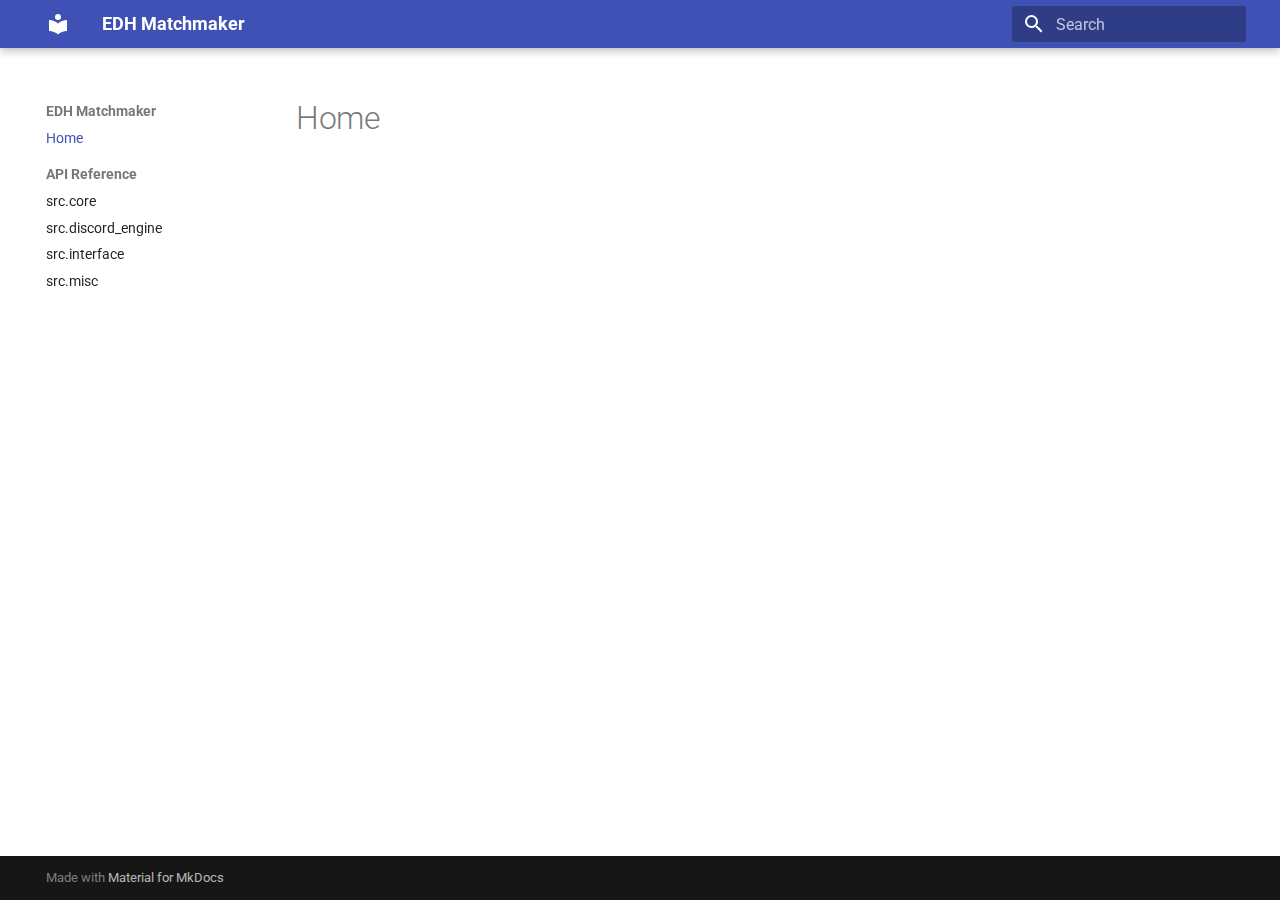
<file: site/index.html>
<!doctype html>
<html lang="en" class="no-js">
  <head>
    
      <meta charset="utf-8">
      <meta name="viewport" content="width=device-width,initial-scale=1">
      
        <meta name="description" content="Matchmaking for EDH game">
      
      
      
        <link rel="canonical" href="https://even.github.io/EDH_matchmaker/">
      
      
      
        <link rel="next" href="src/core/">
      
      
        
      
      
      <link rel="icon" href="assets/images/favicon.png">
      <meta name="generator" content="mkdocs-1.6.1, mkdocs-material-9.7.1">
    
    
      
        <title>EDH Matchmaker</title>
      
    
    
      <link rel="stylesheet" href="assets/stylesheets/main.484c7ddc.min.css">
      
      


    
    
      
    
    
      
        
        
        <link rel="preconnect" href="https://fonts.gstatic.com" crossorigin>
        <link rel="stylesheet" href="https://fonts.googleapis.com/css?family=Roboto:300,300i,400,400i,700,700i%7CRoboto+Mono:400,400i,700,700i&display=fallback">
        <style>:root{--md-text-font:"Roboto";--md-code-font:"Roboto Mono"}</style>
      
    
    
      <link rel="stylesheet" href="assets/_mkdocstrings.css">
    
    <script>__md_scope=new URL(".",location),__md_hash=e=>[...e].reduce(((e,_)=>(e<<5)-e+_.charCodeAt(0)),0),__md_get=(e,_=localStorage,t=__md_scope)=>JSON.parse(_.getItem(t.pathname+"."+e)),__md_set=(e,_,t=localStorage,a=__md_scope)=>{try{t.setItem(a.pathname+"."+e,JSON.stringify(_))}catch(e){}}</script>
    
      

    
    
  </head>
  
  
    <body dir="ltr">
  
    
    <input class="md-toggle" data-md-toggle="drawer" type="checkbox" id="__drawer" autocomplete="off">
    <input class="md-toggle" data-md-toggle="search" type="checkbox" id="__search" autocomplete="off">
    <label class="md-overlay" for="__drawer"></label>
    <div data-md-component="skip">
      
    </div>
    <div data-md-component="announce">
      
    </div>
    
    
      

  

<header class="md-header md-header--shadow" data-md-component="header">
  <nav class="md-header__inner md-grid" aria-label="Header">
    <a href="." title="EDH Matchmaker" class="md-header__button md-logo" aria-label="EDH Matchmaker" data-md-component="logo">
      
  
  <svg xmlns="http://www.w3.org/2000/svg" viewBox="0 0 24 24"><path d="M12 8a3 3 0 0 0 3-3 3 3 0 0 0-3-3 3 3 0 0 0-3 3 3 3 0 0 0 3 3m0 3.54C9.64 9.35 6.5 8 3 8v11c3.5 0 6.64 1.35 9 3.54 2.36-2.19 5.5-3.54 9-3.54V8c-3.5 0-6.64 1.35-9 3.54"/></svg>

    </a>
    <label class="md-header__button md-icon" for="__drawer">
      
      <svg xmlns="http://www.w3.org/2000/svg" viewBox="0 0 24 24"><path d="M3 6h18v2H3zm0 5h18v2H3zm0 5h18v2H3z"/></svg>
    </label>
    <div class="md-header__title" data-md-component="header-title">
      <div class="md-header__ellipsis">
        <div class="md-header__topic">
          <span class="md-ellipsis">
            EDH Matchmaker
          </span>
        </div>
        <div class="md-header__topic" data-md-component="header-topic">
          <span class="md-ellipsis">
            
              Home
            
          </span>
        </div>
      </div>
    </div>
    
    
      <script>var palette=__md_get("__palette");if(palette&&palette.color){if("(prefers-color-scheme)"===palette.color.media){var media=matchMedia("(prefers-color-scheme: light)"),input=document.querySelector(media.matches?"[data-md-color-media='(prefers-color-scheme: light)']":"[data-md-color-media='(prefers-color-scheme: dark)']");palette.color.media=input.getAttribute("data-md-color-media"),palette.color.scheme=input.getAttribute("data-md-color-scheme"),palette.color.primary=input.getAttribute("data-md-color-primary"),palette.color.accent=input.getAttribute("data-md-color-accent")}for(var[key,value]of Object.entries(palette.color))document.body.setAttribute("data-md-color-"+key,value)}</script>
    
    
    
      
      
        <label class="md-header__button md-icon" for="__search">
          
          <svg xmlns="http://www.w3.org/2000/svg" viewBox="0 0 24 24"><path d="M9.5 3A6.5 6.5 0 0 1 16 9.5c0 1.61-.59 3.09-1.56 4.23l.27.27h.79l5 5-1.5 1.5-5-5v-.79l-.27-.27A6.52 6.52 0 0 1 9.5 16 6.5 6.5 0 0 1 3 9.5 6.5 6.5 0 0 1 9.5 3m0 2C7 5 5 7 5 9.5S7 14 9.5 14 14 12 14 9.5 12 5 9.5 5"/></svg>
        </label>
        <div class="md-search" data-md-component="search" role="dialog">
  <label class="md-search__overlay" for="__search"></label>
  <div class="md-search__inner" role="search">
    <form class="md-search__form" name="search">
      <input type="text" class="md-search__input" name="query" aria-label="Search" placeholder="Search" autocapitalize="off" autocorrect="off" autocomplete="off" spellcheck="false" data-md-component="search-query" required>
      <label class="md-search__icon md-icon" for="__search">
        
        <svg xmlns="http://www.w3.org/2000/svg" viewBox="0 0 24 24"><path d="M9.5 3A6.5 6.5 0 0 1 16 9.5c0 1.61-.59 3.09-1.56 4.23l.27.27h.79l5 5-1.5 1.5-5-5v-.79l-.27-.27A6.52 6.52 0 0 1 9.5 16 6.5 6.5 0 0 1 3 9.5 6.5 6.5 0 0 1 9.5 3m0 2C7 5 5 7 5 9.5S7 14 9.5 14 14 12 14 9.5 12 5 9.5 5"/></svg>
        
        <svg xmlns="http://www.w3.org/2000/svg" viewBox="0 0 24 24"><path d="M20 11v2H8l5.5 5.5-1.42 1.42L4.16 12l7.92-7.92L13.5 5.5 8 11z"/></svg>
      </label>
      <nav class="md-search__options" aria-label="Search">
        
        <button type="reset" class="md-search__icon md-icon" title="Clear" aria-label="Clear" tabindex="-1">
          
          <svg xmlns="http://www.w3.org/2000/svg" viewBox="0 0 24 24"><path d="M19 6.41 17.59 5 12 10.59 6.41 5 5 6.41 10.59 12 5 17.59 6.41 19 12 13.41 17.59 19 19 17.59 13.41 12z"/></svg>
        </button>
      </nav>
      
    </form>
    <div class="md-search__output">
      <div class="md-search__scrollwrap" tabindex="0" data-md-scrollfix>
        <div class="md-search-result" data-md-component="search-result">
          <div class="md-search-result__meta">
            Initializing search
          </div>
          <ol class="md-search-result__list" role="presentation"></ol>
        </div>
      </div>
    </div>
  </div>
</div>
      
    
    
  </nav>
  
</header>
    
    <div class="md-container" data-md-component="container">
      
      
        
          
        
      
      <main class="md-main" data-md-component="main">
        <div class="md-main__inner md-grid">
          
            
              
              <div class="md-sidebar md-sidebar--primary" data-md-component="sidebar" data-md-type="navigation" >
                <div class="md-sidebar__scrollwrap">
                  <div class="md-sidebar__inner">
                    



<nav class="md-nav md-nav--primary" aria-label="Navigation" data-md-level="0">
  <label class="md-nav__title" for="__drawer">
    <a href="." title="EDH Matchmaker" class="md-nav__button md-logo" aria-label="EDH Matchmaker" data-md-component="logo">
      
  
  <svg xmlns="http://www.w3.org/2000/svg" viewBox="0 0 24 24"><path d="M12 8a3 3 0 0 0 3-3 3 3 0 0 0-3-3 3 3 0 0 0-3 3 3 3 0 0 0 3 3m0 3.54C9.64 9.35 6.5 8 3 8v11c3.5 0 6.64 1.35 9 3.54 2.36-2.19 5.5-3.54 9-3.54V8c-3.5 0-6.64 1.35-9 3.54"/></svg>

    </a>
    EDH Matchmaker
  </label>
  
  <ul class="md-nav__list" data-md-scrollfix>
    
      
      
  
  
    
  
  
  
    <li class="md-nav__item md-nav__item--active">
      
      <input class="md-nav__toggle md-toggle" type="checkbox" id="__toc">
      
      
      
      <a href="." class="md-nav__link md-nav__link--active">
        
  
  
  <span class="md-ellipsis">
    
  
    Home
  

    
  </span>
  
  

      </a>
      
    </li>
  

    
      
      
  
  
  
  
    
    
    
    
      
        
        
      
    
    
    <li class="md-nav__item md-nav__item--section md-nav__item--nested">
      
        
        
        <input class="md-nav__toggle md-toggle " type="checkbox" id="__nav_2" >
        
          
          <label class="md-nav__link" for="__nav_2" id="__nav_2_label" tabindex="">
            
  
  
  <span class="md-ellipsis">
    
  
    API Reference
  

    
  </span>
  
  

            <span class="md-nav__icon md-icon"></span>
          </label>
        
        <nav class="md-nav" data-md-level="1" aria-labelledby="__nav_2_label" aria-expanded="false">
          <label class="md-nav__title" for="__nav_2">
            <span class="md-nav__icon md-icon"></span>
            
  
    API Reference
  

          </label>
          <ul class="md-nav__list" data-md-scrollfix>
            
              
                
  
  
  
  
    <li class="md-nav__item">
      <a href="src/core/" class="md-nav__link">
        
  
  
  <span class="md-ellipsis">
    
  
    src.core
  

    
  </span>
  
  

      </a>
    </li>
  

              
            
              
                
  
  
  
  
    <li class="md-nav__item">
      <a href="src/discord_engine/" class="md-nav__link">
        
  
  
  <span class="md-ellipsis">
    
  
    src.discord_engine
  

    
  </span>
  
  

      </a>
    </li>
  

              
            
              
                
  
  
  
  
    <li class="md-nav__item">
      <a href="src/interface/" class="md-nav__link">
        
  
  
  <span class="md-ellipsis">
    
  
    src.interface
  

    
  </span>
  
  

      </a>
    </li>
  

              
            
              
                
  
  
  
  
    <li class="md-nav__item">
      <a href="src/misc/" class="md-nav__link">
        
  
  
  <span class="md-ellipsis">
    
  
    src.misc
  

    
  </span>
  
  

      </a>
    </li>
  

              
            
          </ul>
        </nav>
      
    </li>
  

    
  </ul>
</nav>
                  </div>
                </div>
              </div>
            
            
              
              <div class="md-sidebar md-sidebar--secondary" data-md-component="sidebar" data-md-type="toc" >
                <div class="md-sidebar__scrollwrap">
                  <div class="md-sidebar__inner">
                    

<nav class="md-nav md-nav--secondary" aria-label="Table of contents">
  
  
  
  
</nav>
                  </div>
                </div>
              </div>
            
          
          
            <div class="md-content" data-md-component="content">
              
              <article class="md-content__inner md-typeset">
                
                  



  <h1>Home</h1>














                
              </article>
            </div>
          
          
<script>var target=document.getElementById(location.hash.slice(1));target&&target.name&&(target.checked=target.name.startsWith("__tabbed_"))</script>
        </div>
        
          <button type="button" class="md-top md-icon" data-md-component="top" hidden>
  
  <svg xmlns="http://www.w3.org/2000/svg" viewBox="0 0 24 24"><path d="M13 20h-2V8l-5.5 5.5-1.42-1.42L12 4.16l7.92 7.92-1.42 1.42L13 8z"/></svg>
  Back to top
</button>
        
      </main>
      
        <footer class="md-footer">
  
  <div class="md-footer-meta md-typeset">
    <div class="md-footer-meta__inner md-grid">
      <div class="md-copyright">
  
  
    Made with
    <a href="https://squidfunk.github.io/mkdocs-material/" target="_blank" rel="noopener">
      Material for MkDocs
    </a>
  
</div>
      
    </div>
  </div>
</footer>
      
    </div>
    <div class="md-dialog" data-md-component="dialog">
      <div class="md-dialog__inner md-typeset"></div>
    </div>
    
    
    
      
      
      <script id="__config" type="application/json">{"annotate": null, "base": ".", "features": ["navigation.instant", "navigation.sections", "navigation.top", "content.code.copy"], "search": "assets/javascripts/workers/search.2c215733.min.js", "tags": null, "translations": {"clipboard.copied": "Copied to clipboard", "clipboard.copy": "Copy to clipboard", "search.result.more.one": "1 more on this page", "search.result.more.other": "# more on this page", "search.result.none": "No matching documents", "search.result.one": "1 matching document", "search.result.other": "# matching documents", "search.result.placeholder": "Type to start searching", "search.result.term.missing": "Missing", "select.version": "Select version"}, "version": null}</script>
    
    
      <script src="assets/javascripts/bundle.79ae519e.min.js"></script>
      
    
  </body>
</html>
</file>
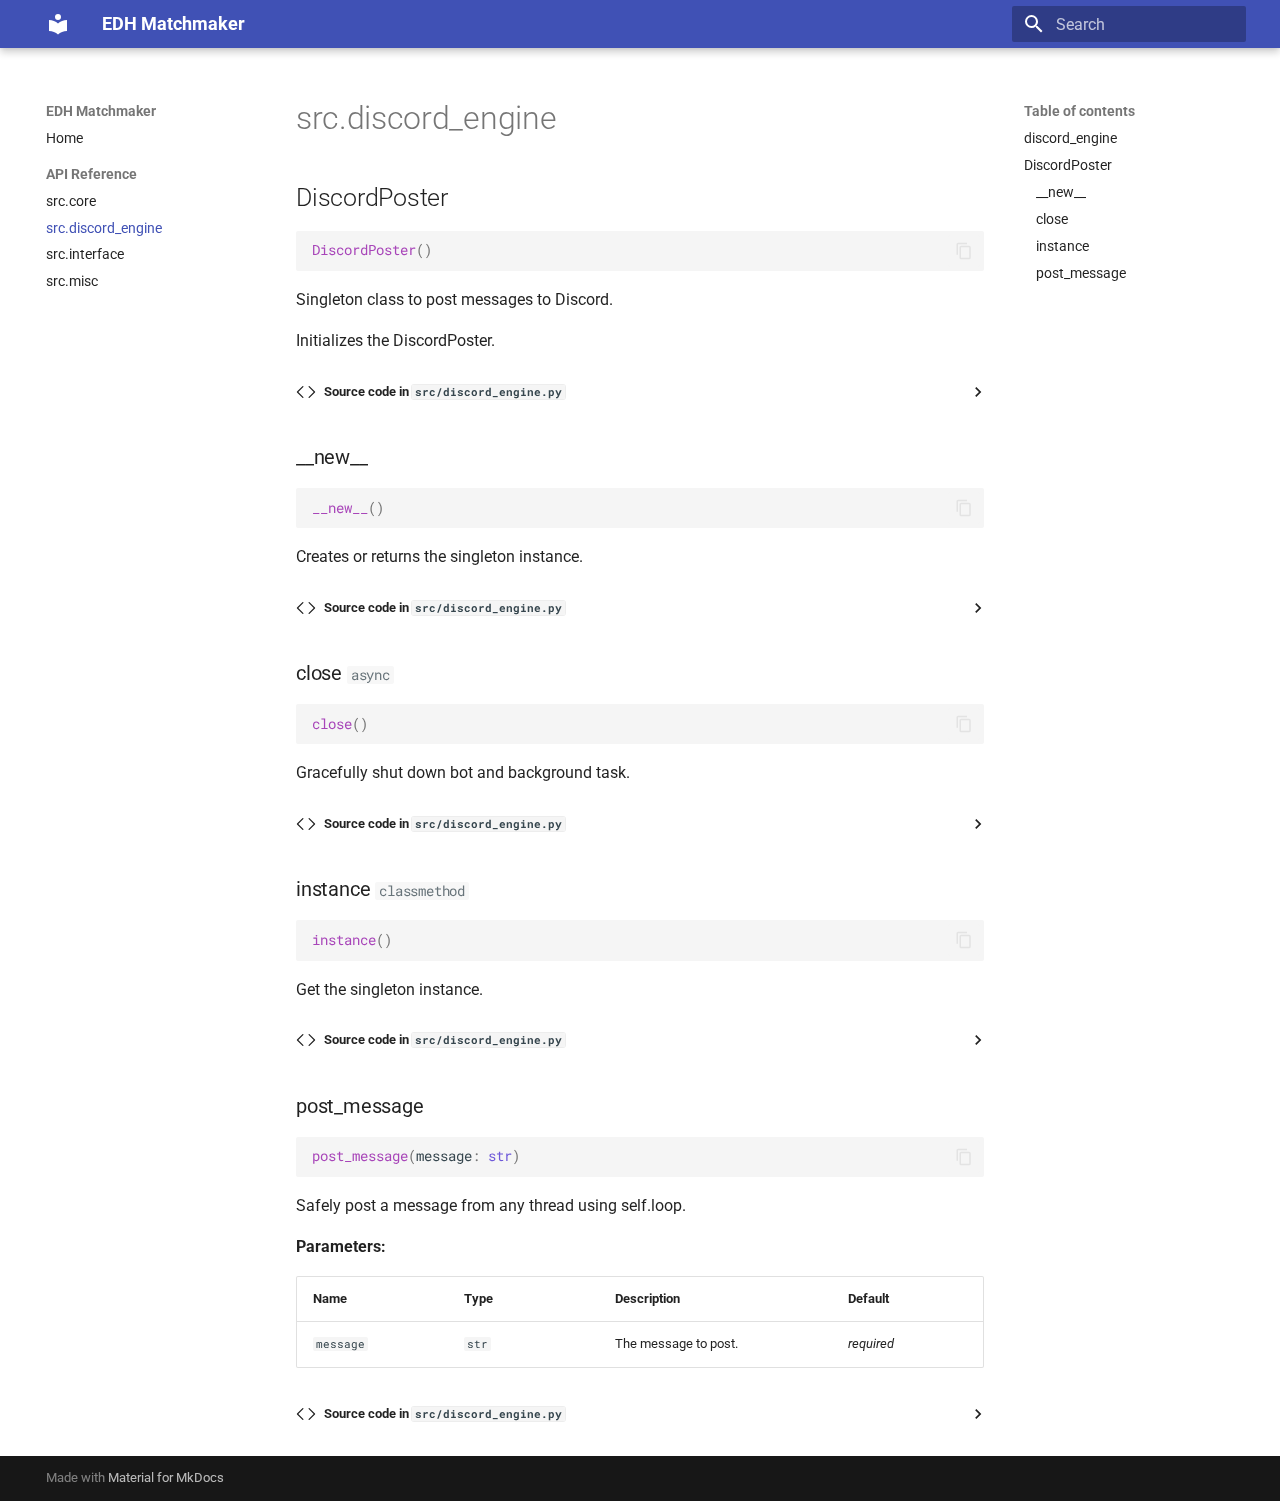
<file: src/discord_engine/index.html>
<!doctype html>
<html lang="en" class="no-js">
  <head>
    
      <meta charset="utf-8">
      <meta name="viewport" content="width=device-width,initial-scale=1">
      
        <meta name="description" content="Matchmaking for EDH game">
      
      
      
        <link rel="canonical" href="https://even.github.io/EDH_matchmaker/src/discord_engine/">
      
      
        <link rel="prev" href="../core/">
      
      
        <link rel="next" href="../interface/">
      
      
        
      
      
      <link rel="icon" href="../../assets/images/favicon.png">
      <meta name="generator" content="mkdocs-1.6.1, mkdocs-material-9.7.3">
    
    
      
        <title>src.discord_engine - EDH Matchmaker</title>
      
    
    
      <link rel="stylesheet" href="../../assets/stylesheets/main.484c7ddc.min.css">
      
      


    
    
      
    
    
      
        
        
        <link rel="preconnect" href="https://fonts.gstatic.com" crossorigin>
        <link rel="stylesheet" href="https://fonts.googleapis.com/css?family=Roboto:300,300i,400,400i,700,700i%7CRoboto+Mono:400,400i,700,700i&display=fallback">
        <style>:root{--md-text-font:"Roboto";--md-code-font:"Roboto Mono"}</style>
      
    
    
      <link rel="stylesheet" href="../../assets/_mkdocstrings.css">
    
    <script>__md_scope=new URL("../..",location),__md_hash=e=>[...e].reduce(((e,_)=>(e<<5)-e+_.charCodeAt(0)),0),__md_get=(e,_=localStorage,t=__md_scope)=>JSON.parse(_.getItem(t.pathname+"."+e)),__md_set=(e,_,t=localStorage,a=__md_scope)=>{try{t.setItem(a.pathname+"."+e,JSON.stringify(_))}catch(e){}}</script>
    
      

    
    
  </head>
  
  
    <body dir="ltr">
  
    
    <input class="md-toggle" data-md-toggle="drawer" type="checkbox" id="__drawer" autocomplete="off">
    <input class="md-toggle" data-md-toggle="search" type="checkbox" id="__search" autocomplete="off">
    <label class="md-overlay" for="__drawer"></label>
    <div data-md-component="skip">
      
        
        <a href="#src.discord_engine" class="md-skip">
          Skip to content
        </a>
      
    </div>
    <div data-md-component="announce">
      
    </div>
    
    
      

  

<header class="md-header md-header--shadow" data-md-component="header">
  <nav class="md-header__inner md-grid" aria-label="Header">
    <a href="../.." title="EDH Matchmaker" class="md-header__button md-logo" aria-label="EDH Matchmaker" data-md-component="logo">
      
  
  <svg xmlns="http://www.w3.org/2000/svg" viewBox="0 0 24 24"><path d="M12 8a3 3 0 0 0 3-3 3 3 0 0 0-3-3 3 3 0 0 0-3 3 3 3 0 0 0 3 3m0 3.54C9.64 9.35 6.5 8 3 8v11c3.5 0 6.64 1.35 9 3.54 2.36-2.19 5.5-3.54 9-3.54V8c-3.5 0-6.64 1.35-9 3.54"/></svg>

    </a>
    <label class="md-header__button md-icon" for="__drawer">
      
      <svg xmlns="http://www.w3.org/2000/svg" viewBox="0 0 24 24"><path d="M3 6h18v2H3zm0 5h18v2H3zm0 5h18v2H3z"/></svg>
    </label>
    <div class="md-header__title" data-md-component="header-title">
      <div class="md-header__ellipsis">
        <div class="md-header__topic">
          <span class="md-ellipsis">
            EDH Matchmaker
          </span>
        </div>
        <div class="md-header__topic" data-md-component="header-topic">
          <span class="md-ellipsis">
            
              src.discord_engine
            
          </span>
        </div>
      </div>
    </div>
    
    
      <script>var palette=__md_get("__palette");if(palette&&palette.color){if("(prefers-color-scheme)"===palette.color.media){var media=matchMedia("(prefers-color-scheme: light)"),input=document.querySelector(media.matches?"[data-md-color-media='(prefers-color-scheme: light)']":"[data-md-color-media='(prefers-color-scheme: dark)']");palette.color.media=input.getAttribute("data-md-color-media"),palette.color.scheme=input.getAttribute("data-md-color-scheme"),palette.color.primary=input.getAttribute("data-md-color-primary"),palette.color.accent=input.getAttribute("data-md-color-accent")}for(var[key,value]of Object.entries(palette.color))document.body.setAttribute("data-md-color-"+key,value)}</script>
    
    
    
      
      
        <label class="md-header__button md-icon" for="__search">
          
          <svg xmlns="http://www.w3.org/2000/svg" viewBox="0 0 24 24"><path d="M9.5 3A6.5 6.5 0 0 1 16 9.5c0 1.61-.59 3.09-1.56 4.23l.27.27h.79l5 5-1.5 1.5-5-5v-.79l-.27-.27A6.52 6.52 0 0 1 9.5 16 6.5 6.5 0 0 1 3 9.5 6.5 6.5 0 0 1 9.5 3m0 2C7 5 5 7 5 9.5S7 14 9.5 14 14 12 14 9.5 12 5 9.5 5"/></svg>
        </label>
        <div class="md-search" data-md-component="search" role="dialog">
  <label class="md-search__overlay" for="__search"></label>
  <div class="md-search__inner" role="search">
    <form class="md-search__form" name="search">
      <input type="text" class="md-search__input" name="query" aria-label="Search" placeholder="Search" autocapitalize="off" autocorrect="off" autocomplete="off" spellcheck="false" data-md-component="search-query" required>
      <label class="md-search__icon md-icon" for="__search">
        
        <svg xmlns="http://www.w3.org/2000/svg" viewBox="0 0 24 24"><path d="M9.5 3A6.5 6.5 0 0 1 16 9.5c0 1.61-.59 3.09-1.56 4.23l.27.27h.79l5 5-1.5 1.5-5-5v-.79l-.27-.27A6.52 6.52 0 0 1 9.5 16 6.5 6.5 0 0 1 3 9.5 6.5 6.5 0 0 1 9.5 3m0 2C7 5 5 7 5 9.5S7 14 9.5 14 14 12 14 9.5 12 5 9.5 5"/></svg>
        
        <svg xmlns="http://www.w3.org/2000/svg" viewBox="0 0 24 24"><path d="M20 11v2H8l5.5 5.5-1.42 1.42L4.16 12l7.92-7.92L13.5 5.5 8 11z"/></svg>
      </label>
      <nav class="md-search__options" aria-label="Search">
        
        <button type="reset" class="md-search__icon md-icon" title="Clear" aria-label="Clear" tabindex="-1">
          
          <svg xmlns="http://www.w3.org/2000/svg" viewBox="0 0 24 24"><path d="M19 6.41 17.59 5 12 10.59 6.41 5 5 6.41 10.59 12 5 17.59 6.41 19 12 13.41 17.59 19 19 17.59 13.41 12z"/></svg>
        </button>
      </nav>
      
    </form>
    <div class="md-search__output">
      <div class="md-search__scrollwrap" tabindex="0" data-md-scrollfix>
        <div class="md-search-result" data-md-component="search-result">
          <div class="md-search-result__meta">
            Initializing search
          </div>
          <ol class="md-search-result__list" role="presentation"></ol>
        </div>
      </div>
    </div>
  </div>
</div>
      
    
    
  </nav>
  
</header>
    
    <div class="md-container" data-md-component="container">
      
      
        
          
        
      
      <main class="md-main" data-md-component="main">
        <div class="md-main__inner md-grid">
          
            
              
              <div class="md-sidebar md-sidebar--primary" data-md-component="sidebar" data-md-type="navigation" >
                <div class="md-sidebar__scrollwrap">
                  <div class="md-sidebar__inner">
                    



<nav class="md-nav md-nav--primary" aria-label="Navigation" data-md-level="0">
  <label class="md-nav__title" for="__drawer">
    <a href="../.." title="EDH Matchmaker" class="md-nav__button md-logo" aria-label="EDH Matchmaker" data-md-component="logo">
      
  
  <svg xmlns="http://www.w3.org/2000/svg" viewBox="0 0 24 24"><path d="M12 8a3 3 0 0 0 3-3 3 3 0 0 0-3-3 3 3 0 0 0-3 3 3 3 0 0 0 3 3m0 3.54C9.64 9.35 6.5 8 3 8v11c3.5 0 6.64 1.35 9 3.54 2.36-2.19 5.5-3.54 9-3.54V8c-3.5 0-6.64 1.35-9 3.54"/></svg>

    </a>
    EDH Matchmaker
  </label>
  
  <ul class="md-nav__list" data-md-scrollfix>
    
      
      
  
  
  
  
    <li class="md-nav__item">
      <a href="../.." class="md-nav__link">
        
  
  
  <span class="md-ellipsis">
    
  
    Home
  

    
  </span>
  
  

      </a>
    </li>
  

    
      
      
  
  
    
  
  
  
    
    
    
    
      
        
        
      
    
    
    <li class="md-nav__item md-nav__item--active md-nav__item--section md-nav__item--nested">
      
        
        
        <input class="md-nav__toggle md-toggle " type="checkbox" id="__nav_2" checked>
        
          
          <label class="md-nav__link" for="__nav_2" id="__nav_2_label" tabindex="">
            
  
  
  <span class="md-ellipsis">
    
  
    API Reference
  

    
  </span>
  
  

            <span class="md-nav__icon md-icon"></span>
          </label>
        
        <nav class="md-nav" data-md-level="1" aria-labelledby="__nav_2_label" aria-expanded="true">
          <label class="md-nav__title" for="__nav_2">
            <span class="md-nav__icon md-icon"></span>
            
  
    API Reference
  

          </label>
          <ul class="md-nav__list" data-md-scrollfix>
            
              
                
  
  
  
  
    <li class="md-nav__item">
      <a href="../core/" class="md-nav__link">
        
  
  
  <span class="md-ellipsis">
    
  
    src.core
  

    
  </span>
  
  

      </a>
    </li>
  

              
            
              
                
  
  
    
  
  
  
    <li class="md-nav__item md-nav__item--active">
      
      <input class="md-nav__toggle md-toggle" type="checkbox" id="__toc">
      
      
      
        <label class="md-nav__link md-nav__link--active" for="__toc">
          
  
  
  <span class="md-ellipsis">
    
  
    src.discord_engine
  

    
  </span>
  
  

          <span class="md-nav__icon md-icon"></span>
        </label>
      
      <a href="./" class="md-nav__link md-nav__link--active">
        
  
  
  <span class="md-ellipsis">
    
  
    src.discord_engine
  

    
  </span>
  
  

      </a>
      
        

<nav class="md-nav md-nav--secondary" aria-label="Table of contents">
  
  
  
  
    <label class="md-nav__title" for="__toc">
      <span class="md-nav__icon md-icon"></span>
      Table of contents
    </label>
    <ul class="md-nav__list" data-md-component="toc" data-md-scrollfix>
      
        <li class="md-nav__item">
  <a href="#src.discord_engine" class="md-nav__link">
    <span class="md-ellipsis">
      
        discord_engine
      
    </span>
  </a>
  
</li>
      
        <li class="md-nav__item">
  <a href="#src.discord_engine.DiscordPoster" class="md-nav__link">
    <span class="md-ellipsis">
      
        DiscordPoster
      
    </span>
  </a>
  
    <nav class="md-nav" aria-label="DiscordPoster">
      <ul class="md-nav__list">
        
          <li class="md-nav__item">
  <a href="#src.discord_engine.DiscordPoster.__new__" class="md-nav__link">
    <span class="md-ellipsis">
      
        __new__
      
    </span>
  </a>
  
</li>
        
          <li class="md-nav__item">
  <a href="#src.discord_engine.DiscordPoster.close" class="md-nav__link">
    <span class="md-ellipsis">
      
        close
      
    </span>
  </a>
  
</li>
        
          <li class="md-nav__item">
  <a href="#src.discord_engine.DiscordPoster.instance" class="md-nav__link">
    <span class="md-ellipsis">
      
        instance
      
    </span>
  </a>
  
</li>
        
          <li class="md-nav__item">
  <a href="#src.discord_engine.DiscordPoster.post_message" class="md-nav__link">
    <span class="md-ellipsis">
      
        post_message
      
    </span>
  </a>
  
</li>
        
      </ul>
    </nav>
  
</li>
      
    </ul>
  
</nav>
      
    </li>
  

              
            
              
                
  
  
  
  
    <li class="md-nav__item">
      <a href="../interface/" class="md-nav__link">
        
  
  
  <span class="md-ellipsis">
    
  
    src.interface
  

    
  </span>
  
  

      </a>
    </li>
  

              
            
              
                
  
  
  
  
    <li class="md-nav__item">
      <a href="../misc/" class="md-nav__link">
        
  
  
  <span class="md-ellipsis">
    
  
    src.misc
  

    
  </span>
  
  

      </a>
    </li>
  

              
            
          </ul>
        </nav>
      
    </li>
  

    
  </ul>
</nav>
                  </div>
                </div>
              </div>
            
            
              
              <div class="md-sidebar md-sidebar--secondary" data-md-component="sidebar" data-md-type="toc" >
                <div class="md-sidebar__scrollwrap">
                  <div class="md-sidebar__inner">
                    

<nav class="md-nav md-nav--secondary" aria-label="Table of contents">
  
  
  
  
    <label class="md-nav__title" for="__toc">
      <span class="md-nav__icon md-icon"></span>
      Table of contents
    </label>
    <ul class="md-nav__list" data-md-component="toc" data-md-scrollfix>
      
        <li class="md-nav__item">
  <a href="#src.discord_engine" class="md-nav__link">
    <span class="md-ellipsis">
      
        discord_engine
      
    </span>
  </a>
  
</li>
      
        <li class="md-nav__item">
  <a href="#src.discord_engine.DiscordPoster" class="md-nav__link">
    <span class="md-ellipsis">
      
        DiscordPoster
      
    </span>
  </a>
  
    <nav class="md-nav" aria-label="DiscordPoster">
      <ul class="md-nav__list">
        
          <li class="md-nav__item">
  <a href="#src.discord_engine.DiscordPoster.__new__" class="md-nav__link">
    <span class="md-ellipsis">
      
        __new__
      
    </span>
  </a>
  
</li>
        
          <li class="md-nav__item">
  <a href="#src.discord_engine.DiscordPoster.close" class="md-nav__link">
    <span class="md-ellipsis">
      
        close
      
    </span>
  </a>
  
</li>
        
          <li class="md-nav__item">
  <a href="#src.discord_engine.DiscordPoster.instance" class="md-nav__link">
    <span class="md-ellipsis">
      
        instance
      
    </span>
  </a>
  
</li>
        
          <li class="md-nav__item">
  <a href="#src.discord_engine.DiscordPoster.post_message" class="md-nav__link">
    <span class="md-ellipsis">
      
        post_message
      
    </span>
  </a>
  
</li>
        
      </ul>
    </nav>
  
</li>
      
    </ul>
  
</nav>
                  </div>
                </div>
              </div>
            
          
          
            <div class="md-content" data-md-component="content">
              
              <article class="md-content__inner md-typeset">
                
                  



  <h1>src.discord_engine</h1>

<div class="doc doc-object doc-module">



<a id="src.discord_engine"></a>
    <div class="doc doc-contents first">










<div class="doc doc-children">









<div class="doc doc-object doc-class">



<h2 id="src.discord_engine.DiscordPoster" class="doc doc-heading">
            <span class="doc doc-object-name doc-class-name">DiscordPoster</span>


</h2>
<div class="doc-signature highlight"><pre><span></span><code><span class="nf">DiscordPoster</span><span class="p">()</span>
</code></pre></div>

    <div class="doc doc-contents ">



        <p>Singleton class to post messages to Discord.</p>

        <p>Initializes the DiscordPoster.</p>








                  <details class="mkdocstrings-source">
                    <summary>Source code in <code>src/discord_engine.py</code></summary>
                    <div class="highlight"><table class="highlighttable"><tr><td class="linenos"><div class="linenodiv"><pre><span></span><span class="normal">23</span>
<span class="normal">24</span>
<span class="normal">25</span>
<span class="normal">26</span>
<span class="normal">27</span>
<span class="normal">28</span>
<span class="normal">29</span>
<span class="normal">30</span>
<span class="normal">31</span>
<span class="normal">32</span>
<span class="normal">33</span>
<span class="normal">34</span>
<span class="normal">35</span>
<span class="normal">36</span>
<span class="normal">37</span>
<span class="normal">38</span>
<span class="normal">39</span>
<span class="normal">40</span>
<span class="normal">41</span>
<span class="normal">42</span>
<span class="normal">43</span>
<span class="normal">44</span>
<span class="normal">45</span>
<span class="normal">46</span>
<span class="normal">47</span>
<span class="normal">48</span>
<span class="normal">49</span>
<span class="normal">50</span>
<span class="normal">51</span>
<span class="normal">52</span>
<span class="normal">53</span>
<span class="normal">54</span>
<span class="normal">55</span>
<span class="normal">56</span>
<span class="normal">57</span>
<span class="normal">58</span>
<span class="normal">59</span></pre></div></td><td class="code"><div><pre><span></span><code><span class="k">def</span><span class="w"> </span><span class="fm">__init__</span><span class="p">(</span><span class="bp">self</span><span class="p">):</span>
<span class="w">    </span><span class="sd">&quot;&quot;&quot;Initializes the DiscordPoster.&quot;&quot;&quot;</span>
    <span class="k">if</span> <span class="bp">self</span><span class="o">.</span><span class="n">_initialized</span><span class="p">:</span>
        <span class="k">return</span>

    <span class="bp">self</span><span class="o">.</span><span class="n">token</span><span class="p">:</span> <span class="nb">str</span> <span class="o">=</span> <span class="n">os</span><span class="o">.</span><span class="n">getenv</span><span class="p">(</span><span class="s2">&quot;DISCORD_TOKEN&quot;</span><span class="p">,</span> <span class="s2">&quot;&quot;</span><span class="p">)</span>
    <span class="bp">self</span><span class="o">.</span><span class="n">guild_id</span> <span class="o">=</span> <span class="nb">int</span><span class="p">(</span><span class="n">os</span><span class="o">.</span><span class="n">getenv</span><span class="p">(</span><span class="s2">&quot;GUILD_ID&quot;</span><span class="p">,</span> <span class="mi">0</span><span class="p">))</span>
    <span class="bp">self</span><span class="o">.</span><span class="n">channel_id</span> <span class="o">=</span> <span class="nb">int</span><span class="p">(</span><span class="n">os</span><span class="o">.</span><span class="n">getenv</span><span class="p">(</span><span class="s2">&quot;CHANNEL_ID&quot;</span><span class="p">,</span> <span class="mi">0</span><span class="p">))</span>

    <span class="c1"># Set up bot</span>
    <span class="n">intents</span> <span class="o">=</span> <span class="n">discord</span><span class="o">.</span><span class="n">Intents</span><span class="o">.</span><span class="n">default</span><span class="p">()</span>
    <span class="n">intents</span><span class="o">.</span><span class="n">guilds</span> <span class="o">=</span> <span class="kc">True</span>
    <span class="n">intents</span><span class="o">.</span><span class="n">messages</span> <span class="o">=</span> <span class="kc">True</span>
    <span class="bp">self</span><span class="o">.</span><span class="n">bot</span> <span class="o">=</span> <span class="n">commands</span><span class="o">.</span><span class="n">Bot</span><span class="p">(</span><span class="n">command_prefix</span><span class="o">=</span><span class="s2">&quot;!&quot;</span><span class="p">,</span> <span class="n">intents</span><span class="o">=</span><span class="n">intents</span><span class="p">)</span>

    <span class="c1"># Message queue</span>
    <span class="bp">self</span><span class="o">.</span><span class="n">message_queue</span> <span class="o">=</span> <span class="n">asyncio</span><span class="o">.</span><span class="n">Queue</span><span class="p">()</span>

    <span class="c1"># To detect when loop is ready</span>
    <span class="bp">self</span><span class="o">.</span><span class="n">loop_ready</span> <span class="o">=</span> <span class="n">threading</span><span class="o">.</span><span class="n">Event</span><span class="p">()</span>

    <span class="c1"># Background task reference</span>
    <span class="bp">self</span><span class="o">.</span><span class="n">queue_task</span> <span class="o">=</span> <span class="kc">None</span>

    <span class="nd">@self</span><span class="o">.</span><span class="n">bot</span><span class="o">.</span><span class="n">event</span>
    <span class="k">async</span> <span class="k">def</span><span class="w"> </span><span class="nf">on_ready</span><span class="p">():</span>
        <span class="c1"># Start queue processor inside bot&#39;s event loop</span>
        <span class="k">if</span> <span class="ow">not</span> <span class="bp">self</span><span class="o">.</span><span class="n">queue_task</span> <span class="ow">or</span> <span class="bp">self</span><span class="o">.</span><span class="n">queue_task</span><span class="o">.</span><span class="n">done</span><span class="p">():</span>
            <span class="bp">self</span><span class="o">.</span><span class="n">queue_task</span> <span class="o">=</span> <span class="bp">self</span><span class="o">.</span><span class="n">bot</span><span class="o">.</span><span class="n">loop</span><span class="o">.</span><span class="n">create_task</span><span class="p">(</span><span class="bp">self</span><span class="o">.</span><span class="n">_process_queued_messages</span><span class="p">())</span>

    <span class="c1"># Start bot in background thread</span>
    <span class="bp">self</span><span class="o">.</span><span class="n">thread</span> <span class="o">=</span> <span class="n">threading</span><span class="o">.</span><span class="n">Thread</span><span class="p">(</span><span class="n">target</span><span class="o">=</span><span class="bp">self</span><span class="o">.</span><span class="n">_run_bot_loop</span><span class="p">,</span> <span class="n">daemon</span><span class="o">=</span><span class="kc">True</span><span class="p">)</span>
    <span class="bp">self</span><span class="o">.</span><span class="n">thread</span><span class="o">.</span><span class="n">start</span><span class="p">()</span>

    <span class="bp">self</span><span class="o">.</span><span class="n">loop_ready</span><span class="o">.</span><span class="n">wait</span><span class="p">()</span>  <span class="c1"># Ensure loop is ready</span>

    <span class="bp">self</span><span class="o">.</span><span class="n">_initialized</span> <span class="o">=</span> <span class="kc">True</span>
</code></pre></div></td></tr></table></div>
                  </details>



<div class="doc doc-children">










<div class="doc doc-object doc-function">


<h3 id="src.discord_engine.DiscordPoster.__new__" class="doc doc-heading">
            <span class="doc doc-object-name doc-function-name">__new__</span>


</h3>
<div class="doc-signature highlight"><pre><span></span><code><span class="nf">__new__</span><span class="p">()</span>
</code></pre></div>

    <div class="doc doc-contents ">

        <p>Creates or returns the singleton instance.</p>


            <details class="mkdocstrings-source">
              <summary>Source code in <code>src/discord_engine.py</code></summary>
              <div class="highlight"><table class="highlighttable"><tr><td class="linenos"><div class="linenodiv"><pre><span></span><span class="normal">15</span>
<span class="normal">16</span>
<span class="normal">17</span>
<span class="normal">18</span>
<span class="normal">19</span>
<span class="normal">20</span>
<span class="normal">21</span></pre></div></td><td class="code"><div><pre><span></span><code><span class="k">def</span><span class="w"> </span><span class="fm">__new__</span><span class="p">(</span><span class="bp">cls</span><span class="p">):</span>
<span class="w">    </span><span class="sd">&quot;&quot;&quot;Creates or returns the singleton instance.&quot;&quot;&quot;</span>
    <span class="k">with</span> <span class="bp">cls</span><span class="o">.</span><span class="n">_lock</span><span class="p">:</span>
        <span class="k">if</span> <span class="bp">cls</span><span class="o">.</span><span class="n">_instance</span> <span class="ow">is</span> <span class="kc">None</span><span class="p">:</span>
            <span class="bp">cls</span><span class="o">.</span><span class="n">_instance</span> <span class="o">=</span> <span class="nb">super</span><span class="p">()</span><span class="o">.</span><span class="fm">__new__</span><span class="p">(</span><span class="bp">cls</span><span class="p">)</span>
            <span class="bp">cls</span><span class="o">.</span><span class="n">_instance</span><span class="o">.</span><span class="n">_initialized</span> <span class="o">=</span> <span class="kc">False</span>
    <span class="k">return</span> <span class="bp">cls</span><span class="o">.</span><span class="n">_instance</span>
</code></pre></div></td></tr></table></div>
            </details>
    </div>

</div>

<div class="doc doc-object doc-function">


<h3 id="src.discord_engine.DiscordPoster.close" class="doc doc-heading">
            <span class="doc doc-object-name doc-function-name">close</span>


  <span class="doc doc-labels">
      <small class="doc doc-label doc-label-async"><code>async</code></small>
  </span>

</h3>
<div class="doc-signature highlight"><pre><span></span><code><span class="nf">close</span><span class="p">()</span>
</code></pre></div>

    <div class="doc doc-contents ">

        <p>Gracefully shut down bot and background task.</p>


            <details class="mkdocstrings-source">
              <summary>Source code in <code>src/discord_engine.py</code></summary>
              <div class="highlight"><table class="highlighttable"><tr><td class="linenos"><div class="linenodiv"><pre><span></span><span class="normal">132</span>
<span class="normal">133</span>
<span class="normal">134</span>
<span class="normal">135</span>
<span class="normal">136</span>
<span class="normal">137</span></pre></div></td><td class="code"><div><pre><span></span><code><span class="k">async</span> <span class="k">def</span><span class="w"> </span><span class="nf">close</span><span class="p">(</span><span class="bp">self</span><span class="p">):</span>
<span class="w">    </span><span class="sd">&quot;&quot;&quot;Gracefully shut down bot and background task.&quot;&quot;&quot;</span>
    <span class="k">if</span> <span class="bp">self</span><span class="o">.</span><span class="n">loop</span> <span class="ow">and</span> <span class="bp">self</span><span class="o">.</span><span class="n">loop</span><span class="o">.</span><span class="n">is_running</span><span class="p">():</span>
        <span class="k">await</span> <span class="bp">self</span><span class="o">.</span><span class="n">bot</span><span class="o">.</span><span class="n">close</span><span class="p">()</span>
        <span class="k">if</span> <span class="bp">self</span><span class="o">.</span><span class="n">queue_task</span><span class="p">:</span>
            <span class="bp">self</span><span class="o">.</span><span class="n">queue_task</span><span class="o">.</span><span class="n">cancel</span><span class="p">()</span>
</code></pre></div></td></tr></table></div>
            </details>
    </div>

</div>

<div class="doc doc-object doc-function">


<h3 id="src.discord_engine.DiscordPoster.instance" class="doc doc-heading">
            <span class="doc doc-object-name doc-function-name">instance</span>


  <span class="doc doc-labels">
      <small class="doc doc-label doc-label-classmethod"><code>classmethod</code></small>
  </span>

</h3>
<div class="doc-signature highlight"><pre><span></span><code><span class="nf">instance</span><span class="p">()</span>
</code></pre></div>

    <div class="doc doc-contents ">

        <p>Get the singleton instance.</p>


            <details class="mkdocstrings-source">
              <summary>Source code in <code>src/discord_engine.py</code></summary>
              <div class="highlight"><table class="highlighttable"><tr><td class="linenos"><div class="linenodiv"><pre><span></span><span class="normal">139</span>
<span class="normal">140</span>
<span class="normal">141</span>
<span class="normal">142</span></pre></div></td><td class="code"><div><pre><span></span><code><span class="nd">@classmethod</span>
<span class="k">def</span><span class="w"> </span><span class="nf">instance</span><span class="p">(</span><span class="bp">cls</span><span class="p">):</span>
<span class="w">    </span><span class="sd">&quot;&quot;&quot;Get the singleton instance.&quot;&quot;&quot;</span>
    <span class="k">return</span> <span class="bp">cls</span><span class="p">()</span>
</code></pre></div></td></tr></table></div>
            </details>
    </div>

</div>

<div class="doc doc-object doc-function">


<h3 id="src.discord_engine.DiscordPoster.post_message" class="doc doc-heading">
            <span class="doc doc-object-name doc-function-name">post_message</span>


</h3>
<div class="doc-signature highlight"><pre><span></span><code><span class="nf">post_message</span><span class="p">(</span><span class="n">message</span><span class="p">:</span> <span class="nb">str</span><span class="p">)</span>
</code></pre></div>

    <div class="doc doc-contents ">

        <p>Safely post a message from any thread using self.loop.</p>


<p><span class="doc-section-title">Parameters:</span></p>
    <table>
      <thead>
        <tr>
          <th>Name</th>
          <th>Type</th>
          <th>Description</th>
          <th>Default</th>
        </tr>
      </thead>
      <tbody>
          <tr class="doc-section-item">
            <td>
                <code>message</code>
            </td>
            <td>
                  <code><span title="str">str</span></code>
            </td>
            <td>
              <div class="doc-md-description">
                <p>The message to post.</p>
              </div>
            </td>
            <td>
                <em>required</em>
            </td>
          </tr>
      </tbody>
    </table>


            <details class="mkdocstrings-source">
              <summary>Source code in <code>src/discord_engine.py</code></summary>
              <div class="highlight"><table class="highlighttable"><tr><td class="linenos"><div class="linenodiv"><pre><span></span><span class="normal">117</span>
<span class="normal">118</span>
<span class="normal">119</span>
<span class="normal">120</span>
<span class="normal">121</span>
<span class="normal">122</span>
<span class="normal">123</span>
<span class="normal">124</span>
<span class="normal">125</span>
<span class="normal">126</span>
<span class="normal">127</span>
<span class="normal">128</span>
<span class="normal">129</span>
<span class="normal">130</span></pre></div></td><td class="code"><div><pre><span></span><code><span class="k">def</span><span class="w"> </span><span class="nf">post_message</span><span class="p">(</span><span class="bp">self</span><span class="p">,</span> <span class="n">message</span><span class="p">:</span> <span class="nb">str</span><span class="p">):</span>
<span class="w">    </span><span class="sd">&quot;&quot;&quot;Safely post a message from any thread using self.loop.</span>

<span class="sd">    Args:</span>
<span class="sd">        message: The message to post.</span>
<span class="sd">    &quot;&quot;&quot;</span>
    <span class="k">if</span> <span class="ow">not</span> <span class="bp">self</span><span class="o">.</span><span class="n">loop</span> <span class="ow">or</span> <span class="ow">not</span> <span class="bp">self</span><span class="o">.</span><span class="n">loop</span><span class="o">.</span><span class="n">is_running</span><span class="p">():</span>
        <span class="k">return</span>

    <span class="n">future</span> <span class="o">=</span> <span class="n">asyncio</span><span class="o">.</span><span class="n">run_coroutine_threadsafe</span><span class="p">(</span><span class="bp">self</span><span class="o">.</span><span class="n">message_queue</span><span class="o">.</span><span class="n">put</span><span class="p">(</span><span class="n">message</span><span class="p">),</span> <span class="bp">self</span><span class="o">.</span><span class="n">loop</span><span class="p">)</span>
    <span class="k">try</span><span class="p">:</span>
        <span class="n">future</span><span class="o">.</span><span class="n">result</span><span class="p">()</span>  <span class="c1"># Wait for completion</span>
    <span class="k">except</span> <span class="ne">Exception</span> <span class="k">as</span> <span class="n">e</span><span class="p">:</span>
        <span class="nb">print</span><span class="p">(</span><span class="sa">f</span><span class="s2">&quot;[DiscordPoster] Error posting message: </span><span class="si">{</span><span class="n">e</span><span class="si">}</span><span class="s2">&quot;</span><span class="p">)</span>
</code></pre></div></td></tr></table></div>
            </details>
    </div>

</div>



  </div>

    </div>

</div>




  </div>

    </div>

</div>












                
              </article>
            </div>
          
          
<script>var target=document.getElementById(location.hash.slice(1));target&&target.name&&(target.checked=target.name.startsWith("__tabbed_"))</script>
        </div>
        
          <button type="button" class="md-top md-icon" data-md-component="top" hidden>
  
  <svg xmlns="http://www.w3.org/2000/svg" viewBox="0 0 24 24"><path d="M13 20h-2V8l-5.5 5.5-1.42-1.42L12 4.16l7.92 7.92-1.42 1.42L13 8z"/></svg>
  Back to top
</button>
        
      </main>
      
        <footer class="md-footer">
  
  <div class="md-footer-meta md-typeset">
    <div class="md-footer-meta__inner md-grid">
      <div class="md-copyright">
  
  
    Made with
    <a href="https://squidfunk.github.io/mkdocs-material/" target="_blank" rel="noopener">
      Material for MkDocs
    </a>
  
</div>
      
    </div>
  </div>
</footer>
      
    </div>
    <div class="md-dialog" data-md-component="dialog">
      <div class="md-dialog__inner md-typeset"></div>
    </div>
    
    
    
      
      
      <script id="__config" type="application/json">{"annotate": null, "base": "../..", "features": ["navigation.instant", "navigation.sections", "navigation.top", "content.code.copy"], "search": "../../assets/javascripts/workers/search.2c215733.min.js", "tags": null, "translations": {"clipboard.copied": "Copied to clipboard", "clipboard.copy": "Copy to clipboard", "search.result.more.one": "1 more on this page", "search.result.more.other": "# more on this page", "search.result.none": "No matching documents", "search.result.one": "1 matching document", "search.result.other": "# matching documents", "search.result.placeholder": "Type to start searching", "search.result.term.missing": "Missing", "select.version": "Select version"}, "version": null}</script>
    
    
      <script src="../../assets/javascripts/bundle.79ae519e.min.js"></script>
      
    
  </body>
</html>
</file>
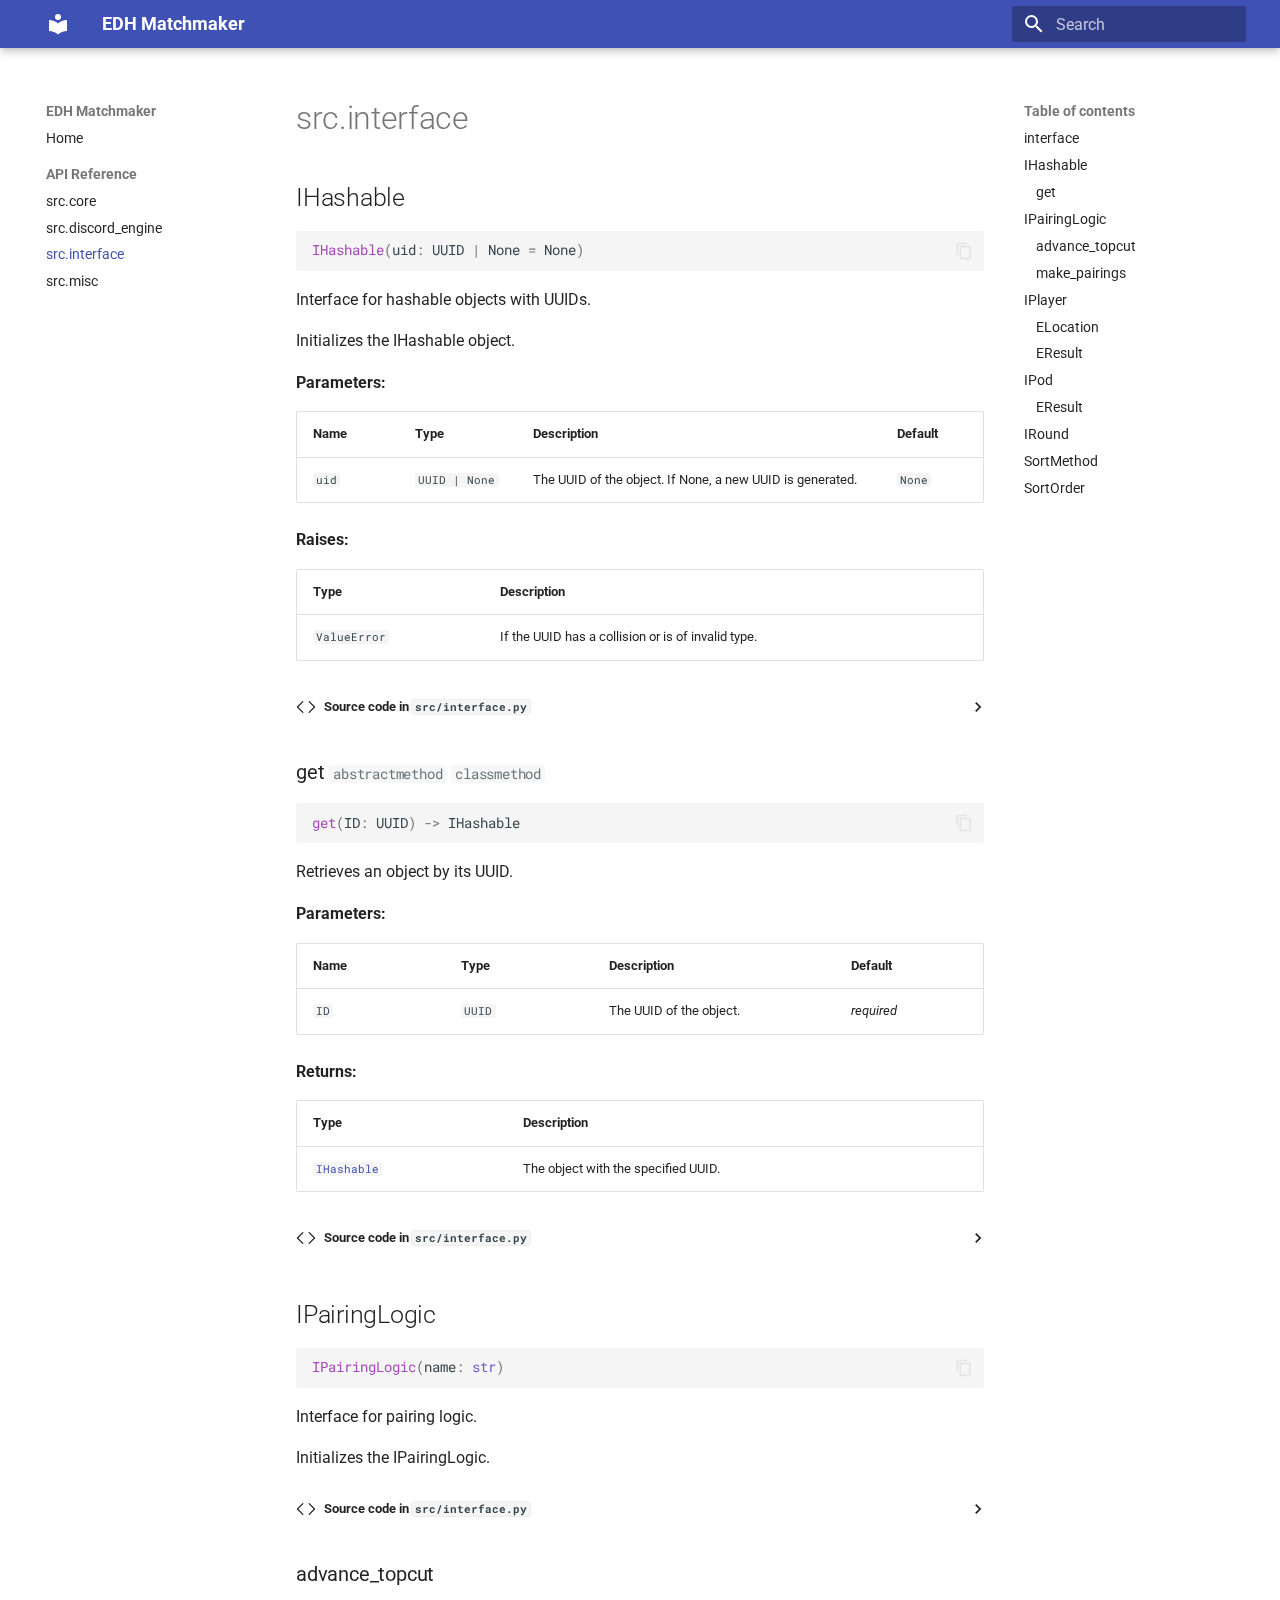
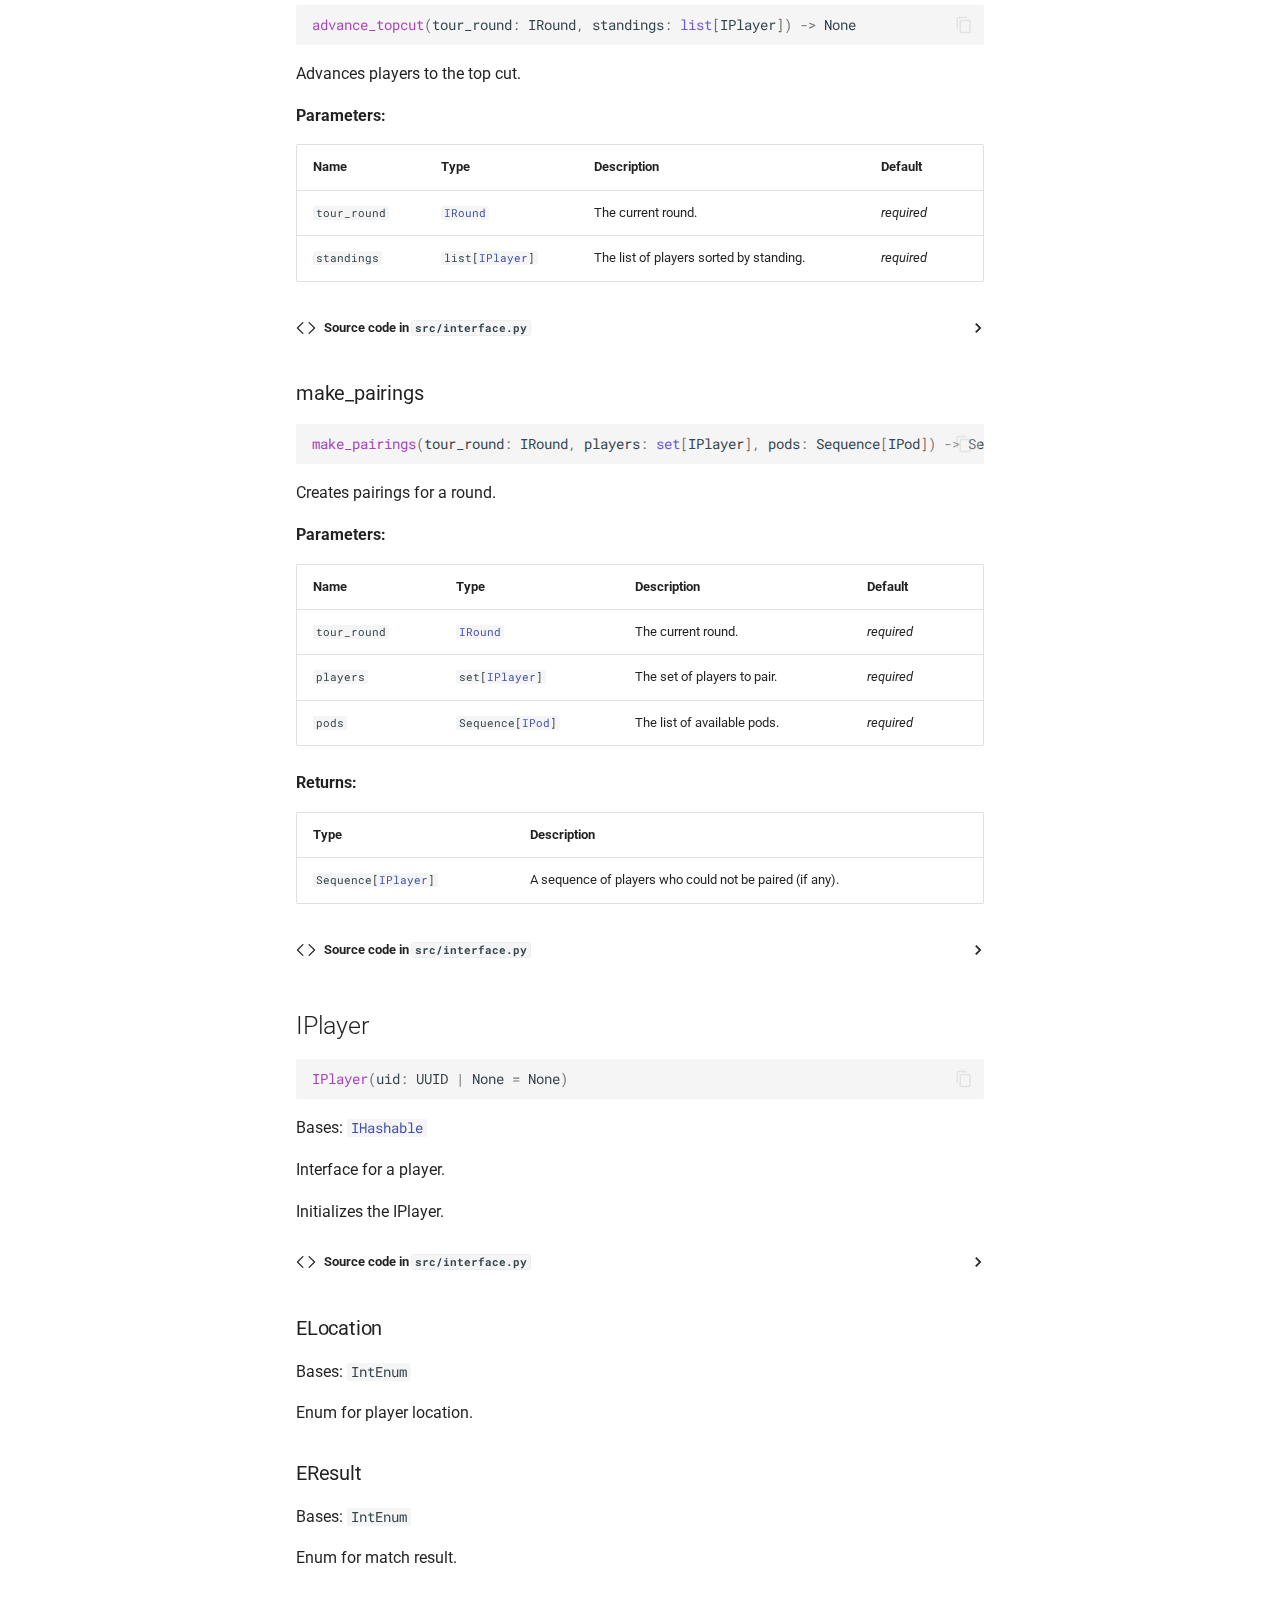
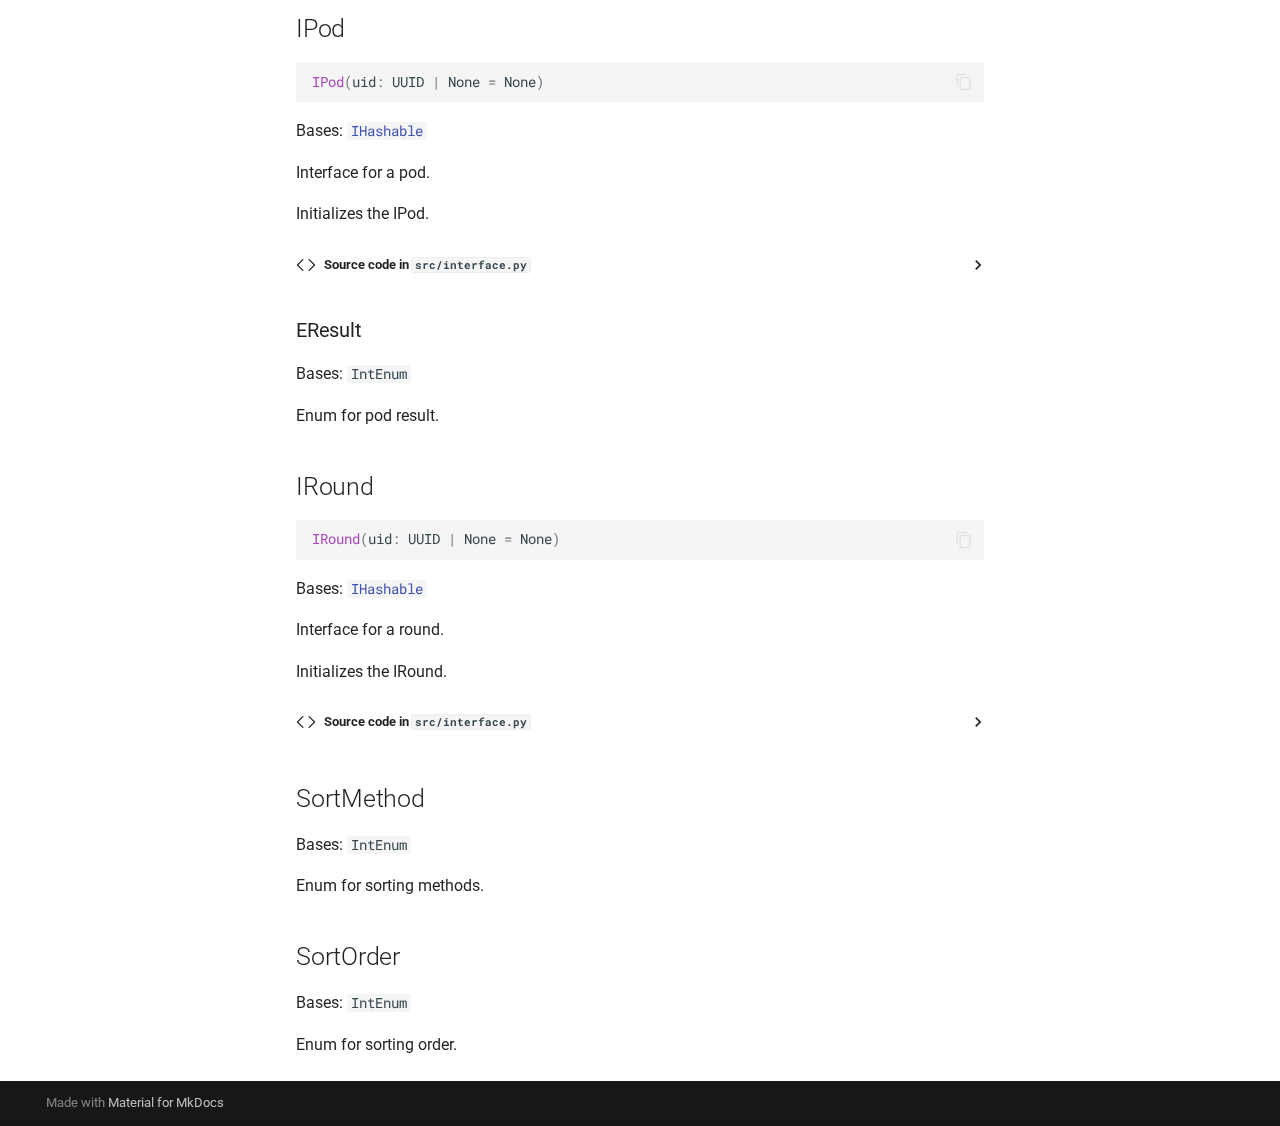
<file: src/interface/index.html>
<!doctype html>
<html lang="en" class="no-js">
  <head>
    
      <meta charset="utf-8">
      <meta name="viewport" content="width=device-width,initial-scale=1">
      
        <meta name="description" content="Matchmaking for EDH game">
      
      
      
        <link rel="canonical" href="https://even.github.io/EDH_matchmaker/src/interface/">
      
      
        <link rel="prev" href="../discord_engine/">
      
      
        <link rel="next" href="../misc/">
      
      
        
      
      
      <link rel="icon" href="../../assets/images/favicon.png">
      <meta name="generator" content="mkdocs-1.6.1, mkdocs-material-9.7.1">
    
    
      
        <title>src.interface - EDH Matchmaker</title>
      
    
    
      <link rel="stylesheet" href="../../assets/stylesheets/main.484c7ddc.min.css">
      
      


    
    
      
    
    
      
        
        
        <link rel="preconnect" href="https://fonts.gstatic.com" crossorigin>
        <link rel="stylesheet" href="https://fonts.googleapis.com/css?family=Roboto:300,300i,400,400i,700,700i%7CRoboto+Mono:400,400i,700,700i&display=fallback">
        <style>:root{--md-text-font:"Roboto";--md-code-font:"Roboto Mono"}</style>
      
    
    
      <link rel="stylesheet" href="../../assets/_mkdocstrings.css">
    
    <script>__md_scope=new URL("../..",location),__md_hash=e=>[...e].reduce(((e,_)=>(e<<5)-e+_.charCodeAt(0)),0),__md_get=(e,_=localStorage,t=__md_scope)=>JSON.parse(_.getItem(t.pathname+"."+e)),__md_set=(e,_,t=localStorage,a=__md_scope)=>{try{t.setItem(a.pathname+"."+e,JSON.stringify(_))}catch(e){}}</script>
    
      

    
    
  </head>
  
  
    <body dir="ltr">
  
    
    <input class="md-toggle" data-md-toggle="drawer" type="checkbox" id="__drawer" autocomplete="off">
    <input class="md-toggle" data-md-toggle="search" type="checkbox" id="__search" autocomplete="off">
    <label class="md-overlay" for="__drawer"></label>
    <div data-md-component="skip">
      
        
        <a href="#src.interface" class="md-skip">
          Skip to content
        </a>
      
    </div>
    <div data-md-component="announce">
      
    </div>
    
    
      

  

<header class="md-header md-header--shadow" data-md-component="header">
  <nav class="md-header__inner md-grid" aria-label="Header">
    <a href="../.." title="EDH Matchmaker" class="md-header__button md-logo" aria-label="EDH Matchmaker" data-md-component="logo">
      
  
  <svg xmlns="http://www.w3.org/2000/svg" viewBox="0 0 24 24"><path d="M12 8a3 3 0 0 0 3-3 3 3 0 0 0-3-3 3 3 0 0 0-3 3 3 3 0 0 0 3 3m0 3.54C9.64 9.35 6.5 8 3 8v11c3.5 0 6.64 1.35 9 3.54 2.36-2.19 5.5-3.54 9-3.54V8c-3.5 0-6.64 1.35-9 3.54"/></svg>

    </a>
    <label class="md-header__button md-icon" for="__drawer">
      
      <svg xmlns="http://www.w3.org/2000/svg" viewBox="0 0 24 24"><path d="M3 6h18v2H3zm0 5h18v2H3zm0 5h18v2H3z"/></svg>
    </label>
    <div class="md-header__title" data-md-component="header-title">
      <div class="md-header__ellipsis">
        <div class="md-header__topic">
          <span class="md-ellipsis">
            EDH Matchmaker
          </span>
        </div>
        <div class="md-header__topic" data-md-component="header-topic">
          <span class="md-ellipsis">
            
              src.interface
            
          </span>
        </div>
      </div>
    </div>
    
    
      <script>var palette=__md_get("__palette");if(palette&&palette.color){if("(prefers-color-scheme)"===palette.color.media){var media=matchMedia("(prefers-color-scheme: light)"),input=document.querySelector(media.matches?"[data-md-color-media='(prefers-color-scheme: light)']":"[data-md-color-media='(prefers-color-scheme: dark)']");palette.color.media=input.getAttribute("data-md-color-media"),palette.color.scheme=input.getAttribute("data-md-color-scheme"),palette.color.primary=input.getAttribute("data-md-color-primary"),palette.color.accent=input.getAttribute("data-md-color-accent")}for(var[key,value]of Object.entries(palette.color))document.body.setAttribute("data-md-color-"+key,value)}</script>
    
    
    
      
      
        <label class="md-header__button md-icon" for="__search">
          
          <svg xmlns="http://www.w3.org/2000/svg" viewBox="0 0 24 24"><path d="M9.5 3A6.5 6.5 0 0 1 16 9.5c0 1.61-.59 3.09-1.56 4.23l.27.27h.79l5 5-1.5 1.5-5-5v-.79l-.27-.27A6.52 6.52 0 0 1 9.5 16 6.5 6.5 0 0 1 3 9.5 6.5 6.5 0 0 1 9.5 3m0 2C7 5 5 7 5 9.5S7 14 9.5 14 14 12 14 9.5 12 5 9.5 5"/></svg>
        </label>
        <div class="md-search" data-md-component="search" role="dialog">
  <label class="md-search__overlay" for="__search"></label>
  <div class="md-search__inner" role="search">
    <form class="md-search__form" name="search">
      <input type="text" class="md-search__input" name="query" aria-label="Search" placeholder="Search" autocapitalize="off" autocorrect="off" autocomplete="off" spellcheck="false" data-md-component="search-query" required>
      <label class="md-search__icon md-icon" for="__search">
        
        <svg xmlns="http://www.w3.org/2000/svg" viewBox="0 0 24 24"><path d="M9.5 3A6.5 6.5 0 0 1 16 9.5c0 1.61-.59 3.09-1.56 4.23l.27.27h.79l5 5-1.5 1.5-5-5v-.79l-.27-.27A6.52 6.52 0 0 1 9.5 16 6.5 6.5 0 0 1 3 9.5 6.5 6.5 0 0 1 9.5 3m0 2C7 5 5 7 5 9.5S7 14 9.5 14 14 12 14 9.5 12 5 9.5 5"/></svg>
        
        <svg xmlns="http://www.w3.org/2000/svg" viewBox="0 0 24 24"><path d="M20 11v2H8l5.5 5.5-1.42 1.42L4.16 12l7.92-7.92L13.5 5.5 8 11z"/></svg>
      </label>
      <nav class="md-search__options" aria-label="Search">
        
        <button type="reset" class="md-search__icon md-icon" title="Clear" aria-label="Clear" tabindex="-1">
          
          <svg xmlns="http://www.w3.org/2000/svg" viewBox="0 0 24 24"><path d="M19 6.41 17.59 5 12 10.59 6.41 5 5 6.41 10.59 12 5 17.59 6.41 19 12 13.41 17.59 19 19 17.59 13.41 12z"/></svg>
        </button>
      </nav>
      
    </form>
    <div class="md-search__output">
      <div class="md-search__scrollwrap" tabindex="0" data-md-scrollfix>
        <div class="md-search-result" data-md-component="search-result">
          <div class="md-search-result__meta">
            Initializing search
          </div>
          <ol class="md-search-result__list" role="presentation"></ol>
        </div>
      </div>
    </div>
  </div>
</div>
      
    
    
  </nav>
  
</header>
    
    <div class="md-container" data-md-component="container">
      
      
        
          
        
      
      <main class="md-main" data-md-component="main">
        <div class="md-main__inner md-grid">
          
            
              
              <div class="md-sidebar md-sidebar--primary" data-md-component="sidebar" data-md-type="navigation" >
                <div class="md-sidebar__scrollwrap">
                  <div class="md-sidebar__inner">
                    



<nav class="md-nav md-nav--primary" aria-label="Navigation" data-md-level="0">
  <label class="md-nav__title" for="__drawer">
    <a href="../.." title="EDH Matchmaker" class="md-nav__button md-logo" aria-label="EDH Matchmaker" data-md-component="logo">
      
  
  <svg xmlns="http://www.w3.org/2000/svg" viewBox="0 0 24 24"><path d="M12 8a3 3 0 0 0 3-3 3 3 0 0 0-3-3 3 3 0 0 0-3 3 3 3 0 0 0 3 3m0 3.54C9.64 9.35 6.5 8 3 8v11c3.5 0 6.64 1.35 9 3.54 2.36-2.19 5.5-3.54 9-3.54V8c-3.5 0-6.64 1.35-9 3.54"/></svg>

    </a>
    EDH Matchmaker
  </label>
  
  <ul class="md-nav__list" data-md-scrollfix>
    
      
      
  
  
  
  
    <li class="md-nav__item">
      <a href="../.." class="md-nav__link">
        
  
  
  <span class="md-ellipsis">
    
  
    Home
  

    
  </span>
  
  

      </a>
    </li>
  

    
      
      
  
  
    
  
  
  
    
    
    
    
      
        
        
      
    
    
    <li class="md-nav__item md-nav__item--active md-nav__item--section md-nav__item--nested">
      
        
        
        <input class="md-nav__toggle md-toggle " type="checkbox" id="__nav_2" checked>
        
          
          <label class="md-nav__link" for="__nav_2" id="__nav_2_label" tabindex="">
            
  
  
  <span class="md-ellipsis">
    
  
    API Reference
  

    
  </span>
  
  

            <span class="md-nav__icon md-icon"></span>
          </label>
        
        <nav class="md-nav" data-md-level="1" aria-labelledby="__nav_2_label" aria-expanded="true">
          <label class="md-nav__title" for="__nav_2">
            <span class="md-nav__icon md-icon"></span>
            
  
    API Reference
  

          </label>
          <ul class="md-nav__list" data-md-scrollfix>
            
              
                
  
  
  
  
    <li class="md-nav__item">
      <a href="../core/" class="md-nav__link">
        
  
  
  <span class="md-ellipsis">
    
  
    src.core
  

    
  </span>
  
  

      </a>
    </li>
  

              
            
              
                
  
  
  
  
    <li class="md-nav__item">
      <a href="../discord_engine/" class="md-nav__link">
        
  
  
  <span class="md-ellipsis">
    
  
    src.discord_engine
  

    
  </span>
  
  

      </a>
    </li>
  

              
            
              
                
  
  
    
  
  
  
    <li class="md-nav__item md-nav__item--active">
      
      <input class="md-nav__toggle md-toggle" type="checkbox" id="__toc">
      
      
      
        <label class="md-nav__link md-nav__link--active" for="__toc">
          
  
  
  <span class="md-ellipsis">
    
  
    src.interface
  

    
  </span>
  
  

          <span class="md-nav__icon md-icon"></span>
        </label>
      
      <a href="./" class="md-nav__link md-nav__link--active">
        
  
  
  <span class="md-ellipsis">
    
  
    src.interface
  

    
  </span>
  
  

      </a>
      
        

<nav class="md-nav md-nav--secondary" aria-label="Table of contents">
  
  
  
  
    <label class="md-nav__title" for="__toc">
      <span class="md-nav__icon md-icon"></span>
      Table of contents
    </label>
    <ul class="md-nav__list" data-md-component="toc" data-md-scrollfix>
      
        <li class="md-nav__item">
  <a href="#src.interface" class="md-nav__link">
    <span class="md-ellipsis">
      
        interface
      
    </span>
  </a>
  
</li>
      
        <li class="md-nav__item">
  <a href="#src.interface.IHashable" class="md-nav__link">
    <span class="md-ellipsis">
      
        IHashable
      
    </span>
  </a>
  
    <nav class="md-nav" aria-label="IHashable">
      <ul class="md-nav__list">
        
          <li class="md-nav__item">
  <a href="#src.interface.IHashable.get" class="md-nav__link">
    <span class="md-ellipsis">
      
        get
      
    </span>
  </a>
  
</li>
        
      </ul>
    </nav>
  
</li>
      
        <li class="md-nav__item">
  <a href="#src.interface.IPairingLogic" class="md-nav__link">
    <span class="md-ellipsis">
      
        IPairingLogic
      
    </span>
  </a>
  
    <nav class="md-nav" aria-label="IPairingLogic">
      <ul class="md-nav__list">
        
          <li class="md-nav__item">
  <a href="#src.interface.IPairingLogic.advance_topcut" class="md-nav__link">
    <span class="md-ellipsis">
      
        advance_topcut
      
    </span>
  </a>
  
</li>
        
          <li class="md-nav__item">
  <a href="#src.interface.IPairingLogic.make_pairings" class="md-nav__link">
    <span class="md-ellipsis">
      
        make_pairings
      
    </span>
  </a>
  
</li>
        
      </ul>
    </nav>
  
</li>
      
        <li class="md-nav__item">
  <a href="#src.interface.IPlayer" class="md-nav__link">
    <span class="md-ellipsis">
      
        IPlayer
      
    </span>
  </a>
  
    <nav class="md-nav" aria-label="IPlayer">
      <ul class="md-nav__list">
        
          <li class="md-nav__item">
  <a href="#src.interface.IPlayer.ELocation" class="md-nav__link">
    <span class="md-ellipsis">
      
        ELocation
      
    </span>
  </a>
  
</li>
        
          <li class="md-nav__item">
  <a href="#src.interface.IPlayer.EResult" class="md-nav__link">
    <span class="md-ellipsis">
      
        EResult
      
    </span>
  </a>
  
</li>
        
      </ul>
    </nav>
  
</li>
      
        <li class="md-nav__item">
  <a href="#src.interface.IPod" class="md-nav__link">
    <span class="md-ellipsis">
      
        IPod
      
    </span>
  </a>
  
    <nav class="md-nav" aria-label="IPod">
      <ul class="md-nav__list">
        
          <li class="md-nav__item">
  <a href="#src.interface.IPod.EResult" class="md-nav__link">
    <span class="md-ellipsis">
      
        EResult
      
    </span>
  </a>
  
</li>
        
      </ul>
    </nav>
  
</li>
      
        <li class="md-nav__item">
  <a href="#src.interface.IRound" class="md-nav__link">
    <span class="md-ellipsis">
      
        IRound
      
    </span>
  </a>
  
</li>
      
        <li class="md-nav__item">
  <a href="#src.interface.SortMethod" class="md-nav__link">
    <span class="md-ellipsis">
      
        SortMethod
      
    </span>
  </a>
  
</li>
      
        <li class="md-nav__item">
  <a href="#src.interface.SortOrder" class="md-nav__link">
    <span class="md-ellipsis">
      
        SortOrder
      
    </span>
  </a>
  
</li>
      
    </ul>
  
</nav>
      
    </li>
  

              
            
              
                
  
  
  
  
    <li class="md-nav__item">
      <a href="../misc/" class="md-nav__link">
        
  
  
  <span class="md-ellipsis">
    
  
    src.misc
  

    
  </span>
  
  

      </a>
    </li>
  

              
            
          </ul>
        </nav>
      
    </li>
  

    
  </ul>
</nav>
                  </div>
                </div>
              </div>
            
            
              
              <div class="md-sidebar md-sidebar--secondary" data-md-component="sidebar" data-md-type="toc" >
                <div class="md-sidebar__scrollwrap">
                  <div class="md-sidebar__inner">
                    

<nav class="md-nav md-nav--secondary" aria-label="Table of contents">
  
  
  
  
    <label class="md-nav__title" for="__toc">
      <span class="md-nav__icon md-icon"></span>
      Table of contents
    </label>
    <ul class="md-nav__list" data-md-component="toc" data-md-scrollfix>
      
        <li class="md-nav__item">
  <a href="#src.interface" class="md-nav__link">
    <span class="md-ellipsis">
      
        interface
      
    </span>
  </a>
  
</li>
      
        <li class="md-nav__item">
  <a href="#src.interface.IHashable" class="md-nav__link">
    <span class="md-ellipsis">
      
        IHashable
      
    </span>
  </a>
  
    <nav class="md-nav" aria-label="IHashable">
      <ul class="md-nav__list">
        
          <li class="md-nav__item">
  <a href="#src.interface.IHashable.get" class="md-nav__link">
    <span class="md-ellipsis">
      
        get
      
    </span>
  </a>
  
</li>
        
      </ul>
    </nav>
  
</li>
      
        <li class="md-nav__item">
  <a href="#src.interface.IPairingLogic" class="md-nav__link">
    <span class="md-ellipsis">
      
        IPairingLogic
      
    </span>
  </a>
  
    <nav class="md-nav" aria-label="IPairingLogic">
      <ul class="md-nav__list">
        
          <li class="md-nav__item">
  <a href="#src.interface.IPairingLogic.advance_topcut" class="md-nav__link">
    <span class="md-ellipsis">
      
        advance_topcut
      
    </span>
  </a>
  
</li>
        
          <li class="md-nav__item">
  <a href="#src.interface.IPairingLogic.make_pairings" class="md-nav__link">
    <span class="md-ellipsis">
      
        make_pairings
      
    </span>
  </a>
  
</li>
        
      </ul>
    </nav>
  
</li>
      
        <li class="md-nav__item">
  <a href="#src.interface.IPlayer" class="md-nav__link">
    <span class="md-ellipsis">
      
        IPlayer
      
    </span>
  </a>
  
    <nav class="md-nav" aria-label="IPlayer">
      <ul class="md-nav__list">
        
          <li class="md-nav__item">
  <a href="#src.interface.IPlayer.ELocation" class="md-nav__link">
    <span class="md-ellipsis">
      
        ELocation
      
    </span>
  </a>
  
</li>
        
          <li class="md-nav__item">
  <a href="#src.interface.IPlayer.EResult" class="md-nav__link">
    <span class="md-ellipsis">
      
        EResult
      
    </span>
  </a>
  
</li>
        
      </ul>
    </nav>
  
</li>
      
        <li class="md-nav__item">
  <a href="#src.interface.IPod" class="md-nav__link">
    <span class="md-ellipsis">
      
        IPod
      
    </span>
  </a>
  
    <nav class="md-nav" aria-label="IPod">
      <ul class="md-nav__list">
        
          <li class="md-nav__item">
  <a href="#src.interface.IPod.EResult" class="md-nav__link">
    <span class="md-ellipsis">
      
        EResult
      
    </span>
  </a>
  
</li>
        
      </ul>
    </nav>
  
</li>
      
        <li class="md-nav__item">
  <a href="#src.interface.IRound" class="md-nav__link">
    <span class="md-ellipsis">
      
        IRound
      
    </span>
  </a>
  
</li>
      
        <li class="md-nav__item">
  <a href="#src.interface.SortMethod" class="md-nav__link">
    <span class="md-ellipsis">
      
        SortMethod
      
    </span>
  </a>
  
</li>
      
        <li class="md-nav__item">
  <a href="#src.interface.SortOrder" class="md-nav__link">
    <span class="md-ellipsis">
      
        SortOrder
      
    </span>
  </a>
  
</li>
      
    </ul>
  
</nav>
                  </div>
                </div>
              </div>
            
          
          
            <div class="md-content" data-md-component="content">
              
              <article class="md-content__inner md-typeset">
                
                  



  <h1>src.interface</h1>

<div class="doc doc-object doc-module">



<a id="src.interface"></a>
    <div class="doc doc-contents first">










<div class="doc doc-children">









<div class="doc doc-object doc-class">



<h2 id="src.interface.IHashable" class="doc doc-heading">
            <span class="doc doc-object-name doc-class-name">IHashable</span>


</h2>
<div class="doc-signature highlight"><pre><span></span><code><span class="nf">IHashable</span><span class="p">(</span><span class="n">uid</span><span class="p">:</span> <span class="n">UUID</span> <span class="o">|</span> <span class="kc">None</span> <span class="o">=</span> <span class="kc">None</span><span class="p">)</span>
</code></pre></div>

    <div class="doc doc-contents ">



        <p>Interface for hashable objects with UUIDs.</p>

        <p>Initializes the IHashable object.</p>


<p><span class="doc-section-title">Parameters:</span></p>
    <table>
      <thead>
        <tr>
          <th>Name</th>
          <th>Type</th>
          <th>Description</th>
          <th>Default</th>
        </tr>
      </thead>
      <tbody>
          <tr class="doc-section-item">
            <td>
                <code>uid</code>
            </td>
            <td>
                  <code><span title="uuid.UUID">UUID</span> | None</code>
            </td>
            <td>
              <div class="doc-md-description">
                <p>The UUID of the object. If None, a new UUID is generated.</p>
              </div>
            </td>
            <td>
                  <code>None</code>
            </td>
          </tr>
      </tbody>
    </table>


<p><span class="doc-section-title">Raises:</span></p>
    <table>
      <thead>
        <tr>
          <th>Type</th>
          <th>Description</th>
        </tr>
      </thead>
      <tbody>
          <tr class="doc-section-item">
            <td>
                  <code><span title="ValueError">ValueError</span></code>
            </td>
            <td>
              <div class="doc-md-description">
                <p>If the UUID has a collision or is of invalid type.</p>
              </div>
            </td>
          </tr>
      </tbody>
    </table>








                  <details class="mkdocstrings-source">
                    <summary>Source code in <code>src/interface.py</code></summary>
                    <div class="highlight"><table class="highlighttable"><tr><td class="linenos"><div class="linenodiv"><pre><span></span><span class="normal">29</span>
<span class="normal">30</span>
<span class="normal">31</span>
<span class="normal">32</span>
<span class="normal">33</span>
<span class="normal">34</span>
<span class="normal">35</span>
<span class="normal">36</span>
<span class="normal">37</span>
<span class="normal">38</span>
<span class="normal">39</span>
<span class="normal">40</span>
<span class="normal">41</span>
<span class="normal">42</span>
<span class="normal">43</span>
<span class="normal">44</span>
<span class="normal">45</span>
<span class="normal">46</span>
<span class="normal">47</span></pre></div></td><td class="code"><div><pre><span></span><code><span class="k">def</span><span class="w"> </span><span class="fm">__init__</span><span class="p">(</span><span class="bp">self</span><span class="p">,</span> <span class="n">uid</span><span class="p">:</span> <span class="n">UUID</span> <span class="o">|</span> <span class="kc">None</span> <span class="o">=</span> <span class="kc">None</span><span class="p">):</span>
<span class="w">    </span><span class="sd">&quot;&quot;&quot;Initializes the IHashable object.</span>

<span class="sd">    Args:</span>
<span class="sd">        uid: The UUID of the object. If None, a new UUID is generated.</span>

<span class="sd">    Raises:</span>
<span class="sd">        ValueError: If the UUID has a collision or is of invalid type.</span>
<span class="sd">    &quot;&quot;&quot;</span>
    <span class="k">if</span> <span class="n">uid</span><span class="p">:</span>
        <span class="k">if</span> <span class="n">uid</span> <span class="ow">in</span> <span class="bp">self</span><span class="o">.</span><span class="n">CACHE</span><span class="p">:</span>
            <span class="k">raise</span> <span class="ne">ValueError</span><span class="p">(</span><span class="s2">&quot;UUID collision.&quot;</span><span class="p">)</span>
        <span class="k">elif</span> <span class="ow">not</span> <span class="nb">isinstance</span><span class="p">(</span><span class="n">uid</span><span class="p">,</span> <span class="n">UUID</span><span class="p">):</span>
            <span class="k">raise</span> <span class="ne">ValueError</span><span class="p">(</span><span class="s2">&quot;UUID type error.&quot;</span><span class="p">)</span>
        <span class="k">else</span><span class="p">:</span>
            <span class="bp">self</span><span class="o">.</span><span class="n">uid</span> <span class="o">=</span> <span class="n">uid</span>
    <span class="k">else</span><span class="p">:</span>
        <span class="bp">self</span><span class="o">.</span><span class="n">uid</span><span class="p">:</span> <span class="n">UUID</span> <span class="o">=</span> <span class="n">uuid4</span><span class="p">()</span>
    <span class="bp">self</span><span class="o">.</span><span class="n">CACHE</span><span class="p">[</span><span class="bp">self</span><span class="o">.</span><span class="n">uid</span><span class="p">]</span> <span class="o">=</span> <span class="bp">self</span>
</code></pre></div></td></tr></table></div>
                  </details>



<div class="doc doc-children">










<div class="doc doc-object doc-function">


<h3 id="src.interface.IHashable.get" class="doc doc-heading">
            <span class="doc doc-object-name doc-function-name">get</span>


  <span class="doc doc-labels">
      <small class="doc doc-label doc-label-abstractmethod"><code>abstractmethod</code></small>
      <small class="doc doc-label doc-label-classmethod"><code>classmethod</code></small>
  </span>

</h3>
<div class="doc-signature highlight"><pre><span></span><code><span class="nf">get</span><span class="p">(</span><span class="n">ID</span><span class="p">:</span> <span class="n">UUID</span><span class="p">)</span> <span class="o">-&gt;</span> <span class="n">IHashable</span>
</code></pre></div>

    <div class="doc doc-contents ">

        <p>Retrieves an object by its UUID.</p>


<p><span class="doc-section-title">Parameters:</span></p>
    <table>
      <thead>
        <tr>
          <th>Name</th>
          <th>Type</th>
          <th>Description</th>
          <th>Default</th>
        </tr>
      </thead>
      <tbody>
          <tr class="doc-section-item">
            <td>
                <code>ID</code>
            </td>
            <td>
                  <code><span title="uuid.UUID">UUID</span></code>
            </td>
            <td>
              <div class="doc-md-description">
                <p>The UUID of the object.</p>
              </div>
            </td>
            <td>
                <em>required</em>
            </td>
          </tr>
      </tbody>
    </table>


    <p><span class="doc-section-title">Returns:</span></p>
    <table>
      <thead>
        <tr>
          <th>Type</th>
          <th>Description</th>
        </tr>
      </thead>
      <tbody>
          <tr class="doc-section-item">
            <td>
                  <code><a class="autorefs autorefs-internal" title="IHashable (src.interface.IHashable)" href="#src.interface.IHashable">IHashable</a></code>
            </td>
            <td>
              <div class="doc-md-description">
                <p>The object with the specified UUID.</p>
              </div>
            </td>
          </tr>
      </tbody>
    </table>


            <details class="mkdocstrings-source">
              <summary>Source code in <code>src/interface.py</code></summary>
              <div class="highlight"><table class="highlighttable"><tr><td class="linenos"><div class="linenodiv"><pre><span></span><span class="normal">49</span>
<span class="normal">50</span>
<span class="normal">51</span>
<span class="normal">52</span>
<span class="normal">53</span>
<span class="normal">54</span>
<span class="normal">55</span>
<span class="normal">56</span>
<span class="normal">57</span>
<span class="normal">58</span>
<span class="normal">59</span>
<span class="normal">60</span></pre></div></td><td class="code"><div><pre><span></span><code><span class="nd">@classmethod</span>
<span class="nd">@abstractmethod</span>
<span class="k">def</span><span class="w"> </span><span class="nf">get</span><span class="p">(</span><span class="bp">cls</span><span class="p">,</span> <span class="n">ID</span><span class="p">:</span> <span class="n">UUID</span><span class="p">)</span> <span class="o">-&gt;</span> <span class="n">IHashable</span><span class="p">:</span>
<span class="w">    </span><span class="sd">&quot;&quot;&quot;Retrieves an object by its UUID.</span>

<span class="sd">    Args:</span>
<span class="sd">        ID: The UUID of the object.</span>

<span class="sd">    Returns:</span>
<span class="sd">        The object with the specified UUID.</span>
<span class="sd">    &quot;&quot;&quot;</span>
    <span class="k">raise</span> <span class="ne">NotImplementedError</span><span class="p">()</span>
</code></pre></div></td></tr></table></div>
            </details>
    </div>

</div>



  </div>

    </div>

</div>

<div class="doc doc-object doc-class">



<h2 id="src.interface.IPairingLogic" class="doc doc-heading">
            <span class="doc doc-object-name doc-class-name">IPairingLogic</span>


</h2>
<div class="doc-signature highlight"><pre><span></span><code><span class="nf">IPairingLogic</span><span class="p">(</span><span class="n">name</span><span class="p">:</span> <span class="nb">str</span><span class="p">)</span>
</code></pre></div>

    <div class="doc doc-contents ">



        <p>Interface for pairing logic.</p>

        <p>Initializes the IPairingLogic.</p>








                  <details class="mkdocstrings-source">
                    <summary>Source code in <code>src/interface.py</code></summary>
                    <div class="highlight"><table class="highlighttable"><tr><td class="linenos"><div class="linenodiv"><pre><span></span><span class="normal">253</span>
<span class="normal">254</span>
<span class="normal">255</span></pre></div></td><td class="code"><div><pre><span></span><code><span class="k">def</span><span class="w"> </span><span class="fm">__init__</span><span class="p">(</span><span class="bp">self</span><span class="p">,</span> <span class="n">name</span><span class="p">:</span> <span class="nb">str</span><span class="p">):</span>
<span class="w">    </span><span class="sd">&quot;&quot;&quot;Initializes the IPairingLogic.&quot;&quot;&quot;</span>
    <span class="bp">self</span><span class="o">.</span><span class="n">name</span> <span class="o">=</span> <span class="n">name</span>
</code></pre></div></td></tr></table></div>
                  </details>



<div class="doc doc-children">










<div class="doc doc-object doc-function">


<h3 id="src.interface.IPairingLogic.advance_topcut" class="doc doc-heading">
            <span class="doc doc-object-name doc-function-name">advance_topcut</span>


</h3>
<div class="doc-signature highlight"><pre><span></span><code><span class="nf">advance_topcut</span><span class="p">(</span><span class="n">tour_round</span><span class="p">:</span> <span class="n">IRound</span><span class="p">,</span> <span class="n">standings</span><span class="p">:</span> <span class="nb">list</span><span class="p">[</span><span class="n">IPlayer</span><span class="p">])</span> <span class="o">-&gt;</span> <span class="kc">None</span>
</code></pre></div>

    <div class="doc doc-contents ">

        <p>Advances players to the top cut.</p>


<p><span class="doc-section-title">Parameters:</span></p>
    <table>
      <thead>
        <tr>
          <th>Name</th>
          <th>Type</th>
          <th>Description</th>
          <th>Default</th>
        </tr>
      </thead>
      <tbody>
          <tr class="doc-section-item">
            <td>
                <code>tour_round</code>
            </td>
            <td>
                  <code><a class="autorefs autorefs-internal" title="IRound (src.interface.IRound)" href="#src.interface.IRound">IRound</a></code>
            </td>
            <td>
              <div class="doc-md-description">
                <p>The current round.</p>
              </div>
            </td>
            <td>
                <em>required</em>
            </td>
          </tr>
          <tr class="doc-section-item">
            <td>
                <code>standings</code>
            </td>
            <td>
                  <code><span title="list">list</span>[<a class="autorefs autorefs-internal" title="IPlayer (src.interface.IPlayer)" href="#src.interface.IPlayer">IPlayer</a>]</code>
            </td>
            <td>
              <div class="doc-md-description">
                <p>The list of players sorted by standing.</p>
              </div>
            </td>
            <td>
                <em>required</em>
            </td>
          </tr>
      </tbody>
    </table>


            <details class="mkdocstrings-source">
              <summary>Source code in <code>src/interface.py</code></summary>
              <div class="highlight"><table class="highlighttable"><tr><td class="linenos"><div class="linenodiv"><pre><span></span><span class="normal">274</span>
<span class="normal">275</span>
<span class="normal">276</span>
<span class="normal">277</span>
<span class="normal">278</span>
<span class="normal">279</span>
<span class="normal">280</span>
<span class="normal">281</span>
<span class="normal">282</span>
<span class="normal">283</span></pre></div></td><td class="code"><div><pre><span></span><code><span class="k">def</span><span class="w"> </span><span class="nf">advance_topcut</span><span class="p">(</span><span class="bp">self</span><span class="p">,</span> <span class="n">tour_round</span><span class="p">:</span> <span class="n">IRound</span><span class="p">,</span> <span class="n">standings</span><span class="p">:</span> <span class="nb">list</span><span class="p">[</span><span class="n">IPlayer</span><span class="p">])</span> <span class="o">-&gt;</span> <span class="kc">None</span><span class="p">:</span>
<span class="w">    </span><span class="sd">&quot;&quot;&quot;Advances players to the top cut.</span>

<span class="sd">    Args:</span>
<span class="sd">        tour_round: The current round.</span>
<span class="sd">        standings: The list of players sorted by standing.</span>
<span class="sd">    &quot;&quot;&quot;</span>
    <span class="k">raise</span> <span class="ne">NotImplementedError</span><span class="p">(</span>
        <span class="s2">&quot;PairingLogic.advance_topcut not implemented - use subclass&quot;</span>
    <span class="p">)</span>
</code></pre></div></td></tr></table></div>
            </details>
    </div>

</div>

<div class="doc doc-object doc-function">


<h3 id="src.interface.IPairingLogic.make_pairings" class="doc doc-heading">
            <span class="doc doc-object-name doc-function-name">make_pairings</span>


</h3>
<div class="doc-signature highlight"><pre><span></span><code><span class="nf">make_pairings</span><span class="p">(</span><span class="n">tour_round</span><span class="p">:</span> <span class="n">IRound</span><span class="p">,</span> <span class="n">players</span><span class="p">:</span> <span class="nb">set</span><span class="p">[</span><span class="n">IPlayer</span><span class="p">],</span> <span class="n">pods</span><span class="p">:</span> <span class="n">Sequence</span><span class="p">[</span><span class="n">IPod</span><span class="p">])</span> <span class="o">-&gt;</span> <span class="n">Sequence</span><span class="p">[</span><span class="n">IPlayer</span><span class="p">]</span>
</code></pre></div>

    <div class="doc doc-contents ">

        <p>Creates pairings for a round.</p>


<p><span class="doc-section-title">Parameters:</span></p>
    <table>
      <thead>
        <tr>
          <th>Name</th>
          <th>Type</th>
          <th>Description</th>
          <th>Default</th>
        </tr>
      </thead>
      <tbody>
          <tr class="doc-section-item">
            <td>
                <code>tour_round</code>
            </td>
            <td>
                  <code><a class="autorefs autorefs-internal" title="IRound (src.interface.IRound)" href="#src.interface.IRound">IRound</a></code>
            </td>
            <td>
              <div class="doc-md-description">
                <p>The current round.</p>
              </div>
            </td>
            <td>
                <em>required</em>
            </td>
          </tr>
          <tr class="doc-section-item">
            <td>
                <code>players</code>
            </td>
            <td>
                  <code><span title="set">set</span>[<a class="autorefs autorefs-internal" title="IPlayer (src.interface.IPlayer)" href="#src.interface.IPlayer">IPlayer</a>]</code>
            </td>
            <td>
              <div class="doc-md-description">
                <p>The set of players to pair.</p>
              </div>
            </td>
            <td>
                <em>required</em>
            </td>
          </tr>
          <tr class="doc-section-item">
            <td>
                <code>pods</code>
            </td>
            <td>
                  <code><span title="typing.Sequence">Sequence</span>[<a class="autorefs autorefs-internal" title="IPod (src.interface.IPod)" href="#src.interface.IPod">IPod</a>]</code>
            </td>
            <td>
              <div class="doc-md-description">
                <p>The list of available pods.</p>
              </div>
            </td>
            <td>
                <em>required</em>
            </td>
          </tr>
      </tbody>
    </table>


    <p><span class="doc-section-title">Returns:</span></p>
    <table>
      <thead>
        <tr>
          <th>Type</th>
          <th>Description</th>
        </tr>
      </thead>
      <tbody>
          <tr class="doc-section-item">
            <td>
                  <code><span title="typing.Sequence">Sequence</span>[<a class="autorefs autorefs-internal" title="IPlayer (src.interface.IPlayer)" href="#src.interface.IPlayer">IPlayer</a>]</code>
            </td>
            <td>
              <div class="doc-md-description">
                <p>A sequence of players who could not be paired (if any).</p>
              </div>
            </td>
          </tr>
      </tbody>
    </table>


            <details class="mkdocstrings-source">
              <summary>Source code in <code>src/interface.py</code></summary>
              <div class="highlight"><table class="highlighttable"><tr><td class="linenos"><div class="linenodiv"><pre><span></span><span class="normal">257</span>
<span class="normal">258</span>
<span class="normal">259</span>
<span class="normal">260</span>
<span class="normal">261</span>
<span class="normal">262</span>
<span class="normal">263</span>
<span class="normal">264</span>
<span class="normal">265</span>
<span class="normal">266</span>
<span class="normal">267</span>
<span class="normal">268</span>
<span class="normal">269</span>
<span class="normal">270</span>
<span class="normal">271</span>
<span class="normal">272</span></pre></div></td><td class="code"><div><pre><span></span><code><span class="k">def</span><span class="w"> </span><span class="nf">make_pairings</span><span class="p">(</span>
    <span class="bp">self</span><span class="p">,</span> <span class="n">tour_round</span><span class="p">:</span> <span class="n">IRound</span><span class="p">,</span> <span class="n">players</span><span class="p">:</span> <span class="nb">set</span><span class="p">[</span><span class="n">IPlayer</span><span class="p">],</span> <span class="n">pods</span><span class="p">:</span> <span class="n">Sequence</span><span class="p">[</span><span class="n">IPod</span><span class="p">]</span>
<span class="p">)</span> <span class="o">-&gt;</span> <span class="n">Sequence</span><span class="p">[</span><span class="n">IPlayer</span><span class="p">]:</span>
<span class="w">    </span><span class="sd">&quot;&quot;&quot;Creates pairings for a round.</span>

<span class="sd">    Args:</span>
<span class="sd">        tour_round: The current round.</span>
<span class="sd">        players: The set of players to pair.</span>
<span class="sd">        pods: The list of available pods.</span>

<span class="sd">    Returns:</span>
<span class="sd">        A sequence of players who could not be paired (if any).</span>
<span class="sd">    &quot;&quot;&quot;</span>
    <span class="k">raise</span> <span class="ne">NotImplementedError</span><span class="p">(</span>
        <span class="s2">&quot;PairingLogic.make_pairings not implemented - use subclass&quot;</span>
    <span class="p">)</span>
</code></pre></div></td></tr></table></div>
            </details>
    </div>

</div>



  </div>

    </div>

</div>

<div class="doc doc-object doc-class">



<h2 id="src.interface.IPlayer" class="doc doc-heading">
            <span class="doc doc-object-name doc-class-name">IPlayer</span>


</h2>
<div class="doc-signature highlight"><pre><span></span><code><span class="nf">IPlayer</span><span class="p">(</span><span class="n">uid</span><span class="p">:</span> <span class="n">UUID</span> <span class="o">|</span> <span class="kc">None</span> <span class="o">=</span> <span class="kc">None</span><span class="p">)</span>
</code></pre></div>

    <div class="doc doc-contents ">
            <p class="doc doc-class-bases">
              Bases: <code><a class="autorefs autorefs-internal" title="IHashable (src.interface.IHashable)" href="#src.interface.IHashable">IHashable</a></code></p>



        <p>Interface for a player.</p>

        <p>Initializes the IPlayer.</p>








                  <details class="mkdocstrings-source">
                    <summary>Source code in <code>src/interface.py</code></summary>
                    <div class="highlight"><table class="highlighttable"><tr><td class="linenos"><div class="linenodiv"><pre><span></span><span class="normal">84</span>
<span class="normal">85</span>
<span class="normal">86</span>
<span class="normal">87</span>
<span class="normal">88</span>
<span class="normal">89</span></pre></div></td><td class="code"><div><pre><span></span><code><span class="k">def</span><span class="w"> </span><span class="fm">__init__</span><span class="p">(</span><span class="bp">self</span><span class="p">,</span> <span class="n">uid</span><span class="p">:</span> <span class="n">UUID</span> <span class="o">|</span> <span class="kc">None</span> <span class="o">=</span> <span class="kc">None</span><span class="p">):</span>
<span class="w">    </span><span class="sd">&quot;&quot;&quot;Initializes the IPlayer.&quot;&quot;&quot;</span>
    <span class="nb">super</span><span class="p">()</span><span class="o">.</span><span class="fm">__init__</span><span class="p">(</span><span class="n">uid</span><span class="o">=</span><span class="n">uid</span><span class="p">)</span>
    <span class="bp">self</span><span class="o">.</span><span class="n">name</span><span class="p">:</span> <span class="nb">str</span> <span class="o">=</span> <span class="nb">str</span><span class="p">()</span>
    <span class="c1"># self.rounds: list[IRound] = list()</span>
    <span class="bp">self</span><span class="o">.</span><span class="n">tour</span><span class="p">:</span> <span class="n">ITournament</span>
</code></pre></div></td></tr></table></div>
                  </details>



<div class="doc doc-children">









<div class="doc doc-object doc-class">



<h3 id="src.interface.IPlayer.ELocation" class="doc doc-heading">
            <span class="doc doc-object-name doc-class-name">ELocation</span>


</h3>


    <div class="doc doc-contents ">
            <p class="doc doc-class-bases">
              Bases: <code><span title="enum.IntEnum">IntEnum</span></code></p>



        <p>Enum for player location.</p>











<div class="doc doc-children">












  </div>

    </div>

</div>

<div class="doc doc-object doc-class">



<h3 id="src.interface.IPlayer.EResult" class="doc doc-heading">
            <span class="doc doc-object-name doc-class-name">EResult</span>


</h3>


    <div class="doc doc-contents ">
            <p class="doc doc-class-bases">
              Bases: <code><span title="enum.IntEnum">IntEnum</span></code></p>



        <p>Enum for match result.</p>











<div class="doc doc-children">












  </div>

    </div>

</div>




  </div>

    </div>

</div>

<div class="doc doc-object doc-class">



<h2 id="src.interface.IPod" class="doc doc-heading">
            <span class="doc doc-object-name doc-class-name">IPod</span>


</h2>
<div class="doc-signature highlight"><pre><span></span><code><span class="nf">IPod</span><span class="p">(</span><span class="n">uid</span><span class="p">:</span> <span class="n">UUID</span> <span class="o">|</span> <span class="kc">None</span> <span class="o">=</span> <span class="kc">None</span><span class="p">)</span>
</code></pre></div>

    <div class="doc doc-contents ">
            <p class="doc doc-class-bases">
              Bases: <code><a class="autorefs autorefs-internal" title="IHashable (src.interface.IHashable)" href="#src.interface.IHashable">IHashable</a></code></p>



        <p>Interface for a pod.</p>

        <p>Initializes the IPod.</p>








                  <details class="mkdocstrings-source">
                    <summary>Source code in <code>src/interface.py</code></summary>
                    <div class="highlight"><table class="highlighttable"><tr><td class="linenos"><div class="linenodiv"><pre><span></span><span class="normal">175</span>
<span class="normal">176</span>
<span class="normal">177</span>
<span class="normal">178</span>
<span class="normal">179</span>
<span class="normal">180</span>
<span class="normal">181</span>
<span class="normal">182</span></pre></div></td><td class="code"><div><pre><span></span><code><span class="k">def</span><span class="w"> </span><span class="fm">__init__</span><span class="p">(</span><span class="bp">self</span><span class="p">,</span> <span class="n">uid</span><span class="p">:</span> <span class="n">UUID</span> <span class="o">|</span> <span class="kc">None</span> <span class="o">=</span> <span class="kc">None</span><span class="p">):</span>
<span class="w">    </span><span class="sd">&quot;&quot;&quot;Initializes the IPod.&quot;&quot;&quot;</span>
    <span class="nb">super</span><span class="p">()</span><span class="o">.</span><span class="fm">__init__</span><span class="p">(</span><span class="n">uid</span><span class="o">=</span><span class="n">uid</span><span class="p">)</span>
    <span class="bp">self</span><span class="o">.</span><span class="n">_tour</span><span class="p">:</span> <span class="n">UUID</span>
    <span class="bp">self</span><span class="o">.</span><span class="n">_round</span><span class="p">:</span> <span class="n">UUID</span>
    <span class="bp">self</span><span class="o">.</span><span class="n">_players</span><span class="p">:</span> <span class="nb">list</span><span class="p">[</span><span class="n">UUID</span><span class="p">]</span> <span class="o">=</span> <span class="nb">list</span><span class="p">()</span>
    <span class="bp">self</span><span class="o">.</span><span class="n">cap</span><span class="p">:</span> <span class="nb">int</span> <span class="o">=</span> <span class="mi">0</span>
    <span class="bp">self</span><span class="o">.</span><span class="n">_result</span><span class="p">:</span> <span class="nb">set</span><span class="p">[</span><span class="n">UUID</span><span class="p">]</span> <span class="o">=</span> <span class="nb">set</span><span class="p">()</span>
</code></pre></div></td></tr></table></div>
                  </details>



<div class="doc doc-children">









<div class="doc doc-object doc-class">



<h3 id="src.interface.IPod.EResult" class="doc doc-heading">
            <span class="doc doc-object-name doc-class-name">EResult</span>


</h3>


    <div class="doc doc-contents ">
            <p class="doc doc-class-bases">
              Bases: <code><span title="enum.IntEnum">IntEnum</span></code></p>



        <p>Enum for pod result.</p>











<div class="doc doc-children">












  </div>

    </div>

</div>




  </div>

    </div>

</div>

<div class="doc doc-object doc-class">



<h2 id="src.interface.IRound" class="doc doc-heading">
            <span class="doc doc-object-name doc-class-name">IRound</span>


</h2>
<div class="doc-signature highlight"><pre><span></span><code><span class="nf">IRound</span><span class="p">(</span><span class="n">uid</span><span class="p">:</span> <span class="n">UUID</span> <span class="o">|</span> <span class="kc">None</span> <span class="o">=</span> <span class="kc">None</span><span class="p">)</span>
</code></pre></div>

    <div class="doc doc-contents ">
            <p class="doc doc-class-bases">
              Bases: <code><a class="autorefs autorefs-internal" title="IHashable (src.interface.IHashable)" href="#src.interface.IHashable">IHashable</a></code></p>



        <p>Interface for a round.</p>

        <p>Initializes the IRound.</p>








                  <details class="mkdocstrings-source">
                    <summary>Source code in <code>src/interface.py</code></summary>
                    <div class="highlight"><table class="highlighttable"><tr><td class="linenos"><div class="linenodiv"><pre><span></span><span class="normal">218</span>
<span class="normal">219</span>
<span class="normal">220</span>
<span class="normal">221</span>
<span class="normal">222</span>
<span class="normal">223</span>
<span class="normal">224</span>
<span class="normal">225</span></pre></div></td><td class="code"><div><pre><span></span><code><span class="k">def</span><span class="w"> </span><span class="fm">__init__</span><span class="p">(</span><span class="bp">self</span><span class="p">,</span> <span class="n">uid</span><span class="p">:</span> <span class="n">UUID</span> <span class="o">|</span> <span class="kc">None</span> <span class="o">=</span> <span class="kc">None</span><span class="p">):</span>
<span class="w">    </span><span class="sd">&quot;&quot;&quot;Initializes the IRound.&quot;&quot;&quot;</span>
    <span class="nb">super</span><span class="p">()</span><span class="o">.</span><span class="fm">__init__</span><span class="p">(</span><span class="n">uid</span><span class="o">=</span><span class="n">uid</span><span class="p">)</span>
    <span class="bp">self</span><span class="o">.</span><span class="n">seq</span><span class="p">:</span> <span class="nb">int</span> <span class="o">=</span> <span class="o">-</span><span class="mi">1</span>
    <span class="bp">self</span><span class="o">.</span><span class="n">logic</span><span class="p">:</span> <span class="n">IPairingLogic</span>
    <span class="bp">self</span><span class="o">.</span><span class="n">_tour</span><span class="p">:</span> <span class="n">UUID</span>
    <span class="bp">self</span><span class="o">.</span><span class="n">_pods</span><span class="p">:</span> <span class="nb">list</span><span class="p">[</span><span class="n">UUID</span><span class="p">]</span> <span class="o">=</span> <span class="nb">list</span><span class="p">()</span>
    <span class="bp">self</span><span class="o">.</span><span class="n">_players</span><span class="p">:</span> <span class="nb">list</span><span class="p">[</span><span class="n">UUID</span><span class="p">]</span> <span class="o">=</span> <span class="nb">list</span><span class="p">()</span>
</code></pre></div></td></tr></table></div>
                  </details>



<div class="doc doc-children">












  </div>

    </div>

</div>

<div class="doc doc-object doc-class">



<h2 id="src.interface.SortMethod" class="doc doc-heading">
            <span class="doc doc-object-name doc-class-name">SortMethod</span>


</h2>


    <div class="doc doc-contents ">
            <p class="doc doc-class-bases">
              Bases: <code><span title="enum.IntEnum">IntEnum</span></code></p>



        <p>Enum for sorting methods.</p>











<div class="doc doc-children">












  </div>

    </div>

</div>

<div class="doc doc-object doc-class">



<h2 id="src.interface.SortOrder" class="doc doc-heading">
            <span class="doc doc-object-name doc-class-name">SortOrder</span>


</h2>


    <div class="doc doc-contents ">
            <p class="doc doc-class-bases">
              Bases: <code><span title="enum.IntEnum">IntEnum</span></code></p>



        <p>Enum for sorting order.</p>











<div class="doc doc-children">












  </div>

    </div>

</div>




  </div>

    </div>

</div>












                
              </article>
            </div>
          
          
<script>var target=document.getElementById(location.hash.slice(1));target&&target.name&&(target.checked=target.name.startsWith("__tabbed_"))</script>
        </div>
        
          <button type="button" class="md-top md-icon" data-md-component="top" hidden>
  
  <svg xmlns="http://www.w3.org/2000/svg" viewBox="0 0 24 24"><path d="M13 20h-2V8l-5.5 5.5-1.42-1.42L12 4.16l7.92 7.92-1.42 1.42L13 8z"/></svg>
  Back to top
</button>
        
      </main>
      
        <footer class="md-footer">
  
  <div class="md-footer-meta md-typeset">
    <div class="md-footer-meta__inner md-grid">
      <div class="md-copyright">
  
  
    Made with
    <a href="https://squidfunk.github.io/mkdocs-material/" target="_blank" rel="noopener">
      Material for MkDocs
    </a>
  
</div>
      
    </div>
  </div>
</footer>
      
    </div>
    <div class="md-dialog" data-md-component="dialog">
      <div class="md-dialog__inner md-typeset"></div>
    </div>
    
    
    
      
      
      <script id="__config" type="application/json">{"annotate": null, "base": "../..", "features": ["navigation.instant", "navigation.sections", "navigation.top", "content.code.copy"], "search": "../../assets/javascripts/workers/search.2c215733.min.js", "tags": null, "translations": {"clipboard.copied": "Copied to clipboard", "clipboard.copy": "Copy to clipboard", "search.result.more.one": "1 more on this page", "search.result.more.other": "# more on this page", "search.result.none": "No matching documents", "search.result.one": "1 matching document", "search.result.other": "# matching documents", "search.result.placeholder": "Type to start searching", "search.result.term.missing": "Missing", "select.version": "Select version"}, "version": null}</script>
    
    
      <script src="../../assets/javascripts/bundle.79ae519e.min.js"></script>
      
    
  </body>
</html>
</file>
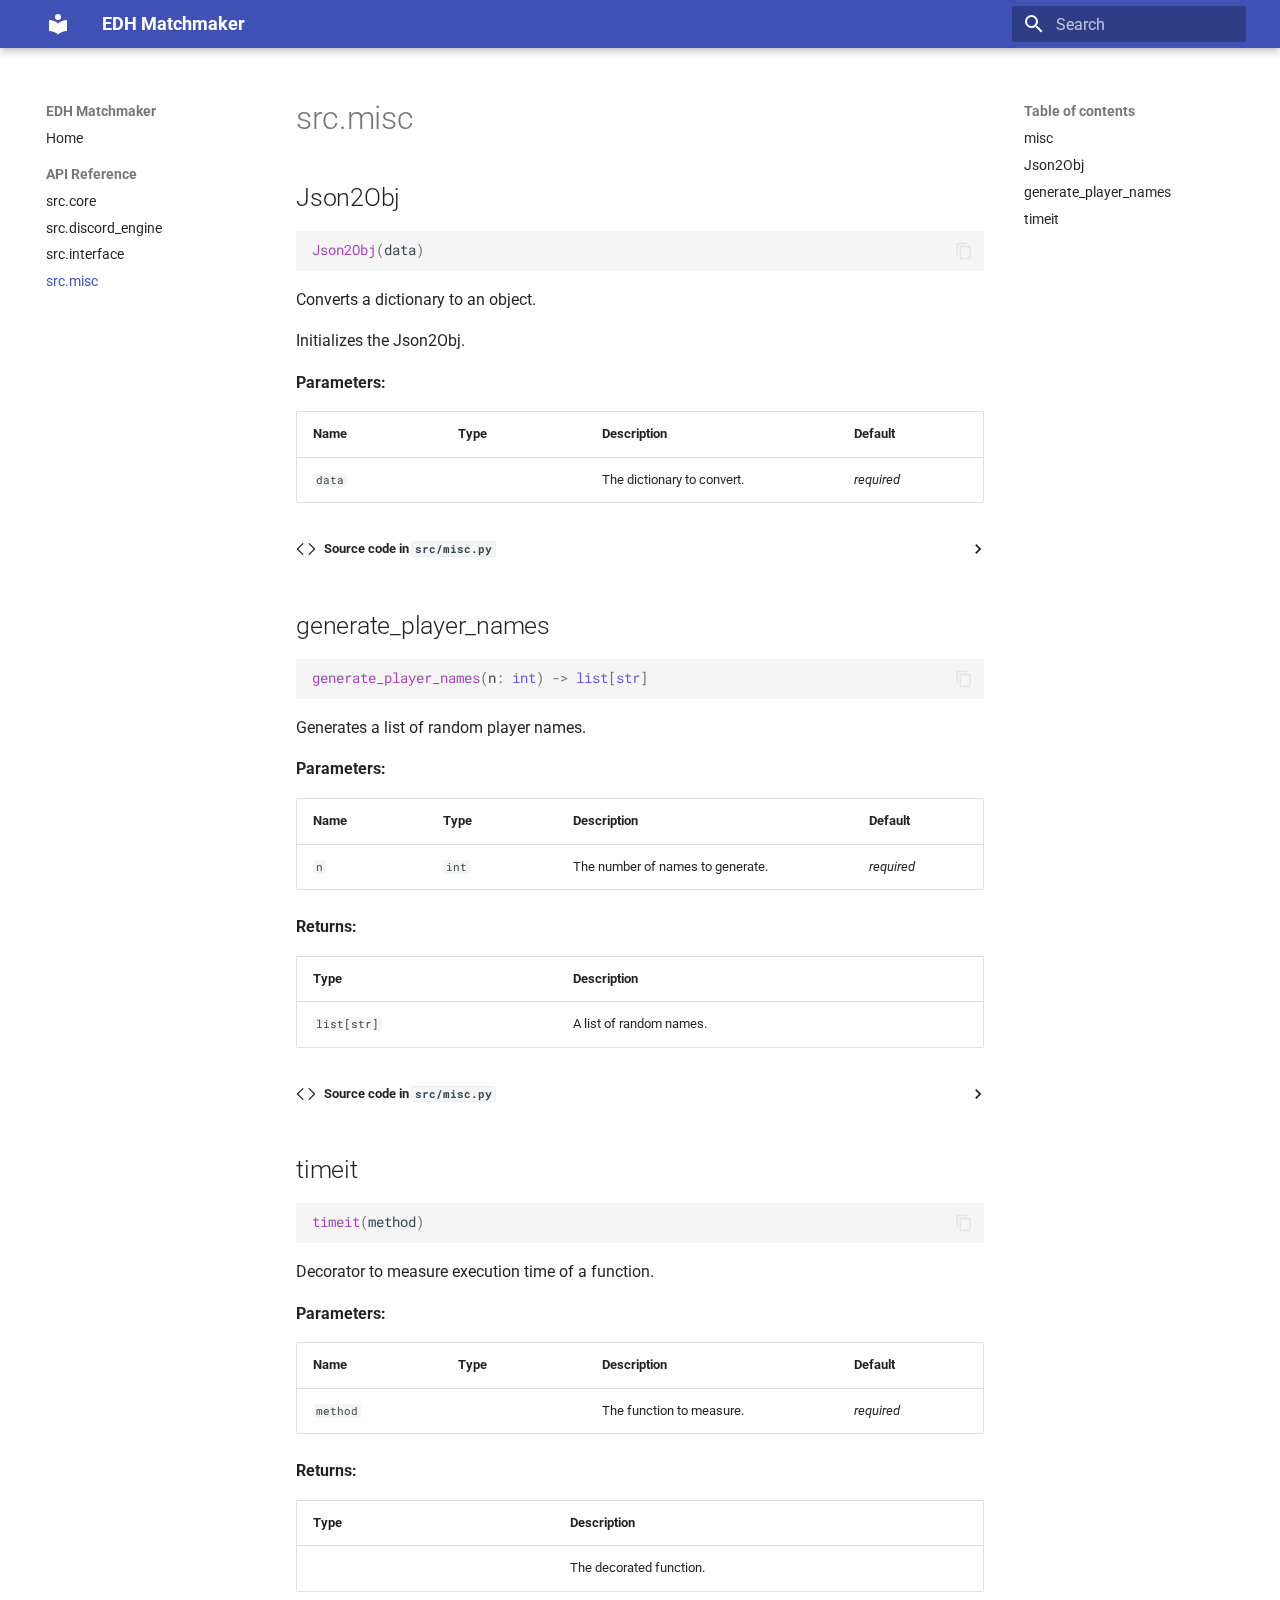
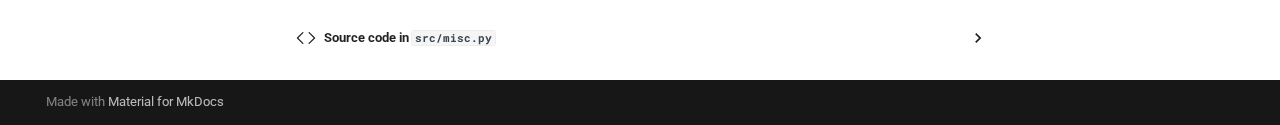
<file: src/misc/index.html>
<!doctype html>
<html lang="en" class="no-js">
  <head>
    
      <meta charset="utf-8">
      <meta name="viewport" content="width=device-width,initial-scale=1">
      
        <meta name="description" content="Matchmaking for EDH game">
      
      
      
        <link rel="canonical" href="https://even.github.io/EDH_matchmaker/src/misc/">
      
      
        <link rel="prev" href="../interface/">
      
      
      
        
      
      
      <link rel="icon" href="../../assets/images/favicon.png">
      <meta name="generator" content="mkdocs-1.6.1, mkdocs-material-9.7.1">
    
    
      
        <title>src.misc - EDH Matchmaker</title>
      
    
    
      <link rel="stylesheet" href="../../assets/stylesheets/main.484c7ddc.min.css">
      
      


    
    
      
    
    
      
        
        
        <link rel="preconnect" href="https://fonts.gstatic.com" crossorigin>
        <link rel="stylesheet" href="https://fonts.googleapis.com/css?family=Roboto:300,300i,400,400i,700,700i%7CRoboto+Mono:400,400i,700,700i&display=fallback">
        <style>:root{--md-text-font:"Roboto";--md-code-font:"Roboto Mono"}</style>
      
    
    
      <link rel="stylesheet" href="../../assets/_mkdocstrings.css">
    
    <script>__md_scope=new URL("../..",location),__md_hash=e=>[...e].reduce(((e,_)=>(e<<5)-e+_.charCodeAt(0)),0),__md_get=(e,_=localStorage,t=__md_scope)=>JSON.parse(_.getItem(t.pathname+"."+e)),__md_set=(e,_,t=localStorage,a=__md_scope)=>{try{t.setItem(a.pathname+"."+e,JSON.stringify(_))}catch(e){}}</script>
    
      

    
    
  </head>
  
  
    <body dir="ltr">
  
    
    <input class="md-toggle" data-md-toggle="drawer" type="checkbox" id="__drawer" autocomplete="off">
    <input class="md-toggle" data-md-toggle="search" type="checkbox" id="__search" autocomplete="off">
    <label class="md-overlay" for="__drawer"></label>
    <div data-md-component="skip">
      
        
        <a href="#src.misc" class="md-skip">
          Skip to content
        </a>
      
    </div>
    <div data-md-component="announce">
      
    </div>
    
    
      

  

<header class="md-header md-header--shadow" data-md-component="header">
  <nav class="md-header__inner md-grid" aria-label="Header">
    <a href="../.." title="EDH Matchmaker" class="md-header__button md-logo" aria-label="EDH Matchmaker" data-md-component="logo">
      
  
  <svg xmlns="http://www.w3.org/2000/svg" viewBox="0 0 24 24"><path d="M12 8a3 3 0 0 0 3-3 3 3 0 0 0-3-3 3 3 0 0 0-3 3 3 3 0 0 0 3 3m0 3.54C9.64 9.35 6.5 8 3 8v11c3.5 0 6.64 1.35 9 3.54 2.36-2.19 5.5-3.54 9-3.54V8c-3.5 0-6.64 1.35-9 3.54"/></svg>

    </a>
    <label class="md-header__button md-icon" for="__drawer">
      
      <svg xmlns="http://www.w3.org/2000/svg" viewBox="0 0 24 24"><path d="M3 6h18v2H3zm0 5h18v2H3zm0 5h18v2H3z"/></svg>
    </label>
    <div class="md-header__title" data-md-component="header-title">
      <div class="md-header__ellipsis">
        <div class="md-header__topic">
          <span class="md-ellipsis">
            EDH Matchmaker
          </span>
        </div>
        <div class="md-header__topic" data-md-component="header-topic">
          <span class="md-ellipsis">
            
              src.misc
            
          </span>
        </div>
      </div>
    </div>
    
    
      <script>var palette=__md_get("__palette");if(palette&&palette.color){if("(prefers-color-scheme)"===palette.color.media){var media=matchMedia("(prefers-color-scheme: light)"),input=document.querySelector(media.matches?"[data-md-color-media='(prefers-color-scheme: light)']":"[data-md-color-media='(prefers-color-scheme: dark)']");palette.color.media=input.getAttribute("data-md-color-media"),palette.color.scheme=input.getAttribute("data-md-color-scheme"),palette.color.primary=input.getAttribute("data-md-color-primary"),palette.color.accent=input.getAttribute("data-md-color-accent")}for(var[key,value]of Object.entries(palette.color))document.body.setAttribute("data-md-color-"+key,value)}</script>
    
    
    
      
      
        <label class="md-header__button md-icon" for="__search">
          
          <svg xmlns="http://www.w3.org/2000/svg" viewBox="0 0 24 24"><path d="M9.5 3A6.5 6.5 0 0 1 16 9.5c0 1.61-.59 3.09-1.56 4.23l.27.27h.79l5 5-1.5 1.5-5-5v-.79l-.27-.27A6.52 6.52 0 0 1 9.5 16 6.5 6.5 0 0 1 3 9.5 6.5 6.5 0 0 1 9.5 3m0 2C7 5 5 7 5 9.5S7 14 9.5 14 14 12 14 9.5 12 5 9.5 5"/></svg>
        </label>
        <div class="md-search" data-md-component="search" role="dialog">
  <label class="md-search__overlay" for="__search"></label>
  <div class="md-search__inner" role="search">
    <form class="md-search__form" name="search">
      <input type="text" class="md-search__input" name="query" aria-label="Search" placeholder="Search" autocapitalize="off" autocorrect="off" autocomplete="off" spellcheck="false" data-md-component="search-query" required>
      <label class="md-search__icon md-icon" for="__search">
        
        <svg xmlns="http://www.w3.org/2000/svg" viewBox="0 0 24 24"><path d="M9.5 3A6.5 6.5 0 0 1 16 9.5c0 1.61-.59 3.09-1.56 4.23l.27.27h.79l5 5-1.5 1.5-5-5v-.79l-.27-.27A6.52 6.52 0 0 1 9.5 16 6.5 6.5 0 0 1 3 9.5 6.5 6.5 0 0 1 9.5 3m0 2C7 5 5 7 5 9.5S7 14 9.5 14 14 12 14 9.5 12 5 9.5 5"/></svg>
        
        <svg xmlns="http://www.w3.org/2000/svg" viewBox="0 0 24 24"><path d="M20 11v2H8l5.5 5.5-1.42 1.42L4.16 12l7.92-7.92L13.5 5.5 8 11z"/></svg>
      </label>
      <nav class="md-search__options" aria-label="Search">
        
        <button type="reset" class="md-search__icon md-icon" title="Clear" aria-label="Clear" tabindex="-1">
          
          <svg xmlns="http://www.w3.org/2000/svg" viewBox="0 0 24 24"><path d="M19 6.41 17.59 5 12 10.59 6.41 5 5 6.41 10.59 12 5 17.59 6.41 19 12 13.41 17.59 19 19 17.59 13.41 12z"/></svg>
        </button>
      </nav>
      
    </form>
    <div class="md-search__output">
      <div class="md-search__scrollwrap" tabindex="0" data-md-scrollfix>
        <div class="md-search-result" data-md-component="search-result">
          <div class="md-search-result__meta">
            Initializing search
          </div>
          <ol class="md-search-result__list" role="presentation"></ol>
        </div>
      </div>
    </div>
  </div>
</div>
      
    
    
  </nav>
  
</header>
    
    <div class="md-container" data-md-component="container">
      
      
        
          
        
      
      <main class="md-main" data-md-component="main">
        <div class="md-main__inner md-grid">
          
            
              
              <div class="md-sidebar md-sidebar--primary" data-md-component="sidebar" data-md-type="navigation" >
                <div class="md-sidebar__scrollwrap">
                  <div class="md-sidebar__inner">
                    



<nav class="md-nav md-nav--primary" aria-label="Navigation" data-md-level="0">
  <label class="md-nav__title" for="__drawer">
    <a href="../.." title="EDH Matchmaker" class="md-nav__button md-logo" aria-label="EDH Matchmaker" data-md-component="logo">
      
  
  <svg xmlns="http://www.w3.org/2000/svg" viewBox="0 0 24 24"><path d="M12 8a3 3 0 0 0 3-3 3 3 0 0 0-3-3 3 3 0 0 0-3 3 3 3 0 0 0 3 3m0 3.54C9.64 9.35 6.5 8 3 8v11c3.5 0 6.64 1.35 9 3.54 2.36-2.19 5.5-3.54 9-3.54V8c-3.5 0-6.64 1.35-9 3.54"/></svg>

    </a>
    EDH Matchmaker
  </label>
  
  <ul class="md-nav__list" data-md-scrollfix>
    
      
      
  
  
  
  
    <li class="md-nav__item">
      <a href="../.." class="md-nav__link">
        
  
  
  <span class="md-ellipsis">
    
  
    Home
  

    
  </span>
  
  

      </a>
    </li>
  

    
      
      
  
  
    
  
  
  
    
    
    
    
      
        
        
      
    
    
    <li class="md-nav__item md-nav__item--active md-nav__item--section md-nav__item--nested">
      
        
        
        <input class="md-nav__toggle md-toggle " type="checkbox" id="__nav_2" checked>
        
          
          <label class="md-nav__link" for="__nav_2" id="__nav_2_label" tabindex="">
            
  
  
  <span class="md-ellipsis">
    
  
    API Reference
  

    
  </span>
  
  

            <span class="md-nav__icon md-icon"></span>
          </label>
        
        <nav class="md-nav" data-md-level="1" aria-labelledby="__nav_2_label" aria-expanded="true">
          <label class="md-nav__title" for="__nav_2">
            <span class="md-nav__icon md-icon"></span>
            
  
    API Reference
  

          </label>
          <ul class="md-nav__list" data-md-scrollfix>
            
              
                
  
  
  
  
    <li class="md-nav__item">
      <a href="../core/" class="md-nav__link">
        
  
  
  <span class="md-ellipsis">
    
  
    src.core
  

    
  </span>
  
  

      </a>
    </li>
  

              
            
              
                
  
  
  
  
    <li class="md-nav__item">
      <a href="../discord_engine/" class="md-nav__link">
        
  
  
  <span class="md-ellipsis">
    
  
    src.discord_engine
  

    
  </span>
  
  

      </a>
    </li>
  

              
            
              
                
  
  
  
  
    <li class="md-nav__item">
      <a href="../interface/" class="md-nav__link">
        
  
  
  <span class="md-ellipsis">
    
  
    src.interface
  

    
  </span>
  
  

      </a>
    </li>
  

              
            
              
                
  
  
    
  
  
  
    <li class="md-nav__item md-nav__item--active">
      
      <input class="md-nav__toggle md-toggle" type="checkbox" id="__toc">
      
      
      
        <label class="md-nav__link md-nav__link--active" for="__toc">
          
  
  
  <span class="md-ellipsis">
    
  
    src.misc
  

    
  </span>
  
  

          <span class="md-nav__icon md-icon"></span>
        </label>
      
      <a href="./" class="md-nav__link md-nav__link--active">
        
  
  
  <span class="md-ellipsis">
    
  
    src.misc
  

    
  </span>
  
  

      </a>
      
        

<nav class="md-nav md-nav--secondary" aria-label="Table of contents">
  
  
  
  
    <label class="md-nav__title" for="__toc">
      <span class="md-nav__icon md-icon"></span>
      Table of contents
    </label>
    <ul class="md-nav__list" data-md-component="toc" data-md-scrollfix>
      
        <li class="md-nav__item">
  <a href="#src.misc" class="md-nav__link">
    <span class="md-ellipsis">
      
        misc
      
    </span>
  </a>
  
</li>
      
        <li class="md-nav__item">
  <a href="#src.misc.Json2Obj" class="md-nav__link">
    <span class="md-ellipsis">
      
        Json2Obj
      
    </span>
  </a>
  
</li>
      
        <li class="md-nav__item">
  <a href="#src.misc.generate_player_names" class="md-nav__link">
    <span class="md-ellipsis">
      
        generate_player_names
      
    </span>
  </a>
  
</li>
      
        <li class="md-nav__item">
  <a href="#src.misc.timeit" class="md-nav__link">
    <span class="md-ellipsis">
      
        timeit
      
    </span>
  </a>
  
</li>
      
    </ul>
  
</nav>
      
    </li>
  

              
            
          </ul>
        </nav>
      
    </li>
  

    
  </ul>
</nav>
                  </div>
                </div>
              </div>
            
            
              
              <div class="md-sidebar md-sidebar--secondary" data-md-component="sidebar" data-md-type="toc" >
                <div class="md-sidebar__scrollwrap">
                  <div class="md-sidebar__inner">
                    

<nav class="md-nav md-nav--secondary" aria-label="Table of contents">
  
  
  
  
    <label class="md-nav__title" for="__toc">
      <span class="md-nav__icon md-icon"></span>
      Table of contents
    </label>
    <ul class="md-nav__list" data-md-component="toc" data-md-scrollfix>
      
        <li class="md-nav__item">
  <a href="#src.misc" class="md-nav__link">
    <span class="md-ellipsis">
      
        misc
      
    </span>
  </a>
  
</li>
      
        <li class="md-nav__item">
  <a href="#src.misc.Json2Obj" class="md-nav__link">
    <span class="md-ellipsis">
      
        Json2Obj
      
    </span>
  </a>
  
</li>
      
        <li class="md-nav__item">
  <a href="#src.misc.generate_player_names" class="md-nav__link">
    <span class="md-ellipsis">
      
        generate_player_names
      
    </span>
  </a>
  
</li>
      
        <li class="md-nav__item">
  <a href="#src.misc.timeit" class="md-nav__link">
    <span class="md-ellipsis">
      
        timeit
      
    </span>
  </a>
  
</li>
      
    </ul>
  
</nav>
                  </div>
                </div>
              </div>
            
          
          
            <div class="md-content" data-md-component="content">
              
              <article class="md-content__inner md-typeset">
                
                  



  <h1>src.misc</h1>

<div class="doc doc-object doc-module">



<a id="src.misc"></a>
    <div class="doc doc-contents first">










<div class="doc doc-children">









<div class="doc doc-object doc-class">



<h2 id="src.misc.Json2Obj" class="doc doc-heading">
            <span class="doc doc-object-name doc-class-name">Json2Obj</span>


</h2>
<div class="doc-signature highlight"><pre><span></span><code><span class="nf">Json2Obj</span><span class="p">(</span><span class="n">data</span><span class="p">)</span>
</code></pre></div>

    <div class="doc doc-contents ">



        <p>Converts a dictionary to an object.</p>

        <p>Initializes the Json2Obj.</p>


<p><span class="doc-section-title">Parameters:</span></p>
    <table>
      <thead>
        <tr>
          <th>Name</th>
          <th>Type</th>
          <th>Description</th>
          <th>Default</th>
        </tr>
      </thead>
      <tbody>
          <tr class="doc-section-item">
            <td>
                <code>data</code>
            </td>
            <td>
            </td>
            <td>
              <div class="doc-md-description">
                <p>The dictionary to convert.</p>
              </div>
            </td>
            <td>
                <em>required</em>
            </td>
          </tr>
      </tbody>
    </table>








                  <details class="mkdocstrings-source">
                    <summary>Source code in <code>src/misc.py</code></summary>
                    <div class="highlight"><table class="highlighttable"><tr><td class="linenos"><div class="linenodiv"><pre><span></span><span class="normal">10</span>
<span class="normal">11</span>
<span class="normal">12</span>
<span class="normal">13</span>
<span class="normal">14</span>
<span class="normal">15</span>
<span class="normal">16</span>
<span class="normal">17</span>
<span class="normal">18</span>
<span class="normal">19</span>
<span class="normal">20</span>
<span class="normal">21</span>
<span class="normal">22</span>
<span class="normal">23</span>
<span class="normal">24</span>
<span class="normal">25</span>
<span class="normal">26</span>
<span class="normal">27</span>
<span class="normal">28</span></pre></div></td><td class="code"><div><pre><span></span><code><span class="k">def</span><span class="w"> </span><span class="fm">__init__</span><span class="p">(</span><span class="bp">self</span><span class="p">,</span> <span class="n">data</span><span class="p">):</span>
<span class="w">    </span><span class="sd">&quot;&quot;&quot;Initializes the Json2Obj.</span>

<span class="sd">    Args:</span>
<span class="sd">        data: The dictionary to convert.</span>
<span class="sd">    &quot;&quot;&quot;</span>
    <span class="bp">self</span><span class="o">.</span><span class="vm">__dict__</span> <span class="o">=</span> <span class="n">data</span>
    <span class="k">for</span> <span class="n">i</span> <span class="ow">in</span> <span class="bp">self</span><span class="o">.</span><span class="vm">__dict__</span><span class="o">.</span><span class="n">keys</span><span class="p">():</span>
        <span class="n">child</span> <span class="o">=</span> <span class="bp">self</span><span class="o">.</span><span class="vm">__dict__</span><span class="p">[</span><span class="n">i</span><span class="p">]</span>
        <span class="k">if</span> <span class="nb">isinstance</span><span class="p">(</span><span class="n">child</span><span class="p">,</span> <span class="nb">dict</span><span class="p">):</span>
            <span class="k">if</span> <span class="nb">len</span><span class="p">(</span><span class="n">child</span><span class="p">)</span> <span class="o">&gt;</span> <span class="mi">0</span><span class="p">:</span>
                <span class="bp">self</span><span class="o">.</span><span class="vm">__dict__</span><span class="p">[</span><span class="n">i</span><span class="p">]</span> <span class="o">=</span> <span class="n">Json2Obj</span><span class="p">(</span><span class="n">child</span><span class="p">)</span>
        <span class="k">if</span> <span class="nb">isinstance</span><span class="p">(</span><span class="n">child</span><span class="p">,</span> <span class="nb">list</span><span class="p">):</span>
            <span class="bp">self</span><span class="o">.</span><span class="vm">__dict__</span><span class="p">[</span><span class="n">i</span><span class="p">]</span> <span class="o">=</span> <span class="p">[]</span>
            <span class="k">for</span> <span class="n">item</span> <span class="ow">in</span> <span class="n">child</span><span class="p">:</span>
                <span class="k">if</span> <span class="nb">isinstance</span><span class="p">(</span><span class="n">item</span><span class="p">,</span> <span class="nb">dict</span><span class="p">):</span>
                    <span class="bp">self</span><span class="o">.</span><span class="vm">__dict__</span><span class="p">[</span><span class="n">i</span><span class="p">]</span><span class="o">.</span><span class="n">append</span><span class="p">(</span><span class="n">Json2Obj</span><span class="p">(</span><span class="n">item</span><span class="p">))</span>
                <span class="k">else</span><span class="p">:</span>
                    <span class="bp">self</span><span class="o">.</span><span class="vm">__dict__</span><span class="p">[</span><span class="n">i</span><span class="p">]</span><span class="o">.</span><span class="n">append</span><span class="p">(</span><span class="n">item</span><span class="p">)</span>
</code></pre></div></td></tr></table></div>
                  </details>



<div class="doc doc-children">












  </div>

    </div>

</div>


<div class="doc doc-object doc-function">


<h2 id="src.misc.generate_player_names" class="doc doc-heading">
            <span class="doc doc-object-name doc-function-name">generate_player_names</span>


</h2>
<div class="doc-signature highlight"><pre><span></span><code><span class="nf">generate_player_names</span><span class="p">(</span><span class="n">n</span><span class="p">:</span> <span class="nb">int</span><span class="p">)</span> <span class="o">-&gt;</span> <span class="nb">list</span><span class="p">[</span><span class="nb">str</span><span class="p">]</span>
</code></pre></div>

    <div class="doc doc-contents ">

        <p>Generates a list of random player names.</p>


<p><span class="doc-section-title">Parameters:</span></p>
    <table>
      <thead>
        <tr>
          <th>Name</th>
          <th>Type</th>
          <th>Description</th>
          <th>Default</th>
        </tr>
      </thead>
      <tbody>
          <tr class="doc-section-item">
            <td>
                <code>n</code>
            </td>
            <td>
                  <code><span title="int">int</span></code>
            </td>
            <td>
              <div class="doc-md-description">
                <p>The number of names to generate.</p>
              </div>
            </td>
            <td>
                <em>required</em>
            </td>
          </tr>
      </tbody>
    </table>


    <p><span class="doc-section-title">Returns:</span></p>
    <table>
      <thead>
        <tr>
          <th>Type</th>
          <th>Description</th>
        </tr>
      </thead>
      <tbody>
          <tr class="doc-section-item">
            <td>
                  <code><span title="list">list</span>[<span title="str">str</span>]</code>
            </td>
            <td>
              <div class="doc-md-description">
                <p>A list of random names.</p>
              </div>
            </td>
          </tr>
      </tbody>
    </table>


            <details class="mkdocstrings-source">
              <summary>Source code in <code>src/misc.py</code></summary>
              <div class="highlight"><table class="highlighttable"><tr><td class="linenos"><div class="linenodiv"><pre><span></span><span class="normal">31</span>
<span class="normal">32</span>
<span class="normal">33</span>
<span class="normal">34</span>
<span class="normal">35</span>
<span class="normal">36</span>
<span class="normal">37</span>
<span class="normal">38</span>
<span class="normal">39</span>
<span class="normal">40</span>
<span class="normal">41</span>
<span class="normal">42</span>
<span class="normal">43</span>
<span class="normal">44</span></pre></div></td><td class="code"><div><pre><span></span><code><span class="k">def</span><span class="w"> </span><span class="nf">generate_player_names</span><span class="p">(</span><span class="n">n</span><span class="p">:</span> <span class="nb">int</span><span class="p">)</span> <span class="o">-&gt;</span> <span class="nb">list</span><span class="p">[</span><span class="nb">str</span><span class="p">]:</span>
<span class="w">    </span><span class="sd">&quot;&quot;&quot;Generates a list of random player names.</span>

<span class="sd">    Args:</span>
<span class="sd">        n: The number of names to generate.</span>

<span class="sd">    Returns:</span>
<span class="sd">        A list of random names.</span>
<span class="sd">    &quot;&quot;&quot;</span>
    <span class="n">fkr</span> <span class="o">=</span> <span class="n">Faker</span><span class="p">()</span>
    <span class="n">names</span><span class="p">:</span> <span class="nb">set</span><span class="p">[</span><span class="nb">str</span><span class="p">]</span> <span class="o">=</span> <span class="nb">set</span><span class="p">()</span>
    <span class="k">while</span> <span class="nb">len</span><span class="p">(</span><span class="n">names</span><span class="p">)</span> <span class="o">&lt;</span> <span class="n">n</span><span class="p">:</span>
        <span class="n">names</span><span class="o">.</span><span class="n">add</span><span class="p">(</span><span class="n">fkr</span><span class="o">.</span><span class="n">name</span><span class="p">())</span>
    <span class="k">return</span> <span class="nb">list</span><span class="p">(</span><span class="n">names</span><span class="p">)</span>
</code></pre></div></td></tr></table></div>
            </details>
    </div>

</div>

<div class="doc doc-object doc-function">


<h2 id="src.misc.timeit" class="doc doc-heading">
            <span class="doc doc-object-name doc-function-name">timeit</span>


</h2>
<div class="doc-signature highlight"><pre><span></span><code><span class="nf">timeit</span><span class="p">(</span><span class="n">method</span><span class="p">)</span>
</code></pre></div>

    <div class="doc doc-contents ">

        <p>Decorator to measure execution time of a function.</p>


<p><span class="doc-section-title">Parameters:</span></p>
    <table>
      <thead>
        <tr>
          <th>Name</th>
          <th>Type</th>
          <th>Description</th>
          <th>Default</th>
        </tr>
      </thead>
      <tbody>
          <tr class="doc-section-item">
            <td>
                <code>method</code>
            </td>
            <td>
            </td>
            <td>
              <div class="doc-md-description">
                <p>The function to measure.</p>
              </div>
            </td>
            <td>
                <em>required</em>
            </td>
          </tr>
      </tbody>
    </table>


    <p><span class="doc-section-title">Returns:</span></p>
    <table>
      <thead>
        <tr>
          <th>Type</th>
          <th>Description</th>
        </tr>
      </thead>
      <tbody>
          <tr class="doc-section-item">
            <td>
            </td>
            <td>
              <div class="doc-md-description">
                <p>The decorated function.</p>
              </div>
            </td>
          </tr>
      </tbody>
    </table>


            <details class="mkdocstrings-source">
              <summary>Source code in <code>src/misc.py</code></summary>
              <div class="highlight"><table class="highlighttable"><tr><td class="linenos"><div class="linenodiv"><pre><span></span><span class="normal">47</span>
<span class="normal">48</span>
<span class="normal">49</span>
<span class="normal">50</span>
<span class="normal">51</span>
<span class="normal">52</span>
<span class="normal">53</span>
<span class="normal">54</span>
<span class="normal">55</span>
<span class="normal">56</span>
<span class="normal">57</span>
<span class="normal">58</span>
<span class="normal">59</span>
<span class="normal">60</span>
<span class="normal">61</span>
<span class="normal">62</span>
<span class="normal">63</span>
<span class="normal">64</span>
<span class="normal">65</span>
<span class="normal">66</span>
<span class="normal">67</span>
<span class="normal">68</span>
<span class="normal">69</span>
<span class="normal">70</span>
<span class="normal">71</span>
<span class="normal">72</span>
<span class="normal">73</span>
<span class="normal">74</span>
<span class="normal">75</span></pre></div></td><td class="code"><div><pre><span></span><code><span class="k">def</span><span class="w"> </span><span class="nf">timeit</span><span class="p">(</span><span class="n">method</span><span class="p">):</span>
<span class="w">    </span><span class="sd">&quot;&quot;&quot;Decorator to measure execution time of a function.</span>

<span class="sd">    Args:</span>
<span class="sd">        method: The function to measure.</span>

<span class="sd">    Returns:</span>
<span class="sd">        The decorated function.</span>
<span class="sd">    &quot;&quot;&quot;</span>

    <span class="k">def</span><span class="w"> </span><span class="nf">timed</span><span class="p">(</span><span class="o">*</span><span class="n">args</span><span class="p">,</span> <span class="o">**</span><span class="n">kw</span><span class="p">):</span>
        <span class="n">sys</span><span class="o">.</span><span class="n">stdout</span><span class="o">.</span><span class="n">write</span><span class="p">(</span><span class="s2">&quot;</span><span class="se">\r</span><span class="s2">t(</span><span class="si">{}</span><span class="s2">) ...&quot;</span><span class="o">.</span><span class="n">format</span><span class="p">(</span><span class="n">method</span><span class="o">.</span><span class="vm">__name__</span><span class="p">))</span>
        <span class="n">sys</span><span class="o">.</span><span class="n">stdout</span><span class="o">.</span><span class="n">flush</span><span class="p">()</span>

        <span class="n">ts</span> <span class="o">=</span> <span class="n">time</span><span class="o">.</span><span class="n">time</span><span class="p">()</span>
        <span class="n">result</span> <span class="o">=</span> <span class="n">method</span><span class="p">(</span><span class="o">*</span><span class="n">args</span><span class="p">,</span> <span class="o">**</span><span class="n">kw</span><span class="p">)</span>
        <span class="n">te</span> <span class="o">=</span> <span class="n">time</span><span class="o">.</span><span class="n">time</span><span class="p">()</span>
        <span class="k">if</span> <span class="s2">&quot;log_time&quot;</span> <span class="ow">in</span> <span class="n">kw</span><span class="p">:</span>
            <span class="n">name</span> <span class="o">=</span> <span class="n">kw</span><span class="o">.</span><span class="n">get</span><span class="p">(</span><span class="s2">&quot;log_name&quot;</span><span class="p">,</span> <span class="n">method</span><span class="o">.</span><span class="vm">__name__</span><span class="o">.</span><span class="n">upper</span><span class="p">())</span>
            <span class="n">kw</span><span class="p">[</span><span class="s2">&quot;log_time&quot;</span><span class="p">][</span><span class="n">name</span><span class="p">]</span> <span class="o">=</span> <span class="nb">int</span><span class="p">((</span><span class="n">te</span> <span class="o">-</span> <span class="n">ts</span><span class="p">)</span> <span class="o">*</span> <span class="mi">1000</span><span class="p">)</span>
        <span class="k">else</span><span class="p">:</span>
            <span class="c1"># print(&#39;%r  %2.2f ms&#39; % (method.__name__, (te - ts) * 1000))</span>
            <span class="n">sys</span><span class="o">.</span><span class="n">stdout</span><span class="o">.</span><span class="n">write</span><span class="p">(</span>
                <span class="s2">&quot;</span><span class="se">\r</span><span class="s2">t(</span><span class="si">{}</span><span class="s2">) = </span><span class="si">{:.2f}</span><span class="s2"> ms</span><span class="se">\n</span><span class="s2">&quot;</span><span class="o">.</span><span class="n">format</span><span class="p">(</span><span class="n">method</span><span class="o">.</span><span class="vm">__name__</span><span class="p">,</span> <span class="p">(</span><span class="n">te</span> <span class="o">-</span> <span class="n">ts</span><span class="p">)</span> <span class="o">*</span> <span class="mi">1000</span><span class="p">)</span>
            <span class="p">)</span>
            <span class="n">sys</span><span class="o">.</span><span class="n">stdout</span><span class="o">.</span><span class="n">flush</span><span class="p">()</span>
        <span class="k">return</span> <span class="n">result</span>

    <span class="k">return</span> <span class="n">timed</span>
</code></pre></div></td></tr></table></div>
            </details>
    </div>

</div>



  </div>

    </div>

</div>












                
              </article>
            </div>
          
          
<script>var target=document.getElementById(location.hash.slice(1));target&&target.name&&(target.checked=target.name.startsWith("__tabbed_"))</script>
        </div>
        
          <button type="button" class="md-top md-icon" data-md-component="top" hidden>
  
  <svg xmlns="http://www.w3.org/2000/svg" viewBox="0 0 24 24"><path d="M13 20h-2V8l-5.5 5.5-1.42-1.42L12 4.16l7.92 7.92-1.42 1.42L13 8z"/></svg>
  Back to top
</button>
        
      </main>
      
        <footer class="md-footer">
  
  <div class="md-footer-meta md-typeset">
    <div class="md-footer-meta__inner md-grid">
      <div class="md-copyright">
  
  
    Made with
    <a href="https://squidfunk.github.io/mkdocs-material/" target="_blank" rel="noopener">
      Material for MkDocs
    </a>
  
</div>
      
    </div>
  </div>
</footer>
      
    </div>
    <div class="md-dialog" data-md-component="dialog">
      <div class="md-dialog__inner md-typeset"></div>
    </div>
    
    
    
      
      
      <script id="__config" type="application/json">{"annotate": null, "base": "../..", "features": ["navigation.instant", "navigation.sections", "navigation.top", "content.code.copy"], "search": "../../assets/javascripts/workers/search.2c215733.min.js", "tags": null, "translations": {"clipboard.copied": "Copied to clipboard", "clipboard.copy": "Copy to clipboard", "search.result.more.one": "1 more on this page", "search.result.more.other": "# more on this page", "search.result.none": "No matching documents", "search.result.one": "1 matching document", "search.result.other": "# matching documents", "search.result.placeholder": "Type to start searching", "search.result.term.missing": "Missing", "select.version": "Select version"}, "version": null}</script>
    
    
      <script src="../../assets/javascripts/bundle.79ae519e.min.js"></script>
      
    
  </body>
</html>
</file>
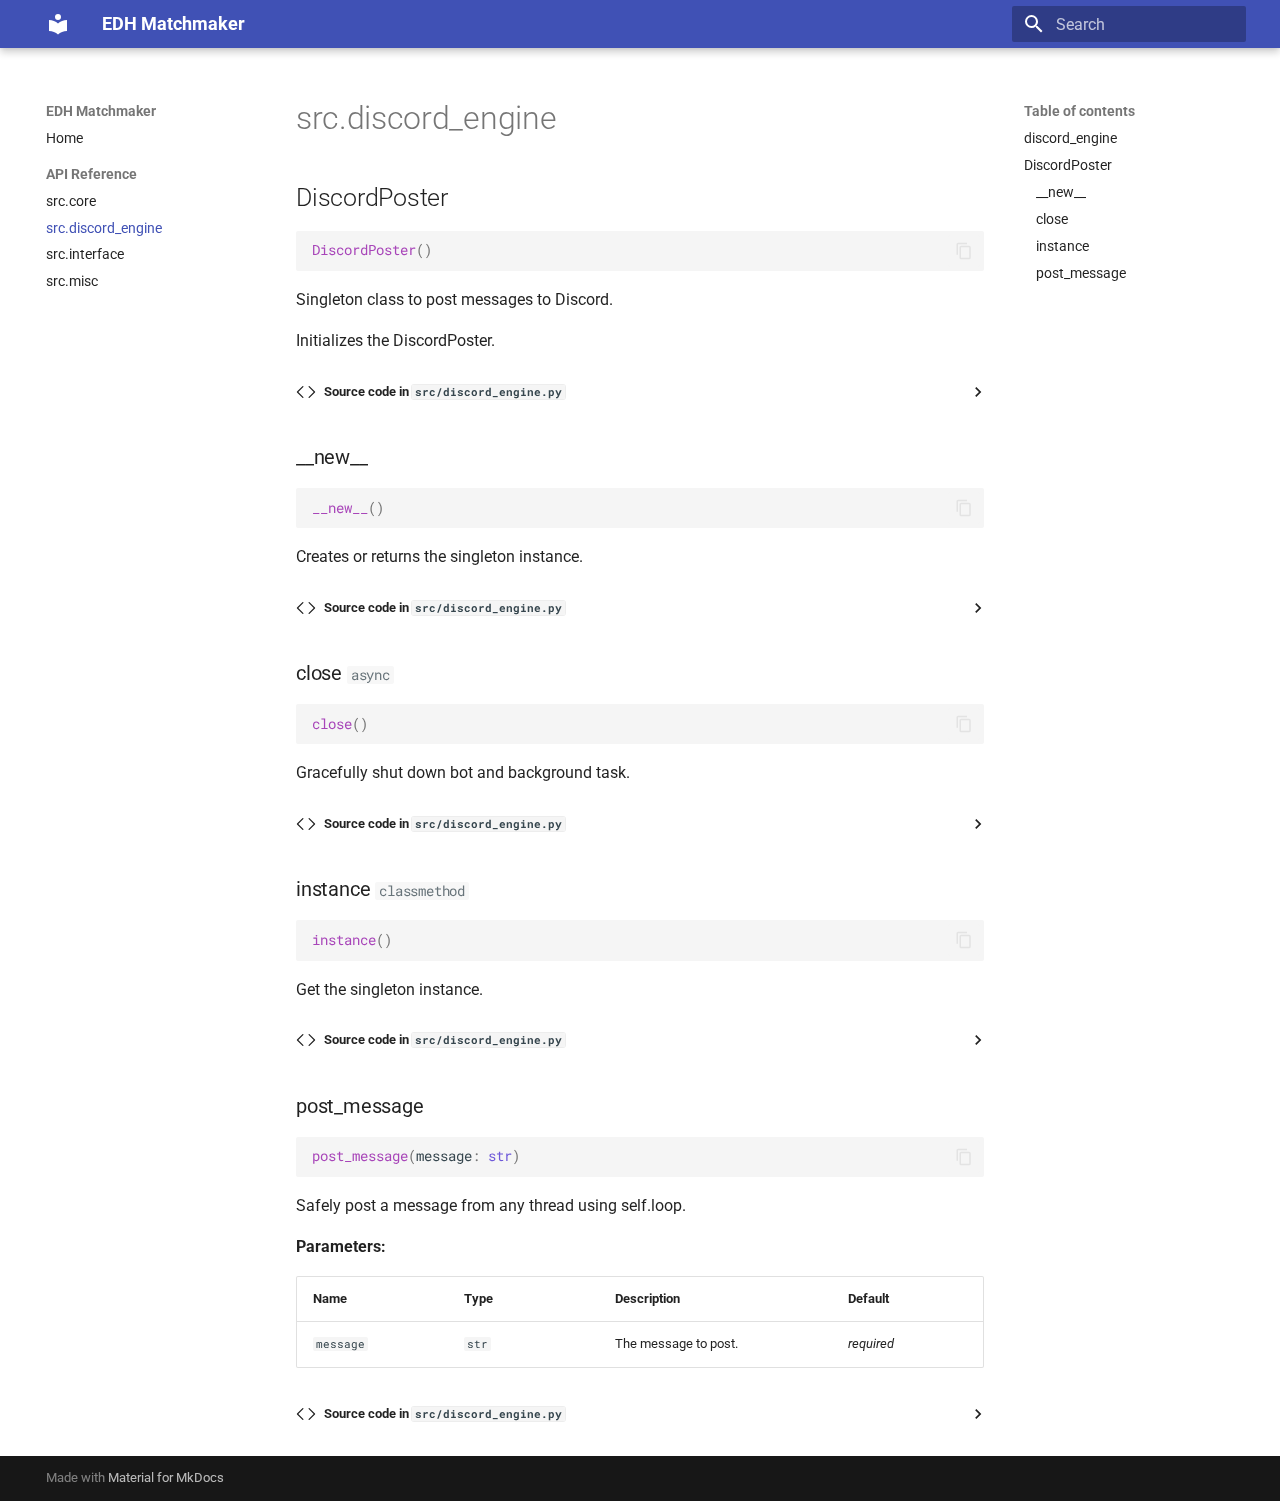
<file: site/src/discord_engine/index.html>
<!doctype html>
<html lang="en" class="no-js">
  <head>
    
      <meta charset="utf-8">
      <meta name="viewport" content="width=device-width,initial-scale=1">
      
        <meta name="description" content="Matchmaking for EDH game">
      
      
      
        <link rel="canonical" href="https://even.github.io/EDH_matchmaker/src/discord_engine/">
      
      
        <link rel="prev" href="../core/">
      
      
        <link rel="next" href="../interface/">
      
      
        
      
      
      <link rel="icon" href="../../assets/images/favicon.png">
      <meta name="generator" content="mkdocs-1.6.1, mkdocs-material-9.7.1">
    
    
      
        <title>src.discord_engine - EDH Matchmaker</title>
      
    
    
      <link rel="stylesheet" href="../../assets/stylesheets/main.484c7ddc.min.css">
      
      


    
    
      
    
    
      
        
        
        <link rel="preconnect" href="https://fonts.gstatic.com" crossorigin>
        <link rel="stylesheet" href="https://fonts.googleapis.com/css?family=Roboto:300,300i,400,400i,700,700i%7CRoboto+Mono:400,400i,700,700i&display=fallback">
        <style>:root{--md-text-font:"Roboto";--md-code-font:"Roboto Mono"}</style>
      
    
    
      <link rel="stylesheet" href="../../assets/_mkdocstrings.css">
    
    <script>__md_scope=new URL("../..",location),__md_hash=e=>[...e].reduce(((e,_)=>(e<<5)-e+_.charCodeAt(0)),0),__md_get=(e,_=localStorage,t=__md_scope)=>JSON.parse(_.getItem(t.pathname+"."+e)),__md_set=(e,_,t=localStorage,a=__md_scope)=>{try{t.setItem(a.pathname+"."+e,JSON.stringify(_))}catch(e){}}</script>
    
      

    
    
  </head>
  
  
    <body dir="ltr">
  
    
    <input class="md-toggle" data-md-toggle="drawer" type="checkbox" id="__drawer" autocomplete="off">
    <input class="md-toggle" data-md-toggle="search" type="checkbox" id="__search" autocomplete="off">
    <label class="md-overlay" for="__drawer"></label>
    <div data-md-component="skip">
      
        
        <a href="#src.discord_engine" class="md-skip">
          Skip to content
        </a>
      
    </div>
    <div data-md-component="announce">
      
    </div>
    
    
      

  

<header class="md-header md-header--shadow" data-md-component="header">
  <nav class="md-header__inner md-grid" aria-label="Header">
    <a href="../.." title="EDH Matchmaker" class="md-header__button md-logo" aria-label="EDH Matchmaker" data-md-component="logo">
      
  
  <svg xmlns="http://www.w3.org/2000/svg" viewBox="0 0 24 24"><path d="M12 8a3 3 0 0 0 3-3 3 3 0 0 0-3-3 3 3 0 0 0-3 3 3 3 0 0 0 3 3m0 3.54C9.64 9.35 6.5 8 3 8v11c3.5 0 6.64 1.35 9 3.54 2.36-2.19 5.5-3.54 9-3.54V8c-3.5 0-6.64 1.35-9 3.54"/></svg>

    </a>
    <label class="md-header__button md-icon" for="__drawer">
      
      <svg xmlns="http://www.w3.org/2000/svg" viewBox="0 0 24 24"><path d="M3 6h18v2H3zm0 5h18v2H3zm0 5h18v2H3z"/></svg>
    </label>
    <div class="md-header__title" data-md-component="header-title">
      <div class="md-header__ellipsis">
        <div class="md-header__topic">
          <span class="md-ellipsis">
            EDH Matchmaker
          </span>
        </div>
        <div class="md-header__topic" data-md-component="header-topic">
          <span class="md-ellipsis">
            
              src.discord_engine
            
          </span>
        </div>
      </div>
    </div>
    
    
      <script>var palette=__md_get("__palette");if(palette&&palette.color){if("(prefers-color-scheme)"===palette.color.media){var media=matchMedia("(prefers-color-scheme: light)"),input=document.querySelector(media.matches?"[data-md-color-media='(prefers-color-scheme: light)']":"[data-md-color-media='(prefers-color-scheme: dark)']");palette.color.media=input.getAttribute("data-md-color-media"),palette.color.scheme=input.getAttribute("data-md-color-scheme"),palette.color.primary=input.getAttribute("data-md-color-primary"),palette.color.accent=input.getAttribute("data-md-color-accent")}for(var[key,value]of Object.entries(palette.color))document.body.setAttribute("data-md-color-"+key,value)}</script>
    
    
    
      
      
        <label class="md-header__button md-icon" for="__search">
          
          <svg xmlns="http://www.w3.org/2000/svg" viewBox="0 0 24 24"><path d="M9.5 3A6.5 6.5 0 0 1 16 9.5c0 1.61-.59 3.09-1.56 4.23l.27.27h.79l5 5-1.5 1.5-5-5v-.79l-.27-.27A6.52 6.52 0 0 1 9.5 16 6.5 6.5 0 0 1 3 9.5 6.5 6.5 0 0 1 9.5 3m0 2C7 5 5 7 5 9.5S7 14 9.5 14 14 12 14 9.5 12 5 9.5 5"/></svg>
        </label>
        <div class="md-search" data-md-component="search" role="dialog">
  <label class="md-search__overlay" for="__search"></label>
  <div class="md-search__inner" role="search">
    <form class="md-search__form" name="search">
      <input type="text" class="md-search__input" name="query" aria-label="Search" placeholder="Search" autocapitalize="off" autocorrect="off" autocomplete="off" spellcheck="false" data-md-component="search-query" required>
      <label class="md-search__icon md-icon" for="__search">
        
        <svg xmlns="http://www.w3.org/2000/svg" viewBox="0 0 24 24"><path d="M9.5 3A6.5 6.5 0 0 1 16 9.5c0 1.61-.59 3.09-1.56 4.23l.27.27h.79l5 5-1.5 1.5-5-5v-.79l-.27-.27A6.52 6.52 0 0 1 9.5 16 6.5 6.5 0 0 1 3 9.5 6.5 6.5 0 0 1 9.5 3m0 2C7 5 5 7 5 9.5S7 14 9.5 14 14 12 14 9.5 12 5 9.5 5"/></svg>
        
        <svg xmlns="http://www.w3.org/2000/svg" viewBox="0 0 24 24"><path d="M20 11v2H8l5.5 5.5-1.42 1.42L4.16 12l7.92-7.92L13.5 5.5 8 11z"/></svg>
      </label>
      <nav class="md-search__options" aria-label="Search">
        
        <button type="reset" class="md-search__icon md-icon" title="Clear" aria-label="Clear" tabindex="-1">
          
          <svg xmlns="http://www.w3.org/2000/svg" viewBox="0 0 24 24"><path d="M19 6.41 17.59 5 12 10.59 6.41 5 5 6.41 10.59 12 5 17.59 6.41 19 12 13.41 17.59 19 19 17.59 13.41 12z"/></svg>
        </button>
      </nav>
      
    </form>
    <div class="md-search__output">
      <div class="md-search__scrollwrap" tabindex="0" data-md-scrollfix>
        <div class="md-search-result" data-md-component="search-result">
          <div class="md-search-result__meta">
            Initializing search
          </div>
          <ol class="md-search-result__list" role="presentation"></ol>
        </div>
      </div>
    </div>
  </div>
</div>
      
    
    
  </nav>
  
</header>
    
    <div class="md-container" data-md-component="container">
      
      
        
          
        
      
      <main class="md-main" data-md-component="main">
        <div class="md-main__inner md-grid">
          
            
              
              <div class="md-sidebar md-sidebar--primary" data-md-component="sidebar" data-md-type="navigation" >
                <div class="md-sidebar__scrollwrap">
                  <div class="md-sidebar__inner">
                    



<nav class="md-nav md-nav--primary" aria-label="Navigation" data-md-level="0">
  <label class="md-nav__title" for="__drawer">
    <a href="../.." title="EDH Matchmaker" class="md-nav__button md-logo" aria-label="EDH Matchmaker" data-md-component="logo">
      
  
  <svg xmlns="http://www.w3.org/2000/svg" viewBox="0 0 24 24"><path d="M12 8a3 3 0 0 0 3-3 3 3 0 0 0-3-3 3 3 0 0 0-3 3 3 3 0 0 0 3 3m0 3.54C9.64 9.35 6.5 8 3 8v11c3.5 0 6.64 1.35 9 3.54 2.36-2.19 5.5-3.54 9-3.54V8c-3.5 0-6.64 1.35-9 3.54"/></svg>

    </a>
    EDH Matchmaker
  </label>
  
  <ul class="md-nav__list" data-md-scrollfix>
    
      
      
  
  
  
  
    <li class="md-nav__item">
      <a href="../.." class="md-nav__link">
        
  
  
  <span class="md-ellipsis">
    
  
    Home
  

    
  </span>
  
  

      </a>
    </li>
  

    
      
      
  
  
    
  
  
  
    
    
    
    
      
        
        
      
    
    
    <li class="md-nav__item md-nav__item--active md-nav__item--section md-nav__item--nested">
      
        
        
        <input class="md-nav__toggle md-toggle " type="checkbox" id="__nav_2" checked>
        
          
          <label class="md-nav__link" for="__nav_2" id="__nav_2_label" tabindex="">
            
  
  
  <span class="md-ellipsis">
    
  
    API Reference
  

    
  </span>
  
  

            <span class="md-nav__icon md-icon"></span>
          </label>
        
        <nav class="md-nav" data-md-level="1" aria-labelledby="__nav_2_label" aria-expanded="true">
          <label class="md-nav__title" for="__nav_2">
            <span class="md-nav__icon md-icon"></span>
            
  
    API Reference
  

          </label>
          <ul class="md-nav__list" data-md-scrollfix>
            
              
                
  
  
  
  
    <li class="md-nav__item">
      <a href="../core/" class="md-nav__link">
        
  
  
  <span class="md-ellipsis">
    
  
    src.core
  

    
  </span>
  
  

      </a>
    </li>
  

              
            
              
                
  
  
    
  
  
  
    <li class="md-nav__item md-nav__item--active">
      
      <input class="md-nav__toggle md-toggle" type="checkbox" id="__toc">
      
      
      
        <label class="md-nav__link md-nav__link--active" for="__toc">
          
  
  
  <span class="md-ellipsis">
    
  
    src.discord_engine
  

    
  </span>
  
  

          <span class="md-nav__icon md-icon"></span>
        </label>
      
      <a href="./" class="md-nav__link md-nav__link--active">
        
  
  
  <span class="md-ellipsis">
    
  
    src.discord_engine
  

    
  </span>
  
  

      </a>
      
        

<nav class="md-nav md-nav--secondary" aria-label="Table of contents">
  
  
  
  
    <label class="md-nav__title" for="__toc">
      <span class="md-nav__icon md-icon"></span>
      Table of contents
    </label>
    <ul class="md-nav__list" data-md-component="toc" data-md-scrollfix>
      
        <li class="md-nav__item">
  <a href="#src.discord_engine" class="md-nav__link">
    <span class="md-ellipsis">
      
        discord_engine
      
    </span>
  </a>
  
</li>
      
        <li class="md-nav__item">
  <a href="#src.discord_engine.DiscordPoster" class="md-nav__link">
    <span class="md-ellipsis">
      
        DiscordPoster
      
    </span>
  </a>
  
    <nav class="md-nav" aria-label="DiscordPoster">
      <ul class="md-nav__list">
        
          <li class="md-nav__item">
  <a href="#src.discord_engine.DiscordPoster.__new__" class="md-nav__link">
    <span class="md-ellipsis">
      
        __new__
      
    </span>
  </a>
  
</li>
        
          <li class="md-nav__item">
  <a href="#src.discord_engine.DiscordPoster.close" class="md-nav__link">
    <span class="md-ellipsis">
      
        close
      
    </span>
  </a>
  
</li>
        
          <li class="md-nav__item">
  <a href="#src.discord_engine.DiscordPoster.instance" class="md-nav__link">
    <span class="md-ellipsis">
      
        instance
      
    </span>
  </a>
  
</li>
        
          <li class="md-nav__item">
  <a href="#src.discord_engine.DiscordPoster.post_message" class="md-nav__link">
    <span class="md-ellipsis">
      
        post_message
      
    </span>
  </a>
  
</li>
        
      </ul>
    </nav>
  
</li>
      
    </ul>
  
</nav>
      
    </li>
  

              
            
              
                
  
  
  
  
    <li class="md-nav__item">
      <a href="../interface/" class="md-nav__link">
        
  
  
  <span class="md-ellipsis">
    
  
    src.interface
  

    
  </span>
  
  

      </a>
    </li>
  

              
            
              
                
  
  
  
  
    <li class="md-nav__item">
      <a href="../misc/" class="md-nav__link">
        
  
  
  <span class="md-ellipsis">
    
  
    src.misc
  

    
  </span>
  
  

      </a>
    </li>
  

              
            
          </ul>
        </nav>
      
    </li>
  

    
  </ul>
</nav>
                  </div>
                </div>
              </div>
            
            
              
              <div class="md-sidebar md-sidebar--secondary" data-md-component="sidebar" data-md-type="toc" >
                <div class="md-sidebar__scrollwrap">
                  <div class="md-sidebar__inner">
                    

<nav class="md-nav md-nav--secondary" aria-label="Table of contents">
  
  
  
  
    <label class="md-nav__title" for="__toc">
      <span class="md-nav__icon md-icon"></span>
      Table of contents
    </label>
    <ul class="md-nav__list" data-md-component="toc" data-md-scrollfix>
      
        <li class="md-nav__item">
  <a href="#src.discord_engine" class="md-nav__link">
    <span class="md-ellipsis">
      
        discord_engine
      
    </span>
  </a>
  
</li>
      
        <li class="md-nav__item">
  <a href="#src.discord_engine.DiscordPoster" class="md-nav__link">
    <span class="md-ellipsis">
      
        DiscordPoster
      
    </span>
  </a>
  
    <nav class="md-nav" aria-label="DiscordPoster">
      <ul class="md-nav__list">
        
          <li class="md-nav__item">
  <a href="#src.discord_engine.DiscordPoster.__new__" class="md-nav__link">
    <span class="md-ellipsis">
      
        __new__
      
    </span>
  </a>
  
</li>
        
          <li class="md-nav__item">
  <a href="#src.discord_engine.DiscordPoster.close" class="md-nav__link">
    <span class="md-ellipsis">
      
        close
      
    </span>
  </a>
  
</li>
        
          <li class="md-nav__item">
  <a href="#src.discord_engine.DiscordPoster.instance" class="md-nav__link">
    <span class="md-ellipsis">
      
        instance
      
    </span>
  </a>
  
</li>
        
          <li class="md-nav__item">
  <a href="#src.discord_engine.DiscordPoster.post_message" class="md-nav__link">
    <span class="md-ellipsis">
      
        post_message
      
    </span>
  </a>
  
</li>
        
      </ul>
    </nav>
  
</li>
      
    </ul>
  
</nav>
                  </div>
                </div>
              </div>
            
          
          
            <div class="md-content" data-md-component="content">
              
              <article class="md-content__inner md-typeset">
                
                  



  <h1>src.discord_engine</h1>

<div class="doc doc-object doc-module">



<a id="src.discord_engine"></a>
    <div class="doc doc-contents first">










<div class="doc doc-children">









<div class="doc doc-object doc-class">



<h2 id="src.discord_engine.DiscordPoster" class="doc doc-heading">
            <span class="doc doc-object-name doc-class-name">DiscordPoster</span>


</h2>
<div class="doc-signature highlight"><pre><span></span><code><span class="nf">DiscordPoster</span><span class="p">()</span>
</code></pre></div>

    <div class="doc doc-contents ">



        <p>Singleton class to post messages to Discord.</p>

        <p>Initializes the DiscordPoster.</p>








                  <details class="mkdocstrings-source">
                    <summary>Source code in <code>src/discord_engine.py</code></summary>
                    <div class="highlight"><table class="highlighttable"><tr><td class="linenos"><div class="linenodiv"><pre><span></span><span class="normal">23</span>
<span class="normal">24</span>
<span class="normal">25</span>
<span class="normal">26</span>
<span class="normal">27</span>
<span class="normal">28</span>
<span class="normal">29</span>
<span class="normal">30</span>
<span class="normal">31</span>
<span class="normal">32</span>
<span class="normal">33</span>
<span class="normal">34</span>
<span class="normal">35</span>
<span class="normal">36</span>
<span class="normal">37</span>
<span class="normal">38</span>
<span class="normal">39</span>
<span class="normal">40</span>
<span class="normal">41</span>
<span class="normal">42</span>
<span class="normal">43</span>
<span class="normal">44</span>
<span class="normal">45</span>
<span class="normal">46</span>
<span class="normal">47</span>
<span class="normal">48</span>
<span class="normal">49</span>
<span class="normal">50</span>
<span class="normal">51</span>
<span class="normal">52</span>
<span class="normal">53</span>
<span class="normal">54</span>
<span class="normal">55</span>
<span class="normal">56</span>
<span class="normal">57</span>
<span class="normal">58</span>
<span class="normal">59</span></pre></div></td><td class="code"><div><pre><span></span><code><span class="k">def</span><span class="w"> </span><span class="fm">__init__</span><span class="p">(</span><span class="bp">self</span><span class="p">):</span>
<span class="w">    </span><span class="sd">&quot;&quot;&quot;Initializes the DiscordPoster.&quot;&quot;&quot;</span>
    <span class="k">if</span> <span class="bp">self</span><span class="o">.</span><span class="n">_initialized</span><span class="p">:</span>
        <span class="k">return</span>

    <span class="bp">self</span><span class="o">.</span><span class="n">token</span><span class="p">:</span> <span class="nb">str</span> <span class="o">=</span> <span class="n">os</span><span class="o">.</span><span class="n">getenv</span><span class="p">(</span><span class="s2">&quot;DISCORD_TOKEN&quot;</span><span class="p">,</span> <span class="s2">&quot;&quot;</span><span class="p">)</span>
    <span class="bp">self</span><span class="o">.</span><span class="n">guild_id</span> <span class="o">=</span> <span class="nb">int</span><span class="p">(</span><span class="n">os</span><span class="o">.</span><span class="n">getenv</span><span class="p">(</span><span class="s2">&quot;GUILD_ID&quot;</span><span class="p">,</span> <span class="mi">0</span><span class="p">))</span>
    <span class="bp">self</span><span class="o">.</span><span class="n">channel_id</span> <span class="o">=</span> <span class="nb">int</span><span class="p">(</span><span class="n">os</span><span class="o">.</span><span class="n">getenv</span><span class="p">(</span><span class="s2">&quot;CHANNEL_ID&quot;</span><span class="p">,</span> <span class="mi">0</span><span class="p">))</span>

    <span class="c1"># Set up bot</span>
    <span class="n">intents</span> <span class="o">=</span> <span class="n">discord</span><span class="o">.</span><span class="n">Intents</span><span class="o">.</span><span class="n">default</span><span class="p">()</span>
    <span class="n">intents</span><span class="o">.</span><span class="n">guilds</span> <span class="o">=</span> <span class="kc">True</span>
    <span class="n">intents</span><span class="o">.</span><span class="n">messages</span> <span class="o">=</span> <span class="kc">True</span>
    <span class="bp">self</span><span class="o">.</span><span class="n">bot</span> <span class="o">=</span> <span class="n">commands</span><span class="o">.</span><span class="n">Bot</span><span class="p">(</span><span class="n">command_prefix</span><span class="o">=</span><span class="s2">&quot;!&quot;</span><span class="p">,</span> <span class="n">intents</span><span class="o">=</span><span class="n">intents</span><span class="p">)</span>

    <span class="c1"># Message queue</span>
    <span class="bp">self</span><span class="o">.</span><span class="n">message_queue</span> <span class="o">=</span> <span class="n">asyncio</span><span class="o">.</span><span class="n">Queue</span><span class="p">()</span>

    <span class="c1"># To detect when loop is ready</span>
    <span class="bp">self</span><span class="o">.</span><span class="n">loop_ready</span> <span class="o">=</span> <span class="n">threading</span><span class="o">.</span><span class="n">Event</span><span class="p">()</span>

    <span class="c1"># Background task reference</span>
    <span class="bp">self</span><span class="o">.</span><span class="n">queue_task</span> <span class="o">=</span> <span class="kc">None</span>

    <span class="nd">@self</span><span class="o">.</span><span class="n">bot</span><span class="o">.</span><span class="n">event</span>
    <span class="k">async</span> <span class="k">def</span><span class="w"> </span><span class="nf">on_ready</span><span class="p">():</span>
        <span class="c1"># Start queue processor inside bot&#39;s event loop</span>
        <span class="k">if</span> <span class="ow">not</span> <span class="bp">self</span><span class="o">.</span><span class="n">queue_task</span> <span class="ow">or</span> <span class="bp">self</span><span class="o">.</span><span class="n">queue_task</span><span class="o">.</span><span class="n">done</span><span class="p">():</span>
            <span class="bp">self</span><span class="o">.</span><span class="n">queue_task</span> <span class="o">=</span> <span class="bp">self</span><span class="o">.</span><span class="n">bot</span><span class="o">.</span><span class="n">loop</span><span class="o">.</span><span class="n">create_task</span><span class="p">(</span><span class="bp">self</span><span class="o">.</span><span class="n">_process_queued_messages</span><span class="p">())</span>

    <span class="c1"># Start bot in background thread</span>
    <span class="bp">self</span><span class="o">.</span><span class="n">thread</span> <span class="o">=</span> <span class="n">threading</span><span class="o">.</span><span class="n">Thread</span><span class="p">(</span><span class="n">target</span><span class="o">=</span><span class="bp">self</span><span class="o">.</span><span class="n">_run_bot_loop</span><span class="p">,</span> <span class="n">daemon</span><span class="o">=</span><span class="kc">True</span><span class="p">)</span>
    <span class="bp">self</span><span class="o">.</span><span class="n">thread</span><span class="o">.</span><span class="n">start</span><span class="p">()</span>

    <span class="bp">self</span><span class="o">.</span><span class="n">loop_ready</span><span class="o">.</span><span class="n">wait</span><span class="p">()</span>  <span class="c1"># Ensure loop is ready</span>

    <span class="bp">self</span><span class="o">.</span><span class="n">_initialized</span> <span class="o">=</span> <span class="kc">True</span>
</code></pre></div></td></tr></table></div>
                  </details>



<div class="doc doc-children">










<div class="doc doc-object doc-function">


<h3 id="src.discord_engine.DiscordPoster.__new__" class="doc doc-heading">
            <span class="doc doc-object-name doc-function-name">__new__</span>


</h3>
<div class="doc-signature highlight"><pre><span></span><code><span class="nf">__new__</span><span class="p">()</span>
</code></pre></div>

    <div class="doc doc-contents ">

        <p>Creates or returns the singleton instance.</p>


            <details class="mkdocstrings-source">
              <summary>Source code in <code>src/discord_engine.py</code></summary>
              <div class="highlight"><table class="highlighttable"><tr><td class="linenos"><div class="linenodiv"><pre><span></span><span class="normal">15</span>
<span class="normal">16</span>
<span class="normal">17</span>
<span class="normal">18</span>
<span class="normal">19</span>
<span class="normal">20</span>
<span class="normal">21</span></pre></div></td><td class="code"><div><pre><span></span><code><span class="k">def</span><span class="w"> </span><span class="fm">__new__</span><span class="p">(</span><span class="bp">cls</span><span class="p">):</span>
<span class="w">    </span><span class="sd">&quot;&quot;&quot;Creates or returns the singleton instance.&quot;&quot;&quot;</span>
    <span class="k">with</span> <span class="bp">cls</span><span class="o">.</span><span class="n">_lock</span><span class="p">:</span>
        <span class="k">if</span> <span class="bp">cls</span><span class="o">.</span><span class="n">_instance</span> <span class="ow">is</span> <span class="kc">None</span><span class="p">:</span>
            <span class="bp">cls</span><span class="o">.</span><span class="n">_instance</span> <span class="o">=</span> <span class="nb">super</span><span class="p">()</span><span class="o">.</span><span class="fm">__new__</span><span class="p">(</span><span class="bp">cls</span><span class="p">)</span>
            <span class="bp">cls</span><span class="o">.</span><span class="n">_instance</span><span class="o">.</span><span class="n">_initialized</span> <span class="o">=</span> <span class="kc">False</span>
    <span class="k">return</span> <span class="bp">cls</span><span class="o">.</span><span class="n">_instance</span>
</code></pre></div></td></tr></table></div>
            </details>
    </div>

</div>

<div class="doc doc-object doc-function">


<h3 id="src.discord_engine.DiscordPoster.close" class="doc doc-heading">
            <span class="doc doc-object-name doc-function-name">close</span>


  <span class="doc doc-labels">
      <small class="doc doc-label doc-label-async"><code>async</code></small>
  </span>

</h3>
<div class="doc-signature highlight"><pre><span></span><code><span class="nf">close</span><span class="p">()</span>
</code></pre></div>

    <div class="doc doc-contents ">

        <p>Gracefully shut down bot and background task.</p>


            <details class="mkdocstrings-source">
              <summary>Source code in <code>src/discord_engine.py</code></summary>
              <div class="highlight"><table class="highlighttable"><tr><td class="linenos"><div class="linenodiv"><pre><span></span><span class="normal">132</span>
<span class="normal">133</span>
<span class="normal">134</span>
<span class="normal">135</span>
<span class="normal">136</span>
<span class="normal">137</span></pre></div></td><td class="code"><div><pre><span></span><code><span class="k">async</span> <span class="k">def</span><span class="w"> </span><span class="nf">close</span><span class="p">(</span><span class="bp">self</span><span class="p">):</span>
<span class="w">    </span><span class="sd">&quot;&quot;&quot;Gracefully shut down bot and background task.&quot;&quot;&quot;</span>
    <span class="k">if</span> <span class="bp">self</span><span class="o">.</span><span class="n">loop</span> <span class="ow">and</span> <span class="bp">self</span><span class="o">.</span><span class="n">loop</span><span class="o">.</span><span class="n">is_running</span><span class="p">():</span>
        <span class="k">await</span> <span class="bp">self</span><span class="o">.</span><span class="n">bot</span><span class="o">.</span><span class="n">close</span><span class="p">()</span>
        <span class="k">if</span> <span class="bp">self</span><span class="o">.</span><span class="n">queue_task</span><span class="p">:</span>
            <span class="bp">self</span><span class="o">.</span><span class="n">queue_task</span><span class="o">.</span><span class="n">cancel</span><span class="p">()</span>
</code></pre></div></td></tr></table></div>
            </details>
    </div>

</div>

<div class="doc doc-object doc-function">


<h3 id="src.discord_engine.DiscordPoster.instance" class="doc doc-heading">
            <span class="doc doc-object-name doc-function-name">instance</span>


  <span class="doc doc-labels">
      <small class="doc doc-label doc-label-classmethod"><code>classmethod</code></small>
  </span>

</h3>
<div class="doc-signature highlight"><pre><span></span><code><span class="nf">instance</span><span class="p">()</span>
</code></pre></div>

    <div class="doc doc-contents ">

        <p>Get the singleton instance.</p>


            <details class="mkdocstrings-source">
              <summary>Source code in <code>src/discord_engine.py</code></summary>
              <div class="highlight"><table class="highlighttable"><tr><td class="linenos"><div class="linenodiv"><pre><span></span><span class="normal">139</span>
<span class="normal">140</span>
<span class="normal">141</span>
<span class="normal">142</span></pre></div></td><td class="code"><div><pre><span></span><code><span class="nd">@classmethod</span>
<span class="k">def</span><span class="w"> </span><span class="nf">instance</span><span class="p">(</span><span class="bp">cls</span><span class="p">):</span>
<span class="w">    </span><span class="sd">&quot;&quot;&quot;Get the singleton instance.&quot;&quot;&quot;</span>
    <span class="k">return</span> <span class="bp">cls</span><span class="p">()</span>
</code></pre></div></td></tr></table></div>
            </details>
    </div>

</div>

<div class="doc doc-object doc-function">


<h3 id="src.discord_engine.DiscordPoster.post_message" class="doc doc-heading">
            <span class="doc doc-object-name doc-function-name">post_message</span>


</h3>
<div class="doc-signature highlight"><pre><span></span><code><span class="nf">post_message</span><span class="p">(</span><span class="n">message</span><span class="p">:</span> <span class="nb">str</span><span class="p">)</span>
</code></pre></div>

    <div class="doc doc-contents ">

        <p>Safely post a message from any thread using self.loop.</p>


<p><span class="doc-section-title">Parameters:</span></p>
    <table>
      <thead>
        <tr>
          <th>Name</th>
          <th>Type</th>
          <th>Description</th>
          <th>Default</th>
        </tr>
      </thead>
      <tbody>
          <tr class="doc-section-item">
            <td>
                <code>message</code>
            </td>
            <td>
                  <code><span title="str">str</span></code>
            </td>
            <td>
              <div class="doc-md-description">
                <p>The message to post.</p>
              </div>
            </td>
            <td>
                <em>required</em>
            </td>
          </tr>
      </tbody>
    </table>


            <details class="mkdocstrings-source">
              <summary>Source code in <code>src/discord_engine.py</code></summary>
              <div class="highlight"><table class="highlighttable"><tr><td class="linenos"><div class="linenodiv"><pre><span></span><span class="normal">117</span>
<span class="normal">118</span>
<span class="normal">119</span>
<span class="normal">120</span>
<span class="normal">121</span>
<span class="normal">122</span>
<span class="normal">123</span>
<span class="normal">124</span>
<span class="normal">125</span>
<span class="normal">126</span>
<span class="normal">127</span>
<span class="normal">128</span>
<span class="normal">129</span>
<span class="normal">130</span></pre></div></td><td class="code"><div><pre><span></span><code><span class="k">def</span><span class="w"> </span><span class="nf">post_message</span><span class="p">(</span><span class="bp">self</span><span class="p">,</span> <span class="n">message</span><span class="p">:</span> <span class="nb">str</span><span class="p">):</span>
<span class="w">    </span><span class="sd">&quot;&quot;&quot;Safely post a message from any thread using self.loop.</span>

<span class="sd">    Args:</span>
<span class="sd">        message: The message to post.</span>
<span class="sd">    &quot;&quot;&quot;</span>
    <span class="k">if</span> <span class="ow">not</span> <span class="bp">self</span><span class="o">.</span><span class="n">loop</span> <span class="ow">or</span> <span class="ow">not</span> <span class="bp">self</span><span class="o">.</span><span class="n">loop</span><span class="o">.</span><span class="n">is_running</span><span class="p">():</span>
        <span class="k">return</span>

    <span class="n">future</span> <span class="o">=</span> <span class="n">asyncio</span><span class="o">.</span><span class="n">run_coroutine_threadsafe</span><span class="p">(</span><span class="bp">self</span><span class="o">.</span><span class="n">message_queue</span><span class="o">.</span><span class="n">put</span><span class="p">(</span><span class="n">message</span><span class="p">),</span> <span class="bp">self</span><span class="o">.</span><span class="n">loop</span><span class="p">)</span>
    <span class="k">try</span><span class="p">:</span>
        <span class="n">future</span><span class="o">.</span><span class="n">result</span><span class="p">()</span>  <span class="c1"># Wait for completion</span>
    <span class="k">except</span> <span class="ne">Exception</span> <span class="k">as</span> <span class="n">e</span><span class="p">:</span>
        <span class="nb">print</span><span class="p">(</span><span class="sa">f</span><span class="s2">&quot;[DiscordPoster] Error posting message: </span><span class="si">{</span><span class="n">e</span><span class="si">}</span><span class="s2">&quot;</span><span class="p">)</span>
</code></pre></div></td></tr></table></div>
            </details>
    </div>

</div>



  </div>

    </div>

</div>




  </div>

    </div>

</div>












                
              </article>
            </div>
          
          
<script>var target=document.getElementById(location.hash.slice(1));target&&target.name&&(target.checked=target.name.startsWith("__tabbed_"))</script>
        </div>
        
          <button type="button" class="md-top md-icon" data-md-component="top" hidden>
  
  <svg xmlns="http://www.w3.org/2000/svg" viewBox="0 0 24 24"><path d="M13 20h-2V8l-5.5 5.5-1.42-1.42L12 4.16l7.92 7.92-1.42 1.42L13 8z"/></svg>
  Back to top
</button>
        
      </main>
      
        <footer class="md-footer">
  
  <div class="md-footer-meta md-typeset">
    <div class="md-footer-meta__inner md-grid">
      <div class="md-copyright">
  
  
    Made with
    <a href="https://squidfunk.github.io/mkdocs-material/" target="_blank" rel="noopener">
      Material for MkDocs
    </a>
  
</div>
      
    </div>
  </div>
</footer>
      
    </div>
    <div class="md-dialog" data-md-component="dialog">
      <div class="md-dialog__inner md-typeset"></div>
    </div>
    
    
    
      
      
      <script id="__config" type="application/json">{"annotate": null, "base": "../..", "features": ["navigation.instant", "navigation.sections", "navigation.top", "content.code.copy"], "search": "../../assets/javascripts/workers/search.2c215733.min.js", "tags": null, "translations": {"clipboard.copied": "Copied to clipboard", "clipboard.copy": "Copy to clipboard", "search.result.more.one": "1 more on this page", "search.result.more.other": "# more on this page", "search.result.none": "No matching documents", "search.result.one": "1 matching document", "search.result.other": "# matching documents", "search.result.placeholder": "Type to start searching", "search.result.term.missing": "Missing", "select.version": "Select version"}, "version": null}</script>
    
    
      <script src="../../assets/javascripts/bundle.79ae519e.min.js"></script>
      
    
  </body>
</html>
</file>
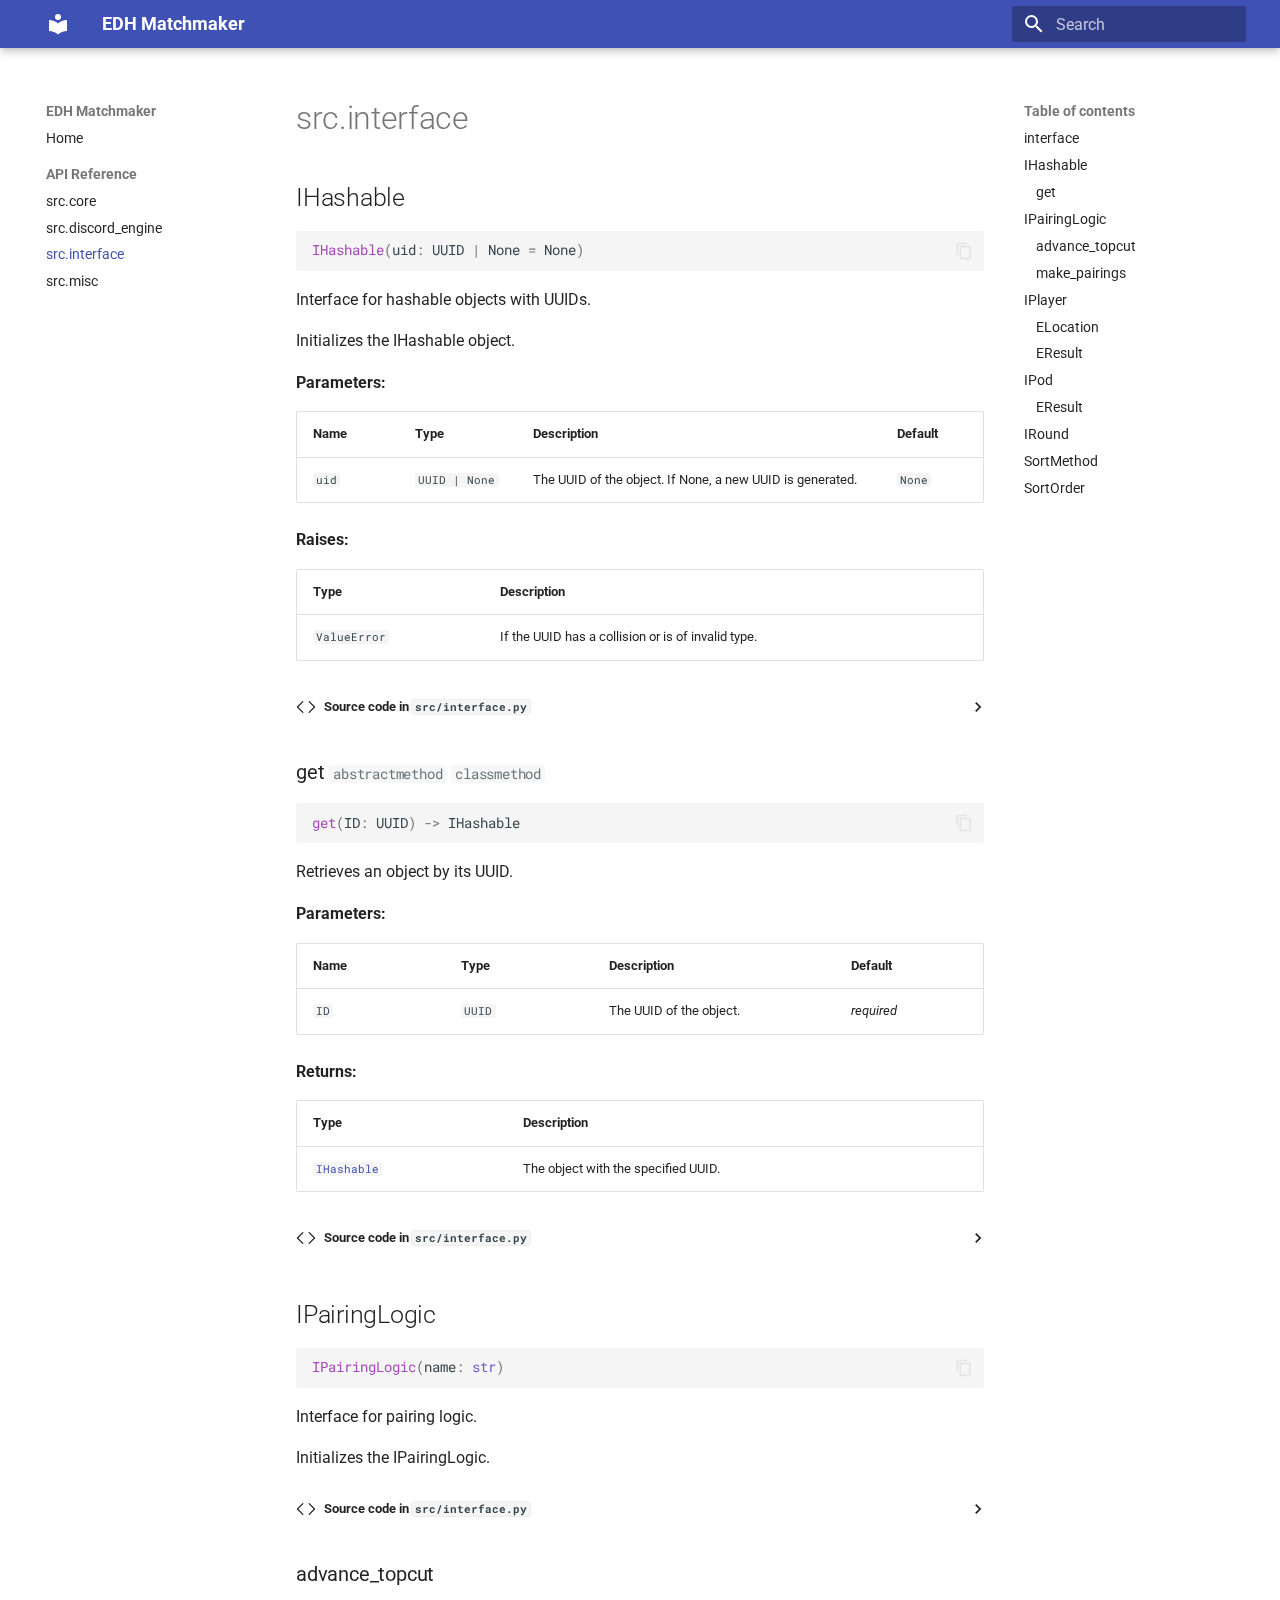
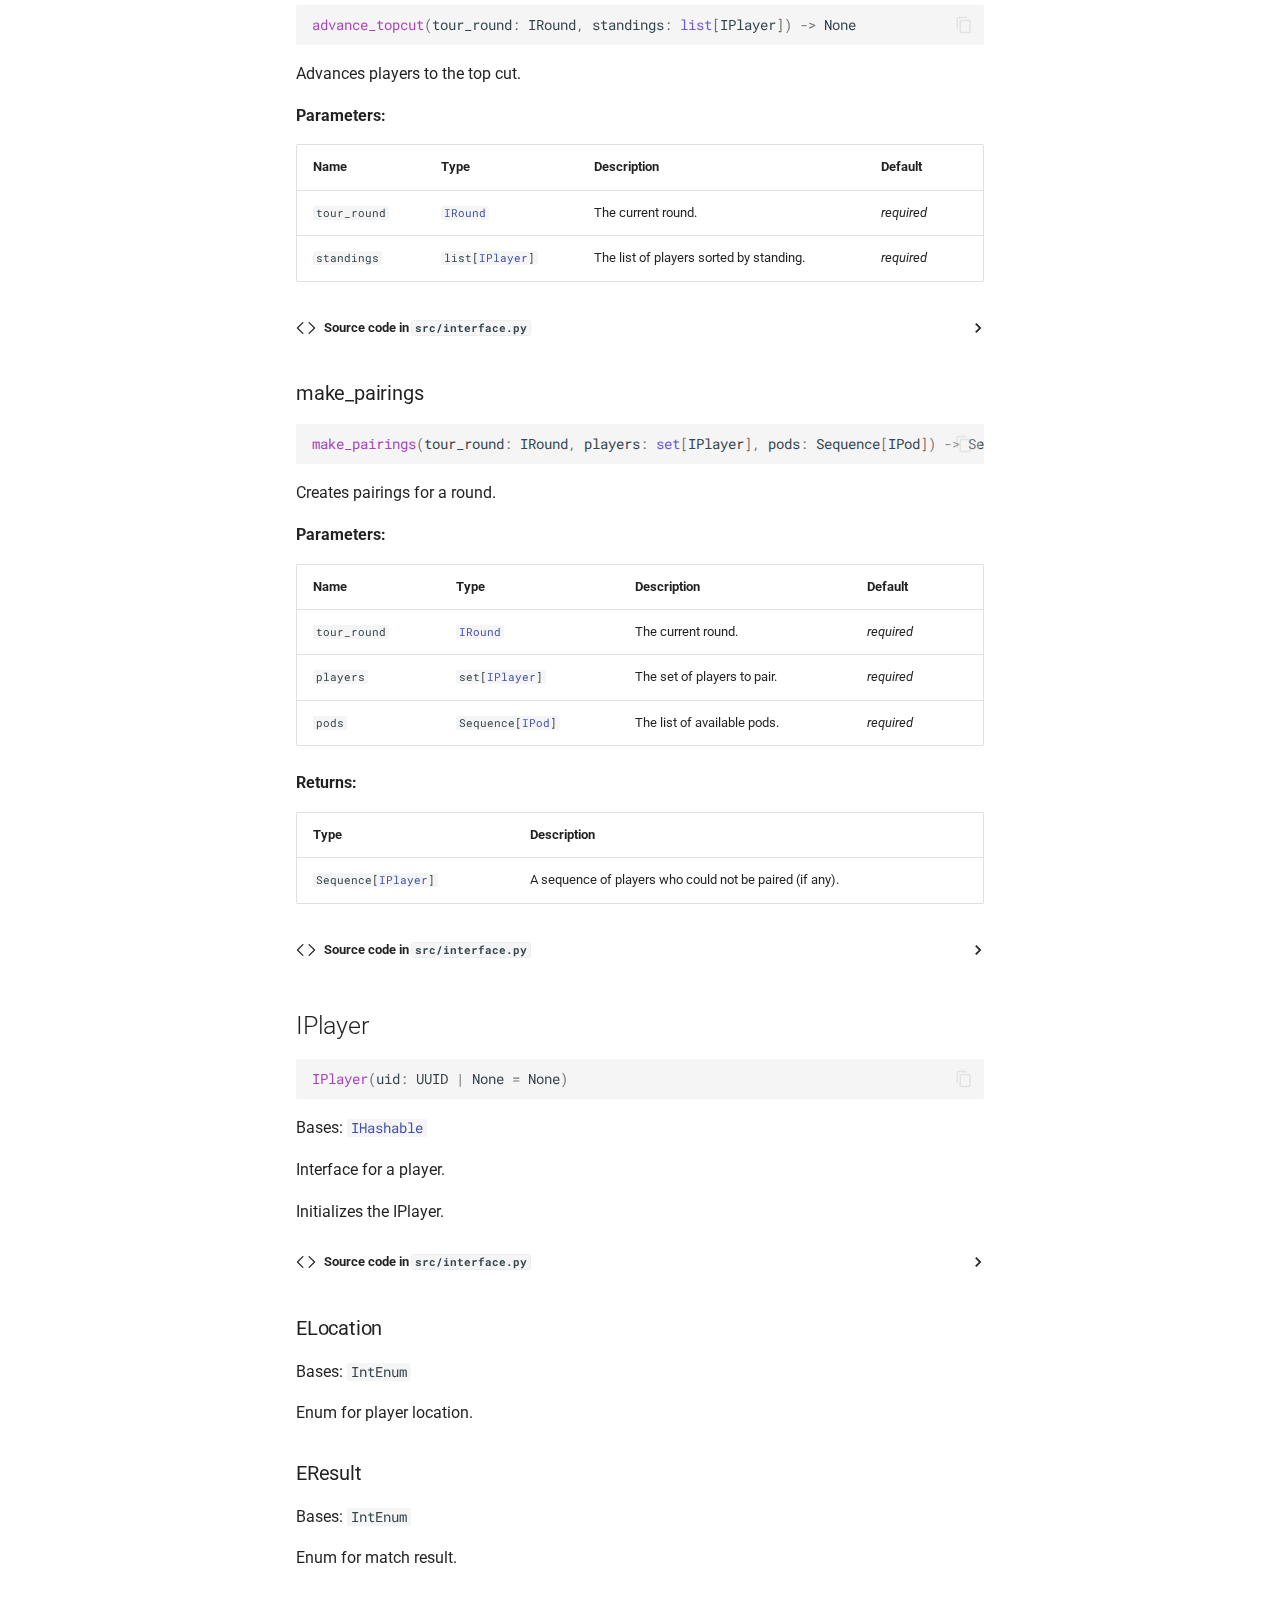
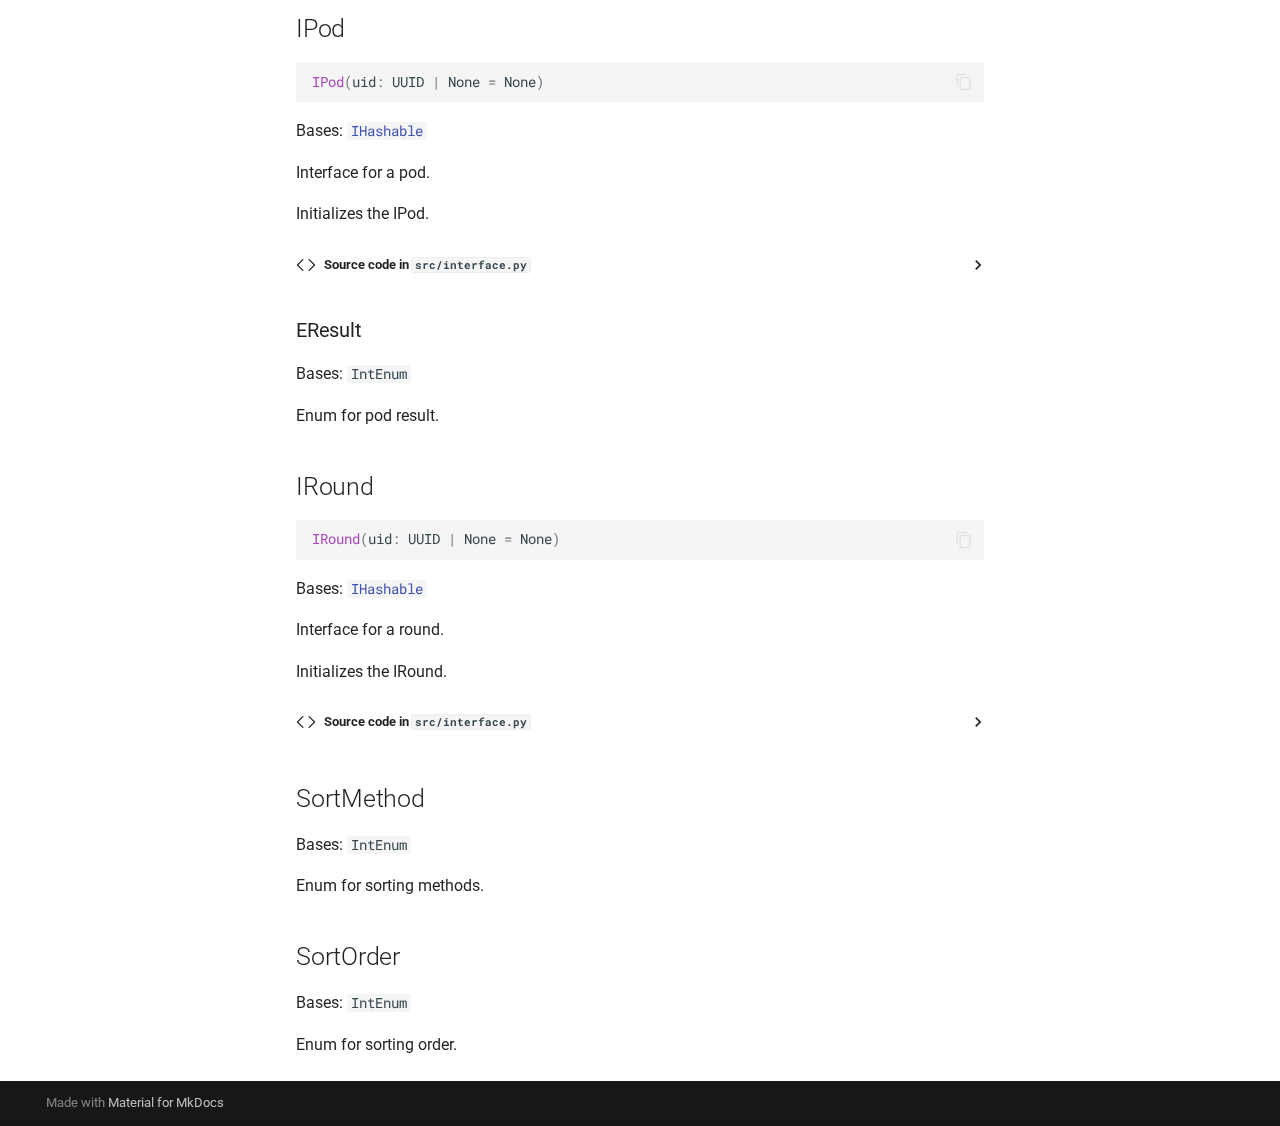
<file: site/src/interface/index.html>
<!doctype html>
<html lang="en" class="no-js">
  <head>
    
      <meta charset="utf-8">
      <meta name="viewport" content="width=device-width,initial-scale=1">
      
        <meta name="description" content="Matchmaking for EDH game">
      
      
      
        <link rel="canonical" href="https://even.github.io/EDH_matchmaker/src/interface/">
      
      
        <link rel="prev" href="../discord_engine/">
      
      
        <link rel="next" href="../misc/">
      
      
        
      
      
      <link rel="icon" href="../../assets/images/favicon.png">
      <meta name="generator" content="mkdocs-1.6.1, mkdocs-material-9.7.1">
    
    
      
        <title>src.interface - EDH Matchmaker</title>
      
    
    
      <link rel="stylesheet" href="../../assets/stylesheets/main.484c7ddc.min.css">
      
      


    
    
      
    
    
      
        
        
        <link rel="preconnect" href="https://fonts.gstatic.com" crossorigin>
        <link rel="stylesheet" href="https://fonts.googleapis.com/css?family=Roboto:300,300i,400,400i,700,700i%7CRoboto+Mono:400,400i,700,700i&display=fallback">
        <style>:root{--md-text-font:"Roboto";--md-code-font:"Roboto Mono"}</style>
      
    
    
      <link rel="stylesheet" href="../../assets/_mkdocstrings.css">
    
    <script>__md_scope=new URL("../..",location),__md_hash=e=>[...e].reduce(((e,_)=>(e<<5)-e+_.charCodeAt(0)),0),__md_get=(e,_=localStorage,t=__md_scope)=>JSON.parse(_.getItem(t.pathname+"."+e)),__md_set=(e,_,t=localStorage,a=__md_scope)=>{try{t.setItem(a.pathname+"."+e,JSON.stringify(_))}catch(e){}}</script>
    
      

    
    
  </head>
  
  
    <body dir="ltr">
  
    
    <input class="md-toggle" data-md-toggle="drawer" type="checkbox" id="__drawer" autocomplete="off">
    <input class="md-toggle" data-md-toggle="search" type="checkbox" id="__search" autocomplete="off">
    <label class="md-overlay" for="__drawer"></label>
    <div data-md-component="skip">
      
        
        <a href="#src.interface" class="md-skip">
          Skip to content
        </a>
      
    </div>
    <div data-md-component="announce">
      
    </div>
    
    
      

  

<header class="md-header md-header--shadow" data-md-component="header">
  <nav class="md-header__inner md-grid" aria-label="Header">
    <a href="../.." title="EDH Matchmaker" class="md-header__button md-logo" aria-label="EDH Matchmaker" data-md-component="logo">
      
  
  <svg xmlns="http://www.w3.org/2000/svg" viewBox="0 0 24 24"><path d="M12 8a3 3 0 0 0 3-3 3 3 0 0 0-3-3 3 3 0 0 0-3 3 3 3 0 0 0 3 3m0 3.54C9.64 9.35 6.5 8 3 8v11c3.5 0 6.64 1.35 9 3.54 2.36-2.19 5.5-3.54 9-3.54V8c-3.5 0-6.64 1.35-9 3.54"/></svg>

    </a>
    <label class="md-header__button md-icon" for="__drawer">
      
      <svg xmlns="http://www.w3.org/2000/svg" viewBox="0 0 24 24"><path d="M3 6h18v2H3zm0 5h18v2H3zm0 5h18v2H3z"/></svg>
    </label>
    <div class="md-header__title" data-md-component="header-title">
      <div class="md-header__ellipsis">
        <div class="md-header__topic">
          <span class="md-ellipsis">
            EDH Matchmaker
          </span>
        </div>
        <div class="md-header__topic" data-md-component="header-topic">
          <span class="md-ellipsis">
            
              src.interface
            
          </span>
        </div>
      </div>
    </div>
    
    
      <script>var palette=__md_get("__palette");if(palette&&palette.color){if("(prefers-color-scheme)"===palette.color.media){var media=matchMedia("(prefers-color-scheme: light)"),input=document.querySelector(media.matches?"[data-md-color-media='(prefers-color-scheme: light)']":"[data-md-color-media='(prefers-color-scheme: dark)']");palette.color.media=input.getAttribute("data-md-color-media"),palette.color.scheme=input.getAttribute("data-md-color-scheme"),palette.color.primary=input.getAttribute("data-md-color-primary"),palette.color.accent=input.getAttribute("data-md-color-accent")}for(var[key,value]of Object.entries(palette.color))document.body.setAttribute("data-md-color-"+key,value)}</script>
    
    
    
      
      
        <label class="md-header__button md-icon" for="__search">
          
          <svg xmlns="http://www.w3.org/2000/svg" viewBox="0 0 24 24"><path d="M9.5 3A6.5 6.5 0 0 1 16 9.5c0 1.61-.59 3.09-1.56 4.23l.27.27h.79l5 5-1.5 1.5-5-5v-.79l-.27-.27A6.52 6.52 0 0 1 9.5 16 6.5 6.5 0 0 1 3 9.5 6.5 6.5 0 0 1 9.5 3m0 2C7 5 5 7 5 9.5S7 14 9.5 14 14 12 14 9.5 12 5 9.5 5"/></svg>
        </label>
        <div class="md-search" data-md-component="search" role="dialog">
  <label class="md-search__overlay" for="__search"></label>
  <div class="md-search__inner" role="search">
    <form class="md-search__form" name="search">
      <input type="text" class="md-search__input" name="query" aria-label="Search" placeholder="Search" autocapitalize="off" autocorrect="off" autocomplete="off" spellcheck="false" data-md-component="search-query" required>
      <label class="md-search__icon md-icon" for="__search">
        
        <svg xmlns="http://www.w3.org/2000/svg" viewBox="0 0 24 24"><path d="M9.5 3A6.5 6.5 0 0 1 16 9.5c0 1.61-.59 3.09-1.56 4.23l.27.27h.79l5 5-1.5 1.5-5-5v-.79l-.27-.27A6.52 6.52 0 0 1 9.5 16 6.5 6.5 0 0 1 3 9.5 6.5 6.5 0 0 1 9.5 3m0 2C7 5 5 7 5 9.5S7 14 9.5 14 14 12 14 9.5 12 5 9.5 5"/></svg>
        
        <svg xmlns="http://www.w3.org/2000/svg" viewBox="0 0 24 24"><path d="M20 11v2H8l5.5 5.5-1.42 1.42L4.16 12l7.92-7.92L13.5 5.5 8 11z"/></svg>
      </label>
      <nav class="md-search__options" aria-label="Search">
        
        <button type="reset" class="md-search__icon md-icon" title="Clear" aria-label="Clear" tabindex="-1">
          
          <svg xmlns="http://www.w3.org/2000/svg" viewBox="0 0 24 24"><path d="M19 6.41 17.59 5 12 10.59 6.41 5 5 6.41 10.59 12 5 17.59 6.41 19 12 13.41 17.59 19 19 17.59 13.41 12z"/></svg>
        </button>
      </nav>
      
    </form>
    <div class="md-search__output">
      <div class="md-search__scrollwrap" tabindex="0" data-md-scrollfix>
        <div class="md-search-result" data-md-component="search-result">
          <div class="md-search-result__meta">
            Initializing search
          </div>
          <ol class="md-search-result__list" role="presentation"></ol>
        </div>
      </div>
    </div>
  </div>
</div>
      
    
    
  </nav>
  
</header>
    
    <div class="md-container" data-md-component="container">
      
      
        
          
        
      
      <main class="md-main" data-md-component="main">
        <div class="md-main__inner md-grid">
          
            
              
              <div class="md-sidebar md-sidebar--primary" data-md-component="sidebar" data-md-type="navigation" >
                <div class="md-sidebar__scrollwrap">
                  <div class="md-sidebar__inner">
                    



<nav class="md-nav md-nav--primary" aria-label="Navigation" data-md-level="0">
  <label class="md-nav__title" for="__drawer">
    <a href="../.." title="EDH Matchmaker" class="md-nav__button md-logo" aria-label="EDH Matchmaker" data-md-component="logo">
      
  
  <svg xmlns="http://www.w3.org/2000/svg" viewBox="0 0 24 24"><path d="M12 8a3 3 0 0 0 3-3 3 3 0 0 0-3-3 3 3 0 0 0-3 3 3 3 0 0 0 3 3m0 3.54C9.64 9.35 6.5 8 3 8v11c3.5 0 6.64 1.35 9 3.54 2.36-2.19 5.5-3.54 9-3.54V8c-3.5 0-6.64 1.35-9 3.54"/></svg>

    </a>
    EDH Matchmaker
  </label>
  
  <ul class="md-nav__list" data-md-scrollfix>
    
      
      
  
  
  
  
    <li class="md-nav__item">
      <a href="../.." class="md-nav__link">
        
  
  
  <span class="md-ellipsis">
    
  
    Home
  

    
  </span>
  
  

      </a>
    </li>
  

    
      
      
  
  
    
  
  
  
    
    
    
    
      
        
        
      
    
    
    <li class="md-nav__item md-nav__item--active md-nav__item--section md-nav__item--nested">
      
        
        
        <input class="md-nav__toggle md-toggle " type="checkbox" id="__nav_2" checked>
        
          
          <label class="md-nav__link" for="__nav_2" id="__nav_2_label" tabindex="">
            
  
  
  <span class="md-ellipsis">
    
  
    API Reference
  

    
  </span>
  
  

            <span class="md-nav__icon md-icon"></span>
          </label>
        
        <nav class="md-nav" data-md-level="1" aria-labelledby="__nav_2_label" aria-expanded="true">
          <label class="md-nav__title" for="__nav_2">
            <span class="md-nav__icon md-icon"></span>
            
  
    API Reference
  

          </label>
          <ul class="md-nav__list" data-md-scrollfix>
            
              
                
  
  
  
  
    <li class="md-nav__item">
      <a href="../core/" class="md-nav__link">
        
  
  
  <span class="md-ellipsis">
    
  
    src.core
  

    
  </span>
  
  

      </a>
    </li>
  

              
            
              
                
  
  
  
  
    <li class="md-nav__item">
      <a href="../discord_engine/" class="md-nav__link">
        
  
  
  <span class="md-ellipsis">
    
  
    src.discord_engine
  

    
  </span>
  
  

      </a>
    </li>
  

              
            
              
                
  
  
    
  
  
  
    <li class="md-nav__item md-nav__item--active">
      
      <input class="md-nav__toggle md-toggle" type="checkbox" id="__toc">
      
      
      
        <label class="md-nav__link md-nav__link--active" for="__toc">
          
  
  
  <span class="md-ellipsis">
    
  
    src.interface
  

    
  </span>
  
  

          <span class="md-nav__icon md-icon"></span>
        </label>
      
      <a href="./" class="md-nav__link md-nav__link--active">
        
  
  
  <span class="md-ellipsis">
    
  
    src.interface
  

    
  </span>
  
  

      </a>
      
        

<nav class="md-nav md-nav--secondary" aria-label="Table of contents">
  
  
  
  
    <label class="md-nav__title" for="__toc">
      <span class="md-nav__icon md-icon"></span>
      Table of contents
    </label>
    <ul class="md-nav__list" data-md-component="toc" data-md-scrollfix>
      
        <li class="md-nav__item">
  <a href="#src.interface" class="md-nav__link">
    <span class="md-ellipsis">
      
        interface
      
    </span>
  </a>
  
</li>
      
        <li class="md-nav__item">
  <a href="#src.interface.IHashable" class="md-nav__link">
    <span class="md-ellipsis">
      
        IHashable
      
    </span>
  </a>
  
    <nav class="md-nav" aria-label="IHashable">
      <ul class="md-nav__list">
        
          <li class="md-nav__item">
  <a href="#src.interface.IHashable.get" class="md-nav__link">
    <span class="md-ellipsis">
      
        get
      
    </span>
  </a>
  
</li>
        
      </ul>
    </nav>
  
</li>
      
        <li class="md-nav__item">
  <a href="#src.interface.IPairingLogic" class="md-nav__link">
    <span class="md-ellipsis">
      
        IPairingLogic
      
    </span>
  </a>
  
    <nav class="md-nav" aria-label="IPairingLogic">
      <ul class="md-nav__list">
        
          <li class="md-nav__item">
  <a href="#src.interface.IPairingLogic.advance_topcut" class="md-nav__link">
    <span class="md-ellipsis">
      
        advance_topcut
      
    </span>
  </a>
  
</li>
        
          <li class="md-nav__item">
  <a href="#src.interface.IPairingLogic.make_pairings" class="md-nav__link">
    <span class="md-ellipsis">
      
        make_pairings
      
    </span>
  </a>
  
</li>
        
      </ul>
    </nav>
  
</li>
      
        <li class="md-nav__item">
  <a href="#src.interface.IPlayer" class="md-nav__link">
    <span class="md-ellipsis">
      
        IPlayer
      
    </span>
  </a>
  
    <nav class="md-nav" aria-label="IPlayer">
      <ul class="md-nav__list">
        
          <li class="md-nav__item">
  <a href="#src.interface.IPlayer.ELocation" class="md-nav__link">
    <span class="md-ellipsis">
      
        ELocation
      
    </span>
  </a>
  
</li>
        
          <li class="md-nav__item">
  <a href="#src.interface.IPlayer.EResult" class="md-nav__link">
    <span class="md-ellipsis">
      
        EResult
      
    </span>
  </a>
  
</li>
        
      </ul>
    </nav>
  
</li>
      
        <li class="md-nav__item">
  <a href="#src.interface.IPod" class="md-nav__link">
    <span class="md-ellipsis">
      
        IPod
      
    </span>
  </a>
  
    <nav class="md-nav" aria-label="IPod">
      <ul class="md-nav__list">
        
          <li class="md-nav__item">
  <a href="#src.interface.IPod.EResult" class="md-nav__link">
    <span class="md-ellipsis">
      
        EResult
      
    </span>
  </a>
  
</li>
        
      </ul>
    </nav>
  
</li>
      
        <li class="md-nav__item">
  <a href="#src.interface.IRound" class="md-nav__link">
    <span class="md-ellipsis">
      
        IRound
      
    </span>
  </a>
  
</li>
      
        <li class="md-nav__item">
  <a href="#src.interface.SortMethod" class="md-nav__link">
    <span class="md-ellipsis">
      
        SortMethod
      
    </span>
  </a>
  
</li>
      
        <li class="md-nav__item">
  <a href="#src.interface.SortOrder" class="md-nav__link">
    <span class="md-ellipsis">
      
        SortOrder
      
    </span>
  </a>
  
</li>
      
    </ul>
  
</nav>
      
    </li>
  

              
            
              
                
  
  
  
  
    <li class="md-nav__item">
      <a href="../misc/" class="md-nav__link">
        
  
  
  <span class="md-ellipsis">
    
  
    src.misc
  

    
  </span>
  
  

      </a>
    </li>
  

              
            
          </ul>
        </nav>
      
    </li>
  

    
  </ul>
</nav>
                  </div>
                </div>
              </div>
            
            
              
              <div class="md-sidebar md-sidebar--secondary" data-md-component="sidebar" data-md-type="toc" >
                <div class="md-sidebar__scrollwrap">
                  <div class="md-sidebar__inner">
                    

<nav class="md-nav md-nav--secondary" aria-label="Table of contents">
  
  
  
  
    <label class="md-nav__title" for="__toc">
      <span class="md-nav__icon md-icon"></span>
      Table of contents
    </label>
    <ul class="md-nav__list" data-md-component="toc" data-md-scrollfix>
      
        <li class="md-nav__item">
  <a href="#src.interface" class="md-nav__link">
    <span class="md-ellipsis">
      
        interface
      
    </span>
  </a>
  
</li>
      
        <li class="md-nav__item">
  <a href="#src.interface.IHashable" class="md-nav__link">
    <span class="md-ellipsis">
      
        IHashable
      
    </span>
  </a>
  
    <nav class="md-nav" aria-label="IHashable">
      <ul class="md-nav__list">
        
          <li class="md-nav__item">
  <a href="#src.interface.IHashable.get" class="md-nav__link">
    <span class="md-ellipsis">
      
        get
      
    </span>
  </a>
  
</li>
        
      </ul>
    </nav>
  
</li>
      
        <li class="md-nav__item">
  <a href="#src.interface.IPairingLogic" class="md-nav__link">
    <span class="md-ellipsis">
      
        IPairingLogic
      
    </span>
  </a>
  
    <nav class="md-nav" aria-label="IPairingLogic">
      <ul class="md-nav__list">
        
          <li class="md-nav__item">
  <a href="#src.interface.IPairingLogic.advance_topcut" class="md-nav__link">
    <span class="md-ellipsis">
      
        advance_topcut
      
    </span>
  </a>
  
</li>
        
          <li class="md-nav__item">
  <a href="#src.interface.IPairingLogic.make_pairings" class="md-nav__link">
    <span class="md-ellipsis">
      
        make_pairings
      
    </span>
  </a>
  
</li>
        
      </ul>
    </nav>
  
</li>
      
        <li class="md-nav__item">
  <a href="#src.interface.IPlayer" class="md-nav__link">
    <span class="md-ellipsis">
      
        IPlayer
      
    </span>
  </a>
  
    <nav class="md-nav" aria-label="IPlayer">
      <ul class="md-nav__list">
        
          <li class="md-nav__item">
  <a href="#src.interface.IPlayer.ELocation" class="md-nav__link">
    <span class="md-ellipsis">
      
        ELocation
      
    </span>
  </a>
  
</li>
        
          <li class="md-nav__item">
  <a href="#src.interface.IPlayer.EResult" class="md-nav__link">
    <span class="md-ellipsis">
      
        EResult
      
    </span>
  </a>
  
</li>
        
      </ul>
    </nav>
  
</li>
      
        <li class="md-nav__item">
  <a href="#src.interface.IPod" class="md-nav__link">
    <span class="md-ellipsis">
      
        IPod
      
    </span>
  </a>
  
    <nav class="md-nav" aria-label="IPod">
      <ul class="md-nav__list">
        
          <li class="md-nav__item">
  <a href="#src.interface.IPod.EResult" class="md-nav__link">
    <span class="md-ellipsis">
      
        EResult
      
    </span>
  </a>
  
</li>
        
      </ul>
    </nav>
  
</li>
      
        <li class="md-nav__item">
  <a href="#src.interface.IRound" class="md-nav__link">
    <span class="md-ellipsis">
      
        IRound
      
    </span>
  </a>
  
</li>
      
        <li class="md-nav__item">
  <a href="#src.interface.SortMethod" class="md-nav__link">
    <span class="md-ellipsis">
      
        SortMethod
      
    </span>
  </a>
  
</li>
      
        <li class="md-nav__item">
  <a href="#src.interface.SortOrder" class="md-nav__link">
    <span class="md-ellipsis">
      
        SortOrder
      
    </span>
  </a>
  
</li>
      
    </ul>
  
</nav>
                  </div>
                </div>
              </div>
            
          
          
            <div class="md-content" data-md-component="content">
              
              <article class="md-content__inner md-typeset">
                
                  



  <h1>src.interface</h1>

<div class="doc doc-object doc-module">



<a id="src.interface"></a>
    <div class="doc doc-contents first">










<div class="doc doc-children">









<div class="doc doc-object doc-class">



<h2 id="src.interface.IHashable" class="doc doc-heading">
            <span class="doc doc-object-name doc-class-name">IHashable</span>


</h2>
<div class="doc-signature highlight"><pre><span></span><code><span class="nf">IHashable</span><span class="p">(</span><span class="n">uid</span><span class="p">:</span> <span class="n">UUID</span> <span class="o">|</span> <span class="kc">None</span> <span class="o">=</span> <span class="kc">None</span><span class="p">)</span>
</code></pre></div>

    <div class="doc doc-contents ">



        <p>Interface for hashable objects with UUIDs.</p>

        <p>Initializes the IHashable object.</p>


<p><span class="doc-section-title">Parameters:</span></p>
    <table>
      <thead>
        <tr>
          <th>Name</th>
          <th>Type</th>
          <th>Description</th>
          <th>Default</th>
        </tr>
      </thead>
      <tbody>
          <tr class="doc-section-item">
            <td>
                <code>uid</code>
            </td>
            <td>
                  <code><span title="uuid.UUID">UUID</span> | None</code>
            </td>
            <td>
              <div class="doc-md-description">
                <p>The UUID of the object. If None, a new UUID is generated.</p>
              </div>
            </td>
            <td>
                  <code>None</code>
            </td>
          </tr>
      </tbody>
    </table>


<p><span class="doc-section-title">Raises:</span></p>
    <table>
      <thead>
        <tr>
          <th>Type</th>
          <th>Description</th>
        </tr>
      </thead>
      <tbody>
          <tr class="doc-section-item">
            <td>
                  <code><span title="ValueError">ValueError</span></code>
            </td>
            <td>
              <div class="doc-md-description">
                <p>If the UUID has a collision or is of invalid type.</p>
              </div>
            </td>
          </tr>
      </tbody>
    </table>








                  <details class="mkdocstrings-source">
                    <summary>Source code in <code>src/interface.py</code></summary>
                    <div class="highlight"><table class="highlighttable"><tr><td class="linenos"><div class="linenodiv"><pre><span></span><span class="normal">23</span>
<span class="normal">24</span>
<span class="normal">25</span>
<span class="normal">26</span>
<span class="normal">27</span>
<span class="normal">28</span>
<span class="normal">29</span>
<span class="normal">30</span>
<span class="normal">31</span>
<span class="normal">32</span>
<span class="normal">33</span>
<span class="normal">34</span>
<span class="normal">35</span>
<span class="normal">36</span>
<span class="normal">37</span>
<span class="normal">38</span>
<span class="normal">39</span>
<span class="normal">40</span>
<span class="normal">41</span></pre></div></td><td class="code"><div><pre><span></span><code><span class="k">def</span><span class="w"> </span><span class="fm">__init__</span><span class="p">(</span><span class="bp">self</span><span class="p">,</span> <span class="n">uid</span><span class="p">:</span> <span class="n">UUID</span><span class="o">|</span><span class="kc">None</span><span class="o">=</span><span class="kc">None</span><span class="p">):</span>
<span class="w">    </span><span class="sd">&quot;&quot;&quot;Initializes the IHashable object.</span>

<span class="sd">    Args:</span>
<span class="sd">        uid: The UUID of the object. If None, a new UUID is generated.</span>

<span class="sd">    Raises:</span>
<span class="sd">        ValueError: If the UUID has a collision or is of invalid type.</span>
<span class="sd">    &quot;&quot;&quot;</span>
    <span class="k">if</span> <span class="n">uid</span><span class="p">:</span>
        <span class="k">if</span> <span class="n">uid</span> <span class="ow">in</span> <span class="bp">self</span><span class="o">.</span><span class="n">CACHE</span><span class="p">:</span>
            <span class="k">raise</span> <span class="ne">ValueError</span><span class="p">(</span><span class="s1">&#39;UUID collision.&#39;</span><span class="p">)</span>
        <span class="k">elif</span> <span class="ow">not</span> <span class="nb">isinstance</span><span class="p">(</span><span class="n">uid</span><span class="p">,</span> <span class="n">UUID</span><span class="p">):</span>
            <span class="k">raise</span> <span class="ne">ValueError</span><span class="p">(</span><span class="s1">&#39;UUID type error.&#39;</span><span class="p">)</span>
        <span class="k">else</span><span class="p">:</span>
            <span class="bp">self</span><span class="o">.</span><span class="n">uid</span> <span class="o">=</span> <span class="n">uid</span>
    <span class="k">else</span><span class="p">:</span>
        <span class="bp">self</span><span class="o">.</span><span class="n">uid</span><span class="p">:</span> <span class="n">UUID</span> <span class="o">=</span> <span class="n">uuid4</span><span class="p">()</span>
    <span class="bp">self</span><span class="o">.</span><span class="n">CACHE</span><span class="p">[</span><span class="bp">self</span><span class="o">.</span><span class="n">uid</span><span class="p">]</span> <span class="o">=</span> <span class="bp">self</span>
</code></pre></div></td></tr></table></div>
                  </details>



<div class="doc doc-children">










<div class="doc doc-object doc-function">


<h3 id="src.interface.IHashable.get" class="doc doc-heading">
            <span class="doc doc-object-name doc-function-name">get</span>


  <span class="doc doc-labels">
      <small class="doc doc-label doc-label-abstractmethod"><code>abstractmethod</code></small>
      <small class="doc doc-label doc-label-classmethod"><code>classmethod</code></small>
  </span>

</h3>
<div class="doc-signature highlight"><pre><span></span><code><span class="nf">get</span><span class="p">(</span><span class="n">ID</span><span class="p">:</span> <span class="n">UUID</span><span class="p">)</span> <span class="o">-&gt;</span> <span class="n">IHashable</span>
</code></pre></div>

    <div class="doc doc-contents ">

        <p>Retrieves an object by its UUID.</p>


<p><span class="doc-section-title">Parameters:</span></p>
    <table>
      <thead>
        <tr>
          <th>Name</th>
          <th>Type</th>
          <th>Description</th>
          <th>Default</th>
        </tr>
      </thead>
      <tbody>
          <tr class="doc-section-item">
            <td>
                <code>ID</code>
            </td>
            <td>
                  <code><span title="uuid.UUID">UUID</span></code>
            </td>
            <td>
              <div class="doc-md-description">
                <p>The UUID of the object.</p>
              </div>
            </td>
            <td>
                <em>required</em>
            </td>
          </tr>
      </tbody>
    </table>


    <p><span class="doc-section-title">Returns:</span></p>
    <table>
      <thead>
        <tr>
          <th>Type</th>
          <th>Description</th>
        </tr>
      </thead>
      <tbody>
          <tr class="doc-section-item">
            <td>
                  <code><a class="autorefs autorefs-internal" title="IHashable (src.interface.IHashable)" href="#src.interface.IHashable">IHashable</a></code>
            </td>
            <td>
              <div class="doc-md-description">
                <p>The object with the specified UUID.</p>
              </div>
            </td>
          </tr>
      </tbody>
    </table>


            <details class="mkdocstrings-source">
              <summary>Source code in <code>src/interface.py</code></summary>
              <div class="highlight"><table class="highlighttable"><tr><td class="linenos"><div class="linenodiv"><pre><span></span><span class="normal">43</span>
<span class="normal">44</span>
<span class="normal">45</span>
<span class="normal">46</span>
<span class="normal">47</span>
<span class="normal">48</span>
<span class="normal">49</span>
<span class="normal">50</span>
<span class="normal">51</span>
<span class="normal">52</span>
<span class="normal">53</span>
<span class="normal">54</span></pre></div></td><td class="code"><div><pre><span></span><code><span class="nd">@classmethod</span>
<span class="nd">@abstractmethod</span>
<span class="k">def</span><span class="w"> </span><span class="nf">get</span><span class="p">(</span><span class="bp">cls</span><span class="p">,</span> <span class="n">ID</span><span class="p">:</span> <span class="n">UUID</span><span class="p">)</span> <span class="o">-&gt;</span> <span class="n">IHashable</span><span class="p">:</span>
<span class="w">    </span><span class="sd">&quot;&quot;&quot;Retrieves an object by its UUID.</span>

<span class="sd">    Args:</span>
<span class="sd">        ID: The UUID of the object.</span>

<span class="sd">    Returns:</span>
<span class="sd">        The object with the specified UUID.</span>
<span class="sd">    &quot;&quot;&quot;</span>
    <span class="k">raise</span> <span class="ne">NotImplementedError</span><span class="p">()</span>
</code></pre></div></td></tr></table></div>
            </details>
    </div>

</div>



  </div>

    </div>

</div>

<div class="doc doc-object doc-class">



<h2 id="src.interface.IPairingLogic" class="doc doc-heading">
            <span class="doc doc-object-name doc-class-name">IPairingLogic</span>


</h2>
<div class="doc-signature highlight"><pre><span></span><code><span class="nf">IPairingLogic</span><span class="p">(</span><span class="n">name</span><span class="p">:</span> <span class="nb">str</span><span class="p">)</span>
</code></pre></div>

    <div class="doc doc-contents ">



        <p>Interface for pairing logic.</p>

        <p>Initializes the IPairingLogic.</p>








                  <details class="mkdocstrings-source">
                    <summary>Source code in <code>src/interface.py</code></summary>
                    <div class="highlight"><table class="highlighttable"><tr><td class="linenos"><div class="linenodiv"><pre><span></span><span class="normal">233</span>
<span class="normal">234</span>
<span class="normal">235</span></pre></div></td><td class="code"><div><pre><span></span><code><span class="k">def</span><span class="w"> </span><span class="fm">__init__</span><span class="p">(</span><span class="bp">self</span><span class="p">,</span> <span class="n">name</span><span class="p">:</span> <span class="nb">str</span><span class="p">):</span>
<span class="w">    </span><span class="sd">&quot;&quot;&quot;Initializes the IPairingLogic.&quot;&quot;&quot;</span>
    <span class="bp">self</span><span class="o">.</span><span class="n">name</span> <span class="o">=</span> <span class="n">name</span>
</code></pre></div></td></tr></table></div>
                  </details>



<div class="doc doc-children">










<div class="doc doc-object doc-function">


<h3 id="src.interface.IPairingLogic.advance_topcut" class="doc doc-heading">
            <span class="doc doc-object-name doc-function-name">advance_topcut</span>


</h3>
<div class="doc-signature highlight"><pre><span></span><code><span class="nf">advance_topcut</span><span class="p">(</span><span class="n">tour_round</span><span class="p">:</span> <span class="n">IRound</span><span class="p">,</span> <span class="n">standings</span><span class="p">:</span> <span class="nb">list</span><span class="p">[</span><span class="n">IPlayer</span><span class="p">])</span> <span class="o">-&gt;</span> <span class="kc">None</span>
</code></pre></div>

    <div class="doc doc-contents ">

        <p>Advances players to the top cut.</p>


<p><span class="doc-section-title">Parameters:</span></p>
    <table>
      <thead>
        <tr>
          <th>Name</th>
          <th>Type</th>
          <th>Description</th>
          <th>Default</th>
        </tr>
      </thead>
      <tbody>
          <tr class="doc-section-item">
            <td>
                <code>tour_round</code>
            </td>
            <td>
                  <code><a class="autorefs autorefs-internal" title="IRound (src.interface.IRound)" href="#src.interface.IRound">IRound</a></code>
            </td>
            <td>
              <div class="doc-md-description">
                <p>The current round.</p>
              </div>
            </td>
            <td>
                <em>required</em>
            </td>
          </tr>
          <tr class="doc-section-item">
            <td>
                <code>standings</code>
            </td>
            <td>
                  <code><span title="list">list</span>[<a class="autorefs autorefs-internal" title="IPlayer (src.interface.IPlayer)" href="#src.interface.IPlayer">IPlayer</a>]</code>
            </td>
            <td>
              <div class="doc-md-description">
                <p>The list of players sorted by standing.</p>
              </div>
            </td>
            <td>
                <em>required</em>
            </td>
          </tr>
      </tbody>
    </table>


            <details class="mkdocstrings-source">
              <summary>Source code in <code>src/interface.py</code></summary>
              <div class="highlight"><table class="highlighttable"><tr><td class="linenos"><div class="linenodiv"><pre><span></span><span class="normal">250</span>
<span class="normal">251</span>
<span class="normal">252</span>
<span class="normal">253</span>
<span class="normal">254</span>
<span class="normal">255</span>
<span class="normal">256</span>
<span class="normal">257</span></pre></div></td><td class="code"><div><pre><span></span><code><span class="k">def</span><span class="w"> </span><span class="nf">advance_topcut</span><span class="p">(</span><span class="bp">self</span><span class="p">,</span> <span class="n">tour_round</span><span class="p">:</span> <span class="n">IRound</span><span class="p">,</span> <span class="n">standings</span><span class="p">:</span> <span class="nb">list</span><span class="p">[</span><span class="n">IPlayer</span><span class="p">])</span> <span class="o">-&gt;</span> <span class="kc">None</span><span class="p">:</span>
<span class="w">    </span><span class="sd">&quot;&quot;&quot;Advances players to the top cut.</span>

<span class="sd">    Args:</span>
<span class="sd">        tour_round: The current round.</span>
<span class="sd">        standings: The list of players sorted by standing.</span>
<span class="sd">    &quot;&quot;&quot;</span>
    <span class="k">raise</span> <span class="ne">NotImplementedError</span><span class="p">(</span><span class="s1">&#39;PairingLogic.advance_topcut not implemented - use subclass&#39;</span><span class="p">)</span>
</code></pre></div></td></tr></table></div>
            </details>
    </div>

</div>

<div class="doc doc-object doc-function">


<h3 id="src.interface.IPairingLogic.make_pairings" class="doc doc-heading">
            <span class="doc doc-object-name doc-function-name">make_pairings</span>


</h3>
<div class="doc-signature highlight"><pre><span></span><code><span class="nf">make_pairings</span><span class="p">(</span><span class="n">tour_round</span><span class="p">:</span> <span class="n">IRound</span><span class="p">,</span> <span class="n">players</span><span class="p">:</span> <span class="nb">set</span><span class="p">[</span><span class="n">IPlayer</span><span class="p">],</span> <span class="n">pods</span><span class="p">:</span> <span class="n">Sequence</span><span class="p">[</span><span class="n">IPod</span><span class="p">])</span> <span class="o">-&gt;</span> <span class="n">Sequence</span><span class="p">[</span><span class="n">IPlayer</span><span class="p">]</span>
</code></pre></div>

    <div class="doc doc-contents ">

        <p>Creates pairings for a round.</p>


<p><span class="doc-section-title">Parameters:</span></p>
    <table>
      <thead>
        <tr>
          <th>Name</th>
          <th>Type</th>
          <th>Description</th>
          <th>Default</th>
        </tr>
      </thead>
      <tbody>
          <tr class="doc-section-item">
            <td>
                <code>tour_round</code>
            </td>
            <td>
                  <code><a class="autorefs autorefs-internal" title="IRound (src.interface.IRound)" href="#src.interface.IRound">IRound</a></code>
            </td>
            <td>
              <div class="doc-md-description">
                <p>The current round.</p>
              </div>
            </td>
            <td>
                <em>required</em>
            </td>
          </tr>
          <tr class="doc-section-item">
            <td>
                <code>players</code>
            </td>
            <td>
                  <code><span title="set">set</span>[<a class="autorefs autorefs-internal" title="IPlayer (src.interface.IPlayer)" href="#src.interface.IPlayer">IPlayer</a>]</code>
            </td>
            <td>
              <div class="doc-md-description">
                <p>The set of players to pair.</p>
              </div>
            </td>
            <td>
                <em>required</em>
            </td>
          </tr>
          <tr class="doc-section-item">
            <td>
                <code>pods</code>
            </td>
            <td>
                  <code><span title="typing.Sequence">Sequence</span>[<a class="autorefs autorefs-internal" title="IPod (src.interface.IPod)" href="#src.interface.IPod">IPod</a>]</code>
            </td>
            <td>
              <div class="doc-md-description">
                <p>The list of available pods.</p>
              </div>
            </td>
            <td>
                <em>required</em>
            </td>
          </tr>
      </tbody>
    </table>


    <p><span class="doc-section-title">Returns:</span></p>
    <table>
      <thead>
        <tr>
          <th>Type</th>
          <th>Description</th>
        </tr>
      </thead>
      <tbody>
          <tr class="doc-section-item">
            <td>
                  <code><span title="typing.Sequence">Sequence</span>[<a class="autorefs autorefs-internal" title="IPlayer (src.interface.IPlayer)" href="#src.interface.IPlayer">IPlayer</a>]</code>
            </td>
            <td>
              <div class="doc-md-description">
                <p>A sequence of players who could not be paired (if any).</p>
              </div>
            </td>
          </tr>
      </tbody>
    </table>


            <details class="mkdocstrings-source">
              <summary>Source code in <code>src/interface.py</code></summary>
              <div class="highlight"><table class="highlighttable"><tr><td class="linenos"><div class="linenodiv"><pre><span></span><span class="normal">237</span>
<span class="normal">238</span>
<span class="normal">239</span>
<span class="normal">240</span>
<span class="normal">241</span>
<span class="normal">242</span>
<span class="normal">243</span>
<span class="normal">244</span>
<span class="normal">245</span>
<span class="normal">246</span>
<span class="normal">247</span>
<span class="normal">248</span></pre></div></td><td class="code"><div><pre><span></span><code><span class="k">def</span><span class="w"> </span><span class="nf">make_pairings</span><span class="p">(</span><span class="bp">self</span><span class="p">,</span> <span class="n">tour_round</span><span class="p">:</span><span class="n">IRound</span><span class="p">,</span> <span class="n">players</span><span class="p">:</span> <span class="nb">set</span><span class="p">[</span><span class="n">IPlayer</span><span class="p">],</span> <span class="n">pods</span><span class="p">:</span><span class="n">Sequence</span><span class="p">[</span><span class="n">IPod</span><span class="p">])</span> <span class="o">-&gt;</span> <span class="n">Sequence</span><span class="p">[</span><span class="n">IPlayer</span><span class="p">]:</span>
<span class="w">    </span><span class="sd">&quot;&quot;&quot;Creates pairings for a round.</span>

<span class="sd">    Args:</span>
<span class="sd">        tour_round: The current round.</span>
<span class="sd">        players: The set of players to pair.</span>
<span class="sd">        pods: The list of available pods.</span>

<span class="sd">    Returns:</span>
<span class="sd">        A sequence of players who could not be paired (if any).</span>
<span class="sd">    &quot;&quot;&quot;</span>
    <span class="k">raise</span> <span class="ne">NotImplementedError</span><span class="p">(</span><span class="s1">&#39;PairingLogic.make_pairings not implemented - use subclass&#39;</span><span class="p">)</span>
</code></pre></div></td></tr></table></div>
            </details>
    </div>

</div>



  </div>

    </div>

</div>

<div class="doc doc-object doc-class">



<h2 id="src.interface.IPlayer" class="doc doc-heading">
            <span class="doc doc-object-name doc-class-name">IPlayer</span>


</h2>
<div class="doc-signature highlight"><pre><span></span><code><span class="nf">IPlayer</span><span class="p">(</span><span class="n">uid</span><span class="p">:</span> <span class="n">UUID</span> <span class="o">|</span> <span class="kc">None</span> <span class="o">=</span> <span class="kc">None</span><span class="p">)</span>
</code></pre></div>

    <div class="doc doc-contents ">
            <p class="doc doc-class-bases">
              Bases: <code><a class="autorefs autorefs-internal" title="IHashable (src.interface.IHashable)" href="#src.interface.IHashable">IHashable</a></code></p>



        <p>Interface for a player.</p>

        <p>Initializes the IPlayer.</p>








                  <details class="mkdocstrings-source">
                    <summary>Source code in <code>src/interface.py</code></summary>
                    <div class="highlight"><table class="highlighttable"><tr><td class="linenos"><div class="linenodiv"><pre><span></span><span class="normal">74</span>
<span class="normal">75</span>
<span class="normal">76</span>
<span class="normal">77</span>
<span class="normal">78</span>
<span class="normal">79</span></pre></div></td><td class="code"><div><pre><span></span><code><span class="k">def</span><span class="w"> </span><span class="fm">__init__</span><span class="p">(</span><span class="bp">self</span><span class="p">,</span> <span class="n">uid</span><span class="p">:</span> <span class="n">UUID</span><span class="o">|</span><span class="kc">None</span><span class="o">=</span><span class="kc">None</span><span class="p">):</span>
<span class="w">    </span><span class="sd">&quot;&quot;&quot;Initializes the IPlayer.&quot;&quot;&quot;</span>
    <span class="nb">super</span><span class="p">()</span><span class="o">.</span><span class="fm">__init__</span><span class="p">(</span><span class="n">uid</span><span class="o">=</span><span class="n">uid</span><span class="p">)</span>
    <span class="bp">self</span><span class="o">.</span><span class="n">name</span><span class="p">:</span> <span class="nb">str</span> <span class="o">=</span> <span class="nb">str</span><span class="p">()</span>
    <span class="c1">#self.rounds: list[IRound] = list()</span>
    <span class="bp">self</span><span class="o">.</span><span class="n">tour</span><span class="p">:</span> <span class="n">ITournament</span>
</code></pre></div></td></tr></table></div>
                  </details>



<div class="doc doc-children">









<div class="doc doc-object doc-class">



<h3 id="src.interface.IPlayer.ELocation" class="doc doc-heading">
            <span class="doc doc-object-name doc-class-name">ELocation</span>


</h3>


    <div class="doc doc-contents ">
            <p class="doc doc-class-bases">
              Bases: <code><span title="enum.IntEnum">IntEnum</span></code></p>



        <p>Enum for player location.</p>











<div class="doc doc-children">












  </div>

    </div>

</div>

<div class="doc doc-object doc-class">



<h3 id="src.interface.IPlayer.EResult" class="doc doc-heading">
            <span class="doc doc-object-name doc-class-name">EResult</span>


</h3>


    <div class="doc doc-contents ">
            <p class="doc doc-class-bases">
              Bases: <code><span title="enum.IntEnum">IntEnum</span></code></p>



        <p>Enum for match result.</p>











<div class="doc doc-children">












  </div>

    </div>

</div>




  </div>

    </div>

</div>

<div class="doc doc-object doc-class">



<h2 id="src.interface.IPod" class="doc doc-heading">
            <span class="doc doc-object-name doc-class-name">IPod</span>


</h2>
<div class="doc-signature highlight"><pre><span></span><code><span class="nf">IPod</span><span class="p">(</span><span class="n">uid</span><span class="p">:</span> <span class="n">UUID</span> <span class="o">|</span> <span class="kc">None</span> <span class="o">=</span> <span class="kc">None</span><span class="p">)</span>
</code></pre></div>

    <div class="doc doc-contents ">
            <p class="doc doc-class-bases">
              Bases: <code><a class="autorefs autorefs-internal" title="IHashable (src.interface.IHashable)" href="#src.interface.IHashable">IHashable</a></code></p>



        <p>Interface for a pod.</p>

        <p>Initializes the IPod.</p>








                  <details class="mkdocstrings-source">
                    <summary>Source code in <code>src/interface.py</code></summary>
                    <div class="highlight"><table class="highlighttable"><tr><td class="linenos"><div class="linenodiv"><pre><span></span><span class="normal">158</span>
<span class="normal">159</span>
<span class="normal">160</span>
<span class="normal">161</span>
<span class="normal">162</span>
<span class="normal">163</span>
<span class="normal">164</span>
<span class="normal">165</span>
<span class="normal">166</span></pre></div></td><td class="code"><div><pre><span></span><code><span class="k">def</span><span class="w"> </span><span class="fm">__init__</span><span class="p">(</span><span class="bp">self</span><span class="p">,</span> <span class="n">uid</span><span class="p">:</span> <span class="n">UUID</span><span class="o">|</span><span class="kc">None</span><span class="o">=</span><span class="kc">None</span><span class="p">):</span>
<span class="w">    </span><span class="sd">&quot;&quot;&quot;Initializes the IPod.&quot;&quot;&quot;</span>
    <span class="nb">super</span><span class="p">()</span><span class="o">.</span><span class="fm">__init__</span><span class="p">(</span><span class="n">uid</span><span class="o">=</span><span class="n">uid</span><span class="p">)</span>
    <span class="bp">self</span><span class="o">.</span><span class="n">_tour</span><span class="p">:</span> <span class="n">UUID</span>
    <span class="bp">self</span><span class="o">.</span><span class="n">_round</span><span class="p">:</span> <span class="n">UUID</span>
    <span class="bp">self</span><span class="o">.</span><span class="n">table</span><span class="p">:</span> <span class="nb">int</span> <span class="o">=</span> <span class="o">-</span><span class="mi">1</span>
    <span class="bp">self</span><span class="o">.</span><span class="n">_players</span><span class="p">:</span> <span class="nb">list</span><span class="p">[</span><span class="n">UUID</span><span class="p">]</span> <span class="o">=</span> <span class="nb">list</span><span class="p">()</span>
    <span class="bp">self</span><span class="o">.</span><span class="n">cap</span><span class="p">:</span> <span class="nb">int</span> <span class="o">=</span> <span class="mi">0</span>
    <span class="bp">self</span><span class="o">.</span><span class="n">_result</span><span class="p">:</span> <span class="nb">set</span><span class="p">[</span><span class="n">UUID</span><span class="p">]</span> <span class="o">=</span> <span class="nb">set</span><span class="p">()</span>
</code></pre></div></td></tr></table></div>
                  </details>



<div class="doc doc-children">









<div class="doc doc-object doc-class">



<h3 id="src.interface.IPod.EResult" class="doc doc-heading">
            <span class="doc doc-object-name doc-class-name">EResult</span>


</h3>


    <div class="doc doc-contents ">
            <p class="doc doc-class-bases">
              Bases: <code><span title="enum.IntEnum">IntEnum</span></code></p>



        <p>Enum for pod result.</p>











<div class="doc doc-children">












  </div>

    </div>

</div>




  </div>

    </div>

</div>

<div class="doc doc-object doc-class">



<h2 id="src.interface.IRound" class="doc doc-heading">
            <span class="doc doc-object-name doc-class-name">IRound</span>


</h2>
<div class="doc-signature highlight"><pre><span></span><code><span class="nf">IRound</span><span class="p">(</span><span class="n">uid</span><span class="p">:</span> <span class="n">UUID</span> <span class="o">|</span> <span class="kc">None</span> <span class="o">=</span> <span class="kc">None</span><span class="p">)</span>
</code></pre></div>

    <div class="doc doc-contents ">
            <p class="doc doc-class-bases">
              Bases: <code><a class="autorefs autorefs-internal" title="IHashable (src.interface.IHashable)" href="#src.interface.IHashable">IHashable</a></code></p>



        <p>Interface for a round.</p>

        <p>Initializes the IRound.</p>








                  <details class="mkdocstrings-source">
                    <summary>Source code in <code>src/interface.py</code></summary>
                    <div class="highlight"><table class="highlighttable"><tr><td class="linenos"><div class="linenodiv"><pre><span></span><span class="normal">200</span>
<span class="normal">201</span>
<span class="normal">202</span>
<span class="normal">203</span>
<span class="normal">204</span>
<span class="normal">205</span>
<span class="normal">206</span>
<span class="normal">207</span></pre></div></td><td class="code"><div><pre><span></span><code><span class="k">def</span><span class="w"> </span><span class="fm">__init__</span><span class="p">(</span><span class="bp">self</span><span class="p">,</span> <span class="n">uid</span><span class="p">:</span> <span class="n">UUID</span><span class="o">|</span><span class="kc">None</span><span class="o">=</span><span class="kc">None</span><span class="p">):</span>
<span class="w">    </span><span class="sd">&quot;&quot;&quot;Initializes the IRound.&quot;&quot;&quot;</span>
    <span class="nb">super</span><span class="p">()</span><span class="o">.</span><span class="fm">__init__</span><span class="p">(</span><span class="n">uid</span><span class="o">=</span><span class="n">uid</span><span class="p">)</span>
    <span class="bp">self</span><span class="o">.</span><span class="n">seq</span><span class="p">:</span><span class="nb">int</span> <span class="o">=</span> <span class="o">-</span><span class="mi">1</span>
    <span class="bp">self</span><span class="o">.</span><span class="n">logic</span><span class="p">:</span> <span class="n">IPairingLogic</span>
    <span class="bp">self</span><span class="o">.</span><span class="n">_tour</span><span class="p">:</span> <span class="n">UUID</span>
    <span class="bp">self</span><span class="o">.</span><span class="n">_pods</span><span class="p">:</span> <span class="nb">list</span><span class="p">[</span><span class="n">UUID</span><span class="p">]</span> <span class="o">=</span> <span class="nb">list</span><span class="p">()</span>
    <span class="bp">self</span><span class="o">.</span><span class="n">_players</span><span class="p">:</span> <span class="nb">list</span><span class="p">[</span><span class="n">UUID</span><span class="p">]</span> <span class="o">=</span> <span class="nb">list</span><span class="p">()</span>
</code></pre></div></td></tr></table></div>
                  </details>



<div class="doc doc-children">












  </div>

    </div>

</div>

<div class="doc doc-object doc-class">



<h2 id="src.interface.SortMethod" class="doc doc-heading">
            <span class="doc doc-object-name doc-class-name">SortMethod</span>


</h2>


    <div class="doc doc-contents ">
            <p class="doc doc-class-bases">
              Bases: <code><span title="enum.IntEnum">IntEnum</span></code></p>



        <p>Enum for sorting methods.</p>











<div class="doc doc-children">












  </div>

    </div>

</div>

<div class="doc doc-object doc-class">



<h2 id="src.interface.SortOrder" class="doc doc-heading">
            <span class="doc doc-object-name doc-class-name">SortOrder</span>


</h2>


    <div class="doc doc-contents ">
            <p class="doc doc-class-bases">
              Bases: <code><span title="enum.IntEnum">IntEnum</span></code></p>



        <p>Enum for sorting order.</p>











<div class="doc doc-children">












  </div>

    </div>

</div>




  </div>

    </div>

</div>












                
              </article>
            </div>
          
          
<script>var target=document.getElementById(location.hash.slice(1));target&&target.name&&(target.checked=target.name.startsWith("__tabbed_"))</script>
        </div>
        
          <button type="button" class="md-top md-icon" data-md-component="top" hidden>
  
  <svg xmlns="http://www.w3.org/2000/svg" viewBox="0 0 24 24"><path d="M13 20h-2V8l-5.5 5.5-1.42-1.42L12 4.16l7.92 7.92-1.42 1.42L13 8z"/></svg>
  Back to top
</button>
        
      </main>
      
        <footer class="md-footer">
  
  <div class="md-footer-meta md-typeset">
    <div class="md-footer-meta__inner md-grid">
      <div class="md-copyright">
  
  
    Made with
    <a href="https://squidfunk.github.io/mkdocs-material/" target="_blank" rel="noopener">
      Material for MkDocs
    </a>
  
</div>
      
    </div>
  </div>
</footer>
      
    </div>
    <div class="md-dialog" data-md-component="dialog">
      <div class="md-dialog__inner md-typeset"></div>
    </div>
    
    
    
      
      
      <script id="__config" type="application/json">{"annotate": null, "base": "../..", "features": ["navigation.instant", "navigation.sections", "navigation.top", "content.code.copy"], "search": "../../assets/javascripts/workers/search.2c215733.min.js", "tags": null, "translations": {"clipboard.copied": "Copied to clipboard", "clipboard.copy": "Copy to clipboard", "search.result.more.one": "1 more on this page", "search.result.more.other": "# more on this page", "search.result.none": "No matching documents", "search.result.one": "1 matching document", "search.result.other": "# matching documents", "search.result.placeholder": "Type to start searching", "search.result.term.missing": "Missing", "select.version": "Select version"}, "version": null}</script>
    
    
      <script src="../../assets/javascripts/bundle.79ae519e.min.js"></script>
      
    
  </body>
</html>
</file>
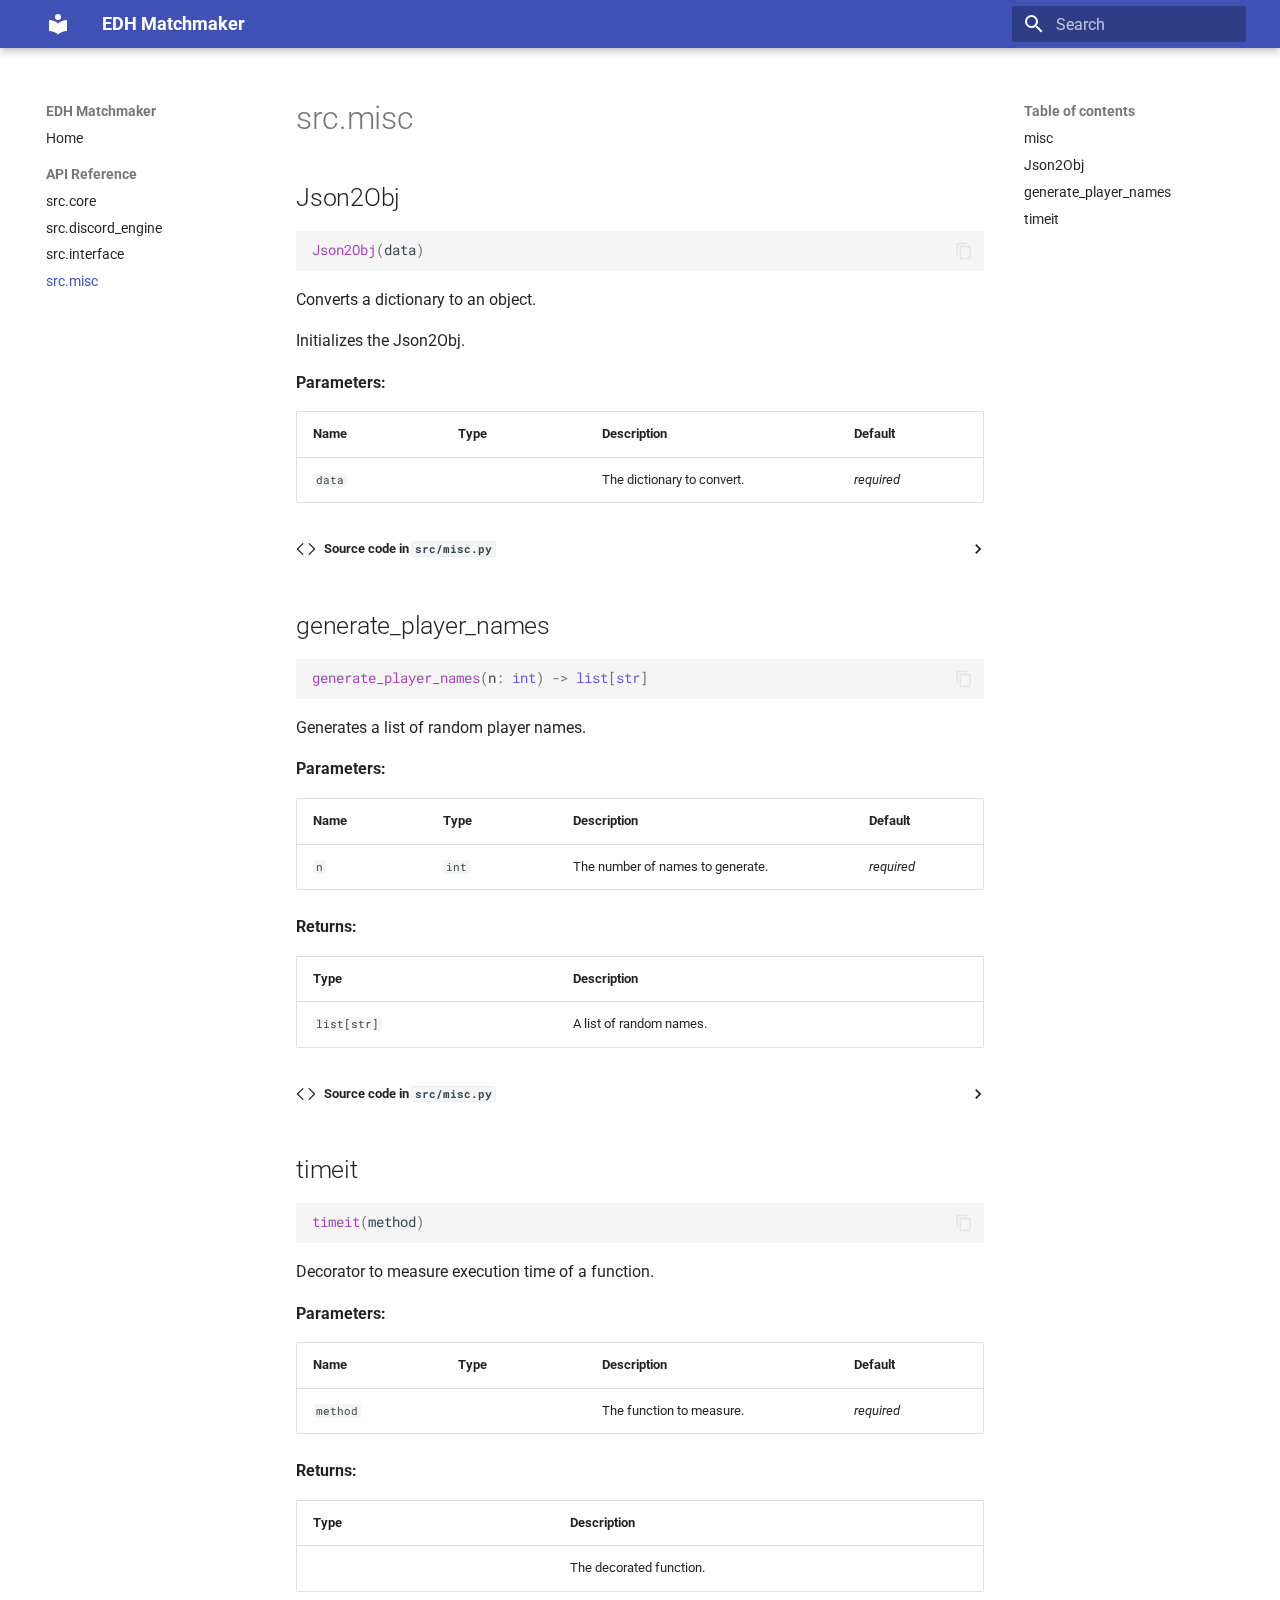
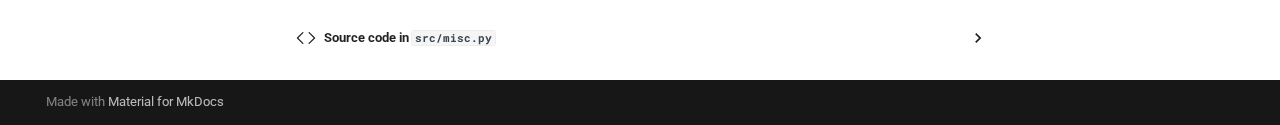
<file: site/src/misc/index.html>
<!doctype html>
<html lang="en" class="no-js">
  <head>
    
      <meta charset="utf-8">
      <meta name="viewport" content="width=device-width,initial-scale=1">
      
        <meta name="description" content="Matchmaking for EDH game">
      
      
      
        <link rel="canonical" href="https://even.github.io/EDH_matchmaker/src/misc/">
      
      
        <link rel="prev" href="../interface/">
      
      
      
        
      
      
      <link rel="icon" href="../../assets/images/favicon.png">
      <meta name="generator" content="mkdocs-1.6.1, mkdocs-material-9.7.1">
    
    
      
        <title>src.misc - EDH Matchmaker</title>
      
    
    
      <link rel="stylesheet" href="../../assets/stylesheets/main.484c7ddc.min.css">
      
      


    
    
      
    
    
      
        
        
        <link rel="preconnect" href="https://fonts.gstatic.com" crossorigin>
        <link rel="stylesheet" href="https://fonts.googleapis.com/css?family=Roboto:300,300i,400,400i,700,700i%7CRoboto+Mono:400,400i,700,700i&display=fallback">
        <style>:root{--md-text-font:"Roboto";--md-code-font:"Roboto Mono"}</style>
      
    
    
      <link rel="stylesheet" href="../../assets/_mkdocstrings.css">
    
    <script>__md_scope=new URL("../..",location),__md_hash=e=>[...e].reduce(((e,_)=>(e<<5)-e+_.charCodeAt(0)),0),__md_get=(e,_=localStorage,t=__md_scope)=>JSON.parse(_.getItem(t.pathname+"."+e)),__md_set=(e,_,t=localStorage,a=__md_scope)=>{try{t.setItem(a.pathname+"."+e,JSON.stringify(_))}catch(e){}}</script>
    
      

    
    
  </head>
  
  
    <body dir="ltr">
  
    
    <input class="md-toggle" data-md-toggle="drawer" type="checkbox" id="__drawer" autocomplete="off">
    <input class="md-toggle" data-md-toggle="search" type="checkbox" id="__search" autocomplete="off">
    <label class="md-overlay" for="__drawer"></label>
    <div data-md-component="skip">
      
        
        <a href="#src.misc" class="md-skip">
          Skip to content
        </a>
      
    </div>
    <div data-md-component="announce">
      
    </div>
    
    
      

  

<header class="md-header md-header--shadow" data-md-component="header">
  <nav class="md-header__inner md-grid" aria-label="Header">
    <a href="../.." title="EDH Matchmaker" class="md-header__button md-logo" aria-label="EDH Matchmaker" data-md-component="logo">
      
  
  <svg xmlns="http://www.w3.org/2000/svg" viewBox="0 0 24 24"><path d="M12 8a3 3 0 0 0 3-3 3 3 0 0 0-3-3 3 3 0 0 0-3 3 3 3 0 0 0 3 3m0 3.54C9.64 9.35 6.5 8 3 8v11c3.5 0 6.64 1.35 9 3.54 2.36-2.19 5.5-3.54 9-3.54V8c-3.5 0-6.64 1.35-9 3.54"/></svg>

    </a>
    <label class="md-header__button md-icon" for="__drawer">
      
      <svg xmlns="http://www.w3.org/2000/svg" viewBox="0 0 24 24"><path d="M3 6h18v2H3zm0 5h18v2H3zm0 5h18v2H3z"/></svg>
    </label>
    <div class="md-header__title" data-md-component="header-title">
      <div class="md-header__ellipsis">
        <div class="md-header__topic">
          <span class="md-ellipsis">
            EDH Matchmaker
          </span>
        </div>
        <div class="md-header__topic" data-md-component="header-topic">
          <span class="md-ellipsis">
            
              src.misc
            
          </span>
        </div>
      </div>
    </div>
    
    
      <script>var palette=__md_get("__palette");if(palette&&palette.color){if("(prefers-color-scheme)"===palette.color.media){var media=matchMedia("(prefers-color-scheme: light)"),input=document.querySelector(media.matches?"[data-md-color-media='(prefers-color-scheme: light)']":"[data-md-color-media='(prefers-color-scheme: dark)']");palette.color.media=input.getAttribute("data-md-color-media"),palette.color.scheme=input.getAttribute("data-md-color-scheme"),palette.color.primary=input.getAttribute("data-md-color-primary"),palette.color.accent=input.getAttribute("data-md-color-accent")}for(var[key,value]of Object.entries(palette.color))document.body.setAttribute("data-md-color-"+key,value)}</script>
    
    
    
      
      
        <label class="md-header__button md-icon" for="__search">
          
          <svg xmlns="http://www.w3.org/2000/svg" viewBox="0 0 24 24"><path d="M9.5 3A6.5 6.5 0 0 1 16 9.5c0 1.61-.59 3.09-1.56 4.23l.27.27h.79l5 5-1.5 1.5-5-5v-.79l-.27-.27A6.52 6.52 0 0 1 9.5 16 6.5 6.5 0 0 1 3 9.5 6.5 6.5 0 0 1 9.5 3m0 2C7 5 5 7 5 9.5S7 14 9.5 14 14 12 14 9.5 12 5 9.5 5"/></svg>
        </label>
        <div class="md-search" data-md-component="search" role="dialog">
  <label class="md-search__overlay" for="__search"></label>
  <div class="md-search__inner" role="search">
    <form class="md-search__form" name="search">
      <input type="text" class="md-search__input" name="query" aria-label="Search" placeholder="Search" autocapitalize="off" autocorrect="off" autocomplete="off" spellcheck="false" data-md-component="search-query" required>
      <label class="md-search__icon md-icon" for="__search">
        
        <svg xmlns="http://www.w3.org/2000/svg" viewBox="0 0 24 24"><path d="M9.5 3A6.5 6.5 0 0 1 16 9.5c0 1.61-.59 3.09-1.56 4.23l.27.27h.79l5 5-1.5 1.5-5-5v-.79l-.27-.27A6.52 6.52 0 0 1 9.5 16 6.5 6.5 0 0 1 3 9.5 6.5 6.5 0 0 1 9.5 3m0 2C7 5 5 7 5 9.5S7 14 9.5 14 14 12 14 9.5 12 5 9.5 5"/></svg>
        
        <svg xmlns="http://www.w3.org/2000/svg" viewBox="0 0 24 24"><path d="M20 11v2H8l5.5 5.5-1.42 1.42L4.16 12l7.92-7.92L13.5 5.5 8 11z"/></svg>
      </label>
      <nav class="md-search__options" aria-label="Search">
        
        <button type="reset" class="md-search__icon md-icon" title="Clear" aria-label="Clear" tabindex="-1">
          
          <svg xmlns="http://www.w3.org/2000/svg" viewBox="0 0 24 24"><path d="M19 6.41 17.59 5 12 10.59 6.41 5 5 6.41 10.59 12 5 17.59 6.41 19 12 13.41 17.59 19 19 17.59 13.41 12z"/></svg>
        </button>
      </nav>
      
    </form>
    <div class="md-search__output">
      <div class="md-search__scrollwrap" tabindex="0" data-md-scrollfix>
        <div class="md-search-result" data-md-component="search-result">
          <div class="md-search-result__meta">
            Initializing search
          </div>
          <ol class="md-search-result__list" role="presentation"></ol>
        </div>
      </div>
    </div>
  </div>
</div>
      
    
    
  </nav>
  
</header>
    
    <div class="md-container" data-md-component="container">
      
      
        
          
        
      
      <main class="md-main" data-md-component="main">
        <div class="md-main__inner md-grid">
          
            
              
              <div class="md-sidebar md-sidebar--primary" data-md-component="sidebar" data-md-type="navigation" >
                <div class="md-sidebar__scrollwrap">
                  <div class="md-sidebar__inner">
                    



<nav class="md-nav md-nav--primary" aria-label="Navigation" data-md-level="0">
  <label class="md-nav__title" for="__drawer">
    <a href="../.." title="EDH Matchmaker" class="md-nav__button md-logo" aria-label="EDH Matchmaker" data-md-component="logo">
      
  
  <svg xmlns="http://www.w3.org/2000/svg" viewBox="0 0 24 24"><path d="M12 8a3 3 0 0 0 3-3 3 3 0 0 0-3-3 3 3 0 0 0-3 3 3 3 0 0 0 3 3m0 3.54C9.64 9.35 6.5 8 3 8v11c3.5 0 6.64 1.35 9 3.54 2.36-2.19 5.5-3.54 9-3.54V8c-3.5 0-6.64 1.35-9 3.54"/></svg>

    </a>
    EDH Matchmaker
  </label>
  
  <ul class="md-nav__list" data-md-scrollfix>
    
      
      
  
  
  
  
    <li class="md-nav__item">
      <a href="../.." class="md-nav__link">
        
  
  
  <span class="md-ellipsis">
    
  
    Home
  

    
  </span>
  
  

      </a>
    </li>
  

    
      
      
  
  
    
  
  
  
    
    
    
    
      
        
        
      
    
    
    <li class="md-nav__item md-nav__item--active md-nav__item--section md-nav__item--nested">
      
        
        
        <input class="md-nav__toggle md-toggle " type="checkbox" id="__nav_2" checked>
        
          
          <label class="md-nav__link" for="__nav_2" id="__nav_2_label" tabindex="">
            
  
  
  <span class="md-ellipsis">
    
  
    API Reference
  

    
  </span>
  
  

            <span class="md-nav__icon md-icon"></span>
          </label>
        
        <nav class="md-nav" data-md-level="1" aria-labelledby="__nav_2_label" aria-expanded="true">
          <label class="md-nav__title" for="__nav_2">
            <span class="md-nav__icon md-icon"></span>
            
  
    API Reference
  

          </label>
          <ul class="md-nav__list" data-md-scrollfix>
            
              
                
  
  
  
  
    <li class="md-nav__item">
      <a href="../core/" class="md-nav__link">
        
  
  
  <span class="md-ellipsis">
    
  
    src.core
  

    
  </span>
  
  

      </a>
    </li>
  

              
            
              
                
  
  
  
  
    <li class="md-nav__item">
      <a href="../discord_engine/" class="md-nav__link">
        
  
  
  <span class="md-ellipsis">
    
  
    src.discord_engine
  

    
  </span>
  
  

      </a>
    </li>
  

              
            
              
                
  
  
  
  
    <li class="md-nav__item">
      <a href="../interface/" class="md-nav__link">
        
  
  
  <span class="md-ellipsis">
    
  
    src.interface
  

    
  </span>
  
  

      </a>
    </li>
  

              
            
              
                
  
  
    
  
  
  
    <li class="md-nav__item md-nav__item--active">
      
      <input class="md-nav__toggle md-toggle" type="checkbox" id="__toc">
      
      
      
        <label class="md-nav__link md-nav__link--active" for="__toc">
          
  
  
  <span class="md-ellipsis">
    
  
    src.misc
  

    
  </span>
  
  

          <span class="md-nav__icon md-icon"></span>
        </label>
      
      <a href="./" class="md-nav__link md-nav__link--active">
        
  
  
  <span class="md-ellipsis">
    
  
    src.misc
  

    
  </span>
  
  

      </a>
      
        

<nav class="md-nav md-nav--secondary" aria-label="Table of contents">
  
  
  
  
    <label class="md-nav__title" for="__toc">
      <span class="md-nav__icon md-icon"></span>
      Table of contents
    </label>
    <ul class="md-nav__list" data-md-component="toc" data-md-scrollfix>
      
        <li class="md-nav__item">
  <a href="#src.misc" class="md-nav__link">
    <span class="md-ellipsis">
      
        misc
      
    </span>
  </a>
  
</li>
      
        <li class="md-nav__item">
  <a href="#src.misc.Json2Obj" class="md-nav__link">
    <span class="md-ellipsis">
      
        Json2Obj
      
    </span>
  </a>
  
</li>
      
        <li class="md-nav__item">
  <a href="#src.misc.generate_player_names" class="md-nav__link">
    <span class="md-ellipsis">
      
        generate_player_names
      
    </span>
  </a>
  
</li>
      
        <li class="md-nav__item">
  <a href="#src.misc.timeit" class="md-nav__link">
    <span class="md-ellipsis">
      
        timeit
      
    </span>
  </a>
  
</li>
      
    </ul>
  
</nav>
      
    </li>
  

              
            
          </ul>
        </nav>
      
    </li>
  

    
  </ul>
</nav>
                  </div>
                </div>
              </div>
            
            
              
              <div class="md-sidebar md-sidebar--secondary" data-md-component="sidebar" data-md-type="toc" >
                <div class="md-sidebar__scrollwrap">
                  <div class="md-sidebar__inner">
                    

<nav class="md-nav md-nav--secondary" aria-label="Table of contents">
  
  
  
  
    <label class="md-nav__title" for="__toc">
      <span class="md-nav__icon md-icon"></span>
      Table of contents
    </label>
    <ul class="md-nav__list" data-md-component="toc" data-md-scrollfix>
      
        <li class="md-nav__item">
  <a href="#src.misc" class="md-nav__link">
    <span class="md-ellipsis">
      
        misc
      
    </span>
  </a>
  
</li>
      
        <li class="md-nav__item">
  <a href="#src.misc.Json2Obj" class="md-nav__link">
    <span class="md-ellipsis">
      
        Json2Obj
      
    </span>
  </a>
  
</li>
      
        <li class="md-nav__item">
  <a href="#src.misc.generate_player_names" class="md-nav__link">
    <span class="md-ellipsis">
      
        generate_player_names
      
    </span>
  </a>
  
</li>
      
        <li class="md-nav__item">
  <a href="#src.misc.timeit" class="md-nav__link">
    <span class="md-ellipsis">
      
        timeit
      
    </span>
  </a>
  
</li>
      
    </ul>
  
</nav>
                  </div>
                </div>
              </div>
            
          
          
            <div class="md-content" data-md-component="content">
              
              <article class="md-content__inner md-typeset">
                
                  



  <h1>src.misc</h1>

<div class="doc doc-object doc-module">



<a id="src.misc"></a>
    <div class="doc doc-contents first">










<div class="doc doc-children">









<div class="doc doc-object doc-class">



<h2 id="src.misc.Json2Obj" class="doc doc-heading">
            <span class="doc doc-object-name doc-class-name">Json2Obj</span>


</h2>
<div class="doc-signature highlight"><pre><span></span><code><span class="nf">Json2Obj</span><span class="p">(</span><span class="n">data</span><span class="p">)</span>
</code></pre></div>

    <div class="doc doc-contents ">



        <p>Converts a dictionary to an object.</p>

        <p>Initializes the Json2Obj.</p>


<p><span class="doc-section-title">Parameters:</span></p>
    <table>
      <thead>
        <tr>
          <th>Name</th>
          <th>Type</th>
          <th>Description</th>
          <th>Default</th>
        </tr>
      </thead>
      <tbody>
          <tr class="doc-section-item">
            <td>
                <code>data</code>
            </td>
            <td>
            </td>
            <td>
              <div class="doc-md-description">
                <p>The dictionary to convert.</p>
              </div>
            </td>
            <td>
                <em>required</em>
            </td>
          </tr>
      </tbody>
    </table>








                  <details class="mkdocstrings-source">
                    <summary>Source code in <code>src/misc.py</code></summary>
                    <div class="highlight"><table class="highlighttable"><tr><td class="linenos"><div class="linenodiv"><pre><span></span><span class="normal"> 9</span>
<span class="normal">10</span>
<span class="normal">11</span>
<span class="normal">12</span>
<span class="normal">13</span>
<span class="normal">14</span>
<span class="normal">15</span>
<span class="normal">16</span>
<span class="normal">17</span>
<span class="normal">18</span>
<span class="normal">19</span>
<span class="normal">20</span>
<span class="normal">21</span>
<span class="normal">22</span>
<span class="normal">23</span>
<span class="normal">24</span>
<span class="normal">25</span>
<span class="normal">26</span>
<span class="normal">27</span></pre></div></td><td class="code"><div><pre><span></span><code><span class="k">def</span><span class="w"> </span><span class="fm">__init__</span><span class="p">(</span><span class="bp">self</span><span class="p">,</span> <span class="n">data</span><span class="p">):</span>
<span class="w">    </span><span class="sd">&quot;&quot;&quot;Initializes the Json2Obj.</span>

<span class="sd">    Args:</span>
<span class="sd">        data: The dictionary to convert.</span>
<span class="sd">    &quot;&quot;&quot;</span>
    <span class="bp">self</span><span class="o">.</span><span class="vm">__dict__</span> <span class="o">=</span> <span class="n">data</span>
    <span class="k">for</span> <span class="n">i</span> <span class="ow">in</span> <span class="bp">self</span><span class="o">.</span><span class="vm">__dict__</span><span class="o">.</span><span class="n">keys</span><span class="p">():</span>
        <span class="n">child</span> <span class="o">=</span> <span class="bp">self</span><span class="o">.</span><span class="vm">__dict__</span><span class="p">[</span><span class="n">i</span><span class="p">]</span>
        <span class="k">if</span> <span class="nb">isinstance</span><span class="p">(</span><span class="n">child</span><span class="p">,</span> <span class="nb">dict</span><span class="p">):</span>
            <span class="k">if</span> <span class="nb">len</span><span class="p">(</span><span class="n">child</span><span class="p">)</span> <span class="o">&gt;</span> <span class="mi">0</span><span class="p">:</span>
                <span class="bp">self</span><span class="o">.</span><span class="vm">__dict__</span><span class="p">[</span><span class="n">i</span><span class="p">]</span> <span class="o">=</span> <span class="n">Json2Obj</span><span class="p">(</span><span class="n">child</span><span class="p">)</span>
        <span class="k">if</span> <span class="nb">isinstance</span><span class="p">(</span><span class="n">child</span><span class="p">,</span> <span class="nb">list</span><span class="p">):</span>
            <span class="bp">self</span><span class="o">.</span><span class="vm">__dict__</span><span class="p">[</span><span class="n">i</span><span class="p">]</span> <span class="o">=</span> <span class="p">[]</span>
            <span class="k">for</span> <span class="n">item</span> <span class="ow">in</span> <span class="n">child</span><span class="p">:</span>
                <span class="k">if</span> <span class="nb">isinstance</span><span class="p">(</span><span class="n">item</span><span class="p">,</span> <span class="nb">dict</span><span class="p">):</span>
                    <span class="bp">self</span><span class="o">.</span><span class="vm">__dict__</span><span class="p">[</span><span class="n">i</span><span class="p">]</span><span class="o">.</span><span class="n">append</span><span class="p">(</span><span class="n">Json2Obj</span><span class="p">(</span><span class="n">item</span><span class="p">))</span>
                <span class="k">else</span><span class="p">:</span>
                    <span class="bp">self</span><span class="o">.</span><span class="vm">__dict__</span><span class="p">[</span><span class="n">i</span><span class="p">]</span><span class="o">.</span><span class="n">append</span><span class="p">(</span><span class="n">item</span><span class="p">)</span>
</code></pre></div></td></tr></table></div>
                  </details>



<div class="doc doc-children">












  </div>

    </div>

</div>


<div class="doc doc-object doc-function">


<h2 id="src.misc.generate_player_names" class="doc doc-heading">
            <span class="doc doc-object-name doc-function-name">generate_player_names</span>


</h2>
<div class="doc-signature highlight"><pre><span></span><code><span class="nf">generate_player_names</span><span class="p">(</span><span class="n">n</span><span class="p">:</span> <span class="nb">int</span><span class="p">)</span> <span class="o">-&gt;</span> <span class="nb">list</span><span class="p">[</span><span class="nb">str</span><span class="p">]</span>
</code></pre></div>

    <div class="doc doc-contents ">

        <p>Generates a list of random player names.</p>


<p><span class="doc-section-title">Parameters:</span></p>
    <table>
      <thead>
        <tr>
          <th>Name</th>
          <th>Type</th>
          <th>Description</th>
          <th>Default</th>
        </tr>
      </thead>
      <tbody>
          <tr class="doc-section-item">
            <td>
                <code>n</code>
            </td>
            <td>
                  <code><span title="int">int</span></code>
            </td>
            <td>
              <div class="doc-md-description">
                <p>The number of names to generate.</p>
              </div>
            </td>
            <td>
                <em>required</em>
            </td>
          </tr>
      </tbody>
    </table>


    <p><span class="doc-section-title">Returns:</span></p>
    <table>
      <thead>
        <tr>
          <th>Type</th>
          <th>Description</th>
        </tr>
      </thead>
      <tbody>
          <tr class="doc-section-item">
            <td>
                  <code><span title="list">list</span>[<span title="str">str</span>]</code>
            </td>
            <td>
              <div class="doc-md-description">
                <p>A list of random names.</p>
              </div>
            </td>
          </tr>
      </tbody>
    </table>


            <details class="mkdocstrings-source">
              <summary>Source code in <code>src/misc.py</code></summary>
              <div class="highlight"><table class="highlighttable"><tr><td class="linenos"><div class="linenodiv"><pre><span></span><span class="normal">29</span>
<span class="normal">30</span>
<span class="normal">31</span>
<span class="normal">32</span>
<span class="normal">33</span>
<span class="normal">34</span>
<span class="normal">35</span>
<span class="normal">36</span>
<span class="normal">37</span>
<span class="normal">38</span>
<span class="normal">39</span>
<span class="normal">40</span>
<span class="normal">41</span>
<span class="normal">42</span></pre></div></td><td class="code"><div><pre><span></span><code><span class="k">def</span><span class="w"> </span><span class="nf">generate_player_names</span><span class="p">(</span><span class="n">n</span><span class="p">:</span> <span class="nb">int</span><span class="p">)</span> <span class="o">-&gt;</span> <span class="nb">list</span><span class="p">[</span><span class="nb">str</span><span class="p">]:</span>
<span class="w">    </span><span class="sd">&quot;&quot;&quot;Generates a list of random player names.</span>

<span class="sd">    Args:</span>
<span class="sd">        n: The number of names to generate.</span>

<span class="sd">    Returns:</span>
<span class="sd">        A list of random names.</span>
<span class="sd">    &quot;&quot;&quot;</span>
    <span class="n">fkr</span> <span class="o">=</span> <span class="n">Faker</span><span class="p">()</span>
    <span class="n">names</span><span class="p">:</span> <span class="nb">set</span><span class="p">[</span><span class="nb">str</span><span class="p">]</span> <span class="o">=</span> <span class="nb">set</span><span class="p">()</span>
    <span class="k">while</span> <span class="nb">len</span><span class="p">(</span><span class="n">names</span><span class="p">)</span> <span class="o">&lt;</span> <span class="n">n</span><span class="p">:</span>
        <span class="n">names</span><span class="o">.</span><span class="n">add</span><span class="p">(</span><span class="n">fkr</span><span class="o">.</span><span class="n">name</span><span class="p">())</span>
    <span class="k">return</span> <span class="nb">list</span><span class="p">(</span><span class="n">names</span><span class="p">)</span>
</code></pre></div></td></tr></table></div>
            </details>
    </div>

</div>

<div class="doc doc-object doc-function">


<h2 id="src.misc.timeit" class="doc doc-heading">
            <span class="doc doc-object-name doc-function-name">timeit</span>


</h2>
<div class="doc-signature highlight"><pre><span></span><code><span class="nf">timeit</span><span class="p">(</span><span class="n">method</span><span class="p">)</span>
</code></pre></div>

    <div class="doc doc-contents ">

        <p>Decorator to measure execution time of a function.</p>


<p><span class="doc-section-title">Parameters:</span></p>
    <table>
      <thead>
        <tr>
          <th>Name</th>
          <th>Type</th>
          <th>Description</th>
          <th>Default</th>
        </tr>
      </thead>
      <tbody>
          <tr class="doc-section-item">
            <td>
                <code>method</code>
            </td>
            <td>
            </td>
            <td>
              <div class="doc-md-description">
                <p>The function to measure.</p>
              </div>
            </td>
            <td>
                <em>required</em>
            </td>
          </tr>
      </tbody>
    </table>


    <p><span class="doc-section-title">Returns:</span></p>
    <table>
      <thead>
        <tr>
          <th>Type</th>
          <th>Description</th>
        </tr>
      </thead>
      <tbody>
          <tr class="doc-section-item">
            <td>
            </td>
            <td>
              <div class="doc-md-description">
                <p>The decorated function.</p>
              </div>
            </td>
          </tr>
      </tbody>
    </table>


            <details class="mkdocstrings-source">
              <summary>Source code in <code>src/misc.py</code></summary>
              <div class="highlight"><table class="highlighttable"><tr><td class="linenos"><div class="linenodiv"><pre><span></span><span class="normal">44</span>
<span class="normal">45</span>
<span class="normal">46</span>
<span class="normal">47</span>
<span class="normal">48</span>
<span class="normal">49</span>
<span class="normal">50</span>
<span class="normal">51</span>
<span class="normal">52</span>
<span class="normal">53</span>
<span class="normal">54</span>
<span class="normal">55</span>
<span class="normal">56</span>
<span class="normal">57</span>
<span class="normal">58</span>
<span class="normal">59</span>
<span class="normal">60</span>
<span class="normal">61</span>
<span class="normal">62</span>
<span class="normal">63</span>
<span class="normal">64</span>
<span class="normal">65</span>
<span class="normal">66</span>
<span class="normal">67</span>
<span class="normal">68</span></pre></div></td><td class="code"><div><pre><span></span><code><span class="k">def</span><span class="w"> </span><span class="nf">timeit</span><span class="p">(</span><span class="n">method</span><span class="p">):</span>
<span class="w">    </span><span class="sd">&quot;&quot;&quot;Decorator to measure execution time of a function.</span>

<span class="sd">    Args:</span>
<span class="sd">        method: The function to measure.</span>

<span class="sd">    Returns:</span>
<span class="sd">        The decorated function.</span>
<span class="sd">    &quot;&quot;&quot;</span>
    <span class="k">def</span><span class="w"> </span><span class="nf">timed</span><span class="p">(</span><span class="o">*</span><span class="n">args</span><span class="p">,</span> <span class="o">**</span><span class="n">kw</span><span class="p">):</span>
        <span class="n">sys</span><span class="o">.</span><span class="n">stdout</span><span class="o">.</span><span class="n">write</span><span class="p">(</span><span class="s1">&#39;</span><span class="se">\r</span><span class="s1">t(</span><span class="si">{}</span><span class="s1">) ...&#39;</span><span class="o">.</span><span class="n">format</span><span class="p">(</span><span class="n">method</span><span class="o">.</span><span class="vm">__name__</span><span class="p">))</span>
        <span class="n">sys</span><span class="o">.</span><span class="n">stdout</span><span class="o">.</span><span class="n">flush</span><span class="p">()</span>

        <span class="n">ts</span> <span class="o">=</span> <span class="n">time</span><span class="o">.</span><span class="n">time</span><span class="p">()</span>
        <span class="n">result</span> <span class="o">=</span> <span class="n">method</span><span class="p">(</span><span class="o">*</span><span class="n">args</span><span class="p">,</span> <span class="o">**</span><span class="n">kw</span><span class="p">)</span>
        <span class="n">te</span> <span class="o">=</span> <span class="n">time</span><span class="o">.</span><span class="n">time</span><span class="p">()</span>
        <span class="k">if</span> <span class="s1">&#39;log_time&#39;</span> <span class="ow">in</span> <span class="n">kw</span><span class="p">:</span>
            <span class="n">name</span> <span class="o">=</span> <span class="n">kw</span><span class="o">.</span><span class="n">get</span><span class="p">(</span><span class="s1">&#39;log_name&#39;</span><span class="p">,</span> <span class="n">method</span><span class="o">.</span><span class="vm">__name__</span><span class="o">.</span><span class="n">upper</span><span class="p">())</span>
            <span class="n">kw</span><span class="p">[</span><span class="s1">&#39;log_time&#39;</span><span class="p">][</span><span class="n">name</span><span class="p">]</span> <span class="o">=</span> <span class="nb">int</span><span class="p">((</span><span class="n">te</span> <span class="o">-</span> <span class="n">ts</span><span class="p">)</span> <span class="o">*</span> <span class="mi">1000</span><span class="p">)</span>
        <span class="k">else</span><span class="p">:</span>
            <span class="c1">#print(&#39;%r  %2.2f ms&#39; % (method.__name__, (te - ts) * 1000))</span>
            <span class="n">sys</span><span class="o">.</span><span class="n">stdout</span><span class="o">.</span><span class="n">write</span><span class="p">(</span><span class="s1">&#39;</span><span class="se">\r</span><span class="s1">t(</span><span class="si">{}</span><span class="s1">) = </span><span class="si">{:.2f}</span><span class="s1"> ms</span><span class="se">\n</span><span class="s1">&#39;</span><span class="o">.</span><span class="n">format</span><span class="p">(</span><span class="n">method</span><span class="o">.</span><span class="vm">__name__</span><span class="p">,</span> <span class="p">(</span><span class="n">te</span> <span class="o">-</span> <span class="n">ts</span><span class="p">)</span> <span class="o">*</span> <span class="mi">1000</span><span class="p">))</span>
            <span class="n">sys</span><span class="o">.</span><span class="n">stdout</span><span class="o">.</span><span class="n">flush</span><span class="p">()</span>
        <span class="k">return</span> <span class="n">result</span>
    <span class="k">return</span> <span class="n">timed</span>
</code></pre></div></td></tr></table></div>
            </details>
    </div>

</div>



  </div>

    </div>

</div>












                
              </article>
            </div>
          
          
<script>var target=document.getElementById(location.hash.slice(1));target&&target.name&&(target.checked=target.name.startsWith("__tabbed_"))</script>
        </div>
        
          <button type="button" class="md-top md-icon" data-md-component="top" hidden>
  
  <svg xmlns="http://www.w3.org/2000/svg" viewBox="0 0 24 24"><path d="M13 20h-2V8l-5.5 5.5-1.42-1.42L12 4.16l7.92 7.92-1.42 1.42L13 8z"/></svg>
  Back to top
</button>
        
      </main>
      
        <footer class="md-footer">
  
  <div class="md-footer-meta md-typeset">
    <div class="md-footer-meta__inner md-grid">
      <div class="md-copyright">
  
  
    Made with
    <a href="https://squidfunk.github.io/mkdocs-material/" target="_blank" rel="noopener">
      Material for MkDocs
    </a>
  
</div>
      
    </div>
  </div>
</footer>
      
    </div>
    <div class="md-dialog" data-md-component="dialog">
      <div class="md-dialog__inner md-typeset"></div>
    </div>
    
    
    
      
      
      <script id="__config" type="application/json">{"annotate": null, "base": "../..", "features": ["navigation.instant", "navigation.sections", "navigation.top", "content.code.copy"], "search": "../../assets/javascripts/workers/search.2c215733.min.js", "tags": null, "translations": {"clipboard.copied": "Copied to clipboard", "clipboard.copy": "Copy to clipboard", "search.result.more.one": "1 more on this page", "search.result.more.other": "# more on this page", "search.result.none": "No matching documents", "search.result.one": "1 matching document", "search.result.other": "# matching documents", "search.result.placeholder": "Type to start searching", "search.result.term.missing": "Missing", "select.version": "Select version"}, "version": null}</script>
    
    
      <script src="../../assets/javascripts/bundle.79ae519e.min.js"></script>
      
    
  </body>
</html>
</file>
<file: site/assets/_mkdocstrings.css>
/* Avoid breaking parameter names, etc. in table cells. */
.doc-contents td code {
  word-break: normal !important;
}

/* No line break before first paragraph of descriptions. */
.doc-md-description,
.doc-md-description>p:first-child {
  display: inline;
}

/* No text transformation from Material for MkDocs for H5 headings. */
.md-typeset h5 .doc-object-name {
  text-transform: none;
}

/* Max width for docstring sections tables. */
.doc .md-typeset__table,
.doc .md-typeset__table table {
  display: table !important;
  width: 100%;
}

.doc .md-typeset__table tr {
  display: table-row;
}

/* Defaults in Spacy table style. */
.doc-param-default,
.doc-type_param-default {
  float: right;
}

/* Parameter headings must be inline, not blocks. */
.doc-heading-parameter,
.doc-heading-type_parameter {
  display: inline;
}

/* Default font size for parameter headings. */
.md-typeset .doc-heading-parameter {
  font-size: inherit;
}

/* Prefer space on the right, not the left of parameter permalinks. */
.doc-heading-parameter .headerlink,
.doc-heading-type_parameter .headerlink {
  margin-left: 0 !important;
  margin-right: 0.2rem;
}

/* Backward-compatibility: docstring section titles in bold. */
.doc-section-title {
  font-weight: bold;
}

/* Backlinks crumb separator. */
.doc-backlink-crumb {
  display: inline-flex;
  gap: .2rem;
  white-space: nowrap;
  align-items: center;
  vertical-align: middle;
}
.doc-backlink-crumb:not(:first-child)::before {
  background-color: var(--md-default-fg-color--lighter);
  content: "";
  display: inline;
  height: 1rem;
  --md-path-icon: url('data:image/svg+xml;charset=utf-8,<svg xmlns="http://www.w3.org/2000/svg" viewBox="0 0 24 24"><path d="M8.59 16.58 13.17 12 8.59 7.41 10 6l6 6-6 6z"/></svg>');
  -webkit-mask-image: var(--md-path-icon);
  mask-image: var(--md-path-icon);
  width: 1rem;
}
.doc-backlink-crumb.last {
  font-weight: bold;
}

/* Symbols in Navigation and ToC. */
:root, :host,
[data-md-color-scheme="default"] {
  --doc-symbol-parameter-fg-color: #df50af;
  --doc-symbol-type_parameter-fg-color: #df50af;
  --doc-symbol-attribute-fg-color: #953800;
  --doc-symbol-function-fg-color: #8250df;
  --doc-symbol-method-fg-color: #8250df;
  --doc-symbol-class-fg-color: #0550ae;
  --doc-symbol-type_alias-fg-color: #0550ae;
  --doc-symbol-module-fg-color: #5cad0f;

  --doc-symbol-parameter-bg-color: #df50af1a;
  --doc-symbol-type_parameter-bg-color: #df50af1a;
  --doc-symbol-attribute-bg-color: #9538001a;
  --doc-symbol-function-bg-color: #8250df1a;
  --doc-symbol-method-bg-color: #8250df1a;
  --doc-symbol-class-bg-color: #0550ae1a;
  --doc-symbol-type_alias-bg-color: #0550ae1a;
  --doc-symbol-module-bg-color: #5cad0f1a;
}

[data-md-color-scheme="slate"] {
  --doc-symbol-parameter-fg-color: #ffa8cc;
  --doc-symbol-type_parameter-fg-color: #ffa8cc;
  --doc-symbol-attribute-fg-color: #ffa657;
  --doc-symbol-function-fg-color: #d2a8ff;
  --doc-symbol-method-fg-color: #d2a8ff;
  --doc-symbol-class-fg-color: #79c0ff;
  --doc-symbol-type_alias-fg-color: #79c0ff;
  --doc-symbol-module-fg-color: #baff79;

  --doc-symbol-parameter-bg-color: #ffa8cc1a;
  --doc-symbol-type_parameter-bg-color: #ffa8cc1a;
  --doc-symbol-attribute-bg-color: #ffa6571a;
  --doc-symbol-function-bg-color: #d2a8ff1a;
  --doc-symbol-method-bg-color: #d2a8ff1a;
  --doc-symbol-class-bg-color: #79c0ff1a;
  --doc-symbol-type_alias-bg-color: #79c0ff1a;
  --doc-symbol-module-bg-color: #baff791a;
}

code.doc-symbol {
  border-radius: .1rem;
  font-size: .85em;
  padding: 0 .3em;
  font-weight: bold;
}

code.doc-symbol-parameter,
a code.doc-symbol-parameter {
  color: var(--doc-symbol-parameter-fg-color);
  background-color: var(--doc-symbol-parameter-bg-color);
}

code.doc-symbol-parameter::after {
  content: "param";
}

code.doc-symbol-type_parameter,
a code.doc-symbol-type_parameter {
  color: var(--doc-symbol-type_parameter-fg-color);
  background-color: var(--doc-symbol-type_parameter-bg-color);
}

code.doc-symbol-type_parameter::after {
  content: "type-param";
}

code.doc-symbol-attribute,
a code.doc-symbol-attribute {
  color: var(--doc-symbol-attribute-fg-color);
  background-color: var(--doc-symbol-attribute-bg-color);
}

code.doc-symbol-attribute::after {
  content: "attr";
}

code.doc-symbol-function,
a code.doc-symbol-function {
  color: var(--doc-symbol-function-fg-color);
  background-color: var(--doc-symbol-function-bg-color);
}

code.doc-symbol-function::after {
  content: "func";
}

code.doc-symbol-method,
a code.doc-symbol-method {
  color: var(--doc-symbol-method-fg-color);
  background-color: var(--doc-symbol-method-bg-color);
}

code.doc-symbol-method::after {
  content: "meth";
}

code.doc-symbol-class,
a code.doc-symbol-class {
  color: var(--doc-symbol-class-fg-color);
  background-color: var(--doc-symbol-class-bg-color);
}

code.doc-symbol-class::after {
  content: "class";
}


code.doc-symbol-type_alias,
a code.doc-symbol-type_alias {
  color: var(--doc-symbol-type_alias-fg-color);
  background-color: var(--doc-symbol-type_alias-bg-color);
}

code.doc-symbol-type_alias::after {
  content: "type";
}

code.doc-symbol-module,
a code.doc-symbol-module {
  color: var(--doc-symbol-module-fg-color);
  background-color: var(--doc-symbol-module-bg-color);
}

code.doc-symbol-module::after {
  content: "mod";
}

.doc-signature .autorefs {
  color: inherit;
  border-bottom: 1px dotted currentcolor;
}

/* Source code blocks (admonitions). */
:root {
  --md-admonition-icon--mkdocstrings-source: url('data:image/svg+xml;charset=utf-8,<svg xmlns="http://www.w3.org/2000/svg" viewBox="0 0 24 24"><path d="M15.22 4.97a.75.75 0 0 1 1.06 0l6.5 6.5a.75.75 0 0 1 0 1.06l-6.5 6.5a.749.749 0 0 1-1.275-.326.75.75 0 0 1 .215-.734L21.19 12l-5.97-5.97a.75.75 0 0 1 0-1.06m-6.44 0a.75.75 0 0 1 0 1.06L2.81 12l5.97 5.97a.749.749 0 0 1-.326 1.275.75.75 0 0 1-.734-.215l-6.5-6.5a.75.75 0 0 1 0-1.06l6.5-6.5a.75.75 0 0 1 1.06 0"/></svg>')
}
.md-typeset .admonition.mkdocstrings-source,
.md-typeset details.mkdocstrings-source {
  border: none;
  padding: 0;
}
.md-typeset .admonition.mkdocstrings-source:focus-within,
.md-typeset details.mkdocstrings-source:focus-within {
  box-shadow: none;
}
.md-typeset .mkdocstrings-source > .admonition-title,
.md-typeset .mkdocstrings-source > summary {
  background-color: inherit;
}
.md-typeset .mkdocstrings-source > .admonition-title::before,
.md-typeset .mkdocstrings-source > summary::before {
  background-color: var(--md-default-fg-color);
  -webkit-mask-image: var(--md-admonition-icon--mkdocstrings-source);
          mask-image: var(--md-admonition-icon--mkdocstrings-source);
}
</file>
<file: assets/_mkdocstrings.css>
/* Avoid breaking parameter names, etc. in table cells. */
.doc-contents td code {
  word-break: normal !important;
}

/* No line break before first paragraph of descriptions. */
.doc-md-description,
.doc-md-description>p:first-child {
  display: inline;
}

/* No text transformation from Material for MkDocs for H5 headings. */
.md-typeset h5 .doc-object-name {
  text-transform: none;
}

/* Max width for docstring sections tables. */
.doc .md-typeset__table,
.doc .md-typeset__table table {
  display: table !important;
  width: 100%;
}

.doc .md-typeset__table tr {
  display: table-row;
}

/* Defaults in Spacy table style. */
.doc-param-default,
.doc-type_param-default {
  float: right;
}

/* Parameter headings must be inline, not blocks. */
.doc-heading-parameter,
.doc-heading-type_parameter {
  display: inline;
}

/* Default font size for parameter headings. */
.md-typeset .doc-heading-parameter {
  font-size: inherit;
}

/* Prefer space on the right, not the left of parameter permalinks. */
.doc-heading-parameter .headerlink,
.doc-heading-type_parameter .headerlink {
  margin-left: 0 !important;
  margin-right: 0.2rem;
}

/* Backward-compatibility: docstring section titles in bold. */
.doc-section-title {
  font-weight: bold;
}

/* Backlinks crumb separator. */
.doc-backlink-crumb {
  display: inline-flex;
  gap: .2rem;
  white-space: nowrap;
  align-items: center;
  vertical-align: middle;
}
.doc-backlink-crumb:not(:first-child)::before {
  background-color: var(--md-default-fg-color--lighter);
  content: "";
  display: inline;
  height: 1rem;
  --md-path-icon: url('data:image/svg+xml;charset=utf-8,<svg xmlns="http://www.w3.org/2000/svg" viewBox="0 0 24 24"><path d="M8.59 16.58 13.17 12 8.59 7.41 10 6l6 6-6 6z"/></svg>');
  -webkit-mask-image: var(--md-path-icon);
  mask-image: var(--md-path-icon);
  width: 1rem;
}
.doc-backlink-crumb.last {
  font-weight: bold;
}

/* Symbols in Navigation and ToC. */
:root, :host,
[data-md-color-scheme="default"] {
  --doc-symbol-parameter-fg-color: #df50af;
  --doc-symbol-type_parameter-fg-color: #df50af;
  --doc-symbol-attribute-fg-color: #953800;
  --doc-symbol-function-fg-color: #8250df;
  --doc-symbol-method-fg-color: #8250df;
  --doc-symbol-class-fg-color: #0550ae;
  --doc-symbol-type_alias-fg-color: #0550ae;
  --doc-symbol-module-fg-color: #5cad0f;

  --doc-symbol-parameter-bg-color: #df50af1a;
  --doc-symbol-type_parameter-bg-color: #df50af1a;
  --doc-symbol-attribute-bg-color: #9538001a;
  --doc-symbol-function-bg-color: #8250df1a;
  --doc-symbol-method-bg-color: #8250df1a;
  --doc-symbol-class-bg-color: #0550ae1a;
  --doc-symbol-type_alias-bg-color: #0550ae1a;
  --doc-symbol-module-bg-color: #5cad0f1a;
}

[data-md-color-scheme="slate"] {
  --doc-symbol-parameter-fg-color: #ffa8cc;
  --doc-symbol-type_parameter-fg-color: #ffa8cc;
  --doc-symbol-attribute-fg-color: #ffa657;
  --doc-symbol-function-fg-color: #d2a8ff;
  --doc-symbol-method-fg-color: #d2a8ff;
  --doc-symbol-class-fg-color: #79c0ff;
  --doc-symbol-type_alias-fg-color: #79c0ff;
  --doc-symbol-module-fg-color: #baff79;

  --doc-symbol-parameter-bg-color: #ffa8cc1a;
  --doc-symbol-type_parameter-bg-color: #ffa8cc1a;
  --doc-symbol-attribute-bg-color: #ffa6571a;
  --doc-symbol-function-bg-color: #d2a8ff1a;
  --doc-symbol-method-bg-color: #d2a8ff1a;
  --doc-symbol-class-bg-color: #79c0ff1a;
  --doc-symbol-type_alias-bg-color: #79c0ff1a;
  --doc-symbol-module-bg-color: #baff791a;
}

code.doc-symbol {
  border-radius: .1rem;
  font-size: .85em;
  padding: 0 .3em;
  font-weight: bold;
}

code.doc-symbol-parameter,
a code.doc-symbol-parameter {
  color: var(--doc-symbol-parameter-fg-color);
  background-color: var(--doc-symbol-parameter-bg-color);
}

code.doc-symbol-parameter::after {
  content: "param";
}

code.doc-symbol-type_parameter,
a code.doc-symbol-type_parameter {
  color: var(--doc-symbol-type_parameter-fg-color);
  background-color: var(--doc-symbol-type_parameter-bg-color);
}

code.doc-symbol-type_parameter::after {
  content: "type-param";
}

code.doc-symbol-attribute,
a code.doc-symbol-attribute {
  color: var(--doc-symbol-attribute-fg-color);
  background-color: var(--doc-symbol-attribute-bg-color);
}

code.doc-symbol-attribute::after {
  content: "attr";
}

code.doc-symbol-function,
a code.doc-symbol-function {
  color: var(--doc-symbol-function-fg-color);
  background-color: var(--doc-symbol-function-bg-color);
}

code.doc-symbol-function::after {
  content: "func";
}

code.doc-symbol-method,
a code.doc-symbol-method {
  color: var(--doc-symbol-method-fg-color);
  background-color: var(--doc-symbol-method-bg-color);
}

code.doc-symbol-method::after {
  content: "meth";
}

code.doc-symbol-class,
a code.doc-symbol-class {
  color: var(--doc-symbol-class-fg-color);
  background-color: var(--doc-symbol-class-bg-color);
}

code.doc-symbol-class::after {
  content: "class";
}


code.doc-symbol-type_alias,
a code.doc-symbol-type_alias {
  color: var(--doc-symbol-type_alias-fg-color);
  background-color: var(--doc-symbol-type_alias-bg-color);
}

code.doc-symbol-type_alias::after {
  content: "type";
}

code.doc-symbol-module,
a code.doc-symbol-module {
  color: var(--doc-symbol-module-fg-color);
  background-color: var(--doc-symbol-module-bg-color);
}

code.doc-symbol-module::after {
  content: "mod";
}

.doc-signature .autorefs {
  color: inherit;
  border-bottom: 1px dotted currentcolor;
}

/* Source code blocks (admonitions). */
:root {
  --md-admonition-icon--mkdocstrings-source: url('data:image/svg+xml;charset=utf-8,<svg xmlns="http://www.w3.org/2000/svg" viewBox="0 0 24 24"><path d="M15.22 4.97a.75.75 0 0 1 1.06 0l6.5 6.5a.75.75 0 0 1 0 1.06l-6.5 6.5a.749.749 0 0 1-1.275-.326.75.75 0 0 1 .215-.734L21.19 12l-5.97-5.97a.75.75 0 0 1 0-1.06m-6.44 0a.75.75 0 0 1 0 1.06L2.81 12l5.97 5.97a.749.749 0 0 1-.326 1.275.75.75 0 0 1-.734-.215l-6.5-6.5a.75.75 0 0 1 0-1.06l6.5-6.5a.75.75 0 0 1 1.06 0"/></svg>')
}
.md-typeset .admonition.mkdocstrings-source,
.md-typeset details.mkdocstrings-source {
  border: none;
  padding: 0;
}
.md-typeset .admonition.mkdocstrings-source:focus-within,
.md-typeset details.mkdocstrings-source:focus-within {
  box-shadow: none;
}
.md-typeset .mkdocstrings-source > .admonition-title,
.md-typeset .mkdocstrings-source > summary {
  background-color: inherit;
}
.md-typeset .mkdocstrings-source > .admonition-title::before,
.md-typeset .mkdocstrings-source > summary::before {
  background-color: var(--md-default-fg-color);
  -webkit-mask-image: var(--md-admonition-icon--mkdocstrings-source);
          mask-image: var(--md-admonition-icon--mkdocstrings-source);
}
</file>
<file: site/assets/stylesheets/main.484c7ddc.min.css>
@charset "UTF-8";html{-webkit-text-size-adjust:none;-moz-text-size-adjust:none;text-size-adjust:none;box-sizing:border-box}*,:after,:before{box-sizing:inherit}@media (prefers-reduced-motion){*,:after,:before{transition:none!important}}body{margin:0}a,button,input,label{-webkit-tap-highlight-color:transparent}a{color:inherit;text-decoration:none}hr{border:0;box-sizing:initial;display:block;height:.05rem;overflow:visible;padding:0}small{font-size:80%}sub,sup{line-height:1em}img{border-style:none}table{border-collapse:initial;border-spacing:0}td,th{font-weight:400;vertical-align:top}button{background:#0000;border:0;font-family:inherit;font-size:inherit;margin:0;padding:0}input{border:0;outline:none}:root{--md-primary-fg-color:#4051b5;--md-primary-fg-color--light:#5d6cc0;--md-primary-fg-color--dark:#303fa1;--md-primary-bg-color:#fff;--md-primary-bg-color--light:#ffffffb3;--md-accent-fg-color:#526cfe;--md-accent-fg-color--transparent:#526cfe1a;--md-accent-bg-color:#fff;--md-accent-bg-color--light:#ffffffb3}[data-md-color-scheme=default]{color-scheme:light}[data-md-color-scheme=default] img[src$="#gh-dark-mode-only"],[data-md-color-scheme=default] img[src$="#only-dark"]{display:none}:root,[data-md-color-scheme=default]{--md-hue:225deg;--md-default-fg-color:#000000de;--md-default-fg-color--light:#0000008a;--md-default-fg-color--lighter:#00000052;--md-default-fg-color--lightest:#00000012;--md-default-bg-color:#fff;--md-default-bg-color--light:#ffffffb3;--md-default-bg-color--lighter:#ffffff4d;--md-default-bg-color--lightest:#ffffff1f;--md-code-fg-color:#36464e;--md-code-bg-color:#f5f5f5;--md-code-bg-color--light:#f5f5f5b3;--md-code-bg-color--lighter:#f5f5f54d;--md-code-hl-color:#4287ff;--md-code-hl-color--light:#4287ff1a;--md-code-hl-number-color:#d52a2a;--md-code-hl-special-color:#db1457;--md-code-hl-function-color:#a846b9;--md-code-hl-constant-color:#6e59d9;--md-code-hl-keyword-color:#3f6ec6;--md-code-hl-string-color:#1c7d4d;--md-code-hl-name-color:var(--md-code-fg-color);--md-code-hl-operator-color:var(--md-default-fg-color--light);--md-code-hl-punctuation-color:var(--md-default-fg-color--light);--md-code-hl-comment-color:var(--md-default-fg-color--light);--md-code-hl-generic-color:var(--md-default-fg-color--light);--md-code-hl-variable-color:var(--md-default-fg-color--light);--md-typeset-color:var(--md-default-fg-color);--md-typeset-a-color:var(--md-primary-fg-color);--md-typeset-del-color:#f5503d26;--md-typeset-ins-color:#0bd57026;--md-typeset-kbd-color:#fafafa;--md-typeset-kbd-accent-color:#fff;--md-typeset-kbd-border-color:#b8b8b8;--md-typeset-mark-color:#ffff0080;--md-typeset-table-color:#0000001f;--md-typeset-table-color--light:rgba(0,0,0,.035);--md-admonition-fg-color:var(--md-default-fg-color);--md-admonition-bg-color:var(--md-default-bg-color);--md-warning-fg-color:#000000de;--md-warning-bg-color:#ff9;--md-footer-fg-color:#fff;--md-footer-fg-color--light:#ffffffb3;--md-footer-fg-color--lighter:#ffffff73;--md-footer-bg-color:#000000de;--md-footer-bg-color--dark:#00000052;--md-shadow-z1:0 0.2rem 0.5rem #0000000d,0 0 0.05rem #0000001a;--md-shadow-z2:0 0.2rem 0.5rem #0000001a,0 0 0.05rem #00000040;--md-shadow-z3:0 0.2rem 0.5rem #0003,0 0 0.05rem #00000059}.md-icon svg{fill:currentcolor;display:block;height:1.2rem;width:1.2rem}body{-webkit-font-smoothing:antialiased;-moz-osx-font-smoothing:grayscale;--md-text-font-family:var(--md-text-font,_),-apple-system,BlinkMacSystemFont,Helvetica,Arial,sans-serif;--md-code-font-family:var(--md-code-font,_),SFMono-Regular,Consolas,Menlo,monospace}aside,body,input{font-feature-settings:"kern","liga";color:var(--md-typeset-color);font-family:var(--md-text-font-family)}code,kbd,pre{font-feature-settings:"kern";font-family:var(--md-code-font-family)}:root{--md-typeset-table-sort-icon:url('data:image/svg+xml;charset=utf-8,<svg xmlns="http://www.w3.org/2000/svg" viewBox="0 0 24 24"><path d="m18 21-4-4h3V7h-3l4-4 4 4h-3v10h3M2 19v-2h10v2M2 13v-2h7v2M2 7V5h4v2z"/></svg>');--md-typeset-table-sort-icon--asc:url('data:image/svg+xml;charset=utf-8,<svg xmlns="http://www.w3.org/2000/svg" viewBox="0 0 24 24"><path d="M19 17h3l-4 4-4-4h3V3h2M2 17h10v2H2M6 5v2H2V5m0 6h7v2H2z"/></svg>');--md-typeset-table-sort-icon--desc:url('data:image/svg+xml;charset=utf-8,<svg xmlns="http://www.w3.org/2000/svg" viewBox="0 0 24 24"><path d="M19 7h3l-4-4-4 4h3v14h2M2 17h10v2H2M6 5v2H2V5m0 6h7v2H2z"/></svg>')}.md-typeset{-webkit-print-color-adjust:exact;color-adjust:exact;font-size:.8rem;line-height:1.6;overflow-wrap:break-word}@media print{.md-typeset{font-size:.68rem}}.md-typeset blockquote,.md-typeset dl,.md-typeset figure,.md-typeset ol,.md-typeset pre,.md-typeset ul{margin-bottom:1em;margin-top:1em}.md-typeset h1{color:var(--md-default-fg-color--light);font-size:2em;line-height:1.3;margin:0 0 1.25em}.md-typeset h1,.md-typeset h2{font-weight:300;letter-spacing:-.01em}.md-typeset h2{font-size:1.5625em;line-height:1.4;margin:1.6em 0 .64em}.md-typeset h3{font-size:1.25em;font-weight:400;letter-spacing:-.01em;line-height:1.5;margin:1.6em 0 .8em}.md-typeset h2+h3{margin-top:.8em}.md-typeset h4{font-weight:700;letter-spacing:-.01em;margin:1em 0}.md-typeset h5,.md-typeset h6{color:var(--md-default-fg-color--light);font-size:.8em;font-weight:700;letter-spacing:-.01em;margin:1.25em 0}.md-typeset h5{text-transform:uppercase}.md-typeset h5 code{text-transform:none}.md-typeset hr{border-bottom:.05rem solid var(--md-default-fg-color--lightest);display:flow-root;margin:1.5em 0}.md-typeset a{color:var(--md-typeset-a-color);word-break:break-word}.md-typeset a,.md-typeset a:before{transition:color 125ms}.md-typeset a:focus,.md-typeset a:hover{color:var(--md-accent-fg-color)}.md-typeset a:focus code,.md-typeset a:hover code{background-color:var(--md-accent-fg-color--transparent);color:var(--md-accent-fg-color)}.md-typeset a code{color:var(--md-typeset-a-color)}.md-typeset a.focus-visible{outline-color:var(--md-accent-fg-color);outline-offset:.2rem}.md-typeset code,.md-typeset kbd,.md-typeset pre{color:var(--md-code-fg-color);direction:ltr;font-variant-ligatures:none;transition:background-color 125ms}@media print{.md-typeset code,.md-typeset kbd,.md-typeset pre{white-space:pre-wrap}}.md-typeset code{background-color:var(--md-code-bg-color);border-radius:.1rem;-webkit-box-decoration-break:clone;box-decoration-break:clone;font-size:.85em;padding:0 .2941176471em;transition:color 125ms,background-color 125ms;word-break:break-word}.md-typeset code:not(.focus-visible){-webkit-tap-highlight-color:transparent;outline:none}.md-typeset pre{display:flow-root;line-height:1.4;position:relative}.md-typeset pre>code{-webkit-box-decoration-break:slice;box-decoration-break:slice;box-shadow:none;display:block;margin:0;outline-color:var(--md-accent-fg-color);overflow:auto;padding:.7720588235em 1.1764705882em;scrollbar-color:var(--md-default-fg-color--lighter) #0000;scrollbar-width:thin;touch-action:auto;word-break:normal}.md-typeset pre>code:hover{scrollbar-color:var(--md-accent-fg-color) #0000}.md-typeset pre>code::-webkit-scrollbar{height:.2rem;width:.2rem}.md-typeset pre>code::-webkit-scrollbar-thumb{background-color:var(--md-default-fg-color--lighter)}.md-typeset pre>code::-webkit-scrollbar-thumb:hover{background-color:var(--md-accent-fg-color)}.md-typeset kbd{background-color:var(--md-typeset-kbd-color);border-radius:.1rem;box-shadow:0 .1rem 0 .05rem var(--md-typeset-kbd-border-color),0 .1rem 0 var(--md-typeset-kbd-border-color),0 -.1rem .2rem var(--md-typeset-kbd-accent-color) inset;color:var(--md-default-fg-color);display:inline-block;font-size:.75em;padding:0 .6666666667em;vertical-align:text-top;word-break:break-word}.md-typeset mark{background-color:var(--md-typeset-mark-color);-webkit-box-decoration-break:clone;box-decoration-break:clone;color:inherit;word-break:break-word}.md-typeset abbr{cursor:help;text-decoration:none}.md-typeset [data-preview],.md-typeset abbr{border-bottom:.05rem dotted var(--md-default-fg-color--light)}.md-typeset small{opacity:.75}[dir=ltr] .md-typeset sub,[dir=ltr] .md-typeset sup{margin-left:.078125em}[dir=rtl] .md-typeset sub,[dir=rtl] .md-typeset sup{margin-right:.078125em}[dir=ltr] .md-typeset blockquote{padding-left:.6rem}[dir=rtl] .md-typeset blockquote{padding-right:.6rem}[dir=ltr] .md-typeset blockquote{border-left:.2rem solid var(--md-default-fg-color--lighter)}[dir=rtl] .md-typeset blockquote{border-right:.2rem solid var(--md-default-fg-color--lighter)}.md-typeset blockquote{color:var(--md-default-fg-color--light);margin-left:0;margin-right:0}.md-typeset ul{list-style-type:disc}.md-typeset ul[type]{list-style-type:revert-layer}[dir=ltr] .md-typeset ol,[dir=ltr] .md-typeset ul{margin-left:.625em}[dir=rtl] .md-typeset ol,[dir=rtl] .md-typeset ul{margin-right:.625em}.md-typeset ol,.md-typeset ul{padding:0}.md-typeset ol:not([hidden]),.md-typeset ul:not([hidden]){display:flow-root}.md-typeset ol ol,.md-typeset ul ol{list-style-type:lower-alpha}.md-typeset ol ol ol,.md-typeset ul ol ol{list-style-type:lower-roman}.md-typeset ol ol ol ol,.md-typeset ul ol ol ol{list-style-type:upper-alpha}.md-typeset ol ol ol ol ol,.md-typeset ul ol ol ol ol{list-style-type:upper-roman}.md-typeset ol[type],.md-typeset ul[type]{list-style-type:revert-layer}[dir=ltr] .md-typeset ol li,[dir=ltr] .md-typeset ul li{margin-left:1.25em}[dir=rtl] .md-typeset ol li,[dir=rtl] .md-typeset ul li{margin-right:1.25em}.md-typeset ol li,.md-typeset ul li{margin-bottom:.5em}.md-typeset ol li blockquote,.md-typeset ol li p,.md-typeset ul li blockquote,.md-typeset ul li p{margin:.5em 0}.md-typeset ol li:last-child,.md-typeset ul li:last-child{margin-bottom:0}[dir=ltr] .md-typeset ol li ol,[dir=ltr] .md-typeset ol li ul,[dir=ltr] .md-typeset ul li ol,[dir=ltr] .md-typeset ul li ul{margin-left:.625em}[dir=rtl] .md-typeset ol li ol,[dir=rtl] .md-typeset ol li ul,[dir=rtl] .md-typeset ul li ol,[dir=rtl] .md-typeset ul li ul{margin-right:.625em}.md-typeset ol li ol,.md-typeset ol li ul,.md-typeset ul li ol,.md-typeset ul li ul{margin-bottom:.5em;margin-top:.5em}[dir=ltr] .md-typeset dd{margin-left:1.875em}[dir=rtl] .md-typeset dd{margin-right:1.875em}.md-typeset dd{margin-bottom:1.5em;margin-top:1em}.md-typeset img,.md-typeset svg,.md-typeset video{height:auto;max-width:100%}.md-typeset img[align=left]{margin:1em 1em 1em 0}.md-typeset img[align=right]{margin:1em 0 1em 1em}.md-typeset img[align]:only-child{margin-top:0}.md-typeset figure{display:flow-root;margin:1em auto;max-width:100%;text-align:center;width:fit-content}.md-typeset figure img{display:block;margin:0 auto}.md-typeset figcaption{font-style:italic;margin:1em auto;max-width:24rem}.md-typeset iframe{max-width:100%}.md-typeset table:not([class]){background-color:var(--md-default-bg-color);border:.05rem solid var(--md-typeset-table-color);border-radius:.1rem;display:inline-block;font-size:.64rem;max-width:100%;overflow:auto;touch-action:auto}@media print{.md-typeset table:not([class]){display:table}}.md-typeset table:not([class])+*{margin-top:1.5em}.md-typeset table:not([class]) td>:first-child,.md-typeset table:not([class]) th>:first-child{margin-top:0}.md-typeset table:not([class]) td>:last-child,.md-typeset table:not([class]) th>:last-child{margin-bottom:0}.md-typeset table:not([class]) td:not([align]),.md-typeset table:not([class]) th:not([align]){text-align:left}[dir=rtl] .md-typeset table:not([class]) td:not([align]),[dir=rtl] .md-typeset table:not([class]) th:not([align]){text-align:right}.md-typeset table:not([class]) th{font-weight:700;min-width:5rem;padding:.9375em 1.25em;vertical-align:top}.md-typeset table:not([class]) td{border-top:.05rem solid var(--md-typeset-table-color);padding:.9375em 1.25em;vertical-align:top}.md-typeset table:not([class]) tbody tr{transition:background-color 125ms}.md-typeset table:not([class]) tbody tr:hover{background-color:var(--md-typeset-table-color--light);box-shadow:0 .05rem 0 var(--md-default-bg-color) inset}.md-typeset table:not([class]) a{word-break:normal}.md-typeset table th[role=columnheader]{cursor:pointer}[dir=ltr] .md-typeset table th[role=columnheader]:after{margin-left:.5em}[dir=rtl] .md-typeset table th[role=columnheader]:after{margin-right:.5em}.md-typeset table th[role=columnheader]:after{content:"";display:inline-block;height:1.2em;-webkit-mask-image:var(--md-typeset-table-sort-icon);mask-image:var(--md-typeset-table-sort-icon);-webkit-mask-repeat:no-repeat;mask-repeat:no-repeat;-webkit-mask-size:contain;mask-size:contain;transition:background-color 125ms;vertical-align:text-bottom;width:1.2em}.md-typeset table th[role=columnheader]:hover:after{background-color:var(--md-default-fg-color--lighter)}.md-typeset table th[role=columnheader][aria-sort=ascending]:after{background-color:var(--md-default-fg-color--light);-webkit-mask-image:var(--md-typeset-table-sort-icon--asc);mask-image:var(--md-typeset-table-sort-icon--asc)}.md-typeset table th[role=columnheader][aria-sort=descending]:after{background-color:var(--md-default-fg-color--light);-webkit-mask-image:var(--md-typeset-table-sort-icon--desc);mask-image:var(--md-typeset-table-sort-icon--desc)}.md-typeset__scrollwrap{margin:1em -.8rem;overflow-x:auto;touch-action:auto}.md-typeset__table{display:inline-block;margin-bottom:.5em;padding:0 .8rem}@media print{.md-typeset__table{display:block}}html .md-typeset__table table{display:table;margin:0;overflow:hidden;width:100%}@media screen and (max-width:44.984375em){.md-content__inner>pre{margin:1em -.8rem}.md-content__inner>pre code{border-radius:0}}.md-typeset .md-author{border-radius:100%;display:block;flex-shrink:0;height:1.6rem;overflow:hidden;position:relative;transition:color 125ms,transform 125ms;width:1.6rem}.md-typeset .md-author img{display:block}.md-typeset .md-author--more{background:var(--md-default-fg-color--lightest);color:var(--md-default-fg-color--lighter);font-size:.6rem;font-weight:700;line-height:1.6rem;text-align:center}.md-typeset .md-author--long{height:2.4rem;width:2.4rem}.md-typeset a.md-author{transform:scale(1)}.md-typeset a.md-author img{border-radius:100%;filter:grayscale(100%) opacity(75%);transition:filter 125ms}.md-typeset a.md-author:focus,.md-typeset a.md-author:hover{transform:scale(1.1);z-index:1}.md-typeset a.md-author:focus img,.md-typeset a.md-author:hover img{filter:grayscale(0)}.md-banner{background-color:var(--md-footer-bg-color);color:var(--md-footer-fg-color);overflow:auto}@media print{.md-banner{display:none}}.md-banner--warning{background-color:var(--md-warning-bg-color);color:var(--md-warning-fg-color)}.md-banner__inner{font-size:.7rem;margin:.6rem auto;padding:0 .8rem}[dir=ltr] .md-banner__button{float:right}[dir=rtl] .md-banner__button{float:left}.md-banner__button{color:inherit;cursor:pointer;transition:opacity .25s}.no-js .md-banner__button{display:none}.md-banner__button:hover{opacity:.7}html{font-size:125%;height:100%;overflow-x:hidden}@media screen and (min-width:100em){html{font-size:137.5%}}@media screen and (min-width:125em){html{font-size:150%}}body{background-color:var(--md-default-bg-color);display:flex;flex-direction:column;font-size:.5rem;min-height:100%;position:relative;width:100%}@media print{body{display:block}}@media screen and (max-width:59.984375em){body[data-md-scrolllock]{position:fixed}}.md-grid{margin-left:auto;margin-right:auto;max-width:61rem}.md-container{display:flex;flex-direction:column;flex-grow:1}@media print{.md-container{display:block}}.md-main{flex-grow:1}.md-main__inner{display:flex;height:100%;margin-top:1.5rem}.md-ellipsis{overflow:hidden;text-overflow:ellipsis}.md-toggle{display:none}.md-option{height:0;opacity:0;position:absolute;width:0}.md-option:checked+label:not([hidden]){display:block}.md-option.focus-visible+label{outline-color:var(--md-accent-fg-color);outline-style:auto}.md-skip{background-color:var(--md-default-fg-color);border-radius:.1rem;color:var(--md-default-bg-color);font-size:.64rem;margin:.5rem;opacity:0;outline-color:var(--md-accent-fg-color);padding:.3rem .5rem;position:fixed;transform:translateY(.4rem);z-index:-1}.md-skip:focus{opacity:1;transform:translateY(0);transition:transform .25s cubic-bezier(.4,0,.2,1),opacity 175ms 75ms;z-index:10}@page{margin:25mm}:root{--md-clipboard-icon:url('data:image/svg+xml;charset=utf-8,<svg xmlns="http://www.w3.org/2000/svg" viewBox="0 0 24 24"><path d="M19 21H8V7h11m0-2H8a2 2 0 0 0-2 2v14a2 2 0 0 0 2 2h11a2 2 0 0 0 2-2V7a2 2 0 0 0-2-2m-3-4H4a2 2 0 0 0-2 2v14h2V3h12z"/></svg>')}.md-clipboard{border-radius:.1rem;color:var(--md-default-fg-color--lightest);cursor:pointer;height:1.5em;outline-color:var(--md-accent-fg-color);outline-offset:.1rem;transition:color .25s;width:1.5em;z-index:1}@media print{.md-clipboard{display:none}}.md-clipboard:not(.focus-visible){-webkit-tap-highlight-color:transparent;outline:none}:hover>.md-clipboard{color:var(--md-default-fg-color--light)}.md-clipboard:focus,.md-clipboard:hover{color:var(--md-accent-fg-color)}.md-clipboard:after{background-color:currentcolor;content:"";display:block;height:1.125em;margin:0 auto;-webkit-mask-image:var(--md-clipboard-icon);mask-image:var(--md-clipboard-icon);-webkit-mask-position:center;mask-position:center;-webkit-mask-repeat:no-repeat;mask-repeat:no-repeat;-webkit-mask-size:contain;mask-size:contain;width:1.125em}.md-clipboard--inline{cursor:pointer}.md-clipboard--inline code{transition:color .25s,background-color .25s}.md-clipboard--inline:focus code,.md-clipboard--inline:hover code{background-color:var(--md-accent-fg-color--transparent);color:var(--md-accent-fg-color)}:root{--md-code-select-icon:url('data:image/svg+xml;charset=utf-8,<svg xmlns="http://www.w3.org/2000/svg" viewBox="0 0 24 24"><path d="M19 19h-4v2h4c1.1 0 2-.9 2-2v-4h-2m0-12h-4v2h4v4h2V5c0-1.1-.9-2-2-2M5 5h4V3H5c-1.1 0-2 .9-2 2v4h2m0 6H3v4c0 1.1.9 2 2 2h4v-2H5zm2-4h2v2H7zm4 0h2v2h-2zm4 0h2v2h-2zM7 7h2v2H7zm4 0h2v2h-2zm4 0h2v2h-2zm-8 8h2v2H7zm4 0h2v2h-2zm4 0h2v2h-2z"/></svg>');--md-code-copy-icon:url('data:image/svg+xml;charset=utf-8,<svg xmlns="http://www.w3.org/2000/svg" viewBox="0 0 24 24"><path d="M19 21H8V7h11m0-2H8a2 2 0 0 0-2 2v14a2 2 0 0 0 2 2h11a2 2 0 0 0 2-2V7a2 2 0 0 0-2-2m-3-4H4a2 2 0 0 0-2 2v14h2V3h12z"/></svg>')}.md-typeset .md-code__content{display:grid}.md-code__nav{background-color:var(--md-code-bg-color--lighter);border-radius:.1rem;display:flex;gap:.2rem;padding:.2rem;position:absolute;right:.25em;top:.25em;transition:background-color .25s;z-index:1}:hover>.md-code__nav{background-color:var(--md-code-bg-color--light)}.md-code__button{color:var(--md-default-fg-color--lightest);cursor:pointer;display:block;height:1.5em;outline-color:var(--md-accent-fg-color);outline-offset:.1rem;transition:color .25s;width:1.5em}:hover>*>.md-code__button{color:var(--md-default-fg-color--light)}.md-code__button.focus-visible,.md-code__button:hover{color:var(--md-accent-fg-color)}.md-code__button--active{color:var(--md-default-fg-color)!important}.md-code__button:after{background-color:currentcolor;content:"";display:block;height:1.125em;margin:0 auto;-webkit-mask-position:center;mask-position:center;-webkit-mask-repeat:no-repeat;mask-repeat:no-repeat;-webkit-mask-size:contain;mask-size:contain;width:1.125em}.md-code__button[data-md-type=select]:after{-webkit-mask-image:var(--md-code-select-icon);mask-image:var(--md-code-select-icon)}.md-code__button[data-md-type=copy]:after{-webkit-mask-image:var(--md-code-copy-icon);mask-image:var(--md-code-copy-icon)}@keyframes consent{0%{opacity:0;transform:translateY(100%)}to{opacity:1;transform:translateY(0)}}@keyframes overlay{0%{opacity:0}to{opacity:1}}.md-consent__overlay{animation:overlay .25s both;-webkit-backdrop-filter:blur(.1rem);backdrop-filter:blur(.1rem);background-color:#0000008a;height:100%;opacity:1;position:fixed;top:0;width:100%;z-index:5}.md-consent__inner{animation:consent .5s cubic-bezier(.1,.7,.1,1) both;background-color:var(--md-default-bg-color);border:0;border-radius:.1rem;bottom:0;box-shadow:0 0 .2rem #0000001a,0 .2rem .4rem #0003;max-height:100%;overflow:auto;padding:0;position:fixed;width:100%;z-index:5}.md-consent__form{padding:.8rem}.md-consent__settings{display:none;margin:1em 0}input:checked+.md-consent__settings{display:block}.md-consent__controls{margin-bottom:.8rem}.md-typeset .md-consent__controls .md-button{display:inline}@media screen and (max-width:44.984375em){.md-typeset .md-consent__controls .md-button{display:block;margin-top:.4rem;text-align:center;width:100%}}.md-consent label{cursor:pointer}.md-content{flex-grow:1;min-width:0}.md-content__inner{margin:0 .8rem 1.2rem;padding-top:.6rem}@media screen and (min-width:76.25em){[dir=ltr] .md-sidebar--primary:not([hidden])~.md-content>.md-content__inner{margin-left:1.2rem}[dir=ltr] .md-sidebar--secondary:not([hidden])~.md-content>.md-content__inner,[dir=rtl] .md-sidebar--primary:not([hidden])~.md-content>.md-content__inner{margin-right:1.2rem}[dir=rtl] .md-sidebar--secondary:not([hidden])~.md-content>.md-content__inner{margin-left:1.2rem}}.md-content__inner:before{content:"";display:block;height:.4rem}.md-content__inner>:last-child{margin-bottom:0}[dir=ltr] .md-content__button{float:right}[dir=rtl] .md-content__button{float:left}[dir=ltr] .md-content__button{margin-left:.4rem}[dir=rtl] .md-content__button{margin-right:.4rem}.md-content__button{margin:.4rem 0;padding:0}@media print{.md-content__button{display:none}}.md-typeset .md-content__button{color:var(--md-default-fg-color--lighter)}.md-content__button svg{display:inline;vertical-align:top}[dir=rtl] .md-content__button svg{transform:scaleX(-1)}[dir=ltr] .md-dialog{right:.8rem}[dir=rtl] .md-dialog{left:.8rem}.md-dialog{background-color:var(--md-default-fg-color);border-radius:.1rem;bottom:.8rem;box-shadow:var(--md-shadow-z3);min-width:11.1rem;opacity:0;padding:.4rem .6rem;pointer-events:none;position:fixed;transform:translateY(100%);transition:transform 0ms .4s,opacity .4s;z-index:4}@media print{.md-dialog{display:none}}.md-dialog--active{opacity:1;pointer-events:auto;transform:translateY(0);transition:transform .4s cubic-bezier(.075,.85,.175,1),opacity .4s}.md-dialog__inner{color:var(--md-default-bg-color);font-size:.7rem}.md-feedback{margin:2em 0 1em;text-align:center}.md-feedback fieldset{border:none;margin:0;padding:0}.md-feedback__title{font-weight:700;margin:1em auto}.md-feedback__inner{position:relative}.md-feedback__list{display:flex;flex-wrap:wrap;place-content:baseline center;position:relative}.md-feedback__list:hover .md-icon:not(:disabled){color:var(--md-default-fg-color--lighter)}:disabled .md-feedback__list{min-height:1.8rem}.md-feedback__icon{color:var(--md-default-fg-color--light);cursor:pointer;flex-shrink:0;margin:0 .1rem;transition:color 125ms}.md-feedback__icon:not(:disabled).md-icon:hover{color:var(--md-accent-fg-color)}.md-feedback__icon:disabled{color:var(--md-default-fg-color--lightest);pointer-events:none}.md-feedback__note{opacity:0;position:relative;transform:translateY(.4rem);transition:transform .4s cubic-bezier(.1,.7,.1,1),opacity .15s}.md-feedback__note>*{margin:0 auto;max-width:16rem}:disabled .md-feedback__note{opacity:1;transform:translateY(0)}@media print{.md-feedback{display:none}}.md-footer{background-color:var(--md-footer-bg-color);color:var(--md-footer-fg-color)}@media print{.md-footer{display:none}}.md-footer__inner{justify-content:space-between;overflow:auto;padding:.2rem}.md-footer__inner:not([hidden]){display:flex}.md-footer__link{align-items:end;display:flex;flex-grow:0.01;margin-bottom:.4rem;margin-top:1rem;max-width:100%;outline-color:var(--md-accent-fg-color);overflow:hidden;transition:opacity .25s}.md-footer__link:focus,.md-footer__link:hover{opacity:.7}[dir=rtl] .md-footer__link svg{transform:scaleX(-1)}@media screen and (max-width:44.984375em){.md-footer__link--prev{flex-shrink:0}.md-footer__link--prev .md-footer__title{display:none}}[dir=ltr] .md-footer__link--next{margin-left:auto}[dir=rtl] .md-footer__link--next{margin-right:auto}.md-footer__link--next{text-align:right}[dir=rtl] .md-footer__link--next{text-align:left}.md-footer__title{flex-grow:1;font-size:.9rem;margin-bottom:.7rem;max-width:calc(100% - 2.4rem);padding:0 1rem;white-space:nowrap}.md-footer__button{margin:.2rem;padding:.4rem}.md-footer__direction{font-size:.64rem;opacity:.7}.md-footer-meta{background-color:var(--md-footer-bg-color--dark)}.md-footer-meta__inner{display:flex;flex-wrap:wrap;justify-content:space-between;padding:.2rem}html .md-footer-meta.md-typeset a{color:var(--md-footer-fg-color--light)}html .md-footer-meta.md-typeset a:focus,html .md-footer-meta.md-typeset a:hover{color:var(--md-footer-fg-color)}.md-copyright{color:var(--md-footer-fg-color--lighter);font-size:.64rem;margin:auto .6rem;padding:.4rem 0;width:100%}@media screen and (min-width:45em){.md-copyright{width:auto}}.md-copyright__highlight{color:var(--md-footer-fg-color--light)}.md-social{display:inline-flex;gap:.2rem;margin:0 .4rem;padding:.2rem 0 .6rem}@media screen and (min-width:45em){.md-social{padding:.6rem 0}}.md-social__link{display:inline-block;height:1.6rem;text-align:center;width:1.6rem}.md-social__link:before{line-height:1.9}.md-social__link svg{fill:currentcolor;max-height:.8rem;vertical-align:-25%}.md-typeset .md-button{border:.1rem solid;border-radius:.1rem;color:var(--md-primary-fg-color);cursor:pointer;display:inline-block;font-weight:700;padding:.625em 2em;transition:color 125ms,background-color 125ms,border-color 125ms}.md-typeset .md-button--primary{background-color:var(--md-primary-fg-color);border-color:var(--md-primary-fg-color);color:var(--md-primary-bg-color)}.md-typeset .md-button:focus,.md-typeset .md-button:hover{background-color:var(--md-accent-fg-color);border-color:var(--md-accent-fg-color);color:var(--md-accent-bg-color)}[dir=ltr] .md-typeset .md-input{border-top-left-radius:.1rem}[dir=ltr] .md-typeset .md-input,[dir=rtl] .md-typeset .md-input{border-top-right-radius:.1rem}[dir=rtl] .md-typeset .md-input{border-top-left-radius:.1rem}.md-typeset .md-input{border-bottom:.1rem solid var(--md-default-fg-color--lighter);box-shadow:var(--md-shadow-z1);font-size:.8rem;height:1.8rem;padding:0 .6rem;transition:border .25s,box-shadow .25s}.md-typeset .md-input:focus,.md-typeset .md-input:hover{border-bottom-color:var(--md-accent-fg-color);box-shadow:var(--md-shadow-z2)}.md-typeset .md-input--stretch{width:100%}.md-header{background-color:var(--md-primary-fg-color);box-shadow:0 0 .2rem #0000,0 .2rem .4rem #0000;color:var(--md-primary-bg-color);display:block;left:0;position:sticky;right:0;top:0;z-index:4}@media print{.md-header{display:none}}.md-header[hidden]{transform:translateY(-100%);transition:transform .25s cubic-bezier(.8,0,.6,1),box-shadow .25s}.md-header--shadow{box-shadow:0 0 .2rem #0000001a,0 .2rem .4rem #0003;transition:transform .25s cubic-bezier(.1,.7,.1,1),box-shadow .25s}.md-header__inner{align-items:center;display:flex;padding:0 .2rem}.md-header__button{color:currentcolor;cursor:pointer;margin:.2rem;outline-color:var(--md-accent-fg-color);padding:.4rem;position:relative;transition:opacity .25s;vertical-align:middle;z-index:1}.md-header__button:hover{opacity:.7}.md-header__button:not([hidden]){display:inline-block}.md-header__button:not(.focus-visible){-webkit-tap-highlight-color:transparent;outline:none}.md-header__button.md-logo{margin:.2rem;padding:.4rem}@media screen and (max-width:76.234375em){.md-header__button.md-logo{display:none}}.md-header__button.md-logo img,.md-header__button.md-logo svg{fill:currentcolor;display:block;height:1.2rem;width:auto}@media screen and (min-width:60em){.md-header__button[for=__search]{display:none}}.no-js .md-header__button[for=__search]{display:none}[dir=rtl] .md-header__button[for=__search] svg{transform:scaleX(-1)}@media screen and (min-width:76.25em){.md-header__button[for=__drawer]{display:none}}.md-header__topic{display:flex;max-width:100%;position:absolute;transition:transform .4s cubic-bezier(.1,.7,.1,1),opacity .15s;white-space:nowrap}.md-header__topic+.md-header__topic{opacity:0;pointer-events:none;transform:translateX(1.25rem);transition:transform .4s cubic-bezier(1,.7,.1,.1),opacity .15s;z-index:-1}[dir=rtl] .md-header__topic+.md-header__topic{transform:translateX(-1.25rem)}.md-header__topic:first-child{font-weight:700}[dir=ltr] .md-header__title{margin-left:1rem;margin-right:.4rem}[dir=rtl] .md-header__title{margin-left:.4rem;margin-right:1rem}.md-header__title{flex-grow:1;font-size:.9rem;height:2.4rem;line-height:2.4rem}.md-header__title--active .md-header__topic{opacity:0;pointer-events:none;transform:translateX(-1.25rem);transition:transform .4s cubic-bezier(1,.7,.1,.1),opacity .15s;z-index:-1}[dir=rtl] .md-header__title--active .md-header__topic{transform:translateX(1.25rem)}.md-header__title--active .md-header__topic+.md-header__topic{opacity:1;pointer-events:auto;transform:translateX(0);transition:transform .4s cubic-bezier(.1,.7,.1,1),opacity .15s;z-index:0}.md-header__title>.md-header__ellipsis{height:100%;position:relative;width:100%}.md-header__option{display:flex;flex-shrink:0;max-width:100%;transition:max-width 0ms .25s,opacity .25s .25s;white-space:nowrap}[data-md-toggle=search]:checked~.md-header .md-header__option{max-width:0;opacity:0;transition:max-width 0ms,opacity 0ms}.md-header__option>input{bottom:0}.md-header__source{display:none}@media screen and (min-width:60em){[dir=ltr] .md-header__source{margin-left:1rem}[dir=rtl] .md-header__source{margin-right:1rem}.md-header__source{display:block;max-width:11.7rem;width:11.7rem}}@media screen and (min-width:76.25em){[dir=ltr] .md-header__source{margin-left:1.4rem}[dir=rtl] .md-header__source{margin-right:1.4rem}}.md-meta{color:var(--md-default-fg-color--light);font-size:.7rem;line-height:1.3}.md-meta__list{display:inline-flex;flex-wrap:wrap;list-style:none;margin:0;padding:0}.md-meta__item:not(:last-child):after{content:"·";margin-left:.2rem;margin-right:.2rem}.md-meta__link{color:var(--md-typeset-a-color)}.md-meta__link:focus,.md-meta__link:hover{color:var(--md-accent-fg-color)}.md-draft{background-color:#ff1744;border-radius:.125em;color:#fff;display:inline-block;font-weight:700;padding-left:.5714285714em;padding-right:.5714285714em}:root{--md-nav-icon--prev:url('data:image/svg+xml;charset=utf-8,<svg xmlns="http://www.w3.org/2000/svg" viewBox="0 0 24 24"><path d="M20 11v2H8l5.5 5.5-1.42 1.42L4.16 12l7.92-7.92L13.5 5.5 8 11z"/></svg>');--md-nav-icon--next:url('data:image/svg+xml;charset=utf-8,<svg xmlns="http://www.w3.org/2000/svg" viewBox="0 0 24 24"><path d="M8.59 16.58 13.17 12 8.59 7.41 10 6l6 6-6 6z"/></svg>');--md-toc-icon:url('data:image/svg+xml;charset=utf-8,<svg xmlns="http://www.w3.org/2000/svg" viewBox="0 0 24 24"><path d="M3 9h14V7H3zm0 4h14v-2H3zm0 4h14v-2H3zm16 0h2v-2h-2zm0-10v2h2V7zm0 6h2v-2h-2z"/></svg>')}.md-nav{font-size:.7rem;line-height:1.3}.md-nav__title{color:var(--md-default-fg-color--light);display:block;font-weight:700;overflow:hidden;padding:0 .6rem;text-overflow:ellipsis}.md-nav__title .md-nav__button{display:none}.md-nav__title .md-nav__button img{height:100%;width:auto}.md-nav__title .md-nav__button.md-logo img,.md-nav__title .md-nav__button.md-logo svg{fill:currentcolor;display:block;height:2.4rem;max-width:100%;object-fit:contain;width:auto}.md-nav__list{list-style:none;margin:0;padding:0}.md-nav__link{align-items:flex-start;display:flex;gap:.4rem;margin-top:.625em;scroll-snap-align:start;transition:color 125ms}.md-nav__link--passed,.md-nav__link--passed code{color:var(--md-default-fg-color--light)}.md-nav__item .md-nav__link--active,.md-nav__item .md-nav__link--active code{color:var(--md-typeset-a-color)}.md-nav__link .md-ellipsis{position:relative}.md-nav__link .md-ellipsis code{word-break:normal}[dir=ltr] .md-nav__link .md-icon:last-child{margin-left:auto}[dir=rtl] .md-nav__link .md-icon:last-child{margin-right:auto}.md-nav__link .md-typeset{font-size:.7rem;line-height:1.3}.md-nav__link svg{fill:currentcolor;flex-shrink:0;height:1.3em;position:relative}.md-nav__link[for]:focus,.md-nav__link[for]:hover,.md-nav__link[href]:focus,.md-nav__link[href]:hover{color:var(--md-accent-fg-color);cursor:pointer}.md-nav__link[for]:focus code,.md-nav__link[for]:hover code,.md-nav__link[href]:focus code,.md-nav__link[href]:hover code{background-color:var(--md-accent-fg-color--transparent);color:var(--md-accent-fg-color)}.md-nav__link.focus-visible{outline-color:var(--md-accent-fg-color);outline-offset:.2rem}.md-nav--primary .md-nav__link[for=__toc]{display:none}.md-nav--primary .md-nav__link[for=__toc] .md-icon:after{background-color:currentcolor;display:block;height:100%;-webkit-mask-image:var(--md-toc-icon);mask-image:var(--md-toc-icon);width:100%}.md-nav--primary .md-nav__link[for=__toc]~.md-nav{display:none}.md-nav__container>.md-nav__link{margin-top:0}.md-nav__container>.md-nav__link:first-child{flex-grow:1;min-width:0}.md-nav__icon{flex-shrink:0}.md-nav__source{display:none}@media screen and (max-width:76.234375em){.md-nav--primary,.md-nav--primary .md-nav{background-color:var(--md-default-bg-color);display:flex;flex-direction:column;height:100%;left:0;position:absolute;right:0;top:0;z-index:1}.md-nav--primary .md-nav__item,.md-nav--primary .md-nav__title{font-size:.8rem;line-height:1.5}.md-nav--primary .md-nav__title{background-color:var(--md-default-fg-color--lightest);color:var(--md-default-fg-color--light);cursor:pointer;height:5.6rem;line-height:2.4rem;padding:3rem .8rem .2rem;position:relative;white-space:nowrap}[dir=ltr] .md-nav--primary .md-nav__title .md-nav__icon{left:.4rem}[dir=rtl] .md-nav--primary .md-nav__title .md-nav__icon{right:.4rem}.md-nav--primary .md-nav__title .md-nav__icon{display:block;height:1.2rem;margin:.2rem;position:absolute;top:.4rem;width:1.2rem}.md-nav--primary .md-nav__title .md-nav__icon:after{background-color:currentcolor;content:"";display:block;height:100%;-webkit-mask-image:var(--md-nav-icon--prev);mask-image:var(--md-nav-icon--prev);-webkit-mask-position:center;mask-position:center;-webkit-mask-repeat:no-repeat;mask-repeat:no-repeat;-webkit-mask-size:contain;mask-size:contain;width:100%}.md-nav--primary .md-nav__title~.md-nav__list{background-color:var(--md-default-bg-color);box-shadow:0 .05rem 0 var(--md-default-fg-color--lightest) inset;overflow-y:auto;scroll-snap-type:y mandatory;touch-action:pan-y}.md-nav--primary .md-nav__title~.md-nav__list>:first-child{border-top:0}.md-nav--primary .md-nav__title[for=__drawer]{background-color:var(--md-primary-fg-color);color:var(--md-primary-bg-color);font-weight:700}.md-nav--primary .md-nav__title .md-logo{display:block;left:.2rem;margin:.2rem;padding:.4rem;position:absolute;right:.2rem;top:.2rem}.md-nav--primary .md-nav__list{flex:1}.md-nav--primary .md-nav__item{border-top:.05rem solid var(--md-default-fg-color--lightest)}.md-nav--primary .md-nav__item--active>.md-nav__link{color:var(--md-typeset-a-color)}.md-nav--primary .md-nav__item--active>.md-nav__link:focus,.md-nav--primary .md-nav__item--active>.md-nav__link:hover{color:var(--md-accent-fg-color)}.md-nav--primary .md-nav__link{margin-top:0;padding:.6rem .8rem}.md-nav--primary .md-nav__link svg{margin-top:.1em}.md-nav--primary .md-nav__link>.md-nav__link{padding:0}[dir=ltr] .md-nav--primary .md-nav__link .md-nav__icon{margin-right:-.2rem}[dir=rtl] .md-nav--primary .md-nav__link .md-nav__icon{margin-left:-.2rem}.md-nav--primary .md-nav__link .md-nav__icon{font-size:1.2rem;height:1.2rem;width:1.2rem}.md-nav--primary .md-nav__link .md-nav__icon:after{background-color:currentcolor;content:"";display:block;height:100%;-webkit-mask-image:var(--md-nav-icon--next);mask-image:var(--md-nav-icon--next);-webkit-mask-position:center;mask-position:center;-webkit-mask-repeat:no-repeat;mask-repeat:no-repeat;-webkit-mask-size:contain;mask-size:contain;width:100%}[dir=rtl] .md-nav--primary .md-nav__icon:after{transform:scale(-1)}.md-nav--primary .md-nav--secondary .md-nav{background-color:initial;position:static}[dir=ltr] .md-nav--primary .md-nav--secondary .md-nav .md-nav__link{padding-left:1.4rem}[dir=rtl] .md-nav--primary .md-nav--secondary .md-nav .md-nav__link{padding-right:1.4rem}[dir=ltr] .md-nav--primary .md-nav--secondary .md-nav .md-nav .md-nav__link{padding-left:2rem}[dir=rtl] .md-nav--primary .md-nav--secondary .md-nav .md-nav .md-nav__link{padding-right:2rem}[dir=ltr] .md-nav--primary .md-nav--secondary .md-nav .md-nav .md-nav .md-nav__link{padding-left:2.6rem}[dir=rtl] .md-nav--primary .md-nav--secondary .md-nav .md-nav .md-nav .md-nav__link{padding-right:2.6rem}[dir=ltr] .md-nav--primary .md-nav--secondary .md-nav .md-nav .md-nav .md-nav .md-nav__link{padding-left:3.2rem}[dir=rtl] .md-nav--primary .md-nav--secondary .md-nav .md-nav .md-nav .md-nav .md-nav__link{padding-right:3.2rem}.md-nav--secondary{background-color:initial}.md-nav__toggle~.md-nav{display:flex;opacity:0;transform:translateX(100%);transition:transform .25s cubic-bezier(.8,0,.6,1),opacity 125ms 50ms}[dir=rtl] .md-nav__toggle~.md-nav{transform:translateX(-100%)}.md-nav__toggle:checked~.md-nav{opacity:1;transform:translateX(0);transition:transform .25s cubic-bezier(.4,0,.2,1),opacity 125ms 125ms}.md-nav__toggle:checked~.md-nav>.md-nav__list{backface-visibility:hidden}}@media screen and (max-width:59.984375em){.md-nav--primary .md-nav__link[for=__toc]{display:flex}.md-nav--primary .md-nav__link[for=__toc] .md-icon:after{content:""}.md-nav--primary .md-nav__link[for=__toc]+.md-nav__link{display:none}.md-nav--primary .md-nav__link[for=__toc]~.md-nav{display:flex}.md-nav__source{background-color:var(--md-primary-fg-color--dark);color:var(--md-primary-bg-color);display:block;padding:0 .2rem}}@media screen and (min-width:60em) and (max-width:76.234375em){.md-nav--integrated .md-nav__link[for=__toc]{display:flex}.md-nav--integrated .md-nav__link[for=__toc] .md-icon:after{content:""}.md-nav--integrated .md-nav__link[for=__toc]+.md-nav__link{display:none}.md-nav--integrated .md-nav__link[for=__toc]~.md-nav{display:flex}}@media screen and (min-width:60em){.md-nav{margin-bottom:-.4rem}.md-nav--secondary .md-nav__title{background:var(--md-default-bg-color);box-shadow:0 0 .4rem .4rem var(--md-default-bg-color);position:sticky;top:0;z-index:1}.md-nav--secondary .md-nav__title[for=__toc]{scroll-snap-align:start}.md-nav--secondary .md-nav__title .md-nav__icon{display:none}[dir=ltr] .md-nav--secondary .md-nav__list{padding-left:.6rem}[dir=rtl] .md-nav--secondary .md-nav__list{padding-right:.6rem}.md-nav--secondary .md-nav__list{padding-bottom:.4rem}[dir=ltr] .md-nav--secondary .md-nav__item>.md-nav__link{margin-right:.4rem}[dir=rtl] .md-nav--secondary .md-nav__item>.md-nav__link{margin-left:.4rem}}@media screen and (min-width:76.25em){.md-nav{margin-bottom:-.4rem;transition:max-height .25s cubic-bezier(.86,0,.07,1)}.md-nav--primary .md-nav__title{background:var(--md-default-bg-color);box-shadow:0 0 .4rem .4rem var(--md-default-bg-color);position:sticky;top:0;z-index:1}.md-nav--primary .md-nav__title[for=__drawer]{scroll-snap-align:start}.md-nav--primary .md-nav__title .md-nav__icon{display:none}[dir=ltr] .md-nav--primary .md-nav__list{padding-left:.6rem}[dir=rtl] .md-nav--primary .md-nav__list{padding-right:.6rem}.md-nav--primary .md-nav__list{padding-bottom:.4rem}[dir=ltr] .md-nav--primary .md-nav__item>.md-nav__link{margin-right:.4rem}[dir=rtl] .md-nav--primary .md-nav__item>.md-nav__link{margin-left:.4rem}.md-nav__toggle~.md-nav{display:grid;grid-template-rows:minmax(.4rem,0fr);opacity:0;transition:grid-template-rows .25s cubic-bezier(.86,0,.07,1),opacity .25s,visibility 0ms .25s;visibility:collapse}.md-nav__toggle~.md-nav>.md-nav__list{overflow:hidden}.md-nav__toggle.md-toggle--indeterminate~.md-nav,.md-nav__toggle:checked~.md-nav{grid-template-rows:minmax(.4rem,1fr);opacity:1;transition:grid-template-rows .25s cubic-bezier(.86,0,.07,1),opacity .15s .1s,visibility 0ms;visibility:visible}.md-nav__toggle.md-toggle--indeterminate~.md-nav{transition:none}.md-nav__item--nested>.md-nav>.md-nav__title{display:none}.md-nav__item--section{display:block;margin:1.25em 0}.md-nav__item--section:last-child{margin-bottom:0}.md-nav__item--section>.md-nav__link{font-weight:700}.md-nav__item--section>.md-nav__link[for]{color:var(--md-default-fg-color--light)}.md-nav__item--section>.md-nav__link:not(.md-nav__container){pointer-events:none}.md-nav__item--section>.md-nav__link .md-icon,.md-nav__item--section>.md-nav__link>[for]{display:none}[dir=ltr] .md-nav__item--section>.md-nav{margin-left:-.6rem}[dir=rtl] .md-nav__item--section>.md-nav{margin-right:-.6rem}.md-nav__item--section>.md-nav{display:block;opacity:1;visibility:visible}.md-nav__item--section>.md-nav>.md-nav__list>.md-nav__item{padding:0}.md-nav__icon{border-radius:100%;height:.9rem;transition:background-color .25s;width:.9rem}.md-nav__icon:hover{background-color:var(--md-accent-fg-color--transparent)}.md-nav__icon:after{background-color:currentcolor;border-radius:100%;content:"";display:inline-block;height:100%;-webkit-mask-image:var(--md-nav-icon--next);mask-image:var(--md-nav-icon--next);-webkit-mask-position:center;mask-position:center;-webkit-mask-repeat:no-repeat;mask-repeat:no-repeat;-webkit-mask-size:contain;mask-size:contain;transition:transform .25s;vertical-align:-.1rem;width:100%}[dir=rtl] .md-nav__icon:after{transform:rotate(180deg)}.md-nav__item--nested .md-nav__toggle:checked~.md-nav__link .md-nav__icon:after,.md-nav__item--nested .md-toggle--indeterminate~.md-nav__link .md-nav__icon:after{transform:rotate(90deg)}.md-nav--lifted>.md-nav__list>.md-nav__item,.md-nav--lifted>.md-nav__title{display:none}.md-nav--lifted>.md-nav__list>.md-nav__item--active{display:block}.md-nav--lifted>.md-nav__list>.md-nav__item--active>.md-nav__link{background:var(--md-default-bg-color);box-shadow:0 0 .4rem .4rem var(--md-default-bg-color);margin-top:0;position:sticky;top:0;z-index:1}.md-nav--lifted>.md-nav__list>.md-nav__item--active>.md-nav__link:not(.md-nav__container){pointer-events:none}.md-nav--lifted>.md-nav__list>.md-nav__item--active.md-nav__item--section{margin:0}[dir=ltr] .md-nav--lifted>.md-nav__list>.md-nav__item>.md-nav:not(.md-nav--secondary){margin-left:-.6rem}[dir=rtl] .md-nav--lifted>.md-nav__list>.md-nav__item>.md-nav:not(.md-nav--secondary){margin-right:-.6rem}.md-nav--lifted>.md-nav__list>.md-nav__item>[for]{color:var(--md-default-fg-color--light)}.md-nav--lifted .md-nav[data-md-level="1"]{grid-template-rows:minmax(.4rem,1fr);opacity:1;visibility:visible}[dir=ltr] .md-nav--integrated>.md-nav__list>.md-nav__item--active .md-nav--secondary{border-left:.05rem solid var(--md-primary-fg-color)}[dir=rtl] .md-nav--integrated>.md-nav__list>.md-nav__item--active .md-nav--secondary{border-right:.05rem solid var(--md-primary-fg-color)}.md-nav--integrated>.md-nav__list>.md-nav__item--active .md-nav--secondary{display:block;margin-bottom:1.25em;opacity:1;visibility:visible}.md-nav--integrated>.md-nav__list>.md-nav__item--active .md-nav--secondary>.md-nav__list{overflow:visible;padding-bottom:0}.md-nav--integrated>.md-nav__list>.md-nav__item--active .md-nav--secondary>.md-nav__title{display:none}}.md-pagination{font-size:.8rem;font-weight:700;gap:.4rem}.md-pagination,.md-pagination>*{align-items:center;display:flex;justify-content:center}.md-pagination>*{border-radius:.2rem;height:1.8rem;min-width:1.8rem;text-align:center}.md-pagination__current{background-color:var(--md-default-fg-color--lightest);color:var(--md-default-fg-color--light)}.md-pagination__link{transition:color 125ms,background-color 125ms}.md-pagination__link:focus,.md-pagination__link:hover{background-color:var(--md-accent-fg-color--transparent);color:var(--md-accent-fg-color)}.md-pagination__link:focus svg,.md-pagination__link:hover svg{color:var(--md-accent-fg-color)}.md-pagination__link.focus-visible{outline-color:var(--md-accent-fg-color);outline-offset:.2rem}.md-pagination__link svg{fill:currentcolor;color:var(--md-default-fg-color--lighter);display:block;max-height:100%;width:1.2rem}:root{--md-path-icon:url('data:image/svg+xml;charset=utf-8,<svg xmlns="http://www.w3.org/2000/svg" viewBox="0 0 24 24"><path d="M8.59 16.58 13.17 12 8.59 7.41 10 6l6 6-6 6z"/></svg>')}.md-path{font-size:.7rem;margin:0 .8rem;overflow:auto;padding-top:1.2rem}.md-path:not([hidden]){display:block}@media screen and (min-width:76.25em){.md-path{margin:0 1.2rem}}.md-path__list{align-items:center;display:flex;gap:.2rem;list-style:none;margin:0;padding:0}.md-path__item:not(:first-child){display:inline-flex;gap:.2rem;white-space:nowrap}.md-path__item:not(:first-child):before{background-color:var(--md-default-fg-color--lighter);content:"";display:inline;height:.8rem;-webkit-mask-image:var(--md-path-icon);mask-image:var(--md-path-icon);width:.8rem}.md-path__link{align-items:center;color:var(--md-default-fg-color--light);display:flex}.md-path__link:focus,.md-path__link:hover{color:var(--md-accent-fg-color)}:root{--md-post-pin-icon:url('data:image/svg+xml;charset=utf-8,<svg xmlns="http://www.w3.org/2000/svg" viewBox="0 0 24 24"><path d="M16 12V4h1V2H7v2h1v8l-2 2v2h5.2v6h1.6v-6H18v-2z"/></svg>')}.md-post__back{border-bottom:.05rem solid var(--md-default-fg-color--lightest);margin-bottom:1.2rem;padding-bottom:1.2rem}@media screen and (max-width:76.234375em){.md-post__back{display:none}}[dir=rtl] .md-post__back svg{transform:scaleX(-1)}.md-post__authors{display:flex;flex-direction:column;gap:.6rem;margin:0 .6rem 1.2rem}.md-post .md-post__meta a{transition:color 125ms}.md-post .md-post__meta a:focus,.md-post .md-post__meta a:hover{color:var(--md-accent-fg-color)}.md-post__title{color:var(--md-default-fg-color--light);font-weight:700}.md-post--excerpt{margin-bottom:3.2rem}.md-post--excerpt .md-post__header{align-items:center;display:flex;gap:.6rem;min-height:1.6rem}.md-post--excerpt .md-post__authors{align-items:center;display:inline-flex;flex-direction:row;gap:.2rem;margin:0;min-height:2.4rem}[dir=ltr] .md-post--excerpt .md-post__meta .md-meta__list{margin-right:.4rem}[dir=rtl] .md-post--excerpt .md-post__meta .md-meta__list{margin-left:.4rem}.md-post--excerpt .md-post__content>:first-child{--md-scroll-margin:6rem;margin-top:0}.md-post>.md-nav--secondary{margin:1em 0}.md-pin{background:var(--md-default-fg-color--lightest);border-radius:1rem;margin-top:-.05rem;padding:.2rem}.md-pin:after{background-color:currentcolor;content:"";display:block;height:.6rem;margin:0 auto;-webkit-mask-image:var(--md-post-pin-icon);mask-image:var(--md-post-pin-icon);-webkit-mask-position:center;mask-position:center;-webkit-mask-repeat:no-repeat;mask-repeat:no-repeat;-webkit-mask-size:contain;mask-size:contain;width:.6rem}.md-profile{align-items:center;display:flex;font-size:.7rem;gap:.6rem;line-height:1.4;width:100%}.md-profile__description{flex-grow:1}.md-content--post{display:flex}@media screen and (max-width:76.234375em){.md-content--post{flex-flow:column-reverse}}.md-content--post>.md-content__inner{flex-grow:1;min-width:0}@media screen and (min-width:76.25em){[dir=ltr] .md-content--post>.md-content__inner{margin-left:1.2rem}[dir=rtl] .md-content--post>.md-content__inner{margin-right:1.2rem}}@media screen and (max-width:76.234375em){.md-sidebar.md-sidebar--post{padding:0;position:static;width:100%}.md-sidebar.md-sidebar--post .md-sidebar__scrollwrap{overflow:visible}.md-sidebar.md-sidebar--post .md-sidebar__inner{padding:0}.md-sidebar.md-sidebar--post .md-post__meta{margin-left:.6rem;margin-right:.6rem}.md-sidebar.md-sidebar--post .md-nav__item{border:none;display:inline}.md-sidebar.md-sidebar--post .md-nav__list{display:inline-flex;flex-wrap:wrap;gap:.6rem;padding-bottom:.6rem;padding-top:.6rem}.md-sidebar.md-sidebar--post .md-nav__link{padding:0}.md-sidebar.md-sidebar--post .md-nav{height:auto;margin-bottom:0;position:static}}:root{--md-progress-value:0;--md-progress-delay:400ms}.md-progress{background:var(--md-primary-bg-color);height:.075rem;opacity:min(clamp(0,var(--md-progress-value),1),clamp(0,100 - var(--md-progress-value),1));position:fixed;top:0;transform:scaleX(calc(var(--md-progress-value)*1%));transform-origin:left;transition:transform .5s cubic-bezier(.19,1,.22,1),opacity .25s var(--md-progress-delay);width:100%;z-index:4}:root{--md-search-result-icon:url('data:image/svg+xml;charset=utf-8,<svg xmlns="http://www.w3.org/2000/svg" viewBox="0 0 24 24"><path d="M14 2H6a2 2 0 0 0-2 2v16a2 2 0 0 0 2 2h7c-.41-.25-.8-.56-1.14-.9-.33-.33-.61-.7-.86-1.1H6V4h7v5h5v1.18c.71.16 1.39.43 2 .82V8zm6.31 16.9c1.33-2.11.69-4.9-1.4-6.22-2.11-1.33-4.91-.68-6.22 1.4-1.34 2.11-.69 4.89 1.4 6.22 1.46.93 3.32.93 4.79.02L22 23.39 23.39 22zm-3.81.1a2.5 2.5 0 0 1-2.5-2.5 2.5 2.5 0 0 1 2.5-2.5 2.5 2.5 0 0 1 2.5 2.5 2.5 2.5 0 0 1-2.5 2.5"/></svg>')}.md-search{position:relative}@media screen and (min-width:60em){.md-search{padding:.2rem 0}}.no-js .md-search{display:none}.md-search__overlay{opacity:0;z-index:1}@media screen and (max-width:59.984375em){[dir=ltr] .md-search__overlay{left:-2.2rem}[dir=rtl] .md-search__overlay{right:-2.2rem}.md-search__overlay{background-color:var(--md-default-bg-color);border-radius:1rem;height:2rem;overflow:hidden;pointer-events:none;position:absolute;top:-1rem;transform-origin:center;transition:transform .3s .1s,opacity .2s .2s;width:2rem}[data-md-toggle=search]:checked~.md-header .md-search__overlay{opacity:1;transition:transform .4s,opacity .1s}}@media screen and (min-width:60em){[dir=ltr] .md-search__overlay{left:0}[dir=rtl] .md-search__overlay{right:0}.md-search__overlay{background-color:#0000008a;cursor:pointer;height:0;position:fixed;top:0;transition:width 0ms .25s,height 0ms .25s,opacity .25s;width:0}[data-md-toggle=search]:checked~.md-header .md-search__overlay{height:200vh;opacity:1;transition:width 0ms,height 0ms,opacity .25s;width:100%}}@media screen and (max-width:29.984375em){[data-md-toggle=search]:checked~.md-header .md-search__overlay{transform:scale(45)}}@media screen and (min-width:30em) and (max-width:44.984375em){[data-md-toggle=search]:checked~.md-header .md-search__overlay{transform:scale(60)}}@media screen and (min-width:45em) and (max-width:59.984375em){[data-md-toggle=search]:checked~.md-header .md-search__overlay{transform:scale(75)}}.md-search__inner{backface-visibility:hidden}@media screen and (max-width:59.984375em){[dir=ltr] .md-search__inner{left:0}[dir=rtl] .md-search__inner{right:0}.md-search__inner{height:0;opacity:0;overflow:hidden;position:fixed;top:0;transform:translateX(5%);transition:width 0ms .3s,height 0ms .3s,transform .15s cubic-bezier(.4,0,.2,1) .15s,opacity .15s .15s;width:0;z-index:2}[dir=rtl] .md-search__inner{transform:translateX(-5%)}[data-md-toggle=search]:checked~.md-header .md-search__inner{height:100%;opacity:1;transform:translateX(0);transition:width 0ms 0ms,height 0ms 0ms,transform .15s cubic-bezier(.1,.7,.1,1) .15s,opacity .15s .15s;width:100%}}@media screen and (min-width:60em){[dir=ltr] .md-search__inner{float:right}[dir=rtl] .md-search__inner{float:left}.md-search__inner{padding:.1rem 0;position:relative;transition:width .25s cubic-bezier(.1,.7,.1,1);width:11.7rem}}@media screen and (min-width:60em) and (max-width:76.234375em){[data-md-toggle=search]:checked~.md-header .md-search__inner{width:23.4rem}}@media screen and (min-width:76.25em){[data-md-toggle=search]:checked~.md-header .md-search__inner{width:34.4rem}}.md-search__form{background-color:var(--md-default-bg-color);box-shadow:0 0 .6rem #0000;height:2.4rem;position:relative;transition:color .25s,background-color .25s;z-index:2}@media screen and (min-width:60em){.md-search__form{background-color:#00000042;border-radius:.1rem;height:1.8rem}.md-search__form:hover{background-color:#ffffff1f}}[data-md-toggle=search]:checked~.md-header .md-search__form{background-color:var(--md-default-bg-color);border-radius:.1rem .1rem 0 0;box-shadow:0 0 .6rem #00000012;color:var(--md-default-fg-color)}[dir=ltr] .md-search__input{padding-left:3.6rem;padding-right:2.2rem}[dir=rtl] .md-search__input{padding-left:2.2rem;padding-right:3.6rem}.md-search__input{background:#0000;font-size:.9rem;height:100%;position:relative;text-overflow:ellipsis;width:100%;z-index:2}.md-search__input::placeholder{transition:color .25s}.md-search__input::placeholder,.md-search__input~.md-search__icon{color:var(--md-default-fg-color--light)}.md-search__input::-ms-clear{display:none}@media screen and (max-width:59.984375em){.md-search__input{font-size:.9rem;height:2.4rem;width:100%}}@media screen and (min-width:60em){[dir=ltr] .md-search__input{padding-left:2.2rem}[dir=rtl] .md-search__input{padding-right:2.2rem}.md-search__input{color:inherit;font-size:.8rem}.md-search__input::placeholder{color:var(--md-primary-bg-color--light)}.md-search__input+.md-search__icon{color:var(--md-primary-bg-color)}[data-md-toggle=search]:checked~.md-header .md-search__input{text-overflow:clip}[data-md-toggle=search]:checked~.md-header .md-search__input+.md-search__icon{color:var(--md-default-fg-color--light)}[data-md-toggle=search]:checked~.md-header .md-search__input::placeholder{color:#0000}}.md-search__icon{cursor:pointer;display:inline-block;height:1.2rem;transition:color .25s,opacity .25s;width:1.2rem}.md-search__icon:hover{opacity:.7}[dir=ltr] .md-search__icon[for=__search]{left:.5rem}[dir=rtl] .md-search__icon[for=__search]{right:.5rem}.md-search__icon[for=__search]{position:absolute;top:.3rem;z-index:2}[dir=rtl] .md-search__icon[for=__search] svg{transform:scaleX(-1)}@media screen and (max-width:59.984375em){[dir=ltr] .md-search__icon[for=__search]{left:.8rem}[dir=rtl] .md-search__icon[for=__search]{right:.8rem}.md-search__icon[for=__search]{top:.6rem}.md-search__icon[for=__search] svg:first-child{display:none}}@media screen and (min-width:60em){.md-search__icon[for=__search]{pointer-events:none}.md-search__icon[for=__search] svg:last-child{display:none}}[dir=ltr] .md-search__options{right:.5rem}[dir=rtl] .md-search__options{left:.5rem}.md-search__options{pointer-events:none;position:absolute;top:.3rem;z-index:2}@media screen and (max-width:59.984375em){[dir=ltr] .md-search__options{right:.8rem}[dir=rtl] .md-search__options{left:.8rem}.md-search__options{top:.6rem}}[dir=ltr] .md-search__options>.md-icon{margin-left:.2rem}[dir=rtl] .md-search__options>.md-icon{margin-right:.2rem}.md-search__options>.md-icon{color:var(--md-default-fg-color--light);opacity:0;transform:scale(.75);transition:transform .15s cubic-bezier(.1,.7,.1,1),opacity .15s}.md-search__options>.md-icon:not(.focus-visible){-webkit-tap-highlight-color:transparent;outline:none}[data-md-toggle=search]:checked~.md-header .md-search__input:valid~.md-search__options>.md-icon{opacity:1;pointer-events:auto;transform:scale(1)}[data-md-toggle=search]:checked~.md-header .md-search__input:valid~.md-search__options>.md-icon:hover{opacity:.7}[dir=ltr] .md-search__suggest{padding-left:3.6rem;padding-right:2.2rem}[dir=rtl] .md-search__suggest{padding-left:2.2rem;padding-right:3.6rem}.md-search__suggest{align-items:center;color:var(--md-default-fg-color--lighter);display:flex;font-size:.9rem;height:100%;opacity:0;position:absolute;top:0;transition:opacity 50ms;white-space:nowrap;width:100%}@media screen and (min-width:60em){[dir=ltr] .md-search__suggest{padding-left:2.2rem}[dir=rtl] .md-search__suggest{padding-right:2.2rem}.md-search__suggest{font-size:.8rem}}[data-md-toggle=search]:checked~.md-header .md-search__suggest{opacity:1;transition:opacity .3s .1s}[dir=ltr] .md-search__output{border-bottom-left-radius:.1rem}[dir=ltr] .md-search__output,[dir=rtl] .md-search__output{border-bottom-right-radius:.1rem}[dir=rtl] .md-search__output{border-bottom-left-radius:.1rem}.md-search__output{overflow:hidden;position:absolute;width:100%;z-index:1}@media screen and (max-width:59.984375em){.md-search__output{bottom:0;top:2.4rem}}@media screen and (min-width:60em){.md-search__output{opacity:0;top:1.9rem;transition:opacity .4s}[data-md-toggle=search]:checked~.md-header .md-search__output{box-shadow:var(--md-shadow-z3);opacity:1}}.md-search__scrollwrap{backface-visibility:hidden;background-color:var(--md-default-bg-color);height:100%;overflow-y:auto;touch-action:pan-y}@media (-webkit-max-device-pixel-ratio:1),(max-resolution:1dppx){.md-search__scrollwrap{transform:translateZ(0)}}@media screen and (min-width:60em) and (max-width:76.234375em){.md-search__scrollwrap{width:23.4rem}}@media screen and (min-width:76.25em){.md-search__scrollwrap{width:34.4rem}}@media screen and (min-width:60em){.md-search__scrollwrap{max-height:0;scrollbar-color:var(--md-default-fg-color--lighter) #0000;scrollbar-width:thin}[data-md-toggle=search]:checked~.md-header .md-search__scrollwrap{max-height:75vh}.md-search__scrollwrap:hover{scrollbar-color:var(--md-accent-fg-color) #0000}.md-search__scrollwrap::-webkit-scrollbar{height:.2rem;width:.2rem}.md-search__scrollwrap::-webkit-scrollbar-thumb{background-color:var(--md-default-fg-color--lighter)}.md-search__scrollwrap::-webkit-scrollbar-thumb:hover{background-color:var(--md-accent-fg-color)}}.md-search-result{color:var(--md-default-fg-color);word-break:break-word}.md-search-result__meta{background-color:var(--md-default-fg-color--lightest);color:var(--md-default-fg-color--light);font-size:.64rem;line-height:1.8rem;padding:0 .8rem;scroll-snap-align:start}@media screen and (min-width:60em){[dir=ltr] .md-search-result__meta{padding-left:2.2rem}[dir=rtl] .md-search-result__meta{padding-right:2.2rem}}.md-search-result__list{list-style:none;margin:0;padding:0;-webkit-user-select:none;user-select:none}.md-search-result__item{box-shadow:0 -.05rem var(--md-default-fg-color--lightest)}.md-search-result__item:first-child{box-shadow:none}.md-search-result__link{display:block;outline:none;scroll-snap-align:start;transition:background-color .25s}.md-search-result__link:focus,.md-search-result__link:hover{background-color:var(--md-accent-fg-color--transparent)}.md-search-result__link:last-child p:last-child{margin-bottom:.6rem}.md-search-result__more>summary{cursor:pointer;display:block;outline:none;position:sticky;scroll-snap-align:start;top:0;z-index:1}.md-search-result__more>summary::marker{display:none}.md-search-result__more>summary::-webkit-details-marker{display:none}.md-search-result__more>summary>div{color:var(--md-typeset-a-color);font-size:.64rem;padding:.75em .8rem;transition:color .25s,background-color .25s}@media screen and (min-width:60em){[dir=ltr] .md-search-result__more>summary>div{padding-left:2.2rem}[dir=rtl] .md-search-result__more>summary>div{padding-right:2.2rem}}.md-search-result__more>summary:focus>div,.md-search-result__more>summary:hover>div{background-color:var(--md-accent-fg-color--transparent);color:var(--md-accent-fg-color)}.md-search-result__more[open]>summary{background-color:var(--md-default-bg-color)}.md-search-result__article{overflow:hidden;padding:0 .8rem;position:relative}@media screen and (min-width:60em){[dir=ltr] .md-search-result__article{padding-left:2.2rem}[dir=rtl] .md-search-result__article{padding-right:2.2rem}}[dir=ltr] .md-search-result__icon{left:0}[dir=rtl] .md-search-result__icon{right:0}.md-search-result__icon{color:var(--md-default-fg-color--light);height:1.2rem;margin:.5rem;position:absolute;width:1.2rem}@media screen and (max-width:59.984375em){.md-search-result__icon{display:none}}.md-search-result__icon:after{background-color:currentcolor;content:"";display:inline-block;height:100%;-webkit-mask-image:var(--md-search-result-icon);mask-image:var(--md-search-result-icon);-webkit-mask-position:center;mask-position:center;-webkit-mask-repeat:no-repeat;mask-repeat:no-repeat;-webkit-mask-size:contain;mask-size:contain;width:100%}[dir=rtl] .md-search-result__icon:after{transform:scaleX(-1)}.md-search-result .md-typeset{color:var(--md-default-fg-color--light);font-size:.64rem;line-height:1.6}.md-search-result .md-typeset h1{color:var(--md-default-fg-color);font-size:.8rem;font-weight:400;line-height:1.4;margin:.55rem 0}.md-search-result .md-typeset h1 mark{text-decoration:none}.md-search-result .md-typeset h2{color:var(--md-default-fg-color);font-size:.64rem;font-weight:700;line-height:1.6;margin:.5em 0}.md-search-result .md-typeset h2 mark{text-decoration:none}.md-search-result__terms{color:var(--md-default-fg-color);display:block;font-size:.64rem;font-style:italic;margin:.5em 0}.md-search-result mark{background-color:initial;color:var(--md-accent-fg-color);text-decoration:underline}.md-select{position:relative;z-index:1}.md-select__inner{background-color:var(--md-default-bg-color);border-radius:.1rem;box-shadow:var(--md-shadow-z2);color:var(--md-default-fg-color);left:50%;margin-top:.2rem;max-height:0;opacity:0;position:absolute;top:calc(100% - .2rem);transform:translate3d(-50%,.3rem,0);transition:transform .25s 375ms,opacity .25s .25s,max-height 0ms .5s}.md-select:focus-within .md-select__inner,.md-select:hover .md-select__inner{max-height:10rem;opacity:1;transform:translate3d(-50%,0,0);transition:transform .25s cubic-bezier(.1,.7,.1,1),opacity .25s,max-height 0ms}.md-select__inner:after{border-bottom:.2rem solid #0000;border-bottom-color:var(--md-default-bg-color);border-left:.2rem solid #0000;border-right:.2rem solid #0000;border-top:0;content:"";height:0;left:50%;margin-left:-.2rem;margin-top:-.2rem;position:absolute;top:0;width:0}.md-select__list{border-radius:.1rem;font-size:.8rem;list-style-type:none;margin:0;max-height:inherit;overflow:auto;padding:0}.md-select__item{line-height:1.8rem}[dir=ltr] .md-select__link{padding-left:.6rem;padding-right:1.2rem}[dir=rtl] .md-select__link{padding-left:1.2rem;padding-right:.6rem}.md-select__link{cursor:pointer;display:block;outline:none;scroll-snap-align:start;transition:background-color .25s,color .25s;width:100%}.md-select__link:focus,.md-select__link:hover{color:var(--md-accent-fg-color)}.md-select__link:focus{background-color:var(--md-default-fg-color--lightest)}.md-sidebar{align-self:flex-start;flex-shrink:0;padding:1.2rem 0;position:sticky;top:2.4rem;width:12.1rem}@media print{.md-sidebar{display:none}}@media screen and (max-width:76.234375em){[dir=ltr] .md-sidebar--primary{left:-12.1rem}[dir=rtl] .md-sidebar--primary{right:-12.1rem}.md-sidebar--primary{background-color:var(--md-default-bg-color);display:block;height:100%;position:fixed;top:0;transform:translateX(0);transition:transform .25s cubic-bezier(.4,0,.2,1),box-shadow .25s;width:12.1rem;z-index:5}[data-md-toggle=drawer]:checked~.md-container .md-sidebar--primary{box-shadow:var(--md-shadow-z3);transform:translateX(12.1rem)}[dir=rtl] [data-md-toggle=drawer]:checked~.md-container .md-sidebar--primary{transform:translateX(-12.1rem)}.md-sidebar--primary .md-sidebar__scrollwrap{bottom:0;left:0;margin:0;overflow:hidden;position:absolute;right:0;scroll-snap-type:none;top:0}}@media screen and (min-width:76.25em){.md-sidebar{height:0}.no-js .md-sidebar{height:auto}.md-header--lifted~.md-container .md-sidebar{top:4.8rem}}.md-sidebar--secondary{display:none;order:2}@media screen and (min-width:60em){.md-sidebar--secondary{height:0}.no-js .md-sidebar--secondary{height:auto}.md-sidebar--secondary:not([hidden]){display:block}.md-sidebar--secondary .md-sidebar__scrollwrap{touch-action:pan-y}}.md-sidebar__scrollwrap{backface-visibility:hidden;margin:0 .2rem;overflow-y:auto;scrollbar-color:var(--md-default-fg-color--lighter) #0000}@media screen and (min-width:60em){.md-sidebar__scrollwrap{scrollbar-gutter:stable;scrollbar-width:thin}}.md-sidebar__scrollwrap::-webkit-scrollbar{height:.2rem;width:.2rem}.md-sidebar__scrollwrap:focus-within,.md-sidebar__scrollwrap:hover{scrollbar-color:var(--md-accent-fg-color) #0000}.md-sidebar__scrollwrap:focus-within::-webkit-scrollbar-thumb,.md-sidebar__scrollwrap:hover::-webkit-scrollbar-thumb{background-color:var(--md-default-fg-color--lighter)}.md-sidebar__scrollwrap:focus-within::-webkit-scrollbar-thumb:hover,.md-sidebar__scrollwrap:hover::-webkit-scrollbar-thumb:hover{background-color:var(--md-accent-fg-color)}@supports selector(::-webkit-scrollbar){.md-sidebar__scrollwrap{scrollbar-gutter:auto}[dir=ltr] .md-sidebar__inner{padding-right:calc(100% - 11.5rem)}[dir=rtl] .md-sidebar__inner{padding-left:calc(100% - 11.5rem)}}@media screen and (max-width:76.234375em){.md-overlay{background-color:#0000008a;height:0;opacity:0;position:fixed;top:0;transition:width 0ms .25s,height 0ms .25s,opacity .25s;width:0;z-index:5}[data-md-toggle=drawer]:checked~.md-overlay{height:100%;opacity:1;transition:width 0ms,height 0ms,opacity .25s;width:100%}}@keyframes facts{0%{height:0}to{height:.65rem}}@keyframes fact{0%{opacity:0;transform:translateY(100%)}50%{opacity:0}to{opacity:1;transform:translateY(0)}}:root{--md-source-forks-icon:url('data:image/svg+xml;charset=utf-8,<svg xmlns="http://www.w3.org/2000/svg" viewBox="0 0 16 16"><path d="M5 5.372v.878c0 .414.336.75.75.75h4.5a.75.75 0 0 0 .75-.75v-.878a2.25 2.25 0 1 1 1.5 0v.878a2.25 2.25 0 0 1-2.25 2.25h-1.5v2.128a2.251 2.251 0 1 1-1.5 0V8.5h-1.5A2.25 2.25 0 0 1 3.5 6.25v-.878a2.25 2.25 0 1 1 1.5 0M5 3.25a.75.75 0 1 0-1.5 0 .75.75 0 0 0 1.5 0m6.75.75a.75.75 0 1 0 0-1.5.75.75 0 0 0 0 1.5m-3 8.75a.75.75 0 1 0-1.5 0 .75.75 0 0 0 1.5 0"/></svg>');--md-source-repositories-icon:url('data:image/svg+xml;charset=utf-8,<svg xmlns="http://www.w3.org/2000/svg" viewBox="0 0 16 16"><path d="M2 2.5A2.5 2.5 0 0 1 4.5 0h8.75a.75.75 0 0 1 .75.75v12.5a.75.75 0 0 1-.75.75h-2.5a.75.75 0 0 1 0-1.5h1.75v-2h-8a1 1 0 0 0-.714 1.7.75.75 0 1 1-1.072 1.05A2.5 2.5 0 0 1 2 11.5Zm10.5-1h-8a1 1 0 0 0-1 1v6.708A2.5 2.5 0 0 1 4.5 9h8ZM5 12.25a.25.25 0 0 1 .25-.25h3.5a.25.25 0 0 1 .25.25v3.25a.25.25 0 0 1-.4.2l-1.45-1.087a.25.25 0 0 0-.3 0L5.4 15.7a.25.25 0 0 1-.4-.2Z"/></svg>');--md-source-stars-icon:url('data:image/svg+xml;charset=utf-8,<svg xmlns="http://www.w3.org/2000/svg" viewBox="0 0 16 16"><path d="M8 .25a.75.75 0 0 1 .673.418l1.882 3.815 4.21.612a.75.75 0 0 1 .416 1.279l-3.046 2.97.719 4.192a.751.751 0 0 1-1.088.791L8 12.347l-3.766 1.98a.75.75 0 0 1-1.088-.79l.72-4.194L.818 6.374a.75.75 0 0 1 .416-1.28l4.21-.611L7.327.668A.75.75 0 0 1 8 .25m0 2.445L6.615 5.5a.75.75 0 0 1-.564.41l-3.097.45 2.24 2.184a.75.75 0 0 1 .216.664l-.528 3.084 2.769-1.456a.75.75 0 0 1 .698 0l2.77 1.456-.53-3.084a.75.75 0 0 1 .216-.664l2.24-2.183-3.096-.45a.75.75 0 0 1-.564-.41z"/></svg>');--md-source-version-icon:url('data:image/svg+xml;charset=utf-8,<svg xmlns="http://www.w3.org/2000/svg" viewBox="0 0 16 16"><path d="M1 7.775V2.75C1 1.784 1.784 1 2.75 1h5.025c.464 0 .91.184 1.238.513l6.25 6.25a1.75 1.75 0 0 1 0 2.474l-5.026 5.026a1.75 1.75 0 0 1-2.474 0l-6.25-6.25A1.75 1.75 0 0 1 1 7.775m1.5 0c0 .066.026.13.073.177l6.25 6.25a.25.25 0 0 0 .354 0l5.025-5.025a.25.25 0 0 0 0-.354l-6.25-6.25a.25.25 0 0 0-.177-.073H2.75a.25.25 0 0 0-.25.25ZM6 5a1 1 0 1 1 0 2 1 1 0 0 1 0-2"/></svg>')}.md-source{backface-visibility:hidden;display:block;font-size:.65rem;line-height:1.2;outline-color:var(--md-accent-fg-color);transition:opacity .25s;white-space:nowrap}.md-source:hover{opacity:.7}.md-source__icon{display:inline-block;height:2.4rem;vertical-align:middle;width:2rem}[dir=ltr] .md-source__icon svg{margin-left:.6rem}[dir=rtl] .md-source__icon svg{margin-right:.6rem}.md-source__icon svg{margin-top:.6rem}[dir=ltr] .md-source__icon+.md-source__repository{padding-left:2rem}[dir=rtl] .md-source__icon+.md-source__repository{padding-right:2rem}[dir=ltr] .md-source__icon+.md-source__repository{margin-left:-2rem}[dir=rtl] .md-source__icon+.md-source__repository{margin-right:-2rem}[dir=ltr] .md-source__repository{margin-left:.6rem}[dir=rtl] .md-source__repository{margin-right:.6rem}.md-source__repository{display:inline-block;max-width:calc(100% - 1.2rem);overflow:hidden;text-overflow:ellipsis;vertical-align:middle}.md-source__facts{display:flex;font-size:.55rem;gap:.4rem;list-style-type:none;margin:.1rem 0 0;opacity:.75;overflow:hidden;padding:0;width:100%}.md-source__repository--active .md-source__facts{animation:facts .25s ease-in}.md-source__fact{overflow:hidden;text-overflow:ellipsis}.md-source__repository--active .md-source__fact{animation:fact .4s ease-out}[dir=ltr] .md-source__fact:before{margin-right:.1rem}[dir=rtl] .md-source__fact:before{margin-left:.1rem}.md-source__fact:before{background-color:currentcolor;content:"";display:inline-block;height:.6rem;-webkit-mask-position:center;mask-position:center;-webkit-mask-repeat:no-repeat;mask-repeat:no-repeat;-webkit-mask-size:contain;mask-size:contain;vertical-align:text-top;width:.6rem}.md-source__fact:nth-child(1n+2){flex-shrink:0}.md-source__fact--version:before{-webkit-mask-image:var(--md-source-version-icon);mask-image:var(--md-source-version-icon)}.md-source__fact--stars:before{-webkit-mask-image:var(--md-source-stars-icon);mask-image:var(--md-source-stars-icon)}.md-source__fact--forks:before{-webkit-mask-image:var(--md-source-forks-icon);mask-image:var(--md-source-forks-icon)}.md-source__fact--repositories:before{-webkit-mask-image:var(--md-source-repositories-icon);mask-image:var(--md-source-repositories-icon)}.md-source-file{margin:1em 0}[dir=ltr] .md-source-file__fact{margin-right:.6rem}[dir=rtl] .md-source-file__fact{margin-left:.6rem}.md-source-file__fact{align-items:center;color:var(--md-default-fg-color--light);display:inline-flex;font-size:.68rem;gap:.3rem}.md-source-file__fact .md-icon{flex-shrink:0;margin-bottom:.05rem}[dir=ltr] .md-source-file__fact .md-author{float:left}[dir=rtl] .md-source-file__fact .md-author{float:right}.md-source-file__fact .md-author{margin-right:.2rem}.md-source-file__fact svg{width:.9rem}:root{--md-status:url('data:image/svg+xml;charset=utf-8,<svg xmlns="http://www.w3.org/2000/svg" viewBox="0 0 24 24"><path d="M11 9h2V7h-2m1 13c-4.41 0-8-3.59-8-8s3.59-8 8-8 8 3.59 8 8-3.59 8-8 8m0-18A10 10 0 0 0 2 12a10 10 0 0 0 10 10 10 10 0 0 0 10-10A10 10 0 0 0 12 2m-1 15h2v-6h-2z"/></svg>');--md-status--new:url('data:image/svg+xml;charset=utf-8,<svg xmlns="http://www.w3.org/2000/svg" viewBox="0 0 24 24"><path d="m23 12-2.44-2.78.34-3.68-3.61-.82-1.89-3.18L12 3 8.6 1.54 6.71 4.72l-3.61.81.34 3.68L1 12l2.44 2.78-.34 3.69 3.61.82 1.89 3.18L12 21l3.4 1.46 1.89-3.18 3.61-.82-.34-3.68zm-10 5h-2v-2h2zm0-4h-2V7h2z"/></svg>');--md-status--deprecated:url('data:image/svg+xml;charset=utf-8,<svg xmlns="http://www.w3.org/2000/svg" viewBox="0 0 24 24"><path d="M9 3v1H4v2h1v13a2 2 0 0 0 2 2h10a2 2 0 0 0 2-2V6h1V4h-5V3zm0 5h2v9H9zm4 0h2v9h-2z"/></svg>');--md-status--encrypted:url('data:image/svg+xml;charset=utf-8,<svg xmlns="http://www.w3.org/2000/svg" viewBox="0 0 24 24"><path d="M12 1 3 5v6c0 5.55 3.84 10.74 9 12 5.16-1.26 9-6.45 9-12V5zm0 6c1.4 0 2.8 1.1 2.8 2.5V11c.6 0 1.2.6 1.2 1.3v3.5c0 .6-.6 1.2-1.3 1.2H9.2c-.6 0-1.2-.6-1.2-1.3v-3.5c0-.6.6-1.2 1.2-1.2V9.5C9.2 8.1 10.6 7 12 7m0 1.2c-.8 0-1.5.5-1.5 1.3V11h3V9.5c0-.8-.7-1.3-1.5-1.3"/></svg>')}.md-status:after{background-color:var(--md-default-fg-color--light);content:"";display:inline-block;height:1.125em;-webkit-mask-image:var(--md-status);mask-image:var(--md-status);-webkit-mask-position:center;mask-position:center;-webkit-mask-repeat:no-repeat;mask-repeat:no-repeat;-webkit-mask-size:contain;mask-size:contain;vertical-align:text-bottom;width:1.125em}.md-status:hover:after{background-color:currentcolor}.md-status--new:after{-webkit-mask-image:var(--md-status--new);mask-image:var(--md-status--new)}.md-status--deprecated:after{-webkit-mask-image:var(--md-status--deprecated);mask-image:var(--md-status--deprecated)}.md-status--encrypted:after{-webkit-mask-image:var(--md-status--encrypted);mask-image:var(--md-status--encrypted)}.md-tabs{background-color:var(--md-primary-fg-color);color:var(--md-primary-bg-color);display:block;line-height:1.3;overflow:auto;width:100%;z-index:3}@media print{.md-tabs{display:none}}@media screen and (max-width:76.234375em){.md-tabs{display:none}}.md-tabs[hidden]{pointer-events:none}[dir=ltr] .md-tabs__list{margin-left:.2rem}[dir=rtl] .md-tabs__list{margin-right:.2rem}.md-tabs__list{contain:content;display:flex;list-style:none;margin:0;overflow:auto;padding:0;scrollbar-width:none;white-space:nowrap}.md-tabs__list::-webkit-scrollbar{display:none}.md-tabs__item{height:2.4rem;padding-left:.6rem;padding-right:.6rem}.md-tabs__item--active .md-tabs__link{color:inherit;opacity:1}.md-tabs__link{backface-visibility:hidden;display:flex;font-size:.7rem;margin-top:.8rem;opacity:.7;outline-color:var(--md-accent-fg-color);outline-offset:.2rem;transition:transform .4s cubic-bezier(.1,.7,.1,1),opacity .25s}.md-tabs__link:focus,.md-tabs__link:hover{color:inherit;opacity:1}[dir=ltr] .md-tabs__link svg{margin-right:.4rem}[dir=rtl] .md-tabs__link svg{margin-left:.4rem}.md-tabs__link svg{fill:currentcolor;height:1.3em}.md-tabs__item:nth-child(2) .md-tabs__link{transition-delay:20ms}.md-tabs__item:nth-child(3) .md-tabs__link{transition-delay:40ms}.md-tabs__item:nth-child(4) .md-tabs__link{transition-delay:60ms}.md-tabs__item:nth-child(5) .md-tabs__link{transition-delay:80ms}.md-tabs__item:nth-child(6) .md-tabs__link{transition-delay:.1s}.md-tabs__item:nth-child(7) .md-tabs__link{transition-delay:.12s}.md-tabs__item:nth-child(8) .md-tabs__link{transition-delay:.14s}.md-tabs__item:nth-child(9) .md-tabs__link{transition-delay:.16s}.md-tabs__item:nth-child(10) .md-tabs__link{transition-delay:.18s}.md-tabs__item:nth-child(11) .md-tabs__link{transition-delay:.2s}.md-tabs__item:nth-child(12) .md-tabs__link{transition-delay:.22s}.md-tabs__item:nth-child(13) .md-tabs__link{transition-delay:.24s}.md-tabs__item:nth-child(14) .md-tabs__link{transition-delay:.26s}.md-tabs__item:nth-child(15) .md-tabs__link{transition-delay:.28s}.md-tabs__item:nth-child(16) .md-tabs__link{transition-delay:.3s}.md-tabs[hidden] .md-tabs__link{opacity:0;transform:translateY(50%);transition:transform 0ms .1s,opacity .1s}:root{--md-tag-icon:url('data:image/svg+xml;charset=utf-8,<svg xmlns="http://www.w3.org/2000/svg" viewBox="0 0 24 24"><path d="m5.41 21 .71-4h-4l.35-2h4l1.06-6h-4l.35-2h4l.71-4h2l-.71 4h6l.71-4h2l-.71 4h4l-.35 2h-4l-1.06 6h4l-.35 2h-4l-.71 4h-2l.71-4h-6l-.71 4zM9.53 9l-1.06 6h6l1.06-6z"/></svg>')}.md-typeset .md-tags:not([hidden]){display:inline-flex;flex-wrap:wrap;gap:.5em;margin-bottom:.75em;margin-top:-.125em}.md-typeset .md-tag{align-items:center;background:var(--md-default-fg-color--lightest);border-radius:2.4rem;display:inline-flex;font-size:.64rem;font-size:min(.8em,.64rem);font-weight:700;gap:.5em;letter-spacing:normal;line-height:1.6;padding:.3125em .78125em}.md-typeset .md-tag[href]{-webkit-tap-highlight-color:transparent;color:inherit;outline:none;transition:color 125ms,background-color 125ms}.md-typeset .md-tag[href]:focus,.md-typeset .md-tag[href]:hover{background-color:var(--md-accent-fg-color);color:var(--md-accent-bg-color)}[id]>.md-typeset .md-tag{vertical-align:text-top}.md-typeset .md-tag-shadow{opacity:.5}.md-typeset .md-tag-icon:before{background-color:var(--md-default-fg-color--lighter);content:"";display:inline-block;height:1.2em;-webkit-mask-image:var(--md-tag-icon);mask-image:var(--md-tag-icon);-webkit-mask-position:center;mask-position:center;-webkit-mask-repeat:no-repeat;mask-repeat:no-repeat;-webkit-mask-size:contain;mask-size:contain;transition:background-color 125ms;vertical-align:text-bottom;width:1.2em}.md-typeset .md-tag-icon[href]:focus:before,.md-typeset .md-tag-icon[href]:hover:before{background-color:var(--md-accent-bg-color)}@keyframes pulse{0%{transform:scale(.95)}75%{transform:scale(1)}to{transform:scale(.95)}}:root{--md-annotation-bg-icon:url('data:image/svg+xml;charset=utf-8,<svg xmlns="http://www.w3.org/2000/svg" viewBox="0 0 24 24"><path d="M12 2A10 10 0 0 0 2 12a10 10 0 0 0 10 10 10 10 0 0 0 10-10A10 10 0 0 0 12 2"/></svg>');--md-annotation-icon:url('data:image/svg+xml;charset=utf-8,<svg xmlns="http://www.w3.org/2000/svg" viewBox="0 0 24 24"><path d="M17 13h-4v4h-2v-4H7v-2h4V7h2v4h4m-5-9A10 10 0 0 0 2 12a10 10 0 0 0 10 10 10 10 0 0 0 10-10A10 10 0 0 0 12 2"/></svg>')}.md-tooltip{backface-visibility:hidden;background-color:var(--md-default-bg-color);border-radius:.1rem;box-shadow:var(--md-shadow-z2);color:var(--md-default-fg-color);font-family:var(--md-text-font-family);left:clamp(var(--md-tooltip-0,0rem) + .8rem,var(--md-tooltip-x),100vw + var(--md-tooltip-0,0rem) + .8rem - var(--md-tooltip-width) - 2 * .8rem);max-width:calc(100vw - 1.6rem);opacity:0;position:absolute;top:var(--md-tooltip-y);transform:translateY(-.4rem);transition:transform 0ms .25s,opacity .25s,z-index .25s;width:var(--md-tooltip-width);z-index:0}.md-tooltip--active{opacity:1;transform:translateY(0);transition:transform .25s cubic-bezier(.1,.7,.1,1),opacity .25s,z-index 0ms;z-index:2}.md-tooltip--inline{font-weight:700;-webkit-user-select:none;user-select:none;width:auto}.md-tooltip--inline:not(.md-tooltip--active){transform:translateY(.2rem) scale(.9)}.md-tooltip--inline .md-tooltip__inner{font-size:.5rem;padding:.2rem .4rem}[hidden]+.md-tooltip--inline{display:none}.focus-visible>.md-tooltip,.md-tooltip:target{outline:var(--md-accent-fg-color) auto}.md-tooltip__inner{font-size:.64rem;padding:.8rem}.md-tooltip__inner.md-typeset>:first-child{margin-top:0}.md-tooltip__inner.md-typeset>:last-child{margin-bottom:0}.md-annotation{font-style:normal;font-weight:400;outline:none;text-align:initial;vertical-align:text-bottom;white-space:normal}[dir=rtl] .md-annotation{direction:rtl}code .md-annotation{font-family:var(--md-code-font-family);font-size:inherit}.md-annotation:not([hidden]){display:inline-block;line-height:1.25}.md-annotation__index{border-radius:.01px;cursor:pointer;display:inline-block;margin-left:.4ch;margin-right:.4ch;outline:none;overflow:hidden;position:relative;-webkit-user-select:none;user-select:none;vertical-align:text-top;z-index:0}.md-annotation .md-annotation__index{transition:z-index .25s}@media screen{.md-annotation__index{width:2.2ch}[data-md-visible]>.md-annotation__index{animation:pulse 2s infinite}.md-annotation__index:before{background:var(--md-default-bg-color);-webkit-mask-image:var(--md-annotation-bg-icon);mask-image:var(--md-annotation-bg-icon)}.md-annotation__index:after,.md-annotation__index:before{content:"";height:2.2ch;-webkit-mask-position:center;mask-position:center;-webkit-mask-repeat:no-repeat;mask-repeat:no-repeat;-webkit-mask-size:contain;mask-size:contain;position:absolute;top:-.1ch;width:2.2ch;z-index:-1}.md-annotation__index:after{background-color:var(--md-default-fg-color--lighter);-webkit-mask-image:var(--md-annotation-icon);mask-image:var(--md-annotation-icon);transform:scale(1.0001);transition:background-color .25s,transform .25s}.md-tooltip--active+.md-annotation__index:after{transform:rotate(45deg)}.md-tooltip--active+.md-annotation__index:after,:hover>.md-annotation__index:after{background-color:var(--md-accent-fg-color)}}.md-tooltip--active+.md-annotation__index{animation-play-state:paused;transition-duration:0ms;z-index:2}.md-annotation__index [data-md-annotation-id]{display:inline-block}@media print{.md-annotation__index [data-md-annotation-id]{background:var(--md-default-fg-color--lighter);border-radius:2ch;color:var(--md-default-bg-color);font-weight:700;padding:0 .6ch;white-space:nowrap}.md-annotation__index [data-md-annotation-id]:after{content:attr(data-md-annotation-id)}}.md-typeset .md-annotation-list{counter-reset:annotation;list-style:none!important}.md-typeset .md-annotation-list li{position:relative}[dir=ltr] .md-typeset .md-annotation-list li:before{left:-2.125em}[dir=rtl] .md-typeset .md-annotation-list li:before{right:-2.125em}.md-typeset .md-annotation-list li:before{background:var(--md-default-fg-color--lighter);border-radius:2ch;color:var(--md-default-bg-color);content:counter(annotation);counter-increment:annotation;font-size:.8875em;font-weight:700;height:2ch;line-height:1.25;min-width:2ch;padding:0 .6ch;position:absolute;text-align:center;top:.25em}:root{--md-tooltip-width:20rem;--md-tooltip-tail:0.3rem}.md-tooltip2{backface-visibility:hidden;color:var(--md-default-fg-color);font-family:var(--md-text-font-family);opacity:0;pointer-events:none;position:absolute;top:calc(var(--md-tooltip-host-y) + var(--md-tooltip-y));transform:translateY(-.4rem);transform-origin:calc(var(--md-tooltip-host-x) + var(--md-tooltip-x)) 0;transition:transform 0ms .25s,opacity .25s,z-index .25s;width:100%;z-index:0}.md-tooltip2:before{border-left:var(--md-tooltip-tail) solid #0000;border-right:var(--md-tooltip-tail) solid #0000;content:"";display:block;left:clamp(1.5 * .8rem,var(--md-tooltip-host-x) + var(--md-tooltip-x) - var(--md-tooltip-tail),100vw - 2 * var(--md-tooltip-tail) - 1.5 * .8rem);position:absolute;z-index:1}.md-tooltip2--top:before{border-top:var(--md-tooltip-tail) solid var(--md-default-bg-color);bottom:calc(var(--md-tooltip-tail)*-1 + .025rem);filter:drop-shadow(0 1px 0 hsla(0,0%,0%,.05))}.md-tooltip2--bottom:before{border-bottom:var(--md-tooltip-tail) solid var(--md-default-bg-color);filter:drop-shadow(0 -1px 0 hsla(0,0%,0%,.05));top:calc(var(--md-tooltip-tail)*-1 + .025rem)}.md-tooltip2--active{opacity:1;transform:translateY(0);transition:transform .4s cubic-bezier(0,1,.5,1),opacity .25s,z-index 0ms;z-index:2}.md-tooltip2__inner{scrollbar-gutter:stable;background-color:var(--md-default-bg-color);border-radius:.1rem;box-shadow:var(--md-shadow-z2);left:clamp(.8rem,var(--md-tooltip-host-x) - .8rem,100vw - var(--md-tooltip-width) - .8rem);max-height:40vh;max-width:calc(100vw - 1.6rem);position:relative;scrollbar-width:thin}.md-tooltip2__inner::-webkit-scrollbar{height:.2rem;width:.2rem}.md-tooltip2__inner::-webkit-scrollbar-thumb{background-color:var(--md-default-fg-color--lighter)}.md-tooltip2__inner::-webkit-scrollbar-thumb:hover{background-color:var(--md-accent-fg-color)}[role=dialog]>.md-tooltip2__inner{font-size:.64rem;overflow:auto;padding:0 .8rem;pointer-events:auto;width:var(--md-tooltip-width)}[role=dialog]>.md-tooltip2__inner:after,[role=dialog]>.md-tooltip2__inner:before{content:"";display:block;height:.8rem;position:sticky;width:100%;z-index:10}[role=dialog]>.md-tooltip2__inner:before{background:linear-gradient(var(--md-default-bg-color),#0000 75%);top:0}[role=dialog]>.md-tooltip2__inner:after{background:linear-gradient(#0000,var(--md-default-bg-color) 75%);bottom:0}[role=tooltip]>.md-tooltip2__inner{font-size:.5rem;font-weight:700;left:clamp(.8rem,var(--md-tooltip-host-x) + var(--md-tooltip-x) - var(--md-tooltip-width)/2,100vw - var(--md-tooltip-width) - .8rem);max-width:min(100vw - 2 * .8rem,400px);padding:.2rem .4rem;-webkit-user-select:none;user-select:none;width:fit-content}.md-tooltip2__inner.md-typeset>:first-child{margin-top:0}.md-tooltip2__inner.md-typeset>:last-child{margin-bottom:0}[dir=ltr] .md-top{margin-left:50%}[dir=rtl] .md-top{margin-right:50%}.md-top{background-color:var(--md-default-bg-color);border-radius:1.6rem;box-shadow:var(--md-shadow-z2);color:var(--md-default-fg-color--light);cursor:pointer;display:block;font-size:.7rem;outline:none;padding:.4rem .8rem;position:fixed;top:3.2rem;transform:translate(-50%);transition:color 125ms,background-color 125ms,transform 125ms cubic-bezier(.4,0,.2,1),opacity 125ms;z-index:2}@media print{.md-top{display:none}}[dir=rtl] .md-top{transform:translate(50%)}.md-top[hidden]{opacity:0;pointer-events:none;transform:translate(-50%,.2rem);transition-duration:0ms}[dir=rtl] .md-top[hidden]{transform:translate(50%,.2rem)}.md-top:focus,.md-top:hover{background-color:var(--md-accent-fg-color);color:var(--md-accent-bg-color)}.md-top svg{display:inline-block;vertical-align:-.5em}@keyframes hoverfix{0%{pointer-events:none}}:root{--md-version-icon:url('data:image/svg+xml;charset=utf-8,<svg xmlns="http://www.w3.org/2000/svg" viewBox="0 0 320 512"><!--! Font Awesome Free 7.1.0 by @fontawesome - https://fontawesome.com License - https://fontawesome.com/license/free (Icons: CC BY 4.0, Fonts: SIL OFL 1.1, Code: MIT License) Copyright 2025 Fonticons, Inc.--><path d="M140.3 376.8c12.6 10.2 31.1 9.5 42.8-2.2l128-128c9.2-9.2 11.9-22.9 6.9-34.9S301.4 192 288.5 192h-256c-12.9 0-24.6 7.8-29.6 19.8s-2.2 25.7 7 34.8l128 128z"/></svg>')}.md-version{flex-shrink:0;font-size:.8rem;height:2.4rem}[dir=ltr] .md-version__current{margin-left:1.4rem;margin-right:.4rem}[dir=rtl] .md-version__current{margin-left:.4rem;margin-right:1.4rem}.md-version__current{color:inherit;cursor:pointer;outline:none;position:relative;top:.05rem}[dir=ltr] .md-version__current:after{margin-left:.4rem}[dir=rtl] .md-version__current:after{margin-right:.4rem}.md-version__current:after{background-color:currentcolor;content:"";display:inline-block;height:.6rem;-webkit-mask-image:var(--md-version-icon);mask-image:var(--md-version-icon);-webkit-mask-position:center;mask-position:center;-webkit-mask-repeat:no-repeat;mask-repeat:no-repeat;-webkit-mask-size:contain;mask-size:contain;width:.4rem}.md-version__alias{margin-left:.3rem;opacity:.7}.md-version__list{background-color:var(--md-default-bg-color);border-radius:.1rem;box-shadow:var(--md-shadow-z2);color:var(--md-default-fg-color);list-style-type:none;margin:.2rem .8rem;max-height:0;opacity:0;overflow:auto;padding:0;position:absolute;scroll-snap-type:y mandatory;top:.15rem;transition:max-height 0ms .5s,opacity .25s .25s;z-index:3}.md-version:focus-within .md-version__list,.md-version:hover .md-version__list{max-height:10rem;opacity:1;transition:max-height 0ms,opacity .25s}@media (hover:none),(pointer:coarse){.md-version:hover .md-version__list{animation:hoverfix .25s forwards}.md-version:focus-within .md-version__list{animation:none}}.md-version__item{line-height:1.8rem}[dir=ltr] .md-version__link{padding-left:.6rem;padding-right:1.2rem}[dir=rtl] .md-version__link{padding-left:1.2rem;padding-right:.6rem}.md-version__link{cursor:pointer;display:block;outline:none;scroll-snap-align:start;transition:color .25s,background-color .25s;white-space:nowrap;width:100%}.md-version__link:focus,.md-version__link:hover{color:var(--md-accent-fg-color)}.md-version__link:focus{background-color:var(--md-default-fg-color--lightest)}:root{--md-admonition-icon--note:url('data:image/svg+xml;charset=utf-8,<svg xmlns="http://www.w3.org/2000/svg" viewBox="0 0 24 24"><path d="M12 2C6.47 2 2 6.47 2 12s4.47 10 10 10 10-4.47 10-10S17.53 2 12 2m3.1 5.07c.14 0 .28.05.4.16l1.27 1.27c.23.22.23.57 0 .78l-1 1-2.05-2.05 1-1c.1-.11.24-.16.38-.16m-1.97 1.74 2.06 2.06-6.06 6.06H7.07v-2.06z"/></svg>');--md-admonition-icon--abstract:url('data:image/svg+xml;charset=utf-8,<svg xmlns="http://www.w3.org/2000/svg" viewBox="0 0 24 24"><path d="M17 9H7V7h10m0 6H7v-2h10m-3 6H7v-2h7M12 3a1 1 0 0 1 1 1 1 1 0 0 1-1 1 1 1 0 0 1-1-1 1 1 0 0 1 1-1m7 0h-4.18C14.4 1.84 13.3 1 12 1s-2.4.84-2.82 2H5a2 2 0 0 0-2 2v14a2 2 0 0 0 2 2h14a2 2 0 0 0 2-2V5a2 2 0 0 0-2-2"/></svg>');--md-admonition-icon--info:url('data:image/svg+xml;charset=utf-8,<svg xmlns="http://www.w3.org/2000/svg" viewBox="0 0 24 24"><path d="M13 9h-2V7h2m0 10h-2v-6h2m-1-9A10 10 0 0 0 2 12a10 10 0 0 0 10 10 10 10 0 0 0 10-10A10 10 0 0 0 12 2"/></svg>');--md-admonition-icon--tip:url('data:image/svg+xml;charset=utf-8,<svg xmlns="http://www.w3.org/2000/svg" viewBox="0 0 24 24"><path d="M17.66 11.2c-.23-.3-.51-.56-.77-.82-.67-.6-1.43-1.03-2.07-1.66C13.33 7.26 13 4.85 13.95 3c-.95.23-1.78.75-2.49 1.32-2.59 2.08-3.61 5.75-2.39 8.9.04.1.08.2.08.33 0 .22-.15.42-.35.5-.23.1-.47.04-.66-.12a.6.6 0 0 1-.14-.17c-1.13-1.43-1.31-3.48-.55-5.12C5.78 10 4.87 12.3 5 14.47c.06.5.12 1 .29 1.5.14.6.41 1.2.71 1.73 1.08 1.73 2.95 2.97 4.96 3.22 2.14.27 4.43-.12 6.07-1.6 1.83-1.66 2.47-4.32 1.53-6.6l-.13-.26c-.21-.46-.77-1.26-.77-1.26m-3.16 6.3c-.28.24-.74.5-1.1.6-1.12.4-2.24-.16-2.9-.82 1.19-.28 1.9-1.16 2.11-2.05.17-.8-.15-1.46-.28-2.23-.12-.74-.1-1.37.17-2.06.19.38.39.76.63 1.06.77 1 1.98 1.44 2.24 2.8.04.14.06.28.06.43.03.82-.33 1.72-.93 2.27"/></svg>');--md-admonition-icon--success:url('data:image/svg+xml;charset=utf-8,<svg xmlns="http://www.w3.org/2000/svg" viewBox="0 0 24 24"><path d="M21 7 9 19l-5.5-5.5 1.41-1.41L9 16.17 19.59 5.59z"/></svg>');--md-admonition-icon--question:url('data:image/svg+xml;charset=utf-8,<svg xmlns="http://www.w3.org/2000/svg" viewBox="0 0 24 24"><path d="m15.07 11.25-.9.92C13.45 12.89 13 13.5 13 15h-2v-.5c0-1.11.45-2.11 1.17-2.83l1.24-1.26c.37-.36.59-.86.59-1.41a2 2 0 0 0-2-2 2 2 0 0 0-2 2H8a4 4 0 0 1 4-4 4 4 0 0 1 4 4 3.2 3.2 0 0 1-.93 2.25M13 19h-2v-2h2M12 2A10 10 0 0 0 2 12a10 10 0 0 0 10 10 10 10 0 0 0 10-10c0-5.53-4.5-10-10-10"/></svg>');--md-admonition-icon--warning:url('data:image/svg+xml;charset=utf-8,<svg xmlns="http://www.w3.org/2000/svg" viewBox="0 0 24 24"><path d="M13 14h-2V9h2m0 9h-2v-2h2M1 21h22L12 2z"/></svg>');--md-admonition-icon--failure:url('data:image/svg+xml;charset=utf-8,<svg xmlns="http://www.w3.org/2000/svg" viewBox="0 0 24 24"><path d="M19 6.41 17.59 5 12 10.59 6.41 5 5 6.41 10.59 12 5 17.59 6.41 19 12 13.41 17.59 19 19 17.59 13.41 12z"/></svg>');--md-admonition-icon--danger:url('data:image/svg+xml;charset=utf-8,<svg xmlns="http://www.w3.org/2000/svg" viewBox="0 0 24 24"><path d="m11.5 20 4.86-9.73H13V4l-5 9.73h3.5zM12 2c2.75 0 5.1 1 7.05 2.95S22 9.25 22 12s-1 5.1-2.95 7.05S14.75 22 12 22s-5.1-1-7.05-2.95S2 14.75 2 12s1-5.1 2.95-7.05S9.25 2 12 2"/></svg>');--md-admonition-icon--bug:url('data:image/svg+xml;charset=utf-8,<svg xmlns="http://www.w3.org/2000/svg" viewBox="0 0 24 24"><path d="M11 13h2v1h-2zm10-8v6c0 5.5-3.8 10.7-9 12-5.2-1.3-9-6.5-9-12V5l9-4zm-4 5h-2.2c-.2-.6-.6-1.1-1.1-1.5l1.2-1.2-.7-.7L12.8 8H12c-.2 0-.5 0-.7.1L9.9 6.6l-.8.8 1.2 1.2c-.5.3-.9.8-1.1 1.4H7v1h2v1H7v1h2v1H7v1h2.2c.4 1.2 1.5 2 2.8 2s2.4-.8 2.8-2H17v-1h-2v-1h2v-1h-2v-1h2zm-6 2h2v-1h-2z"/></svg>');--md-admonition-icon--example:url('data:image/svg+xml;charset=utf-8,<svg xmlns="http://www.w3.org/2000/svg" viewBox="0 0 24 24"><path d="M7 2v2h1v14a4 4 0 0 0 4 4 4 4 0 0 0 4-4V4h1V2zm4 14c-.6 0-1-.4-1-1s.4-1 1-1 1 .4 1 1-.4 1-1 1m2-4c-.6 0-1-.4-1-1s.4-1 1-1 1 .4 1 1-.4 1-1 1m1-5h-4V4h4z"/></svg>');--md-admonition-icon--quote:url('data:image/svg+xml;charset=utf-8,<svg xmlns="http://www.w3.org/2000/svg" viewBox="0 0 24 24"><path d="M14 17h3l2-4V7h-6v6h3M6 17h3l2-4V7H5v6h3z"/></svg>')}.md-typeset .admonition,.md-typeset details{background-color:var(--md-admonition-bg-color);border:.075rem solid #448aff;border-radius:.2rem;box-shadow:var(--md-shadow-z1);color:var(--md-admonition-fg-color);display:flow-root;font-size:.64rem;margin:1.5625em 0;padding:0 .6rem;page-break-inside:avoid;transition:box-shadow 125ms}@media print{.md-typeset .admonition,.md-typeset details{box-shadow:none}}.md-typeset .admonition:focus-within,.md-typeset details:focus-within{box-shadow:0 0 0 .2rem #448aff1a}.md-typeset .admonition>*,.md-typeset details>*{box-sizing:border-box}.md-typeset .admonition .admonition,.md-typeset .admonition details,.md-typeset details .admonition,.md-typeset details details{margin-bottom:1em;margin-top:1em}.md-typeset .admonition .md-typeset__scrollwrap,.md-typeset details .md-typeset__scrollwrap{margin:1em -.6rem}.md-typeset .admonition .md-typeset__table,.md-typeset details .md-typeset__table{padding:0 .6rem}.md-typeset .admonition>.tabbed-set:only-child,.md-typeset details>.tabbed-set:only-child{margin-top:0}html .md-typeset .admonition>:last-child,html .md-typeset details>:last-child{margin-bottom:.6rem}[dir=ltr] .md-typeset .admonition-title,[dir=ltr] .md-typeset summary{padding-left:2rem;padding-right:.6rem}[dir=rtl] .md-typeset .admonition-title,[dir=rtl] .md-typeset summary{padding-left:.6rem;padding-right:2rem}[dir=ltr] .md-typeset .admonition-title,[dir=ltr] .md-typeset summary{border-left-width:.2rem}[dir=rtl] .md-typeset .admonition-title,[dir=rtl] .md-typeset summary{border-right-width:.2rem}[dir=ltr] .md-typeset .admonition-title,[dir=ltr] .md-typeset summary{border-top-left-radius:.1rem}[dir=ltr] .md-typeset .admonition-title,[dir=ltr] .md-typeset summary,[dir=rtl] .md-typeset .admonition-title,[dir=rtl] .md-typeset summary{border-top-right-radius:.1rem}[dir=rtl] .md-typeset .admonition-title,[dir=rtl] .md-typeset summary{border-top-left-radius:.1rem}.md-typeset .admonition-title,.md-typeset summary{background-color:#448aff1a;border:none;font-weight:700;margin:0 -.6rem;padding-bottom:.4rem;padding-top:.4rem;position:relative}html .md-typeset .admonition-title:last-child,html .md-typeset summary:last-child{margin-bottom:0}[dir=ltr] .md-typeset .admonition-title:before,[dir=ltr] .md-typeset summary:before{left:.6rem}[dir=rtl] .md-typeset .admonition-title:before,[dir=rtl] .md-typeset summary:before{right:.6rem}.md-typeset .admonition-title:before,.md-typeset summary:before{background-color:#448aff;content:"";height:1rem;-webkit-mask-image:var(--md-admonition-icon--note);mask-image:var(--md-admonition-icon--note);-webkit-mask-position:center;mask-position:center;-webkit-mask-repeat:no-repeat;mask-repeat:no-repeat;-webkit-mask-size:contain;mask-size:contain;position:absolute;top:.625em;width:1rem}.md-typeset .admonition-title code,.md-typeset summary code{box-shadow:0 0 0 .05rem var(--md-default-fg-color--lightest)}.md-typeset .admonition.note,.md-typeset details.note{border-color:#448aff}.md-typeset .admonition.note:focus-within,.md-typeset details.note:focus-within{box-shadow:0 0 0 .2rem #448aff1a}.md-typeset .note>.admonition-title,.md-typeset .note>summary{background-color:#448aff1a}.md-typeset .note>.admonition-title:before,.md-typeset .note>summary:before{background-color:#448aff;-webkit-mask-image:var(--md-admonition-icon--note);mask-image:var(--md-admonition-icon--note)}.md-typeset .note>.admonition-title:after,.md-typeset .note>summary:after{color:#448aff}.md-typeset .admonition.abstract,.md-typeset details.abstract{border-color:#00b0ff}.md-typeset .admonition.abstract:focus-within,.md-typeset details.abstract:focus-within{box-shadow:0 0 0 .2rem #00b0ff1a}.md-typeset .abstract>.admonition-title,.md-typeset .abstract>summary{background-color:#00b0ff1a}.md-typeset .abstract>.admonition-title:before,.md-typeset .abstract>summary:before{background-color:#00b0ff;-webkit-mask-image:var(--md-admonition-icon--abstract);mask-image:var(--md-admonition-icon--abstract)}.md-typeset .abstract>.admonition-title:after,.md-typeset .abstract>summary:after{color:#00b0ff}.md-typeset .admonition.info,.md-typeset details.info{border-color:#00b8d4}.md-typeset .admonition.info:focus-within,.md-typeset details.info:focus-within{box-shadow:0 0 0 .2rem #00b8d41a}.md-typeset .info>.admonition-title,.md-typeset .info>summary{background-color:#00b8d41a}.md-typeset .info>.admonition-title:before,.md-typeset .info>summary:before{background-color:#00b8d4;-webkit-mask-image:var(--md-admonition-icon--info);mask-image:var(--md-admonition-icon--info)}.md-typeset .info>.admonition-title:after,.md-typeset .info>summary:after{color:#00b8d4}.md-typeset .admonition.tip,.md-typeset details.tip{border-color:#00bfa5}.md-typeset .admonition.tip:focus-within,.md-typeset details.tip:focus-within{box-shadow:0 0 0 .2rem #00bfa51a}.md-typeset .tip>.admonition-title,.md-typeset .tip>summary{background-color:#00bfa51a}.md-typeset .tip>.admonition-title:before,.md-typeset .tip>summary:before{background-color:#00bfa5;-webkit-mask-image:var(--md-admonition-icon--tip);mask-image:var(--md-admonition-icon--tip)}.md-typeset .tip>.admonition-title:after,.md-typeset .tip>summary:after{color:#00bfa5}.md-typeset .admonition.success,.md-typeset details.success{border-color:#00c853}.md-typeset .admonition.success:focus-within,.md-typeset details.success:focus-within{box-shadow:0 0 0 .2rem #00c8531a}.md-typeset .success>.admonition-title,.md-typeset .success>summary{background-color:#00c8531a}.md-typeset .success>.admonition-title:before,.md-typeset .success>summary:before{background-color:#00c853;-webkit-mask-image:var(--md-admonition-icon--success);mask-image:var(--md-admonition-icon--success)}.md-typeset .success>.admonition-title:after,.md-typeset .success>summary:after{color:#00c853}.md-typeset .admonition.question,.md-typeset details.question{border-color:#64dd17}.md-typeset .admonition.question:focus-within,.md-typeset details.question:focus-within{box-shadow:0 0 0 .2rem #64dd171a}.md-typeset .question>.admonition-title,.md-typeset .question>summary{background-color:#64dd171a}.md-typeset .question>.admonition-title:before,.md-typeset .question>summary:before{background-color:#64dd17;-webkit-mask-image:var(--md-admonition-icon--question);mask-image:var(--md-admonition-icon--question)}.md-typeset .question>.admonition-title:after,.md-typeset .question>summary:after{color:#64dd17}.md-typeset .admonition.warning,.md-typeset details.warning{border-color:#ff9100}.md-typeset .admonition.warning:focus-within,.md-typeset details.warning:focus-within{box-shadow:0 0 0 .2rem #ff91001a}.md-typeset .warning>.admonition-title,.md-typeset .warning>summary{background-color:#ff91001a}.md-typeset .warning>.admonition-title:before,.md-typeset .warning>summary:before{background-color:#ff9100;-webkit-mask-image:var(--md-admonition-icon--warning);mask-image:var(--md-admonition-icon--warning)}.md-typeset .warning>.admonition-title:after,.md-typeset .warning>summary:after{color:#ff9100}.md-typeset .admonition.failure,.md-typeset details.failure{border-color:#ff5252}.md-typeset .admonition.failure:focus-within,.md-typeset details.failure:focus-within{box-shadow:0 0 0 .2rem #ff52521a}.md-typeset .failure>.admonition-title,.md-typeset .failure>summary{background-color:#ff52521a}.md-typeset .failure>.admonition-title:before,.md-typeset .failure>summary:before{background-color:#ff5252;-webkit-mask-image:var(--md-admonition-icon--failure);mask-image:var(--md-admonition-icon--failure)}.md-typeset .failure>.admonition-title:after,.md-typeset .failure>summary:after{color:#ff5252}.md-typeset .admonition.danger,.md-typeset details.danger{border-color:#ff1744}.md-typeset .admonition.danger:focus-within,.md-typeset details.danger:focus-within{box-shadow:0 0 0 .2rem #ff17441a}.md-typeset .danger>.admonition-title,.md-typeset .danger>summary{background-color:#ff17441a}.md-typeset .danger>.admonition-title:before,.md-typeset .danger>summary:before{background-color:#ff1744;-webkit-mask-image:var(--md-admonition-icon--danger);mask-image:var(--md-admonition-icon--danger)}.md-typeset .danger>.admonition-title:after,.md-typeset .danger>summary:after{color:#ff1744}.md-typeset .admonition.bug,.md-typeset details.bug{border-color:#f50057}.md-typeset .admonition.bug:focus-within,.md-typeset details.bug:focus-within{box-shadow:0 0 0 .2rem #f500571a}.md-typeset .bug>.admonition-title,.md-typeset .bug>summary{background-color:#f500571a}.md-typeset .bug>.admonition-title:before,.md-typeset .bug>summary:before{background-color:#f50057;-webkit-mask-image:var(--md-admonition-icon--bug);mask-image:var(--md-admonition-icon--bug)}.md-typeset .bug>.admonition-title:after,.md-typeset .bug>summary:after{color:#f50057}.md-typeset .admonition.example,.md-typeset details.example{border-color:#7c4dff}.md-typeset .admonition.example:focus-within,.md-typeset details.example:focus-within{box-shadow:0 0 0 .2rem #7c4dff1a}.md-typeset .example>.admonition-title,.md-typeset .example>summary{background-color:#7c4dff1a}.md-typeset .example>.admonition-title:before,.md-typeset .example>summary:before{background-color:#7c4dff;-webkit-mask-image:var(--md-admonition-icon--example);mask-image:var(--md-admonition-icon--example)}.md-typeset .example>.admonition-title:after,.md-typeset .example>summary:after{color:#7c4dff}.md-typeset .admonition.quote,.md-typeset details.quote{border-color:#9e9e9e}.md-typeset .admonition.quote:focus-within,.md-typeset details.quote:focus-within{box-shadow:0 0 0 .2rem #9e9e9e1a}.md-typeset .quote>.admonition-title,.md-typeset .quote>summary{background-color:#9e9e9e1a}.md-typeset .quote>.admonition-title:before,.md-typeset .quote>summary:before{background-color:#9e9e9e;-webkit-mask-image:var(--md-admonition-icon--quote);mask-image:var(--md-admonition-icon--quote)}.md-typeset .quote>.admonition-title:after,.md-typeset .quote>summary:after{color:#9e9e9e}:root{--md-footnotes-icon:url('data:image/svg+xml;charset=utf-8,<svg xmlns="http://www.w3.org/2000/svg" viewBox="0 0 24 24"><path d="M19 7v4H5.83l3.58-3.59L8 6l-6 6 6 6 1.41-1.42L5.83 13H21V7z"/></svg>')}.md-typeset .footnote{color:var(--md-default-fg-color--light);font-size:.64rem}[dir=ltr] .md-typeset .footnote>ol{margin-left:0}[dir=rtl] .md-typeset .footnote>ol{margin-right:0}.md-typeset .footnote>ol>li{transition:color 125ms}.md-typeset .footnote>ol>li:target{color:var(--md-default-fg-color)}.md-typeset .footnote>ol>li:focus-within .footnote-backref{opacity:1;transform:translateX(0);transition:none}.md-typeset .footnote>ol>li:hover .footnote-backref,.md-typeset .footnote>ol>li:target .footnote-backref{opacity:1;transform:translateX(0)}.md-typeset .footnote>ol>li>:first-child{margin-top:0}.md-typeset .footnote-ref{font-size:.75em;font-weight:700}html .md-typeset .footnote-ref{outline-offset:.1rem}.md-typeset [id^="fnref:"]:target>.footnote-ref{outline:auto}.md-typeset .footnote-backref{color:var(--md-typeset-a-color);display:inline-block;font-size:0;opacity:0;transform:translateX(.25rem);transition:color .25s,transform .25s .25s,opacity 125ms .25s;vertical-align:text-bottom}@media print{.md-typeset .footnote-backref{color:var(--md-typeset-a-color);opacity:1;transform:translateX(0)}}[dir=rtl] .md-typeset .footnote-backref{transform:translateX(-.25rem)}.md-typeset .footnote-backref:hover{color:var(--md-accent-fg-color)}.md-typeset .footnote-backref:before{background-color:currentcolor;content:"";display:inline-block;height:.8rem;-webkit-mask-image:var(--md-footnotes-icon);mask-image:var(--md-footnotes-icon);-webkit-mask-position:center;mask-position:center;-webkit-mask-repeat:no-repeat;mask-repeat:no-repeat;-webkit-mask-size:contain;mask-size:contain;width:.8rem}[dir=rtl] .md-typeset .footnote-backref:before{transform:scaleX(-1)}[dir=ltr] .md-typeset .headerlink{margin-left:.5rem}[dir=rtl] .md-typeset .headerlink{margin-right:.5rem}.md-typeset .headerlink{color:var(--md-default-fg-color--lighter);display:inline-block;opacity:0;transition:color .25s,opacity 125ms}@media print{.md-typeset .headerlink{display:none}}.md-typeset .headerlink:focus,.md-typeset :hover>.headerlink,.md-typeset :target>.headerlink{opacity:1;transition:color .25s,opacity 125ms}.md-typeset .headerlink:focus,.md-typeset .headerlink:hover,.md-typeset :target>.headerlink{color:var(--md-accent-fg-color)}.md-typeset :target{--md-scroll-margin:3.6rem;--md-scroll-offset:0rem;scroll-margin-top:calc(var(--md-scroll-margin) - var(--md-scroll-offset))}@media screen and (min-width:76.25em){.md-header--lifted~.md-container .md-typeset :target{--md-scroll-margin:6rem}}.md-typeset h1:target,.md-typeset h2:target,.md-typeset h3:target{--md-scroll-offset:0.2rem}.md-typeset h4:target{--md-scroll-offset:0.15rem}.md-typeset div.arithmatex{overflow:auto}@media screen and (max-width:44.984375em){.md-typeset div.arithmatex{margin:0 -.8rem}.md-typeset div.arithmatex>*{width:min-content}}.md-typeset div.arithmatex>*{margin-left:auto!important;margin-right:auto!important;padding:0 .8rem;touch-action:auto}.md-typeset div.arithmatex>* mjx-container{margin:0!important}.md-typeset div.arithmatex mjx-assistive-mml{height:0}.md-typeset .katex-html svg{max-width:revert}.md-typeset del.critic{background-color:var(--md-typeset-del-color)}.md-typeset del.critic,.md-typeset ins.critic{-webkit-box-decoration-break:clone;box-decoration-break:clone}.md-typeset ins.critic{background-color:var(--md-typeset-ins-color)}.md-typeset .critic.comment{-webkit-box-decoration-break:clone;box-decoration-break:clone;color:var(--md-code-hl-comment-color)}.md-typeset .critic.comment:before{content:"/* "}.md-typeset .critic.comment:after{content:" */"}.md-typeset .critic.block{box-shadow:none;display:block;margin:1em 0;overflow:auto;padding-left:.8rem;padding-right:.8rem}.md-typeset .critic.block>:first-child{margin-top:.5em}.md-typeset .critic.block>:last-child{margin-bottom:.5em}:root{--md-details-icon:url('data:image/svg+xml;charset=utf-8,<svg xmlns="http://www.w3.org/2000/svg" viewBox="0 0 24 24"><path d="M8.59 16.58 13.17 12 8.59 7.41 10 6l6 6-6 6z"/></svg>')}.md-typeset details{display:flow-root;overflow:visible;padding-top:0}.md-typeset details[open]>summary:after{transform:rotate(90deg)}.md-typeset details:not([open]){box-shadow:none;padding-bottom:0}.md-typeset details:not([open])>summary{border-radius:.1rem}[dir=ltr] .md-typeset summary{padding-right:1.8rem}[dir=rtl] .md-typeset summary{padding-left:1.8rem}[dir=ltr] .md-typeset summary{border-top-left-radius:.1rem}[dir=ltr] .md-typeset summary,[dir=rtl] .md-typeset summary{border-top-right-radius:.1rem}[dir=rtl] .md-typeset summary{border-top-left-radius:.1rem}.md-typeset summary{cursor:pointer;display:block;min-height:1rem;overflow:hidden}.md-typeset summary.focus-visible{outline-color:var(--md-accent-fg-color);outline-offset:.2rem}.md-typeset summary:not(.focus-visible){-webkit-tap-highlight-color:transparent;outline:none}[dir=ltr] .md-typeset summary:after{right:.4rem}[dir=rtl] .md-typeset summary:after{left:.4rem}.md-typeset summary:after{background-color:currentcolor;content:"";height:1rem;-webkit-mask-image:var(--md-details-icon);mask-image:var(--md-details-icon);-webkit-mask-position:center;mask-position:center;-webkit-mask-repeat:no-repeat;mask-repeat:no-repeat;-webkit-mask-size:contain;mask-size:contain;position:absolute;top:.625em;transform:rotate(0deg);transition:transform .25s;width:1rem}[dir=rtl] .md-typeset summary:after{transform:rotate(180deg)}.md-typeset summary::marker{display:none}.md-typeset summary::-webkit-details-marker{display:none}.md-typeset .emojione,.md-typeset .gemoji,.md-typeset .twemoji{--md-icon-size:1.125em;display:inline-flex;height:var(--md-icon-size);vertical-align:text-top}.md-typeset .emojione svg,.md-typeset .gemoji svg,.md-typeset .twemoji svg{fill:currentcolor;max-height:100%;width:var(--md-icon-size)}.md-typeset .lg,.md-typeset .xl,.md-typeset .xxl,.md-typeset .xxxl{vertical-align:text-bottom}.md-typeset .middle{vertical-align:middle}.md-typeset .lg{--md-icon-size:1.5em}.md-typeset .xl{--md-icon-size:2.25em}.md-typeset .xxl{--md-icon-size:3em}.md-typeset .xxxl{--md-icon-size:4em}.highlight .o,.highlight .ow{color:var(--md-code-hl-operator-color)}.highlight .p{color:var(--md-code-hl-punctuation-color)}.highlight .cpf,.highlight .l,.highlight .s,.highlight .s1,.highlight .s2,.highlight .sb,.highlight .sc,.highlight .si,.highlight .ss{color:var(--md-code-hl-string-color)}.highlight .cp,.highlight .se,.highlight .sh,.highlight .sr,.highlight .sx{color:var(--md-code-hl-special-color)}.highlight .il,.highlight .m,.highlight .mb,.highlight .mf,.highlight .mh,.highlight .mi,.highlight .mo{color:var(--md-code-hl-number-color)}.highlight .k,.highlight .kd,.highlight .kn,.highlight .kp,.highlight .kr,.highlight .kt{color:var(--md-code-hl-keyword-color)}.highlight .kc,.highlight .n{color:var(--md-code-hl-name-color)}.highlight .bp,.highlight .nb,.highlight .no{color:var(--md-code-hl-constant-color)}.highlight .nc,.highlight .ne,.highlight .nf,.highlight .nn{color:var(--md-code-hl-function-color)}.highlight .nd,.highlight .ni,.highlight .nl,.highlight .nt{color:var(--md-code-hl-keyword-color)}.highlight .c,.highlight .c1,.highlight .ch,.highlight .cm,.highlight .cs,.highlight .sd{color:var(--md-code-hl-comment-color)}.highlight .na,.highlight .nv,.highlight .vc,.highlight .vg,.highlight .vi{color:var(--md-code-hl-variable-color)}.highlight .ge,.highlight .gh,.highlight .go,.highlight .gp,.highlight .gr,.highlight .gs,.highlight .gt,.highlight .gu{color:var(--md-code-hl-generic-color)}.highlight .gd,.highlight .gi{border-radius:.1rem;margin:0 -.125em;padding:0 .125em}.highlight .gd{background-color:var(--md-typeset-del-color)}.highlight .gi{background-color:var(--md-typeset-ins-color)}.highlight .hll{background-color:var(--md-code-hl-color--light);box-shadow:2px 0 0 0 var(--md-code-hl-color) inset;display:block;margin:0 -1.1764705882em;padding:0 1.1764705882em}.highlight span.filename{background-color:var(--md-code-bg-color);border-bottom:.05rem solid var(--md-default-fg-color--lightest);border-top-left-radius:.1rem;border-top-right-radius:.1rem;display:flow-root;font-size:.85em;font-weight:700;margin-top:1em;padding:.6617647059em 1.1764705882em;position:relative}.highlight span.filename+pre{margin-top:0}.highlight span.filename+pre>code{border-top-left-radius:0;border-top-right-radius:0}.highlight [data-linenos]:before{background-color:var(--md-code-bg-color);box-shadow:-.05rem 0 var(--md-default-fg-color--lightest) inset;color:var(--md-default-fg-color--light);content:attr(data-linenos);float:left;left:-1.1764705882em;margin-left:-1.1764705882em;margin-right:1.1764705882em;padding-left:1.1764705882em;position:sticky;-webkit-user-select:none;user-select:none;z-index:3}.highlight code a[id]{position:absolute;visibility:hidden}.highlight code[data-md-copying]{display:initial}.highlight code[data-md-copying] .hll{display:contents}.highlight code[data-md-copying] .md-annotation{display:none}.highlighttable{display:flow-root}.highlighttable tbody,.highlighttable td{display:block;padding:0}.highlighttable tr{display:flex}.highlighttable pre{margin:0}.highlighttable th.filename{flex-grow:1;padding:0;text-align:left}.highlighttable th.filename span.filename{margin-top:0}.highlighttable .linenos{background-color:var(--md-code-bg-color);border-bottom-left-radius:.1rem;border-top-left-radius:.1rem;font-size:.85em;padding:.7720588235em 0 .7720588235em 1.1764705882em;-webkit-user-select:none;user-select:none}.highlighttable .linenodiv{box-shadow:-.05rem 0 var(--md-default-fg-color--lightest) inset}.highlighttable .linenodiv pre{color:var(--md-default-fg-color--light);text-align:right}.highlighttable .linenodiv span[class]{padding-right:.5882352941em}.highlighttable .code{flex:1;min-width:0}.linenodiv a{color:inherit}.md-typeset .highlighttable{direction:ltr;margin:1em 0}.md-typeset .highlighttable>tbody>tr>.code>div>pre>code{border-bottom-left-radius:0;border-top-left-radius:0}.md-typeset .highlight+.result{border:.05rem solid var(--md-code-bg-color);border-bottom-left-radius:.1rem;border-bottom-right-radius:.1rem;border-top-width:.1rem;margin-top:-1.125em;overflow:visible;padding:0 1em}.md-typeset .highlight+.result:after{clear:both;content:"";display:block}@media screen and (max-width:44.984375em){.md-content__inner>.highlight{margin:1em -.8rem}.md-content__inner>.highlight>.filename,.md-content__inner>.highlight>.highlighttable>tbody>tr>.code>div>pre>code,.md-content__inner>.highlight>.highlighttable>tbody>tr>.filename span.filename,.md-content__inner>.highlight>.highlighttable>tbody>tr>.linenos,.md-content__inner>.highlight>pre>code{border-radius:0}.md-content__inner>.highlight+.result{border-left-width:0;border-radius:0;border-right-width:0;margin-left:-.8rem;margin-right:-.8rem}}.md-typeset .keys kbd:after,.md-typeset .keys kbd:before{-moz-osx-font-smoothing:initial;-webkit-font-smoothing:initial;color:inherit;margin:0;position:relative}.md-typeset .keys span{color:var(--md-default-fg-color--light);padding:0 .2em}.md-typeset .keys .key-alt:before,.md-typeset .keys .key-left-alt:before,.md-typeset .keys .key-right-alt:before{content:"⎇";padding-right:.4em}.md-typeset .keys .key-command:before,.md-typeset .keys .key-left-command:before,.md-typeset .keys .key-right-command:before{content:"⌘";padding-right:.4em}.md-typeset .keys .key-control:before,.md-typeset .keys .key-left-control:before,.md-typeset .keys .key-right-control:before{content:"⌃";padding-right:.4em}.md-typeset .keys .key-left-meta:before,.md-typeset .keys .key-meta:before,.md-typeset .keys .key-right-meta:before{content:"◆";padding-right:.4em}.md-typeset .keys .key-left-option:before,.md-typeset .keys .key-option:before,.md-typeset .keys .key-right-option:before{content:"⌥";padding-right:.4em}.md-typeset .keys .key-left-shift:before,.md-typeset .keys .key-right-shift:before,.md-typeset .keys .key-shift:before{content:"⇧";padding-right:.4em}.md-typeset .keys .key-left-super:before,.md-typeset .keys .key-right-super:before,.md-typeset .keys .key-super:before{content:"❖";padding-right:.4em}.md-typeset .keys .key-left-windows:before,.md-typeset .keys .key-right-windows:before,.md-typeset .keys .key-windows:before{content:"⊞";padding-right:.4em}.md-typeset .keys .key-arrow-down:before{content:"↓";padding-right:.4em}.md-typeset .keys .key-arrow-left:before{content:"←";padding-right:.4em}.md-typeset .keys .key-arrow-right:before{content:"→";padding-right:.4em}.md-typeset .keys .key-arrow-up:before{content:"↑";padding-right:.4em}.md-typeset .keys .key-backspace:before{content:"⌫";padding-right:.4em}.md-typeset .keys .key-backtab:before{content:"⇤";padding-right:.4em}.md-typeset .keys .key-caps-lock:before{content:"⇪";padding-right:.4em}.md-typeset .keys .key-clear:before{content:"⌧";padding-right:.4em}.md-typeset .keys .key-context-menu:before{content:"☰";padding-right:.4em}.md-typeset .keys .key-delete:before{content:"⌦";padding-right:.4em}.md-typeset .keys .key-eject:before{content:"⏏";padding-right:.4em}.md-typeset .keys .key-end:before{content:"⤓";padding-right:.4em}.md-typeset .keys .key-escape:before{content:"⎋";padding-right:.4em}.md-typeset .keys .key-home:before{content:"⤒";padding-right:.4em}.md-typeset .keys .key-insert:before{content:"⎀";padding-right:.4em}.md-typeset .keys .key-page-down:before{content:"⇟";padding-right:.4em}.md-typeset .keys .key-page-up:before{content:"⇞";padding-right:.4em}.md-typeset .keys .key-print-screen:before{content:"⎙";padding-right:.4em}.md-typeset .keys .key-tab:after{content:"⇥";padding-left:.4em}.md-typeset .keys .key-num-enter:after{content:"⌤";padding-left:.4em}.md-typeset .keys .key-enter:after{content:"⏎";padding-left:.4em}:root{--md-tabbed-icon--prev:url('data:image/svg+xml;charset=utf-8,<svg xmlns="http://www.w3.org/2000/svg" viewBox="0 0 24 24"><path d="M15.41 16.58 10.83 12l4.58-4.59L14 6l-6 6 6 6z"/></svg>');--md-tabbed-icon--next:url('data:image/svg+xml;charset=utf-8,<svg xmlns="http://www.w3.org/2000/svg" viewBox="0 0 24 24"><path d="M8.59 16.58 13.17 12 8.59 7.41 10 6l6 6-6 6z"/></svg>')}.md-typeset .tabbed-set{border-radius:.1rem;display:flex;flex-flow:column wrap;margin:1em 0;position:relative}.md-typeset .tabbed-set>input{height:0;opacity:0;position:absolute;width:0}.md-typeset .tabbed-set>input:target{--md-scroll-offset:0.625em}.md-typeset .tabbed-set>input.focus-visible~.tabbed-labels:before{background-color:var(--md-accent-fg-color)}.md-typeset .tabbed-labels{-ms-overflow-style:none;box-shadow:0 -.05rem var(--md-default-fg-color--lightest) inset;display:flex;max-width:100%;overflow:auto;scrollbar-width:none}@media print{.md-typeset .tabbed-labels{display:contents}}@media screen{.js .md-typeset .tabbed-labels{position:relative}.js .md-typeset .tabbed-labels:before{background:var(--md-default-fg-color);bottom:0;content:"";display:block;height:2px;left:0;position:absolute;transform:translateX(var(--md-indicator-x));transition:width 225ms,background-color .25s,transform .25s;transition-timing-function:cubic-bezier(.4,0,.2,1);width:var(--md-indicator-width)}}.md-typeset .tabbed-labels::-webkit-scrollbar{display:none}.md-typeset .tabbed-labels>label{border-bottom:.1rem solid #0000;border-radius:.1rem .1rem 0 0;color:var(--md-default-fg-color--light);cursor:pointer;flex-shrink:0;font-size:.64rem;font-weight:700;padding:.78125em 1.25em .625em;scroll-margin-inline-start:1rem;transition:background-color .25s,color .25s;white-space:nowrap;width:auto}@media print{.md-typeset .tabbed-labels>label:first-child{order:1}.md-typeset .tabbed-labels>label:nth-child(2){order:2}.md-typeset .tabbed-labels>label:nth-child(3){order:3}.md-typeset .tabbed-labels>label:nth-child(4){order:4}.md-typeset .tabbed-labels>label:nth-child(5){order:5}.md-typeset .tabbed-labels>label:nth-child(6){order:6}.md-typeset .tabbed-labels>label:nth-child(7){order:7}.md-typeset .tabbed-labels>label:nth-child(8){order:8}.md-typeset .tabbed-labels>label:nth-child(9){order:9}.md-typeset .tabbed-labels>label:nth-child(10){order:10}.md-typeset .tabbed-labels>label:nth-child(11){order:11}.md-typeset .tabbed-labels>label:nth-child(12){order:12}.md-typeset .tabbed-labels>label:nth-child(13){order:13}.md-typeset .tabbed-labels>label:nth-child(14){order:14}.md-typeset .tabbed-labels>label:nth-child(15){order:15}.md-typeset .tabbed-labels>label:nth-child(16){order:16}.md-typeset .tabbed-labels>label:nth-child(17){order:17}.md-typeset .tabbed-labels>label:nth-child(18){order:18}.md-typeset .tabbed-labels>label:nth-child(19){order:19}.md-typeset .tabbed-labels>label:nth-child(20){order:20}}.md-typeset .tabbed-labels>label:hover{color:var(--md-default-fg-color)}.md-typeset .tabbed-labels>label>[href]:first-child{color:inherit}.md-typeset .tabbed-labels--linked>label{padding:0}.md-typeset .tabbed-labels--linked>label>a{display:block;padding:.78125em 1.25em .625em}.md-typeset .tabbed-content{width:100%}@media print{.md-typeset .tabbed-content{display:contents}}.md-typeset .tabbed-block{display:none}@media print{.md-typeset .tabbed-block{display:block}.md-typeset .tabbed-block:first-child{order:1}.md-typeset .tabbed-block:nth-child(2){order:2}.md-typeset .tabbed-block:nth-child(3){order:3}.md-typeset .tabbed-block:nth-child(4){order:4}.md-typeset .tabbed-block:nth-child(5){order:5}.md-typeset .tabbed-block:nth-child(6){order:6}.md-typeset .tabbed-block:nth-child(7){order:7}.md-typeset .tabbed-block:nth-child(8){order:8}.md-typeset .tabbed-block:nth-child(9){order:9}.md-typeset .tabbed-block:nth-child(10){order:10}.md-typeset .tabbed-block:nth-child(11){order:11}.md-typeset .tabbed-block:nth-child(12){order:12}.md-typeset .tabbed-block:nth-child(13){order:13}.md-typeset .tabbed-block:nth-child(14){order:14}.md-typeset .tabbed-block:nth-child(15){order:15}.md-typeset .tabbed-block:nth-child(16){order:16}.md-typeset .tabbed-block:nth-child(17){order:17}.md-typeset .tabbed-block:nth-child(18){order:18}.md-typeset .tabbed-block:nth-child(19){order:19}.md-typeset .tabbed-block:nth-child(20){order:20}}.md-typeset .tabbed-block>.highlight:first-child>pre,.md-typeset .tabbed-block>pre:first-child{margin:0}.md-typeset .tabbed-block>.highlight:first-child>pre>code,.md-typeset .tabbed-block>pre:first-child>code{border-top-left-radius:0;border-top-right-radius:0}.md-typeset .tabbed-block>.highlight:first-child>.filename{border-top-left-radius:0;border-top-right-radius:0;margin:0}.md-typeset .tabbed-block>.highlight:first-child>.highlighttable{margin:0}.md-typeset .tabbed-block>.highlight:first-child>.highlighttable>tbody>tr>.filename span.filename,.md-typeset .tabbed-block>.highlight:first-child>.highlighttable>tbody>tr>.linenos{border-top-left-radius:0;border-top-right-radius:0;margin:0}.md-typeset .tabbed-block>.highlight:first-child>.highlighttable>tbody>tr>.code>div>pre>code{border-top-left-radius:0;border-top-right-radius:0}.md-typeset .tabbed-block>.highlight:first-child+.result{margin-top:-.125em}.md-typeset .tabbed-block>.tabbed-set{margin:0}.md-typeset .tabbed-button{align-self:center;border-radius:100%;color:var(--md-default-fg-color--light);cursor:pointer;display:block;height:.9rem;margin-top:.1rem;pointer-events:auto;transition:background-color .25s;width:.9rem}.md-typeset .tabbed-button:hover{background-color:var(--md-accent-fg-color--transparent);color:var(--md-accent-fg-color)}.md-typeset .tabbed-button:after{background-color:currentcolor;content:"";display:block;height:100%;-webkit-mask-image:var(--md-tabbed-icon--prev);mask-image:var(--md-tabbed-icon--prev);-webkit-mask-position:center;mask-position:center;-webkit-mask-repeat:no-repeat;mask-repeat:no-repeat;-webkit-mask-size:contain;mask-size:contain;transition:background-color .25s,transform .25s;width:100%}.md-typeset .tabbed-control{background:linear-gradient(to right,var(--md-default-bg-color) 60%,#0000);display:flex;height:1.9rem;justify-content:start;pointer-events:none;position:absolute;transition:opacity 125ms;width:1.2rem}[dir=rtl] .md-typeset .tabbed-control{transform:rotate(180deg)}.md-typeset .tabbed-control[hidden]{opacity:0}.md-typeset .tabbed-control--next{background:linear-gradient(to left,var(--md-default-bg-color) 60%,#0000);justify-content:end;right:0}.md-typeset .tabbed-control--next .tabbed-button:after{-webkit-mask-image:var(--md-tabbed-icon--next);mask-image:var(--md-tabbed-icon--next)}@media screen and (max-width:44.984375em){[dir=ltr] .md-content__inner>.tabbed-set .tabbed-labels{padding-left:.8rem}[dir=rtl] .md-content__inner>.tabbed-set .tabbed-labels{padding-right:.8rem}.md-content__inner>.tabbed-set .tabbed-labels{margin:0 -.8rem;max-width:100vw;scroll-padding-inline-start:.8rem}[dir=ltr] .md-content__inner>.tabbed-set .tabbed-labels:after{padding-right:.8rem}[dir=rtl] .md-content__inner>.tabbed-set .tabbed-labels:after{padding-left:.8rem}.md-content__inner>.tabbed-set .tabbed-labels:after{content:""}[dir=ltr] .md-content__inner>.tabbed-set .tabbed-labels~.tabbed-control--prev{padding-left:.8rem}[dir=rtl] .md-content__inner>.tabbed-set .tabbed-labels~.tabbed-control--prev{padding-right:.8rem}[dir=ltr] .md-content__inner>.tabbed-set .tabbed-labels~.tabbed-control--prev{margin-left:-.8rem}[dir=rtl] .md-content__inner>.tabbed-set .tabbed-labels~.tabbed-control--prev{margin-right:-.8rem}.md-content__inner>.tabbed-set .tabbed-labels~.tabbed-control--prev{width:2rem}[dir=ltr] .md-content__inner>.tabbed-set .tabbed-labels~.tabbed-control--next{padding-right:.8rem}[dir=rtl] .md-content__inner>.tabbed-set .tabbed-labels~.tabbed-control--next{padding-left:.8rem}[dir=ltr] .md-content__inner>.tabbed-set .tabbed-labels~.tabbed-control--next{margin-right:-.8rem}[dir=rtl] .md-content__inner>.tabbed-set .tabbed-labels~.tabbed-control--next{margin-left:-.8rem}.md-content__inner>.tabbed-set .tabbed-labels~.tabbed-control--next{width:2rem}}@media screen{.md-typeset .tabbed-set>input:first-child:checked~.tabbed-labels>:first-child,.md-typeset .tabbed-set>input:nth-child(10):checked~.tabbed-labels>:nth-child(10),.md-typeset .tabbed-set>input:nth-child(11):checked~.tabbed-labels>:nth-child(11),.md-typeset .tabbed-set>input:nth-child(12):checked~.tabbed-labels>:nth-child(12),.md-typeset .tabbed-set>input:nth-child(13):checked~.tabbed-labels>:nth-child(13),.md-typeset .tabbed-set>input:nth-child(14):checked~.tabbed-labels>:nth-child(14),.md-typeset .tabbed-set>input:nth-child(15):checked~.tabbed-labels>:nth-child(15),.md-typeset .tabbed-set>input:nth-child(16):checked~.tabbed-labels>:nth-child(16),.md-typeset .tabbed-set>input:nth-child(17):checked~.tabbed-labels>:nth-child(17),.md-typeset .tabbed-set>input:nth-child(18):checked~.tabbed-labels>:nth-child(18),.md-typeset .tabbed-set>input:nth-child(19):checked~.tabbed-labels>:nth-child(19),.md-typeset .tabbed-set>input:nth-child(2):checked~.tabbed-labels>:nth-child(2),.md-typeset .tabbed-set>input:nth-child(20):checked~.tabbed-labels>:nth-child(20),.md-typeset .tabbed-set>input:nth-child(3):checked~.tabbed-labels>:nth-child(3),.md-typeset .tabbed-set>input:nth-child(4):checked~.tabbed-labels>:nth-child(4),.md-typeset .tabbed-set>input:nth-child(5):checked~.tabbed-labels>:nth-child(5),.md-typeset .tabbed-set>input:nth-child(6):checked~.tabbed-labels>:nth-child(6),.md-typeset .tabbed-set>input:nth-child(7):checked~.tabbed-labels>:nth-child(7),.md-typeset .tabbed-set>input:nth-child(8):checked~.tabbed-labels>:nth-child(8),.md-typeset .tabbed-set>input:nth-child(9):checked~.tabbed-labels>:nth-child(9){color:var(--md-default-fg-color)}.md-typeset .no-js .tabbed-set>input:first-child:checked~.tabbed-labels>:first-child,.md-typeset .no-js .tabbed-set>input:nth-child(10):checked~.tabbed-labels>:nth-child(10),.md-typeset .no-js .tabbed-set>input:nth-child(11):checked~.tabbed-labels>:nth-child(11),.md-typeset .no-js .tabbed-set>input:nth-child(12):checked~.tabbed-labels>:nth-child(12),.md-typeset .no-js .tabbed-set>input:nth-child(13):checked~.tabbed-labels>:nth-child(13),.md-typeset .no-js .tabbed-set>input:nth-child(14):checked~.tabbed-labels>:nth-child(14),.md-typeset .no-js .tabbed-set>input:nth-child(15):checked~.tabbed-labels>:nth-child(15),.md-typeset .no-js .tabbed-set>input:nth-child(16):checked~.tabbed-labels>:nth-child(16),.md-typeset .no-js .tabbed-set>input:nth-child(17):checked~.tabbed-labels>:nth-child(17),.md-typeset .no-js .tabbed-set>input:nth-child(18):checked~.tabbed-labels>:nth-child(18),.md-typeset .no-js .tabbed-set>input:nth-child(19):checked~.tabbed-labels>:nth-child(19),.md-typeset .no-js .tabbed-set>input:nth-child(2):checked~.tabbed-labels>:nth-child(2),.md-typeset .no-js .tabbed-set>input:nth-child(20):checked~.tabbed-labels>:nth-child(20),.md-typeset .no-js .tabbed-set>input:nth-child(3):checked~.tabbed-labels>:nth-child(3),.md-typeset .no-js .tabbed-set>input:nth-child(4):checked~.tabbed-labels>:nth-child(4),.md-typeset .no-js .tabbed-set>input:nth-child(5):checked~.tabbed-labels>:nth-child(5),.md-typeset .no-js .tabbed-set>input:nth-child(6):checked~.tabbed-labels>:nth-child(6),.md-typeset .no-js .tabbed-set>input:nth-child(7):checked~.tabbed-labels>:nth-child(7),.md-typeset .no-js .tabbed-set>input:nth-child(8):checked~.tabbed-labels>:nth-child(8),.md-typeset .no-js .tabbed-set>input:nth-child(9):checked~.tabbed-labels>:nth-child(9),.md-typeset [role=dialog] .tabbed-set>input:first-child:checked~.tabbed-labels>:first-child,.md-typeset [role=dialog] .tabbed-set>input:nth-child(10):checked~.tabbed-labels>:nth-child(10),.md-typeset [role=dialog] .tabbed-set>input:nth-child(11):checked~.tabbed-labels>:nth-child(11),.md-typeset [role=dialog] .tabbed-set>input:nth-child(12):checked~.tabbed-labels>:nth-child(12),.md-typeset [role=dialog] .tabbed-set>input:nth-child(13):checked~.tabbed-labels>:nth-child(13),.md-typeset [role=dialog] .tabbed-set>input:nth-child(14):checked~.tabbed-labels>:nth-child(14),.md-typeset [role=dialog] .tabbed-set>input:nth-child(15):checked~.tabbed-labels>:nth-child(15),.md-typeset [role=dialog] .tabbed-set>input:nth-child(16):checked~.tabbed-labels>:nth-child(16),.md-typeset [role=dialog] .tabbed-set>input:nth-child(17):checked~.tabbed-labels>:nth-child(17),.md-typeset [role=dialog] .tabbed-set>input:nth-child(18):checked~.tabbed-labels>:nth-child(18),.md-typeset [role=dialog] .tabbed-set>input:nth-child(19):checked~.tabbed-labels>:nth-child(19),.md-typeset [role=dialog] .tabbed-set>input:nth-child(2):checked~.tabbed-labels>:nth-child(2),.md-typeset [role=dialog] .tabbed-set>input:nth-child(20):checked~.tabbed-labels>:nth-child(20),.md-typeset [role=dialog] .tabbed-set>input:nth-child(3):checked~.tabbed-labels>:nth-child(3),.md-typeset [role=dialog] .tabbed-set>input:nth-child(4):checked~.tabbed-labels>:nth-child(4),.md-typeset [role=dialog] .tabbed-set>input:nth-child(5):checked~.tabbed-labels>:nth-child(5),.md-typeset [role=dialog] .tabbed-set>input:nth-child(6):checked~.tabbed-labels>:nth-child(6),.md-typeset [role=dialog] .tabbed-set>input:nth-child(7):checked~.tabbed-labels>:nth-child(7),.md-typeset [role=dialog] .tabbed-set>input:nth-child(8):checked~.tabbed-labels>:nth-child(8),.md-typeset [role=dialog] .tabbed-set>input:nth-child(9):checked~.tabbed-labels>:nth-child(9),.no-js .md-typeset .tabbed-set>input:first-child:checked~.tabbed-labels>:first-child,.no-js .md-typeset .tabbed-set>input:nth-child(10):checked~.tabbed-labels>:nth-child(10),.no-js .md-typeset .tabbed-set>input:nth-child(11):checked~.tabbed-labels>:nth-child(11),.no-js .md-typeset .tabbed-set>input:nth-child(12):checked~.tabbed-labels>:nth-child(12),.no-js .md-typeset .tabbed-set>input:nth-child(13):checked~.tabbed-labels>:nth-child(13),.no-js .md-typeset .tabbed-set>input:nth-child(14):checked~.tabbed-labels>:nth-child(14),.no-js .md-typeset .tabbed-set>input:nth-child(15):checked~.tabbed-labels>:nth-child(15),.no-js .md-typeset .tabbed-set>input:nth-child(16):checked~.tabbed-labels>:nth-child(16),.no-js .md-typeset .tabbed-set>input:nth-child(17):checked~.tabbed-labels>:nth-child(17),.no-js .md-typeset .tabbed-set>input:nth-child(18):checked~.tabbed-labels>:nth-child(18),.no-js .md-typeset .tabbed-set>input:nth-child(19):checked~.tabbed-labels>:nth-child(19),.no-js .md-typeset .tabbed-set>input:nth-child(2):checked~.tabbed-labels>:nth-child(2),.no-js .md-typeset .tabbed-set>input:nth-child(20):checked~.tabbed-labels>:nth-child(20),.no-js .md-typeset .tabbed-set>input:nth-child(3):checked~.tabbed-labels>:nth-child(3),.no-js .md-typeset .tabbed-set>input:nth-child(4):checked~.tabbed-labels>:nth-child(4),.no-js .md-typeset .tabbed-set>input:nth-child(5):checked~.tabbed-labels>:nth-child(5),.no-js .md-typeset .tabbed-set>input:nth-child(6):checked~.tabbed-labels>:nth-child(6),.no-js .md-typeset .tabbed-set>input:nth-child(7):checked~.tabbed-labels>:nth-child(7),.no-js .md-typeset .tabbed-set>input:nth-child(8):checked~.tabbed-labels>:nth-child(8),.no-js .md-typeset .tabbed-set>input:nth-child(9):checked~.tabbed-labels>:nth-child(9),[role=dialog] .md-typeset .tabbed-set>input:first-child:checked~.tabbed-labels>:first-child,[role=dialog] .md-typeset .tabbed-set>input:nth-child(10):checked~.tabbed-labels>:nth-child(10),[role=dialog] .md-typeset .tabbed-set>input:nth-child(11):checked~.tabbed-labels>:nth-child(11),[role=dialog] .md-typeset .tabbed-set>input:nth-child(12):checked~.tabbed-labels>:nth-child(12),[role=dialog] .md-typeset .tabbed-set>input:nth-child(13):checked~.tabbed-labels>:nth-child(13),[role=dialog] .md-typeset .tabbed-set>input:nth-child(14):checked~.tabbed-labels>:nth-child(14),[role=dialog] .md-typeset .tabbed-set>input:nth-child(15):checked~.tabbed-labels>:nth-child(15),[role=dialog] .md-typeset .tabbed-set>input:nth-child(16):checked~.tabbed-labels>:nth-child(16),[role=dialog] .md-typeset .tabbed-set>input:nth-child(17):checked~.tabbed-labels>:nth-child(17),[role=dialog] .md-typeset .tabbed-set>input:nth-child(18):checked~.tabbed-labels>:nth-child(18),[role=dialog] .md-typeset .tabbed-set>input:nth-child(19):checked~.tabbed-labels>:nth-child(19),[role=dialog] .md-typeset .tabbed-set>input:nth-child(2):checked~.tabbed-labels>:nth-child(2),[role=dialog] .md-typeset .tabbed-set>input:nth-child(20):checked~.tabbed-labels>:nth-child(20),[role=dialog] .md-typeset .tabbed-set>input:nth-child(3):checked~.tabbed-labels>:nth-child(3),[role=dialog] .md-typeset .tabbed-set>input:nth-child(4):checked~.tabbed-labels>:nth-child(4),[role=dialog] .md-typeset .tabbed-set>input:nth-child(5):checked~.tabbed-labels>:nth-child(5),[role=dialog] .md-typeset .tabbed-set>input:nth-child(6):checked~.tabbed-labels>:nth-child(6),[role=dialog] .md-typeset .tabbed-set>input:nth-child(7):checked~.tabbed-labels>:nth-child(7),[role=dialog] .md-typeset .tabbed-set>input:nth-child(8):checked~.tabbed-labels>:nth-child(8),[role=dialog] .md-typeset .tabbed-set>input:nth-child(9):checked~.tabbed-labels>:nth-child(9){border-color:var(--md-default-fg-color)}}.md-typeset .tabbed-set>input:first-child.focus-visible~.tabbed-labels>:first-child,.md-typeset .tabbed-set>input:nth-child(10).focus-visible~.tabbed-labels>:nth-child(10),.md-typeset .tabbed-set>input:nth-child(11).focus-visible~.tabbed-labels>:nth-child(11),.md-typeset .tabbed-set>input:nth-child(12).focus-visible~.tabbed-labels>:nth-child(12),.md-typeset .tabbed-set>input:nth-child(13).focus-visible~.tabbed-labels>:nth-child(13),.md-typeset .tabbed-set>input:nth-child(14).focus-visible~.tabbed-labels>:nth-child(14),.md-typeset .tabbed-set>input:nth-child(15).focus-visible~.tabbed-labels>:nth-child(15),.md-typeset .tabbed-set>input:nth-child(16).focus-visible~.tabbed-labels>:nth-child(16),.md-typeset .tabbed-set>input:nth-child(17).focus-visible~.tabbed-labels>:nth-child(17),.md-typeset .tabbed-set>input:nth-child(18).focus-visible~.tabbed-labels>:nth-child(18),.md-typeset .tabbed-set>input:nth-child(19).focus-visible~.tabbed-labels>:nth-child(19),.md-typeset .tabbed-set>input:nth-child(2).focus-visible~.tabbed-labels>:nth-child(2),.md-typeset .tabbed-set>input:nth-child(20).focus-visible~.tabbed-labels>:nth-child(20),.md-typeset .tabbed-set>input:nth-child(3).focus-visible~.tabbed-labels>:nth-child(3),.md-typeset .tabbed-set>input:nth-child(4).focus-visible~.tabbed-labels>:nth-child(4),.md-typeset .tabbed-set>input:nth-child(5).focus-visible~.tabbed-labels>:nth-child(5),.md-typeset .tabbed-set>input:nth-child(6).focus-visible~.tabbed-labels>:nth-child(6),.md-typeset .tabbed-set>input:nth-child(7).focus-visible~.tabbed-labels>:nth-child(7),.md-typeset .tabbed-set>input:nth-child(8).focus-visible~.tabbed-labels>:nth-child(8),.md-typeset .tabbed-set>input:nth-child(9).focus-visible~.tabbed-labels>:nth-child(9){color:var(--md-accent-fg-color)}.md-typeset .tabbed-set>input:first-child:checked~.tabbed-content>:first-child,.md-typeset .tabbed-set>input:nth-child(10):checked~.tabbed-content>:nth-child(10),.md-typeset .tabbed-set>input:nth-child(11):checked~.tabbed-content>:nth-child(11),.md-typeset .tabbed-set>input:nth-child(12):checked~.tabbed-content>:nth-child(12),.md-typeset .tabbed-set>input:nth-child(13):checked~.tabbed-content>:nth-child(13),.md-typeset .tabbed-set>input:nth-child(14):checked~.tabbed-content>:nth-child(14),.md-typeset .tabbed-set>input:nth-child(15):checked~.tabbed-content>:nth-child(15),.md-typeset .tabbed-set>input:nth-child(16):checked~.tabbed-content>:nth-child(16),.md-typeset .tabbed-set>input:nth-child(17):checked~.tabbed-content>:nth-child(17),.md-typeset .tabbed-set>input:nth-child(18):checked~.tabbed-content>:nth-child(18),.md-typeset .tabbed-set>input:nth-child(19):checked~.tabbed-content>:nth-child(19),.md-typeset .tabbed-set>input:nth-child(2):checked~.tabbed-content>:nth-child(2),.md-typeset .tabbed-set>input:nth-child(20):checked~.tabbed-content>:nth-child(20),.md-typeset .tabbed-set>input:nth-child(3):checked~.tabbed-content>:nth-child(3),.md-typeset .tabbed-set>input:nth-child(4):checked~.tabbed-content>:nth-child(4),.md-typeset .tabbed-set>input:nth-child(5):checked~.tabbed-content>:nth-child(5),.md-typeset .tabbed-set>input:nth-child(6):checked~.tabbed-content>:nth-child(6),.md-typeset .tabbed-set>input:nth-child(7):checked~.tabbed-content>:nth-child(7),.md-typeset .tabbed-set>input:nth-child(8):checked~.tabbed-content>:nth-child(8),.md-typeset .tabbed-set>input:nth-child(9):checked~.tabbed-content>:nth-child(9){display:block}:root{--md-tasklist-icon:url('data:image/svg+xml;charset=utf-8,<svg xmlns="http://www.w3.org/2000/svg" viewBox="0 0 24 24"><path d="M1 12C1 5.925 5.925 1 12 1s11 4.925 11 11-4.925 11-11 11S1 18.075 1 12m16.28-2.72a.75.75 0 0 0-.018-1.042.75.75 0 0 0-1.042-.018l-5.97 5.97-2.47-2.47a.75.75 0 0 0-1.042.018.75.75 0 0 0-.018 1.042l3 3a.75.75 0 0 0 1.06 0Z"/></svg>');--md-tasklist-icon--checked:url('data:image/svg+xml;charset=utf-8,<svg xmlns="http://www.w3.org/2000/svg" viewBox="0 0 24 24"><path d="M1 12C1 5.925 5.925 1 12 1s11 4.925 11 11-4.925 11-11 11S1 18.075 1 12m16.28-2.72a.75.75 0 0 0-.018-1.042.75.75 0 0 0-1.042-.018l-5.97 5.97-2.47-2.47a.75.75 0 0 0-1.042.018.75.75 0 0 0-.018 1.042l3 3a.75.75 0 0 0 1.06 0Z"/></svg>')}.md-typeset .task-list-item{list-style-type:none;position:relative}[dir=ltr] .md-typeset .task-list-item [type=checkbox]{left:-2em}[dir=rtl] .md-typeset .task-list-item [type=checkbox]{right:-2em}.md-typeset .task-list-item [type=checkbox]{position:absolute;top:.45em}.md-typeset .task-list-control [type=checkbox]{opacity:0;z-index:-1}[dir=ltr] .md-typeset .task-list-indicator:before{left:-1.5em}[dir=rtl] .md-typeset .task-list-indicator:before{right:-1.5em}.md-typeset .task-list-indicator:before{background-color:var(--md-default-fg-color--lightest);content:"";height:1.25em;-webkit-mask-image:var(--md-tasklist-icon);mask-image:var(--md-tasklist-icon);-webkit-mask-position:center;mask-position:center;-webkit-mask-repeat:no-repeat;mask-repeat:no-repeat;-webkit-mask-size:contain;mask-size:contain;position:absolute;top:.15em;width:1.25em}.md-typeset [type=checkbox]:checked+.task-list-indicator:before{background-color:#00e676;-webkit-mask-image:var(--md-tasklist-icon--checked);mask-image:var(--md-tasklist-icon--checked)}@media print{.giscus,[id=__comments]{display:none}}:root>*{--md-mermaid-font-family:var(--md-text-font-family),sans-serif;--md-mermaid-edge-color:var(--md-code-fg-color);--md-mermaid-node-bg-color:var(--md-accent-fg-color--transparent);--md-mermaid-node-fg-color:var(--md-accent-fg-color);--md-mermaid-label-bg-color:var(--md-default-bg-color);--md-mermaid-label-fg-color:var(--md-code-fg-color);--md-mermaid-sequence-actor-bg-color:var(--md-mermaid-label-bg-color);--md-mermaid-sequence-actor-fg-color:var(--md-mermaid-label-fg-color);--md-mermaid-sequence-actor-border-color:var(--md-mermaid-node-fg-color);--md-mermaid-sequence-actor-line-color:var(--md-default-fg-color--lighter);--md-mermaid-sequence-actorman-bg-color:var(--md-mermaid-label-bg-color);--md-mermaid-sequence-actorman-line-color:var(--md-mermaid-node-fg-color);--md-mermaid-sequence-box-bg-color:var(--md-mermaid-node-bg-color);--md-mermaid-sequence-box-fg-color:var(--md-mermaid-edge-color);--md-mermaid-sequence-label-bg-color:var(--md-mermaid-node-bg-color);--md-mermaid-sequence-label-fg-color:var(--md-mermaid-node-fg-color);--md-mermaid-sequence-loop-bg-color:var(--md-mermaid-node-bg-color);--md-mermaid-sequence-loop-fg-color:var(--md-mermaid-edge-color);--md-mermaid-sequence-loop-border-color:var(--md-mermaid-node-fg-color);--md-mermaid-sequence-message-fg-color:var(--md-mermaid-edge-color);--md-mermaid-sequence-message-line-color:var(--md-mermaid-edge-color);--md-mermaid-sequence-note-bg-color:var(--md-mermaid-label-bg-color);--md-mermaid-sequence-note-fg-color:var(--md-mermaid-edge-color);--md-mermaid-sequence-note-border-color:var(--md-mermaid-label-fg-color);--md-mermaid-sequence-number-bg-color:var(--md-mermaid-node-fg-color);--md-mermaid-sequence-number-fg-color:var(--md-accent-bg-color)}.mermaid{line-height:normal;margin:1em 0}.md-typeset .grid{grid-gap:.4rem;display:grid;grid-template-columns:repeat(auto-fit,minmax(min(100%,16rem),1fr));margin:1em 0}.md-typeset .grid.cards>ol,.md-typeset .grid.cards>ul{display:contents}.md-typeset .grid.cards>ol>li,.md-typeset .grid.cards>ul>li,.md-typeset .grid>.card{border:.05rem solid var(--md-default-fg-color--lightest);border-radius:.1rem;display:block;margin:0;padding:.8rem;transition:border .25s,box-shadow .25s}.md-typeset .grid.cards>ol>li:focus-within,.md-typeset .grid.cards>ol>li:hover,.md-typeset .grid.cards>ul>li:focus-within,.md-typeset .grid.cards>ul>li:hover,.md-typeset .grid>.card:focus-within,.md-typeset .grid>.card:hover{border-color:#0000;box-shadow:var(--md-shadow-z2)}.md-typeset .grid.cards>ol>li>hr,.md-typeset .grid.cards>ul>li>hr,.md-typeset .grid>.card>hr{margin-bottom:1em;margin-top:1em}.md-typeset .grid.cards>ol>li>:first-child,.md-typeset .grid.cards>ul>li>:first-child,.md-typeset .grid>.card>:first-child{margin-top:0}.md-typeset .grid.cards>ol>li>:last-child,.md-typeset .grid.cards>ul>li>:last-child,.md-typeset .grid>.card>:last-child{margin-bottom:0}.md-typeset .grid>*,.md-typeset .grid>.admonition,.md-typeset .grid>.highlight>*,.md-typeset .grid>.highlighttable,.md-typeset .grid>.md-typeset details,.md-typeset .grid>details,.md-typeset .grid>pre{margin-bottom:0;margin-top:0}.md-typeset .grid>.highlight>pre:only-child,.md-typeset .grid>.highlight>pre>code,.md-typeset .grid>.highlighttable,.md-typeset .grid>.highlighttable>tbody,.md-typeset .grid>.highlighttable>tbody>tr,.md-typeset .grid>.highlighttable>tbody>tr>.code,.md-typeset .grid>.highlighttable>tbody>tr>.code>.highlight,.md-typeset .grid>.highlighttable>tbody>tr>.code>.highlight>pre,.md-typeset .grid>.highlighttable>tbody>tr>.code>.highlight>pre>code{height:100%}.md-typeset .grid>.tabbed-set{margin-bottom:0;margin-top:0}@media screen and (min-width:45em){[dir=ltr] .md-typeset .inline{float:left}[dir=rtl] .md-typeset .inline{float:right}[dir=ltr] .md-typeset .inline{margin-right:.8rem}[dir=rtl] .md-typeset .inline{margin-left:.8rem}.md-typeset .inline{margin-bottom:.8rem;margin-top:0;width:11.7rem}[dir=ltr] .md-typeset .inline.end{float:right}[dir=rtl] .md-typeset .inline.end{float:left}[dir=ltr] .md-typeset .inline.end{margin-left:.8rem;margin-right:0}[dir=rtl] .md-typeset .inline.end{margin-left:0;margin-right:.8rem}}
</file>
<file: assets/stylesheets/main.484c7ddc.min.css>
@charset "UTF-8";html{-webkit-text-size-adjust:none;-moz-text-size-adjust:none;text-size-adjust:none;box-sizing:border-box}*,:after,:before{box-sizing:inherit}@media (prefers-reduced-motion){*,:after,:before{transition:none!important}}body{margin:0}a,button,input,label{-webkit-tap-highlight-color:transparent}a{color:inherit;text-decoration:none}hr{border:0;box-sizing:initial;display:block;height:.05rem;overflow:visible;padding:0}small{font-size:80%}sub,sup{line-height:1em}img{border-style:none}table{border-collapse:initial;border-spacing:0}td,th{font-weight:400;vertical-align:top}button{background:#0000;border:0;font-family:inherit;font-size:inherit;margin:0;padding:0}input{border:0;outline:none}:root{--md-primary-fg-color:#4051b5;--md-primary-fg-color--light:#5d6cc0;--md-primary-fg-color--dark:#303fa1;--md-primary-bg-color:#fff;--md-primary-bg-color--light:#ffffffb3;--md-accent-fg-color:#526cfe;--md-accent-fg-color--transparent:#526cfe1a;--md-accent-bg-color:#fff;--md-accent-bg-color--light:#ffffffb3}[data-md-color-scheme=default]{color-scheme:light}[data-md-color-scheme=default] img[src$="#gh-dark-mode-only"],[data-md-color-scheme=default] img[src$="#only-dark"]{display:none}:root,[data-md-color-scheme=default]{--md-hue:225deg;--md-default-fg-color:#000000de;--md-default-fg-color--light:#0000008a;--md-default-fg-color--lighter:#00000052;--md-default-fg-color--lightest:#00000012;--md-default-bg-color:#fff;--md-default-bg-color--light:#ffffffb3;--md-default-bg-color--lighter:#ffffff4d;--md-default-bg-color--lightest:#ffffff1f;--md-code-fg-color:#36464e;--md-code-bg-color:#f5f5f5;--md-code-bg-color--light:#f5f5f5b3;--md-code-bg-color--lighter:#f5f5f54d;--md-code-hl-color:#4287ff;--md-code-hl-color--light:#4287ff1a;--md-code-hl-number-color:#d52a2a;--md-code-hl-special-color:#db1457;--md-code-hl-function-color:#a846b9;--md-code-hl-constant-color:#6e59d9;--md-code-hl-keyword-color:#3f6ec6;--md-code-hl-string-color:#1c7d4d;--md-code-hl-name-color:var(--md-code-fg-color);--md-code-hl-operator-color:var(--md-default-fg-color--light);--md-code-hl-punctuation-color:var(--md-default-fg-color--light);--md-code-hl-comment-color:var(--md-default-fg-color--light);--md-code-hl-generic-color:var(--md-default-fg-color--light);--md-code-hl-variable-color:var(--md-default-fg-color--light);--md-typeset-color:var(--md-default-fg-color);--md-typeset-a-color:var(--md-primary-fg-color);--md-typeset-del-color:#f5503d26;--md-typeset-ins-color:#0bd57026;--md-typeset-kbd-color:#fafafa;--md-typeset-kbd-accent-color:#fff;--md-typeset-kbd-border-color:#b8b8b8;--md-typeset-mark-color:#ffff0080;--md-typeset-table-color:#0000001f;--md-typeset-table-color--light:rgba(0,0,0,.035);--md-admonition-fg-color:var(--md-default-fg-color);--md-admonition-bg-color:var(--md-default-bg-color);--md-warning-fg-color:#000000de;--md-warning-bg-color:#ff9;--md-footer-fg-color:#fff;--md-footer-fg-color--light:#ffffffb3;--md-footer-fg-color--lighter:#ffffff73;--md-footer-bg-color:#000000de;--md-footer-bg-color--dark:#00000052;--md-shadow-z1:0 0.2rem 0.5rem #0000000d,0 0 0.05rem #0000001a;--md-shadow-z2:0 0.2rem 0.5rem #0000001a,0 0 0.05rem #00000040;--md-shadow-z3:0 0.2rem 0.5rem #0003,0 0 0.05rem #00000059}.md-icon svg{fill:currentcolor;display:block;height:1.2rem;width:1.2rem}body{-webkit-font-smoothing:antialiased;-moz-osx-font-smoothing:grayscale;--md-text-font-family:var(--md-text-font,_),-apple-system,BlinkMacSystemFont,Helvetica,Arial,sans-serif;--md-code-font-family:var(--md-code-font,_),SFMono-Regular,Consolas,Menlo,monospace}aside,body,input{font-feature-settings:"kern","liga";color:var(--md-typeset-color);font-family:var(--md-text-font-family)}code,kbd,pre{font-feature-settings:"kern";font-family:var(--md-code-font-family)}:root{--md-typeset-table-sort-icon:url('data:image/svg+xml;charset=utf-8,<svg xmlns="http://www.w3.org/2000/svg" viewBox="0 0 24 24"><path d="m18 21-4-4h3V7h-3l4-4 4 4h-3v10h3M2 19v-2h10v2M2 13v-2h7v2M2 7V5h4v2z"/></svg>');--md-typeset-table-sort-icon--asc:url('data:image/svg+xml;charset=utf-8,<svg xmlns="http://www.w3.org/2000/svg" viewBox="0 0 24 24"><path d="M19 17h3l-4 4-4-4h3V3h2M2 17h10v2H2M6 5v2H2V5m0 6h7v2H2z"/></svg>');--md-typeset-table-sort-icon--desc:url('data:image/svg+xml;charset=utf-8,<svg xmlns="http://www.w3.org/2000/svg" viewBox="0 0 24 24"><path d="M19 7h3l-4-4-4 4h3v14h2M2 17h10v2H2M6 5v2H2V5m0 6h7v2H2z"/></svg>')}.md-typeset{-webkit-print-color-adjust:exact;color-adjust:exact;font-size:.8rem;line-height:1.6;overflow-wrap:break-word}@media print{.md-typeset{font-size:.68rem}}.md-typeset blockquote,.md-typeset dl,.md-typeset figure,.md-typeset ol,.md-typeset pre,.md-typeset ul{margin-bottom:1em;margin-top:1em}.md-typeset h1{color:var(--md-default-fg-color--light);font-size:2em;line-height:1.3;margin:0 0 1.25em}.md-typeset h1,.md-typeset h2{font-weight:300;letter-spacing:-.01em}.md-typeset h2{font-size:1.5625em;line-height:1.4;margin:1.6em 0 .64em}.md-typeset h3{font-size:1.25em;font-weight:400;letter-spacing:-.01em;line-height:1.5;margin:1.6em 0 .8em}.md-typeset h2+h3{margin-top:.8em}.md-typeset h4{font-weight:700;letter-spacing:-.01em;margin:1em 0}.md-typeset h5,.md-typeset h6{color:var(--md-default-fg-color--light);font-size:.8em;font-weight:700;letter-spacing:-.01em;margin:1.25em 0}.md-typeset h5{text-transform:uppercase}.md-typeset h5 code{text-transform:none}.md-typeset hr{border-bottom:.05rem solid var(--md-default-fg-color--lightest);display:flow-root;margin:1.5em 0}.md-typeset a{color:var(--md-typeset-a-color);word-break:break-word}.md-typeset a,.md-typeset a:before{transition:color 125ms}.md-typeset a:focus,.md-typeset a:hover{color:var(--md-accent-fg-color)}.md-typeset a:focus code,.md-typeset a:hover code{background-color:var(--md-accent-fg-color--transparent);color:var(--md-accent-fg-color)}.md-typeset a code{color:var(--md-typeset-a-color)}.md-typeset a.focus-visible{outline-color:var(--md-accent-fg-color);outline-offset:.2rem}.md-typeset code,.md-typeset kbd,.md-typeset pre{color:var(--md-code-fg-color);direction:ltr;font-variant-ligatures:none;transition:background-color 125ms}@media print{.md-typeset code,.md-typeset kbd,.md-typeset pre{white-space:pre-wrap}}.md-typeset code{background-color:var(--md-code-bg-color);border-radius:.1rem;-webkit-box-decoration-break:clone;box-decoration-break:clone;font-size:.85em;padding:0 .2941176471em;transition:color 125ms,background-color 125ms;word-break:break-word}.md-typeset code:not(.focus-visible){-webkit-tap-highlight-color:transparent;outline:none}.md-typeset pre{display:flow-root;line-height:1.4;position:relative}.md-typeset pre>code{-webkit-box-decoration-break:slice;box-decoration-break:slice;box-shadow:none;display:block;margin:0;outline-color:var(--md-accent-fg-color);overflow:auto;padding:.7720588235em 1.1764705882em;scrollbar-color:var(--md-default-fg-color--lighter) #0000;scrollbar-width:thin;touch-action:auto;word-break:normal}.md-typeset pre>code:hover{scrollbar-color:var(--md-accent-fg-color) #0000}.md-typeset pre>code::-webkit-scrollbar{height:.2rem;width:.2rem}.md-typeset pre>code::-webkit-scrollbar-thumb{background-color:var(--md-default-fg-color--lighter)}.md-typeset pre>code::-webkit-scrollbar-thumb:hover{background-color:var(--md-accent-fg-color)}.md-typeset kbd{background-color:var(--md-typeset-kbd-color);border-radius:.1rem;box-shadow:0 .1rem 0 .05rem var(--md-typeset-kbd-border-color),0 .1rem 0 var(--md-typeset-kbd-border-color),0 -.1rem .2rem var(--md-typeset-kbd-accent-color) inset;color:var(--md-default-fg-color);display:inline-block;font-size:.75em;padding:0 .6666666667em;vertical-align:text-top;word-break:break-word}.md-typeset mark{background-color:var(--md-typeset-mark-color);-webkit-box-decoration-break:clone;box-decoration-break:clone;color:inherit;word-break:break-word}.md-typeset abbr{cursor:help;text-decoration:none}.md-typeset [data-preview],.md-typeset abbr{border-bottom:.05rem dotted var(--md-default-fg-color--light)}.md-typeset small{opacity:.75}[dir=ltr] .md-typeset sub,[dir=ltr] .md-typeset sup{margin-left:.078125em}[dir=rtl] .md-typeset sub,[dir=rtl] .md-typeset sup{margin-right:.078125em}[dir=ltr] .md-typeset blockquote{padding-left:.6rem}[dir=rtl] .md-typeset blockquote{padding-right:.6rem}[dir=ltr] .md-typeset blockquote{border-left:.2rem solid var(--md-default-fg-color--lighter)}[dir=rtl] .md-typeset blockquote{border-right:.2rem solid var(--md-default-fg-color--lighter)}.md-typeset blockquote{color:var(--md-default-fg-color--light);margin-left:0;margin-right:0}.md-typeset ul{list-style-type:disc}.md-typeset ul[type]{list-style-type:revert-layer}[dir=ltr] .md-typeset ol,[dir=ltr] .md-typeset ul{margin-left:.625em}[dir=rtl] .md-typeset ol,[dir=rtl] .md-typeset ul{margin-right:.625em}.md-typeset ol,.md-typeset ul{padding:0}.md-typeset ol:not([hidden]),.md-typeset ul:not([hidden]){display:flow-root}.md-typeset ol ol,.md-typeset ul ol{list-style-type:lower-alpha}.md-typeset ol ol ol,.md-typeset ul ol ol{list-style-type:lower-roman}.md-typeset ol ol ol ol,.md-typeset ul ol ol ol{list-style-type:upper-alpha}.md-typeset ol ol ol ol ol,.md-typeset ul ol ol ol ol{list-style-type:upper-roman}.md-typeset ol[type],.md-typeset ul[type]{list-style-type:revert-layer}[dir=ltr] .md-typeset ol li,[dir=ltr] .md-typeset ul li{margin-left:1.25em}[dir=rtl] .md-typeset ol li,[dir=rtl] .md-typeset ul li{margin-right:1.25em}.md-typeset ol li,.md-typeset ul li{margin-bottom:.5em}.md-typeset ol li blockquote,.md-typeset ol li p,.md-typeset ul li blockquote,.md-typeset ul li p{margin:.5em 0}.md-typeset ol li:last-child,.md-typeset ul li:last-child{margin-bottom:0}[dir=ltr] .md-typeset ol li ol,[dir=ltr] .md-typeset ol li ul,[dir=ltr] .md-typeset ul li ol,[dir=ltr] .md-typeset ul li ul{margin-left:.625em}[dir=rtl] .md-typeset ol li ol,[dir=rtl] .md-typeset ol li ul,[dir=rtl] .md-typeset ul li ol,[dir=rtl] .md-typeset ul li ul{margin-right:.625em}.md-typeset ol li ol,.md-typeset ol li ul,.md-typeset ul li ol,.md-typeset ul li ul{margin-bottom:.5em;margin-top:.5em}[dir=ltr] .md-typeset dd{margin-left:1.875em}[dir=rtl] .md-typeset dd{margin-right:1.875em}.md-typeset dd{margin-bottom:1.5em;margin-top:1em}.md-typeset img,.md-typeset svg,.md-typeset video{height:auto;max-width:100%}.md-typeset img[align=left]{margin:1em 1em 1em 0}.md-typeset img[align=right]{margin:1em 0 1em 1em}.md-typeset img[align]:only-child{margin-top:0}.md-typeset figure{display:flow-root;margin:1em auto;max-width:100%;text-align:center;width:fit-content}.md-typeset figure img{display:block;margin:0 auto}.md-typeset figcaption{font-style:italic;margin:1em auto;max-width:24rem}.md-typeset iframe{max-width:100%}.md-typeset table:not([class]){background-color:var(--md-default-bg-color);border:.05rem solid var(--md-typeset-table-color);border-radius:.1rem;display:inline-block;font-size:.64rem;max-width:100%;overflow:auto;touch-action:auto}@media print{.md-typeset table:not([class]){display:table}}.md-typeset table:not([class])+*{margin-top:1.5em}.md-typeset table:not([class]) td>:first-child,.md-typeset table:not([class]) th>:first-child{margin-top:0}.md-typeset table:not([class]) td>:last-child,.md-typeset table:not([class]) th>:last-child{margin-bottom:0}.md-typeset table:not([class]) td:not([align]),.md-typeset table:not([class]) th:not([align]){text-align:left}[dir=rtl] .md-typeset table:not([class]) td:not([align]),[dir=rtl] .md-typeset table:not([class]) th:not([align]){text-align:right}.md-typeset table:not([class]) th{font-weight:700;min-width:5rem;padding:.9375em 1.25em;vertical-align:top}.md-typeset table:not([class]) td{border-top:.05rem solid var(--md-typeset-table-color);padding:.9375em 1.25em;vertical-align:top}.md-typeset table:not([class]) tbody tr{transition:background-color 125ms}.md-typeset table:not([class]) tbody tr:hover{background-color:var(--md-typeset-table-color--light);box-shadow:0 .05rem 0 var(--md-default-bg-color) inset}.md-typeset table:not([class]) a{word-break:normal}.md-typeset table th[role=columnheader]{cursor:pointer}[dir=ltr] .md-typeset table th[role=columnheader]:after{margin-left:.5em}[dir=rtl] .md-typeset table th[role=columnheader]:after{margin-right:.5em}.md-typeset table th[role=columnheader]:after{content:"";display:inline-block;height:1.2em;-webkit-mask-image:var(--md-typeset-table-sort-icon);mask-image:var(--md-typeset-table-sort-icon);-webkit-mask-repeat:no-repeat;mask-repeat:no-repeat;-webkit-mask-size:contain;mask-size:contain;transition:background-color 125ms;vertical-align:text-bottom;width:1.2em}.md-typeset table th[role=columnheader]:hover:after{background-color:var(--md-default-fg-color--lighter)}.md-typeset table th[role=columnheader][aria-sort=ascending]:after{background-color:var(--md-default-fg-color--light);-webkit-mask-image:var(--md-typeset-table-sort-icon--asc);mask-image:var(--md-typeset-table-sort-icon--asc)}.md-typeset table th[role=columnheader][aria-sort=descending]:after{background-color:var(--md-default-fg-color--light);-webkit-mask-image:var(--md-typeset-table-sort-icon--desc);mask-image:var(--md-typeset-table-sort-icon--desc)}.md-typeset__scrollwrap{margin:1em -.8rem;overflow-x:auto;touch-action:auto}.md-typeset__table{display:inline-block;margin-bottom:.5em;padding:0 .8rem}@media print{.md-typeset__table{display:block}}html .md-typeset__table table{display:table;margin:0;overflow:hidden;width:100%}@media screen and (max-width:44.984375em){.md-content__inner>pre{margin:1em -.8rem}.md-content__inner>pre code{border-radius:0}}.md-typeset .md-author{border-radius:100%;display:block;flex-shrink:0;height:1.6rem;overflow:hidden;position:relative;transition:color 125ms,transform 125ms;width:1.6rem}.md-typeset .md-author img{display:block}.md-typeset .md-author--more{background:var(--md-default-fg-color--lightest);color:var(--md-default-fg-color--lighter);font-size:.6rem;font-weight:700;line-height:1.6rem;text-align:center}.md-typeset .md-author--long{height:2.4rem;width:2.4rem}.md-typeset a.md-author{transform:scale(1)}.md-typeset a.md-author img{border-radius:100%;filter:grayscale(100%) opacity(75%);transition:filter 125ms}.md-typeset a.md-author:focus,.md-typeset a.md-author:hover{transform:scale(1.1);z-index:1}.md-typeset a.md-author:focus img,.md-typeset a.md-author:hover img{filter:grayscale(0)}.md-banner{background-color:var(--md-footer-bg-color);color:var(--md-footer-fg-color);overflow:auto}@media print{.md-banner{display:none}}.md-banner--warning{background-color:var(--md-warning-bg-color);color:var(--md-warning-fg-color)}.md-banner__inner{font-size:.7rem;margin:.6rem auto;padding:0 .8rem}[dir=ltr] .md-banner__button{float:right}[dir=rtl] .md-banner__button{float:left}.md-banner__button{color:inherit;cursor:pointer;transition:opacity .25s}.no-js .md-banner__button{display:none}.md-banner__button:hover{opacity:.7}html{font-size:125%;height:100%;overflow-x:hidden}@media screen and (min-width:100em){html{font-size:137.5%}}@media screen and (min-width:125em){html{font-size:150%}}body{background-color:var(--md-default-bg-color);display:flex;flex-direction:column;font-size:.5rem;min-height:100%;position:relative;width:100%}@media print{body{display:block}}@media screen and (max-width:59.984375em){body[data-md-scrolllock]{position:fixed}}.md-grid{margin-left:auto;margin-right:auto;max-width:61rem}.md-container{display:flex;flex-direction:column;flex-grow:1}@media print{.md-container{display:block}}.md-main{flex-grow:1}.md-main__inner{display:flex;height:100%;margin-top:1.5rem}.md-ellipsis{overflow:hidden;text-overflow:ellipsis}.md-toggle{display:none}.md-option{height:0;opacity:0;position:absolute;width:0}.md-option:checked+label:not([hidden]){display:block}.md-option.focus-visible+label{outline-color:var(--md-accent-fg-color);outline-style:auto}.md-skip{background-color:var(--md-default-fg-color);border-radius:.1rem;color:var(--md-default-bg-color);font-size:.64rem;margin:.5rem;opacity:0;outline-color:var(--md-accent-fg-color);padding:.3rem .5rem;position:fixed;transform:translateY(.4rem);z-index:-1}.md-skip:focus{opacity:1;transform:translateY(0);transition:transform .25s cubic-bezier(.4,0,.2,1),opacity 175ms 75ms;z-index:10}@page{margin:25mm}:root{--md-clipboard-icon:url('data:image/svg+xml;charset=utf-8,<svg xmlns="http://www.w3.org/2000/svg" viewBox="0 0 24 24"><path d="M19 21H8V7h11m0-2H8a2 2 0 0 0-2 2v14a2 2 0 0 0 2 2h11a2 2 0 0 0 2-2V7a2 2 0 0 0-2-2m-3-4H4a2 2 0 0 0-2 2v14h2V3h12z"/></svg>')}.md-clipboard{border-radius:.1rem;color:var(--md-default-fg-color--lightest);cursor:pointer;height:1.5em;outline-color:var(--md-accent-fg-color);outline-offset:.1rem;transition:color .25s;width:1.5em;z-index:1}@media print{.md-clipboard{display:none}}.md-clipboard:not(.focus-visible){-webkit-tap-highlight-color:transparent;outline:none}:hover>.md-clipboard{color:var(--md-default-fg-color--light)}.md-clipboard:focus,.md-clipboard:hover{color:var(--md-accent-fg-color)}.md-clipboard:after{background-color:currentcolor;content:"";display:block;height:1.125em;margin:0 auto;-webkit-mask-image:var(--md-clipboard-icon);mask-image:var(--md-clipboard-icon);-webkit-mask-position:center;mask-position:center;-webkit-mask-repeat:no-repeat;mask-repeat:no-repeat;-webkit-mask-size:contain;mask-size:contain;width:1.125em}.md-clipboard--inline{cursor:pointer}.md-clipboard--inline code{transition:color .25s,background-color .25s}.md-clipboard--inline:focus code,.md-clipboard--inline:hover code{background-color:var(--md-accent-fg-color--transparent);color:var(--md-accent-fg-color)}:root{--md-code-select-icon:url('data:image/svg+xml;charset=utf-8,<svg xmlns="http://www.w3.org/2000/svg" viewBox="0 0 24 24"><path d="M19 19h-4v2h4c1.1 0 2-.9 2-2v-4h-2m0-12h-4v2h4v4h2V5c0-1.1-.9-2-2-2M5 5h4V3H5c-1.1 0-2 .9-2 2v4h2m0 6H3v4c0 1.1.9 2 2 2h4v-2H5zm2-4h2v2H7zm4 0h2v2h-2zm4 0h2v2h-2zM7 7h2v2H7zm4 0h2v2h-2zm4 0h2v2h-2zm-8 8h2v2H7zm4 0h2v2h-2zm4 0h2v2h-2z"/></svg>');--md-code-copy-icon:url('data:image/svg+xml;charset=utf-8,<svg xmlns="http://www.w3.org/2000/svg" viewBox="0 0 24 24"><path d="M19 21H8V7h11m0-2H8a2 2 0 0 0-2 2v14a2 2 0 0 0 2 2h11a2 2 0 0 0 2-2V7a2 2 0 0 0-2-2m-3-4H4a2 2 0 0 0-2 2v14h2V3h12z"/></svg>')}.md-typeset .md-code__content{display:grid}.md-code__nav{background-color:var(--md-code-bg-color--lighter);border-radius:.1rem;display:flex;gap:.2rem;padding:.2rem;position:absolute;right:.25em;top:.25em;transition:background-color .25s;z-index:1}:hover>.md-code__nav{background-color:var(--md-code-bg-color--light)}.md-code__button{color:var(--md-default-fg-color--lightest);cursor:pointer;display:block;height:1.5em;outline-color:var(--md-accent-fg-color);outline-offset:.1rem;transition:color .25s;width:1.5em}:hover>*>.md-code__button{color:var(--md-default-fg-color--light)}.md-code__button.focus-visible,.md-code__button:hover{color:var(--md-accent-fg-color)}.md-code__button--active{color:var(--md-default-fg-color)!important}.md-code__button:after{background-color:currentcolor;content:"";display:block;height:1.125em;margin:0 auto;-webkit-mask-position:center;mask-position:center;-webkit-mask-repeat:no-repeat;mask-repeat:no-repeat;-webkit-mask-size:contain;mask-size:contain;width:1.125em}.md-code__button[data-md-type=select]:after{-webkit-mask-image:var(--md-code-select-icon);mask-image:var(--md-code-select-icon)}.md-code__button[data-md-type=copy]:after{-webkit-mask-image:var(--md-code-copy-icon);mask-image:var(--md-code-copy-icon)}@keyframes consent{0%{opacity:0;transform:translateY(100%)}to{opacity:1;transform:translateY(0)}}@keyframes overlay{0%{opacity:0}to{opacity:1}}.md-consent__overlay{animation:overlay .25s both;-webkit-backdrop-filter:blur(.1rem);backdrop-filter:blur(.1rem);background-color:#0000008a;height:100%;opacity:1;position:fixed;top:0;width:100%;z-index:5}.md-consent__inner{animation:consent .5s cubic-bezier(.1,.7,.1,1) both;background-color:var(--md-default-bg-color);border:0;border-radius:.1rem;bottom:0;box-shadow:0 0 .2rem #0000001a,0 .2rem .4rem #0003;max-height:100%;overflow:auto;padding:0;position:fixed;width:100%;z-index:5}.md-consent__form{padding:.8rem}.md-consent__settings{display:none;margin:1em 0}input:checked+.md-consent__settings{display:block}.md-consent__controls{margin-bottom:.8rem}.md-typeset .md-consent__controls .md-button{display:inline}@media screen and (max-width:44.984375em){.md-typeset .md-consent__controls .md-button{display:block;margin-top:.4rem;text-align:center;width:100%}}.md-consent label{cursor:pointer}.md-content{flex-grow:1;min-width:0}.md-content__inner{margin:0 .8rem 1.2rem;padding-top:.6rem}@media screen and (min-width:76.25em){[dir=ltr] .md-sidebar--primary:not([hidden])~.md-content>.md-content__inner{margin-left:1.2rem}[dir=ltr] .md-sidebar--secondary:not([hidden])~.md-content>.md-content__inner,[dir=rtl] .md-sidebar--primary:not([hidden])~.md-content>.md-content__inner{margin-right:1.2rem}[dir=rtl] .md-sidebar--secondary:not([hidden])~.md-content>.md-content__inner{margin-left:1.2rem}}.md-content__inner:before{content:"";display:block;height:.4rem}.md-content__inner>:last-child{margin-bottom:0}[dir=ltr] .md-content__button{float:right}[dir=rtl] .md-content__button{float:left}[dir=ltr] .md-content__button{margin-left:.4rem}[dir=rtl] .md-content__button{margin-right:.4rem}.md-content__button{margin:.4rem 0;padding:0}@media print{.md-content__button{display:none}}.md-typeset .md-content__button{color:var(--md-default-fg-color--lighter)}.md-content__button svg{display:inline;vertical-align:top}[dir=rtl] .md-content__button svg{transform:scaleX(-1)}[dir=ltr] .md-dialog{right:.8rem}[dir=rtl] .md-dialog{left:.8rem}.md-dialog{background-color:var(--md-default-fg-color);border-radius:.1rem;bottom:.8rem;box-shadow:var(--md-shadow-z3);min-width:11.1rem;opacity:0;padding:.4rem .6rem;pointer-events:none;position:fixed;transform:translateY(100%);transition:transform 0ms .4s,opacity .4s;z-index:4}@media print{.md-dialog{display:none}}.md-dialog--active{opacity:1;pointer-events:auto;transform:translateY(0);transition:transform .4s cubic-bezier(.075,.85,.175,1),opacity .4s}.md-dialog__inner{color:var(--md-default-bg-color);font-size:.7rem}.md-feedback{margin:2em 0 1em;text-align:center}.md-feedback fieldset{border:none;margin:0;padding:0}.md-feedback__title{font-weight:700;margin:1em auto}.md-feedback__inner{position:relative}.md-feedback__list{display:flex;flex-wrap:wrap;place-content:baseline center;position:relative}.md-feedback__list:hover .md-icon:not(:disabled){color:var(--md-default-fg-color--lighter)}:disabled .md-feedback__list{min-height:1.8rem}.md-feedback__icon{color:var(--md-default-fg-color--light);cursor:pointer;flex-shrink:0;margin:0 .1rem;transition:color 125ms}.md-feedback__icon:not(:disabled).md-icon:hover{color:var(--md-accent-fg-color)}.md-feedback__icon:disabled{color:var(--md-default-fg-color--lightest);pointer-events:none}.md-feedback__note{opacity:0;position:relative;transform:translateY(.4rem);transition:transform .4s cubic-bezier(.1,.7,.1,1),opacity .15s}.md-feedback__note>*{margin:0 auto;max-width:16rem}:disabled .md-feedback__note{opacity:1;transform:translateY(0)}@media print{.md-feedback{display:none}}.md-footer{background-color:var(--md-footer-bg-color);color:var(--md-footer-fg-color)}@media print{.md-footer{display:none}}.md-footer__inner{justify-content:space-between;overflow:auto;padding:.2rem}.md-footer__inner:not([hidden]){display:flex}.md-footer__link{align-items:end;display:flex;flex-grow:0.01;margin-bottom:.4rem;margin-top:1rem;max-width:100%;outline-color:var(--md-accent-fg-color);overflow:hidden;transition:opacity .25s}.md-footer__link:focus,.md-footer__link:hover{opacity:.7}[dir=rtl] .md-footer__link svg{transform:scaleX(-1)}@media screen and (max-width:44.984375em){.md-footer__link--prev{flex-shrink:0}.md-footer__link--prev .md-footer__title{display:none}}[dir=ltr] .md-footer__link--next{margin-left:auto}[dir=rtl] .md-footer__link--next{margin-right:auto}.md-footer__link--next{text-align:right}[dir=rtl] .md-footer__link--next{text-align:left}.md-footer__title{flex-grow:1;font-size:.9rem;margin-bottom:.7rem;max-width:calc(100% - 2.4rem);padding:0 1rem;white-space:nowrap}.md-footer__button{margin:.2rem;padding:.4rem}.md-footer__direction{font-size:.64rem;opacity:.7}.md-footer-meta{background-color:var(--md-footer-bg-color--dark)}.md-footer-meta__inner{display:flex;flex-wrap:wrap;justify-content:space-between;padding:.2rem}html .md-footer-meta.md-typeset a{color:var(--md-footer-fg-color--light)}html .md-footer-meta.md-typeset a:focus,html .md-footer-meta.md-typeset a:hover{color:var(--md-footer-fg-color)}.md-copyright{color:var(--md-footer-fg-color--lighter);font-size:.64rem;margin:auto .6rem;padding:.4rem 0;width:100%}@media screen and (min-width:45em){.md-copyright{width:auto}}.md-copyright__highlight{color:var(--md-footer-fg-color--light)}.md-social{display:inline-flex;gap:.2rem;margin:0 .4rem;padding:.2rem 0 .6rem}@media screen and (min-width:45em){.md-social{padding:.6rem 0}}.md-social__link{display:inline-block;height:1.6rem;text-align:center;width:1.6rem}.md-social__link:before{line-height:1.9}.md-social__link svg{fill:currentcolor;max-height:.8rem;vertical-align:-25%}.md-typeset .md-button{border:.1rem solid;border-radius:.1rem;color:var(--md-primary-fg-color);cursor:pointer;display:inline-block;font-weight:700;padding:.625em 2em;transition:color 125ms,background-color 125ms,border-color 125ms}.md-typeset .md-button--primary{background-color:var(--md-primary-fg-color);border-color:var(--md-primary-fg-color);color:var(--md-primary-bg-color)}.md-typeset .md-button:focus,.md-typeset .md-button:hover{background-color:var(--md-accent-fg-color);border-color:var(--md-accent-fg-color);color:var(--md-accent-bg-color)}[dir=ltr] .md-typeset .md-input{border-top-left-radius:.1rem}[dir=ltr] .md-typeset .md-input,[dir=rtl] .md-typeset .md-input{border-top-right-radius:.1rem}[dir=rtl] .md-typeset .md-input{border-top-left-radius:.1rem}.md-typeset .md-input{border-bottom:.1rem solid var(--md-default-fg-color--lighter);box-shadow:var(--md-shadow-z1);font-size:.8rem;height:1.8rem;padding:0 .6rem;transition:border .25s,box-shadow .25s}.md-typeset .md-input:focus,.md-typeset .md-input:hover{border-bottom-color:var(--md-accent-fg-color);box-shadow:var(--md-shadow-z2)}.md-typeset .md-input--stretch{width:100%}.md-header{background-color:var(--md-primary-fg-color);box-shadow:0 0 .2rem #0000,0 .2rem .4rem #0000;color:var(--md-primary-bg-color);display:block;left:0;position:sticky;right:0;top:0;z-index:4}@media print{.md-header{display:none}}.md-header[hidden]{transform:translateY(-100%);transition:transform .25s cubic-bezier(.8,0,.6,1),box-shadow .25s}.md-header--shadow{box-shadow:0 0 .2rem #0000001a,0 .2rem .4rem #0003;transition:transform .25s cubic-bezier(.1,.7,.1,1),box-shadow .25s}.md-header__inner{align-items:center;display:flex;padding:0 .2rem}.md-header__button{color:currentcolor;cursor:pointer;margin:.2rem;outline-color:var(--md-accent-fg-color);padding:.4rem;position:relative;transition:opacity .25s;vertical-align:middle;z-index:1}.md-header__button:hover{opacity:.7}.md-header__button:not([hidden]){display:inline-block}.md-header__button:not(.focus-visible){-webkit-tap-highlight-color:transparent;outline:none}.md-header__button.md-logo{margin:.2rem;padding:.4rem}@media screen and (max-width:76.234375em){.md-header__button.md-logo{display:none}}.md-header__button.md-logo img,.md-header__button.md-logo svg{fill:currentcolor;display:block;height:1.2rem;width:auto}@media screen and (min-width:60em){.md-header__button[for=__search]{display:none}}.no-js .md-header__button[for=__search]{display:none}[dir=rtl] .md-header__button[for=__search] svg{transform:scaleX(-1)}@media screen and (min-width:76.25em){.md-header__button[for=__drawer]{display:none}}.md-header__topic{display:flex;max-width:100%;position:absolute;transition:transform .4s cubic-bezier(.1,.7,.1,1),opacity .15s;white-space:nowrap}.md-header__topic+.md-header__topic{opacity:0;pointer-events:none;transform:translateX(1.25rem);transition:transform .4s cubic-bezier(1,.7,.1,.1),opacity .15s;z-index:-1}[dir=rtl] .md-header__topic+.md-header__topic{transform:translateX(-1.25rem)}.md-header__topic:first-child{font-weight:700}[dir=ltr] .md-header__title{margin-left:1rem;margin-right:.4rem}[dir=rtl] .md-header__title{margin-left:.4rem;margin-right:1rem}.md-header__title{flex-grow:1;font-size:.9rem;height:2.4rem;line-height:2.4rem}.md-header__title--active .md-header__topic{opacity:0;pointer-events:none;transform:translateX(-1.25rem);transition:transform .4s cubic-bezier(1,.7,.1,.1),opacity .15s;z-index:-1}[dir=rtl] .md-header__title--active .md-header__topic{transform:translateX(1.25rem)}.md-header__title--active .md-header__topic+.md-header__topic{opacity:1;pointer-events:auto;transform:translateX(0);transition:transform .4s cubic-bezier(.1,.7,.1,1),opacity .15s;z-index:0}.md-header__title>.md-header__ellipsis{height:100%;position:relative;width:100%}.md-header__option{display:flex;flex-shrink:0;max-width:100%;transition:max-width 0ms .25s,opacity .25s .25s;white-space:nowrap}[data-md-toggle=search]:checked~.md-header .md-header__option{max-width:0;opacity:0;transition:max-width 0ms,opacity 0ms}.md-header__option>input{bottom:0}.md-header__source{display:none}@media screen and (min-width:60em){[dir=ltr] .md-header__source{margin-left:1rem}[dir=rtl] .md-header__source{margin-right:1rem}.md-header__source{display:block;max-width:11.7rem;width:11.7rem}}@media screen and (min-width:76.25em){[dir=ltr] .md-header__source{margin-left:1.4rem}[dir=rtl] .md-header__source{margin-right:1.4rem}}.md-meta{color:var(--md-default-fg-color--light);font-size:.7rem;line-height:1.3}.md-meta__list{display:inline-flex;flex-wrap:wrap;list-style:none;margin:0;padding:0}.md-meta__item:not(:last-child):after{content:"·";margin-left:.2rem;margin-right:.2rem}.md-meta__link{color:var(--md-typeset-a-color)}.md-meta__link:focus,.md-meta__link:hover{color:var(--md-accent-fg-color)}.md-draft{background-color:#ff1744;border-radius:.125em;color:#fff;display:inline-block;font-weight:700;padding-left:.5714285714em;padding-right:.5714285714em}:root{--md-nav-icon--prev:url('data:image/svg+xml;charset=utf-8,<svg xmlns="http://www.w3.org/2000/svg" viewBox="0 0 24 24"><path d="M20 11v2H8l5.5 5.5-1.42 1.42L4.16 12l7.92-7.92L13.5 5.5 8 11z"/></svg>');--md-nav-icon--next:url('data:image/svg+xml;charset=utf-8,<svg xmlns="http://www.w3.org/2000/svg" viewBox="0 0 24 24"><path d="M8.59 16.58 13.17 12 8.59 7.41 10 6l6 6-6 6z"/></svg>');--md-toc-icon:url('data:image/svg+xml;charset=utf-8,<svg xmlns="http://www.w3.org/2000/svg" viewBox="0 0 24 24"><path d="M3 9h14V7H3zm0 4h14v-2H3zm0 4h14v-2H3zm16 0h2v-2h-2zm0-10v2h2V7zm0 6h2v-2h-2z"/></svg>')}.md-nav{font-size:.7rem;line-height:1.3}.md-nav__title{color:var(--md-default-fg-color--light);display:block;font-weight:700;overflow:hidden;padding:0 .6rem;text-overflow:ellipsis}.md-nav__title .md-nav__button{display:none}.md-nav__title .md-nav__button img{height:100%;width:auto}.md-nav__title .md-nav__button.md-logo img,.md-nav__title .md-nav__button.md-logo svg{fill:currentcolor;display:block;height:2.4rem;max-width:100%;object-fit:contain;width:auto}.md-nav__list{list-style:none;margin:0;padding:0}.md-nav__link{align-items:flex-start;display:flex;gap:.4rem;margin-top:.625em;scroll-snap-align:start;transition:color 125ms}.md-nav__link--passed,.md-nav__link--passed code{color:var(--md-default-fg-color--light)}.md-nav__item .md-nav__link--active,.md-nav__item .md-nav__link--active code{color:var(--md-typeset-a-color)}.md-nav__link .md-ellipsis{position:relative}.md-nav__link .md-ellipsis code{word-break:normal}[dir=ltr] .md-nav__link .md-icon:last-child{margin-left:auto}[dir=rtl] .md-nav__link .md-icon:last-child{margin-right:auto}.md-nav__link .md-typeset{font-size:.7rem;line-height:1.3}.md-nav__link svg{fill:currentcolor;flex-shrink:0;height:1.3em;position:relative}.md-nav__link[for]:focus,.md-nav__link[for]:hover,.md-nav__link[href]:focus,.md-nav__link[href]:hover{color:var(--md-accent-fg-color);cursor:pointer}.md-nav__link[for]:focus code,.md-nav__link[for]:hover code,.md-nav__link[href]:focus code,.md-nav__link[href]:hover code{background-color:var(--md-accent-fg-color--transparent);color:var(--md-accent-fg-color)}.md-nav__link.focus-visible{outline-color:var(--md-accent-fg-color);outline-offset:.2rem}.md-nav--primary .md-nav__link[for=__toc]{display:none}.md-nav--primary .md-nav__link[for=__toc] .md-icon:after{background-color:currentcolor;display:block;height:100%;-webkit-mask-image:var(--md-toc-icon);mask-image:var(--md-toc-icon);width:100%}.md-nav--primary .md-nav__link[for=__toc]~.md-nav{display:none}.md-nav__container>.md-nav__link{margin-top:0}.md-nav__container>.md-nav__link:first-child{flex-grow:1;min-width:0}.md-nav__icon{flex-shrink:0}.md-nav__source{display:none}@media screen and (max-width:76.234375em){.md-nav--primary,.md-nav--primary .md-nav{background-color:var(--md-default-bg-color);display:flex;flex-direction:column;height:100%;left:0;position:absolute;right:0;top:0;z-index:1}.md-nav--primary .md-nav__item,.md-nav--primary .md-nav__title{font-size:.8rem;line-height:1.5}.md-nav--primary .md-nav__title{background-color:var(--md-default-fg-color--lightest);color:var(--md-default-fg-color--light);cursor:pointer;height:5.6rem;line-height:2.4rem;padding:3rem .8rem .2rem;position:relative;white-space:nowrap}[dir=ltr] .md-nav--primary .md-nav__title .md-nav__icon{left:.4rem}[dir=rtl] .md-nav--primary .md-nav__title .md-nav__icon{right:.4rem}.md-nav--primary .md-nav__title .md-nav__icon{display:block;height:1.2rem;margin:.2rem;position:absolute;top:.4rem;width:1.2rem}.md-nav--primary .md-nav__title .md-nav__icon:after{background-color:currentcolor;content:"";display:block;height:100%;-webkit-mask-image:var(--md-nav-icon--prev);mask-image:var(--md-nav-icon--prev);-webkit-mask-position:center;mask-position:center;-webkit-mask-repeat:no-repeat;mask-repeat:no-repeat;-webkit-mask-size:contain;mask-size:contain;width:100%}.md-nav--primary .md-nav__title~.md-nav__list{background-color:var(--md-default-bg-color);box-shadow:0 .05rem 0 var(--md-default-fg-color--lightest) inset;overflow-y:auto;scroll-snap-type:y mandatory;touch-action:pan-y}.md-nav--primary .md-nav__title~.md-nav__list>:first-child{border-top:0}.md-nav--primary .md-nav__title[for=__drawer]{background-color:var(--md-primary-fg-color);color:var(--md-primary-bg-color);font-weight:700}.md-nav--primary .md-nav__title .md-logo{display:block;left:.2rem;margin:.2rem;padding:.4rem;position:absolute;right:.2rem;top:.2rem}.md-nav--primary .md-nav__list{flex:1}.md-nav--primary .md-nav__item{border-top:.05rem solid var(--md-default-fg-color--lightest)}.md-nav--primary .md-nav__item--active>.md-nav__link{color:var(--md-typeset-a-color)}.md-nav--primary .md-nav__item--active>.md-nav__link:focus,.md-nav--primary .md-nav__item--active>.md-nav__link:hover{color:var(--md-accent-fg-color)}.md-nav--primary .md-nav__link{margin-top:0;padding:.6rem .8rem}.md-nav--primary .md-nav__link svg{margin-top:.1em}.md-nav--primary .md-nav__link>.md-nav__link{padding:0}[dir=ltr] .md-nav--primary .md-nav__link .md-nav__icon{margin-right:-.2rem}[dir=rtl] .md-nav--primary .md-nav__link .md-nav__icon{margin-left:-.2rem}.md-nav--primary .md-nav__link .md-nav__icon{font-size:1.2rem;height:1.2rem;width:1.2rem}.md-nav--primary .md-nav__link .md-nav__icon:after{background-color:currentcolor;content:"";display:block;height:100%;-webkit-mask-image:var(--md-nav-icon--next);mask-image:var(--md-nav-icon--next);-webkit-mask-position:center;mask-position:center;-webkit-mask-repeat:no-repeat;mask-repeat:no-repeat;-webkit-mask-size:contain;mask-size:contain;width:100%}[dir=rtl] .md-nav--primary .md-nav__icon:after{transform:scale(-1)}.md-nav--primary .md-nav--secondary .md-nav{background-color:initial;position:static}[dir=ltr] .md-nav--primary .md-nav--secondary .md-nav .md-nav__link{padding-left:1.4rem}[dir=rtl] .md-nav--primary .md-nav--secondary .md-nav .md-nav__link{padding-right:1.4rem}[dir=ltr] .md-nav--primary .md-nav--secondary .md-nav .md-nav .md-nav__link{padding-left:2rem}[dir=rtl] .md-nav--primary .md-nav--secondary .md-nav .md-nav .md-nav__link{padding-right:2rem}[dir=ltr] .md-nav--primary .md-nav--secondary .md-nav .md-nav .md-nav .md-nav__link{padding-left:2.6rem}[dir=rtl] .md-nav--primary .md-nav--secondary .md-nav .md-nav .md-nav .md-nav__link{padding-right:2.6rem}[dir=ltr] .md-nav--primary .md-nav--secondary .md-nav .md-nav .md-nav .md-nav .md-nav__link{padding-left:3.2rem}[dir=rtl] .md-nav--primary .md-nav--secondary .md-nav .md-nav .md-nav .md-nav .md-nav__link{padding-right:3.2rem}.md-nav--secondary{background-color:initial}.md-nav__toggle~.md-nav{display:flex;opacity:0;transform:translateX(100%);transition:transform .25s cubic-bezier(.8,0,.6,1),opacity 125ms 50ms}[dir=rtl] .md-nav__toggle~.md-nav{transform:translateX(-100%)}.md-nav__toggle:checked~.md-nav{opacity:1;transform:translateX(0);transition:transform .25s cubic-bezier(.4,0,.2,1),opacity 125ms 125ms}.md-nav__toggle:checked~.md-nav>.md-nav__list{backface-visibility:hidden}}@media screen and (max-width:59.984375em){.md-nav--primary .md-nav__link[for=__toc]{display:flex}.md-nav--primary .md-nav__link[for=__toc] .md-icon:after{content:""}.md-nav--primary .md-nav__link[for=__toc]+.md-nav__link{display:none}.md-nav--primary .md-nav__link[for=__toc]~.md-nav{display:flex}.md-nav__source{background-color:var(--md-primary-fg-color--dark);color:var(--md-primary-bg-color);display:block;padding:0 .2rem}}@media screen and (min-width:60em) and (max-width:76.234375em){.md-nav--integrated .md-nav__link[for=__toc]{display:flex}.md-nav--integrated .md-nav__link[for=__toc] .md-icon:after{content:""}.md-nav--integrated .md-nav__link[for=__toc]+.md-nav__link{display:none}.md-nav--integrated .md-nav__link[for=__toc]~.md-nav{display:flex}}@media screen and (min-width:60em){.md-nav{margin-bottom:-.4rem}.md-nav--secondary .md-nav__title{background:var(--md-default-bg-color);box-shadow:0 0 .4rem .4rem var(--md-default-bg-color);position:sticky;top:0;z-index:1}.md-nav--secondary .md-nav__title[for=__toc]{scroll-snap-align:start}.md-nav--secondary .md-nav__title .md-nav__icon{display:none}[dir=ltr] .md-nav--secondary .md-nav__list{padding-left:.6rem}[dir=rtl] .md-nav--secondary .md-nav__list{padding-right:.6rem}.md-nav--secondary .md-nav__list{padding-bottom:.4rem}[dir=ltr] .md-nav--secondary .md-nav__item>.md-nav__link{margin-right:.4rem}[dir=rtl] .md-nav--secondary .md-nav__item>.md-nav__link{margin-left:.4rem}}@media screen and (min-width:76.25em){.md-nav{margin-bottom:-.4rem;transition:max-height .25s cubic-bezier(.86,0,.07,1)}.md-nav--primary .md-nav__title{background:var(--md-default-bg-color);box-shadow:0 0 .4rem .4rem var(--md-default-bg-color);position:sticky;top:0;z-index:1}.md-nav--primary .md-nav__title[for=__drawer]{scroll-snap-align:start}.md-nav--primary .md-nav__title .md-nav__icon{display:none}[dir=ltr] .md-nav--primary .md-nav__list{padding-left:.6rem}[dir=rtl] .md-nav--primary .md-nav__list{padding-right:.6rem}.md-nav--primary .md-nav__list{padding-bottom:.4rem}[dir=ltr] .md-nav--primary .md-nav__item>.md-nav__link{margin-right:.4rem}[dir=rtl] .md-nav--primary .md-nav__item>.md-nav__link{margin-left:.4rem}.md-nav__toggle~.md-nav{display:grid;grid-template-rows:minmax(.4rem,0fr);opacity:0;transition:grid-template-rows .25s cubic-bezier(.86,0,.07,1),opacity .25s,visibility 0ms .25s;visibility:collapse}.md-nav__toggle~.md-nav>.md-nav__list{overflow:hidden}.md-nav__toggle.md-toggle--indeterminate~.md-nav,.md-nav__toggle:checked~.md-nav{grid-template-rows:minmax(.4rem,1fr);opacity:1;transition:grid-template-rows .25s cubic-bezier(.86,0,.07,1),opacity .15s .1s,visibility 0ms;visibility:visible}.md-nav__toggle.md-toggle--indeterminate~.md-nav{transition:none}.md-nav__item--nested>.md-nav>.md-nav__title{display:none}.md-nav__item--section{display:block;margin:1.25em 0}.md-nav__item--section:last-child{margin-bottom:0}.md-nav__item--section>.md-nav__link{font-weight:700}.md-nav__item--section>.md-nav__link[for]{color:var(--md-default-fg-color--light)}.md-nav__item--section>.md-nav__link:not(.md-nav__container){pointer-events:none}.md-nav__item--section>.md-nav__link .md-icon,.md-nav__item--section>.md-nav__link>[for]{display:none}[dir=ltr] .md-nav__item--section>.md-nav{margin-left:-.6rem}[dir=rtl] .md-nav__item--section>.md-nav{margin-right:-.6rem}.md-nav__item--section>.md-nav{display:block;opacity:1;visibility:visible}.md-nav__item--section>.md-nav>.md-nav__list>.md-nav__item{padding:0}.md-nav__icon{border-radius:100%;height:.9rem;transition:background-color .25s;width:.9rem}.md-nav__icon:hover{background-color:var(--md-accent-fg-color--transparent)}.md-nav__icon:after{background-color:currentcolor;border-radius:100%;content:"";display:inline-block;height:100%;-webkit-mask-image:var(--md-nav-icon--next);mask-image:var(--md-nav-icon--next);-webkit-mask-position:center;mask-position:center;-webkit-mask-repeat:no-repeat;mask-repeat:no-repeat;-webkit-mask-size:contain;mask-size:contain;transition:transform .25s;vertical-align:-.1rem;width:100%}[dir=rtl] .md-nav__icon:after{transform:rotate(180deg)}.md-nav__item--nested .md-nav__toggle:checked~.md-nav__link .md-nav__icon:after,.md-nav__item--nested .md-toggle--indeterminate~.md-nav__link .md-nav__icon:after{transform:rotate(90deg)}.md-nav--lifted>.md-nav__list>.md-nav__item,.md-nav--lifted>.md-nav__title{display:none}.md-nav--lifted>.md-nav__list>.md-nav__item--active{display:block}.md-nav--lifted>.md-nav__list>.md-nav__item--active>.md-nav__link{background:var(--md-default-bg-color);box-shadow:0 0 .4rem .4rem var(--md-default-bg-color);margin-top:0;position:sticky;top:0;z-index:1}.md-nav--lifted>.md-nav__list>.md-nav__item--active>.md-nav__link:not(.md-nav__container){pointer-events:none}.md-nav--lifted>.md-nav__list>.md-nav__item--active.md-nav__item--section{margin:0}[dir=ltr] .md-nav--lifted>.md-nav__list>.md-nav__item>.md-nav:not(.md-nav--secondary){margin-left:-.6rem}[dir=rtl] .md-nav--lifted>.md-nav__list>.md-nav__item>.md-nav:not(.md-nav--secondary){margin-right:-.6rem}.md-nav--lifted>.md-nav__list>.md-nav__item>[for]{color:var(--md-default-fg-color--light)}.md-nav--lifted .md-nav[data-md-level="1"]{grid-template-rows:minmax(.4rem,1fr);opacity:1;visibility:visible}[dir=ltr] .md-nav--integrated>.md-nav__list>.md-nav__item--active .md-nav--secondary{border-left:.05rem solid var(--md-primary-fg-color)}[dir=rtl] .md-nav--integrated>.md-nav__list>.md-nav__item--active .md-nav--secondary{border-right:.05rem solid var(--md-primary-fg-color)}.md-nav--integrated>.md-nav__list>.md-nav__item--active .md-nav--secondary{display:block;margin-bottom:1.25em;opacity:1;visibility:visible}.md-nav--integrated>.md-nav__list>.md-nav__item--active .md-nav--secondary>.md-nav__list{overflow:visible;padding-bottom:0}.md-nav--integrated>.md-nav__list>.md-nav__item--active .md-nav--secondary>.md-nav__title{display:none}}.md-pagination{font-size:.8rem;font-weight:700;gap:.4rem}.md-pagination,.md-pagination>*{align-items:center;display:flex;justify-content:center}.md-pagination>*{border-radius:.2rem;height:1.8rem;min-width:1.8rem;text-align:center}.md-pagination__current{background-color:var(--md-default-fg-color--lightest);color:var(--md-default-fg-color--light)}.md-pagination__link{transition:color 125ms,background-color 125ms}.md-pagination__link:focus,.md-pagination__link:hover{background-color:var(--md-accent-fg-color--transparent);color:var(--md-accent-fg-color)}.md-pagination__link:focus svg,.md-pagination__link:hover svg{color:var(--md-accent-fg-color)}.md-pagination__link.focus-visible{outline-color:var(--md-accent-fg-color);outline-offset:.2rem}.md-pagination__link svg{fill:currentcolor;color:var(--md-default-fg-color--lighter);display:block;max-height:100%;width:1.2rem}:root{--md-path-icon:url('data:image/svg+xml;charset=utf-8,<svg xmlns="http://www.w3.org/2000/svg" viewBox="0 0 24 24"><path d="M8.59 16.58 13.17 12 8.59 7.41 10 6l6 6-6 6z"/></svg>')}.md-path{font-size:.7rem;margin:0 .8rem;overflow:auto;padding-top:1.2rem}.md-path:not([hidden]){display:block}@media screen and (min-width:76.25em){.md-path{margin:0 1.2rem}}.md-path__list{align-items:center;display:flex;gap:.2rem;list-style:none;margin:0;padding:0}.md-path__item:not(:first-child){display:inline-flex;gap:.2rem;white-space:nowrap}.md-path__item:not(:first-child):before{background-color:var(--md-default-fg-color--lighter);content:"";display:inline;height:.8rem;-webkit-mask-image:var(--md-path-icon);mask-image:var(--md-path-icon);width:.8rem}.md-path__link{align-items:center;color:var(--md-default-fg-color--light);display:flex}.md-path__link:focus,.md-path__link:hover{color:var(--md-accent-fg-color)}:root{--md-post-pin-icon:url('data:image/svg+xml;charset=utf-8,<svg xmlns="http://www.w3.org/2000/svg" viewBox="0 0 24 24"><path d="M16 12V4h1V2H7v2h1v8l-2 2v2h5.2v6h1.6v-6H18v-2z"/></svg>')}.md-post__back{border-bottom:.05rem solid var(--md-default-fg-color--lightest);margin-bottom:1.2rem;padding-bottom:1.2rem}@media screen and (max-width:76.234375em){.md-post__back{display:none}}[dir=rtl] .md-post__back svg{transform:scaleX(-1)}.md-post__authors{display:flex;flex-direction:column;gap:.6rem;margin:0 .6rem 1.2rem}.md-post .md-post__meta a{transition:color 125ms}.md-post .md-post__meta a:focus,.md-post .md-post__meta a:hover{color:var(--md-accent-fg-color)}.md-post__title{color:var(--md-default-fg-color--light);font-weight:700}.md-post--excerpt{margin-bottom:3.2rem}.md-post--excerpt .md-post__header{align-items:center;display:flex;gap:.6rem;min-height:1.6rem}.md-post--excerpt .md-post__authors{align-items:center;display:inline-flex;flex-direction:row;gap:.2rem;margin:0;min-height:2.4rem}[dir=ltr] .md-post--excerpt .md-post__meta .md-meta__list{margin-right:.4rem}[dir=rtl] .md-post--excerpt .md-post__meta .md-meta__list{margin-left:.4rem}.md-post--excerpt .md-post__content>:first-child{--md-scroll-margin:6rem;margin-top:0}.md-post>.md-nav--secondary{margin:1em 0}.md-pin{background:var(--md-default-fg-color--lightest);border-radius:1rem;margin-top:-.05rem;padding:.2rem}.md-pin:after{background-color:currentcolor;content:"";display:block;height:.6rem;margin:0 auto;-webkit-mask-image:var(--md-post-pin-icon);mask-image:var(--md-post-pin-icon);-webkit-mask-position:center;mask-position:center;-webkit-mask-repeat:no-repeat;mask-repeat:no-repeat;-webkit-mask-size:contain;mask-size:contain;width:.6rem}.md-profile{align-items:center;display:flex;font-size:.7rem;gap:.6rem;line-height:1.4;width:100%}.md-profile__description{flex-grow:1}.md-content--post{display:flex}@media screen and (max-width:76.234375em){.md-content--post{flex-flow:column-reverse}}.md-content--post>.md-content__inner{flex-grow:1;min-width:0}@media screen and (min-width:76.25em){[dir=ltr] .md-content--post>.md-content__inner{margin-left:1.2rem}[dir=rtl] .md-content--post>.md-content__inner{margin-right:1.2rem}}@media screen and (max-width:76.234375em){.md-sidebar.md-sidebar--post{padding:0;position:static;width:100%}.md-sidebar.md-sidebar--post .md-sidebar__scrollwrap{overflow:visible}.md-sidebar.md-sidebar--post .md-sidebar__inner{padding:0}.md-sidebar.md-sidebar--post .md-post__meta{margin-left:.6rem;margin-right:.6rem}.md-sidebar.md-sidebar--post .md-nav__item{border:none;display:inline}.md-sidebar.md-sidebar--post .md-nav__list{display:inline-flex;flex-wrap:wrap;gap:.6rem;padding-bottom:.6rem;padding-top:.6rem}.md-sidebar.md-sidebar--post .md-nav__link{padding:0}.md-sidebar.md-sidebar--post .md-nav{height:auto;margin-bottom:0;position:static}}:root{--md-progress-value:0;--md-progress-delay:400ms}.md-progress{background:var(--md-primary-bg-color);height:.075rem;opacity:min(clamp(0,var(--md-progress-value),1),clamp(0,100 - var(--md-progress-value),1));position:fixed;top:0;transform:scaleX(calc(var(--md-progress-value)*1%));transform-origin:left;transition:transform .5s cubic-bezier(.19,1,.22,1),opacity .25s var(--md-progress-delay);width:100%;z-index:4}:root{--md-search-result-icon:url('data:image/svg+xml;charset=utf-8,<svg xmlns="http://www.w3.org/2000/svg" viewBox="0 0 24 24"><path d="M14 2H6a2 2 0 0 0-2 2v16a2 2 0 0 0 2 2h7c-.41-.25-.8-.56-1.14-.9-.33-.33-.61-.7-.86-1.1H6V4h7v5h5v1.18c.71.16 1.39.43 2 .82V8zm6.31 16.9c1.33-2.11.69-4.9-1.4-6.22-2.11-1.33-4.91-.68-6.22 1.4-1.34 2.11-.69 4.89 1.4 6.22 1.46.93 3.32.93 4.79.02L22 23.39 23.39 22zm-3.81.1a2.5 2.5 0 0 1-2.5-2.5 2.5 2.5 0 0 1 2.5-2.5 2.5 2.5 0 0 1 2.5 2.5 2.5 2.5 0 0 1-2.5 2.5"/></svg>')}.md-search{position:relative}@media screen and (min-width:60em){.md-search{padding:.2rem 0}}.no-js .md-search{display:none}.md-search__overlay{opacity:0;z-index:1}@media screen and (max-width:59.984375em){[dir=ltr] .md-search__overlay{left:-2.2rem}[dir=rtl] .md-search__overlay{right:-2.2rem}.md-search__overlay{background-color:var(--md-default-bg-color);border-radius:1rem;height:2rem;overflow:hidden;pointer-events:none;position:absolute;top:-1rem;transform-origin:center;transition:transform .3s .1s,opacity .2s .2s;width:2rem}[data-md-toggle=search]:checked~.md-header .md-search__overlay{opacity:1;transition:transform .4s,opacity .1s}}@media screen and (min-width:60em){[dir=ltr] .md-search__overlay{left:0}[dir=rtl] .md-search__overlay{right:0}.md-search__overlay{background-color:#0000008a;cursor:pointer;height:0;position:fixed;top:0;transition:width 0ms .25s,height 0ms .25s,opacity .25s;width:0}[data-md-toggle=search]:checked~.md-header .md-search__overlay{height:200vh;opacity:1;transition:width 0ms,height 0ms,opacity .25s;width:100%}}@media screen and (max-width:29.984375em){[data-md-toggle=search]:checked~.md-header .md-search__overlay{transform:scale(45)}}@media screen and (min-width:30em) and (max-width:44.984375em){[data-md-toggle=search]:checked~.md-header .md-search__overlay{transform:scale(60)}}@media screen and (min-width:45em) and (max-width:59.984375em){[data-md-toggle=search]:checked~.md-header .md-search__overlay{transform:scale(75)}}.md-search__inner{backface-visibility:hidden}@media screen and (max-width:59.984375em){[dir=ltr] .md-search__inner{left:0}[dir=rtl] .md-search__inner{right:0}.md-search__inner{height:0;opacity:0;overflow:hidden;position:fixed;top:0;transform:translateX(5%);transition:width 0ms .3s,height 0ms .3s,transform .15s cubic-bezier(.4,0,.2,1) .15s,opacity .15s .15s;width:0;z-index:2}[dir=rtl] .md-search__inner{transform:translateX(-5%)}[data-md-toggle=search]:checked~.md-header .md-search__inner{height:100%;opacity:1;transform:translateX(0);transition:width 0ms 0ms,height 0ms 0ms,transform .15s cubic-bezier(.1,.7,.1,1) .15s,opacity .15s .15s;width:100%}}@media screen and (min-width:60em){[dir=ltr] .md-search__inner{float:right}[dir=rtl] .md-search__inner{float:left}.md-search__inner{padding:.1rem 0;position:relative;transition:width .25s cubic-bezier(.1,.7,.1,1);width:11.7rem}}@media screen and (min-width:60em) and (max-width:76.234375em){[data-md-toggle=search]:checked~.md-header .md-search__inner{width:23.4rem}}@media screen and (min-width:76.25em){[data-md-toggle=search]:checked~.md-header .md-search__inner{width:34.4rem}}.md-search__form{background-color:var(--md-default-bg-color);box-shadow:0 0 .6rem #0000;height:2.4rem;position:relative;transition:color .25s,background-color .25s;z-index:2}@media screen and (min-width:60em){.md-search__form{background-color:#00000042;border-radius:.1rem;height:1.8rem}.md-search__form:hover{background-color:#ffffff1f}}[data-md-toggle=search]:checked~.md-header .md-search__form{background-color:var(--md-default-bg-color);border-radius:.1rem .1rem 0 0;box-shadow:0 0 .6rem #00000012;color:var(--md-default-fg-color)}[dir=ltr] .md-search__input{padding-left:3.6rem;padding-right:2.2rem}[dir=rtl] .md-search__input{padding-left:2.2rem;padding-right:3.6rem}.md-search__input{background:#0000;font-size:.9rem;height:100%;position:relative;text-overflow:ellipsis;width:100%;z-index:2}.md-search__input::placeholder{transition:color .25s}.md-search__input::placeholder,.md-search__input~.md-search__icon{color:var(--md-default-fg-color--light)}.md-search__input::-ms-clear{display:none}@media screen and (max-width:59.984375em){.md-search__input{font-size:.9rem;height:2.4rem;width:100%}}@media screen and (min-width:60em){[dir=ltr] .md-search__input{padding-left:2.2rem}[dir=rtl] .md-search__input{padding-right:2.2rem}.md-search__input{color:inherit;font-size:.8rem}.md-search__input::placeholder{color:var(--md-primary-bg-color--light)}.md-search__input+.md-search__icon{color:var(--md-primary-bg-color)}[data-md-toggle=search]:checked~.md-header .md-search__input{text-overflow:clip}[data-md-toggle=search]:checked~.md-header .md-search__input+.md-search__icon{color:var(--md-default-fg-color--light)}[data-md-toggle=search]:checked~.md-header .md-search__input::placeholder{color:#0000}}.md-search__icon{cursor:pointer;display:inline-block;height:1.2rem;transition:color .25s,opacity .25s;width:1.2rem}.md-search__icon:hover{opacity:.7}[dir=ltr] .md-search__icon[for=__search]{left:.5rem}[dir=rtl] .md-search__icon[for=__search]{right:.5rem}.md-search__icon[for=__search]{position:absolute;top:.3rem;z-index:2}[dir=rtl] .md-search__icon[for=__search] svg{transform:scaleX(-1)}@media screen and (max-width:59.984375em){[dir=ltr] .md-search__icon[for=__search]{left:.8rem}[dir=rtl] .md-search__icon[for=__search]{right:.8rem}.md-search__icon[for=__search]{top:.6rem}.md-search__icon[for=__search] svg:first-child{display:none}}@media screen and (min-width:60em){.md-search__icon[for=__search]{pointer-events:none}.md-search__icon[for=__search] svg:last-child{display:none}}[dir=ltr] .md-search__options{right:.5rem}[dir=rtl] .md-search__options{left:.5rem}.md-search__options{pointer-events:none;position:absolute;top:.3rem;z-index:2}@media screen and (max-width:59.984375em){[dir=ltr] .md-search__options{right:.8rem}[dir=rtl] .md-search__options{left:.8rem}.md-search__options{top:.6rem}}[dir=ltr] .md-search__options>.md-icon{margin-left:.2rem}[dir=rtl] .md-search__options>.md-icon{margin-right:.2rem}.md-search__options>.md-icon{color:var(--md-default-fg-color--light);opacity:0;transform:scale(.75);transition:transform .15s cubic-bezier(.1,.7,.1,1),opacity .15s}.md-search__options>.md-icon:not(.focus-visible){-webkit-tap-highlight-color:transparent;outline:none}[data-md-toggle=search]:checked~.md-header .md-search__input:valid~.md-search__options>.md-icon{opacity:1;pointer-events:auto;transform:scale(1)}[data-md-toggle=search]:checked~.md-header .md-search__input:valid~.md-search__options>.md-icon:hover{opacity:.7}[dir=ltr] .md-search__suggest{padding-left:3.6rem;padding-right:2.2rem}[dir=rtl] .md-search__suggest{padding-left:2.2rem;padding-right:3.6rem}.md-search__suggest{align-items:center;color:var(--md-default-fg-color--lighter);display:flex;font-size:.9rem;height:100%;opacity:0;position:absolute;top:0;transition:opacity 50ms;white-space:nowrap;width:100%}@media screen and (min-width:60em){[dir=ltr] .md-search__suggest{padding-left:2.2rem}[dir=rtl] .md-search__suggest{padding-right:2.2rem}.md-search__suggest{font-size:.8rem}}[data-md-toggle=search]:checked~.md-header .md-search__suggest{opacity:1;transition:opacity .3s .1s}[dir=ltr] .md-search__output{border-bottom-left-radius:.1rem}[dir=ltr] .md-search__output,[dir=rtl] .md-search__output{border-bottom-right-radius:.1rem}[dir=rtl] .md-search__output{border-bottom-left-radius:.1rem}.md-search__output{overflow:hidden;position:absolute;width:100%;z-index:1}@media screen and (max-width:59.984375em){.md-search__output{bottom:0;top:2.4rem}}@media screen and (min-width:60em){.md-search__output{opacity:0;top:1.9rem;transition:opacity .4s}[data-md-toggle=search]:checked~.md-header .md-search__output{box-shadow:var(--md-shadow-z3);opacity:1}}.md-search__scrollwrap{backface-visibility:hidden;background-color:var(--md-default-bg-color);height:100%;overflow-y:auto;touch-action:pan-y}@media (-webkit-max-device-pixel-ratio:1),(max-resolution:1dppx){.md-search__scrollwrap{transform:translateZ(0)}}@media screen and (min-width:60em) and (max-width:76.234375em){.md-search__scrollwrap{width:23.4rem}}@media screen and (min-width:76.25em){.md-search__scrollwrap{width:34.4rem}}@media screen and (min-width:60em){.md-search__scrollwrap{max-height:0;scrollbar-color:var(--md-default-fg-color--lighter) #0000;scrollbar-width:thin}[data-md-toggle=search]:checked~.md-header .md-search__scrollwrap{max-height:75vh}.md-search__scrollwrap:hover{scrollbar-color:var(--md-accent-fg-color) #0000}.md-search__scrollwrap::-webkit-scrollbar{height:.2rem;width:.2rem}.md-search__scrollwrap::-webkit-scrollbar-thumb{background-color:var(--md-default-fg-color--lighter)}.md-search__scrollwrap::-webkit-scrollbar-thumb:hover{background-color:var(--md-accent-fg-color)}}.md-search-result{color:var(--md-default-fg-color);word-break:break-word}.md-search-result__meta{background-color:var(--md-default-fg-color--lightest);color:var(--md-default-fg-color--light);font-size:.64rem;line-height:1.8rem;padding:0 .8rem;scroll-snap-align:start}@media screen and (min-width:60em){[dir=ltr] .md-search-result__meta{padding-left:2.2rem}[dir=rtl] .md-search-result__meta{padding-right:2.2rem}}.md-search-result__list{list-style:none;margin:0;padding:0;-webkit-user-select:none;user-select:none}.md-search-result__item{box-shadow:0 -.05rem var(--md-default-fg-color--lightest)}.md-search-result__item:first-child{box-shadow:none}.md-search-result__link{display:block;outline:none;scroll-snap-align:start;transition:background-color .25s}.md-search-result__link:focus,.md-search-result__link:hover{background-color:var(--md-accent-fg-color--transparent)}.md-search-result__link:last-child p:last-child{margin-bottom:.6rem}.md-search-result__more>summary{cursor:pointer;display:block;outline:none;position:sticky;scroll-snap-align:start;top:0;z-index:1}.md-search-result__more>summary::marker{display:none}.md-search-result__more>summary::-webkit-details-marker{display:none}.md-search-result__more>summary>div{color:var(--md-typeset-a-color);font-size:.64rem;padding:.75em .8rem;transition:color .25s,background-color .25s}@media screen and (min-width:60em){[dir=ltr] .md-search-result__more>summary>div{padding-left:2.2rem}[dir=rtl] .md-search-result__more>summary>div{padding-right:2.2rem}}.md-search-result__more>summary:focus>div,.md-search-result__more>summary:hover>div{background-color:var(--md-accent-fg-color--transparent);color:var(--md-accent-fg-color)}.md-search-result__more[open]>summary{background-color:var(--md-default-bg-color)}.md-search-result__article{overflow:hidden;padding:0 .8rem;position:relative}@media screen and (min-width:60em){[dir=ltr] .md-search-result__article{padding-left:2.2rem}[dir=rtl] .md-search-result__article{padding-right:2.2rem}}[dir=ltr] .md-search-result__icon{left:0}[dir=rtl] .md-search-result__icon{right:0}.md-search-result__icon{color:var(--md-default-fg-color--light);height:1.2rem;margin:.5rem;position:absolute;width:1.2rem}@media screen and (max-width:59.984375em){.md-search-result__icon{display:none}}.md-search-result__icon:after{background-color:currentcolor;content:"";display:inline-block;height:100%;-webkit-mask-image:var(--md-search-result-icon);mask-image:var(--md-search-result-icon);-webkit-mask-position:center;mask-position:center;-webkit-mask-repeat:no-repeat;mask-repeat:no-repeat;-webkit-mask-size:contain;mask-size:contain;width:100%}[dir=rtl] .md-search-result__icon:after{transform:scaleX(-1)}.md-search-result .md-typeset{color:var(--md-default-fg-color--light);font-size:.64rem;line-height:1.6}.md-search-result .md-typeset h1{color:var(--md-default-fg-color);font-size:.8rem;font-weight:400;line-height:1.4;margin:.55rem 0}.md-search-result .md-typeset h1 mark{text-decoration:none}.md-search-result .md-typeset h2{color:var(--md-default-fg-color);font-size:.64rem;font-weight:700;line-height:1.6;margin:.5em 0}.md-search-result .md-typeset h2 mark{text-decoration:none}.md-search-result__terms{color:var(--md-default-fg-color);display:block;font-size:.64rem;font-style:italic;margin:.5em 0}.md-search-result mark{background-color:initial;color:var(--md-accent-fg-color);text-decoration:underline}.md-select{position:relative;z-index:1}.md-select__inner{background-color:var(--md-default-bg-color);border-radius:.1rem;box-shadow:var(--md-shadow-z2);color:var(--md-default-fg-color);left:50%;margin-top:.2rem;max-height:0;opacity:0;position:absolute;top:calc(100% - .2rem);transform:translate3d(-50%,.3rem,0);transition:transform .25s 375ms,opacity .25s .25s,max-height 0ms .5s}.md-select:focus-within .md-select__inner,.md-select:hover .md-select__inner{max-height:10rem;opacity:1;transform:translate3d(-50%,0,0);transition:transform .25s cubic-bezier(.1,.7,.1,1),opacity .25s,max-height 0ms}.md-select__inner:after{border-bottom:.2rem solid #0000;border-bottom-color:var(--md-default-bg-color);border-left:.2rem solid #0000;border-right:.2rem solid #0000;border-top:0;content:"";height:0;left:50%;margin-left:-.2rem;margin-top:-.2rem;position:absolute;top:0;width:0}.md-select__list{border-radius:.1rem;font-size:.8rem;list-style-type:none;margin:0;max-height:inherit;overflow:auto;padding:0}.md-select__item{line-height:1.8rem}[dir=ltr] .md-select__link{padding-left:.6rem;padding-right:1.2rem}[dir=rtl] .md-select__link{padding-left:1.2rem;padding-right:.6rem}.md-select__link{cursor:pointer;display:block;outline:none;scroll-snap-align:start;transition:background-color .25s,color .25s;width:100%}.md-select__link:focus,.md-select__link:hover{color:var(--md-accent-fg-color)}.md-select__link:focus{background-color:var(--md-default-fg-color--lightest)}.md-sidebar{align-self:flex-start;flex-shrink:0;padding:1.2rem 0;position:sticky;top:2.4rem;width:12.1rem}@media print{.md-sidebar{display:none}}@media screen and (max-width:76.234375em){[dir=ltr] .md-sidebar--primary{left:-12.1rem}[dir=rtl] .md-sidebar--primary{right:-12.1rem}.md-sidebar--primary{background-color:var(--md-default-bg-color);display:block;height:100%;position:fixed;top:0;transform:translateX(0);transition:transform .25s cubic-bezier(.4,0,.2,1),box-shadow .25s;width:12.1rem;z-index:5}[data-md-toggle=drawer]:checked~.md-container .md-sidebar--primary{box-shadow:var(--md-shadow-z3);transform:translateX(12.1rem)}[dir=rtl] [data-md-toggle=drawer]:checked~.md-container .md-sidebar--primary{transform:translateX(-12.1rem)}.md-sidebar--primary .md-sidebar__scrollwrap{bottom:0;left:0;margin:0;overflow:hidden;position:absolute;right:0;scroll-snap-type:none;top:0}}@media screen and (min-width:76.25em){.md-sidebar{height:0}.no-js .md-sidebar{height:auto}.md-header--lifted~.md-container .md-sidebar{top:4.8rem}}.md-sidebar--secondary{display:none;order:2}@media screen and (min-width:60em){.md-sidebar--secondary{height:0}.no-js .md-sidebar--secondary{height:auto}.md-sidebar--secondary:not([hidden]){display:block}.md-sidebar--secondary .md-sidebar__scrollwrap{touch-action:pan-y}}.md-sidebar__scrollwrap{backface-visibility:hidden;margin:0 .2rem;overflow-y:auto;scrollbar-color:var(--md-default-fg-color--lighter) #0000}@media screen and (min-width:60em){.md-sidebar__scrollwrap{scrollbar-gutter:stable;scrollbar-width:thin}}.md-sidebar__scrollwrap::-webkit-scrollbar{height:.2rem;width:.2rem}.md-sidebar__scrollwrap:focus-within,.md-sidebar__scrollwrap:hover{scrollbar-color:var(--md-accent-fg-color) #0000}.md-sidebar__scrollwrap:focus-within::-webkit-scrollbar-thumb,.md-sidebar__scrollwrap:hover::-webkit-scrollbar-thumb{background-color:var(--md-default-fg-color--lighter)}.md-sidebar__scrollwrap:focus-within::-webkit-scrollbar-thumb:hover,.md-sidebar__scrollwrap:hover::-webkit-scrollbar-thumb:hover{background-color:var(--md-accent-fg-color)}@supports selector(::-webkit-scrollbar){.md-sidebar__scrollwrap{scrollbar-gutter:auto}[dir=ltr] .md-sidebar__inner{padding-right:calc(100% - 11.5rem)}[dir=rtl] .md-sidebar__inner{padding-left:calc(100% - 11.5rem)}}@media screen and (max-width:76.234375em){.md-overlay{background-color:#0000008a;height:0;opacity:0;position:fixed;top:0;transition:width 0ms .25s,height 0ms .25s,opacity .25s;width:0;z-index:5}[data-md-toggle=drawer]:checked~.md-overlay{height:100%;opacity:1;transition:width 0ms,height 0ms,opacity .25s;width:100%}}@keyframes facts{0%{height:0}to{height:.65rem}}@keyframes fact{0%{opacity:0;transform:translateY(100%)}50%{opacity:0}to{opacity:1;transform:translateY(0)}}:root{--md-source-forks-icon:url('data:image/svg+xml;charset=utf-8,<svg xmlns="http://www.w3.org/2000/svg" viewBox="0 0 16 16"><path d="M5 5.372v.878c0 .414.336.75.75.75h4.5a.75.75 0 0 0 .75-.75v-.878a2.25 2.25 0 1 1 1.5 0v.878a2.25 2.25 0 0 1-2.25 2.25h-1.5v2.128a2.251 2.251 0 1 1-1.5 0V8.5h-1.5A2.25 2.25 0 0 1 3.5 6.25v-.878a2.25 2.25 0 1 1 1.5 0M5 3.25a.75.75 0 1 0-1.5 0 .75.75 0 0 0 1.5 0m6.75.75a.75.75 0 1 0 0-1.5.75.75 0 0 0 0 1.5m-3 8.75a.75.75 0 1 0-1.5 0 .75.75 0 0 0 1.5 0"/></svg>');--md-source-repositories-icon:url('data:image/svg+xml;charset=utf-8,<svg xmlns="http://www.w3.org/2000/svg" viewBox="0 0 16 16"><path d="M2 2.5A2.5 2.5 0 0 1 4.5 0h8.75a.75.75 0 0 1 .75.75v12.5a.75.75 0 0 1-.75.75h-2.5a.75.75 0 0 1 0-1.5h1.75v-2h-8a1 1 0 0 0-.714 1.7.75.75 0 1 1-1.072 1.05A2.5 2.5 0 0 1 2 11.5Zm10.5-1h-8a1 1 0 0 0-1 1v6.708A2.5 2.5 0 0 1 4.5 9h8ZM5 12.25a.25.25 0 0 1 .25-.25h3.5a.25.25 0 0 1 .25.25v3.25a.25.25 0 0 1-.4.2l-1.45-1.087a.25.25 0 0 0-.3 0L5.4 15.7a.25.25 0 0 1-.4-.2Z"/></svg>');--md-source-stars-icon:url('data:image/svg+xml;charset=utf-8,<svg xmlns="http://www.w3.org/2000/svg" viewBox="0 0 16 16"><path d="M8 .25a.75.75 0 0 1 .673.418l1.882 3.815 4.21.612a.75.75 0 0 1 .416 1.279l-3.046 2.97.719 4.192a.751.751 0 0 1-1.088.791L8 12.347l-3.766 1.98a.75.75 0 0 1-1.088-.79l.72-4.194L.818 6.374a.75.75 0 0 1 .416-1.28l4.21-.611L7.327.668A.75.75 0 0 1 8 .25m0 2.445L6.615 5.5a.75.75 0 0 1-.564.41l-3.097.45 2.24 2.184a.75.75 0 0 1 .216.664l-.528 3.084 2.769-1.456a.75.75 0 0 1 .698 0l2.77 1.456-.53-3.084a.75.75 0 0 1 .216-.664l2.24-2.183-3.096-.45a.75.75 0 0 1-.564-.41z"/></svg>');--md-source-version-icon:url('data:image/svg+xml;charset=utf-8,<svg xmlns="http://www.w3.org/2000/svg" viewBox="0 0 16 16"><path d="M1 7.775V2.75C1 1.784 1.784 1 2.75 1h5.025c.464 0 .91.184 1.238.513l6.25 6.25a1.75 1.75 0 0 1 0 2.474l-5.026 5.026a1.75 1.75 0 0 1-2.474 0l-6.25-6.25A1.75 1.75 0 0 1 1 7.775m1.5 0c0 .066.026.13.073.177l6.25 6.25a.25.25 0 0 0 .354 0l5.025-5.025a.25.25 0 0 0 0-.354l-6.25-6.25a.25.25 0 0 0-.177-.073H2.75a.25.25 0 0 0-.25.25ZM6 5a1 1 0 1 1 0 2 1 1 0 0 1 0-2"/></svg>')}.md-source{backface-visibility:hidden;display:block;font-size:.65rem;line-height:1.2;outline-color:var(--md-accent-fg-color);transition:opacity .25s;white-space:nowrap}.md-source:hover{opacity:.7}.md-source__icon{display:inline-block;height:2.4rem;vertical-align:middle;width:2rem}[dir=ltr] .md-source__icon svg{margin-left:.6rem}[dir=rtl] .md-source__icon svg{margin-right:.6rem}.md-source__icon svg{margin-top:.6rem}[dir=ltr] .md-source__icon+.md-source__repository{padding-left:2rem}[dir=rtl] .md-source__icon+.md-source__repository{padding-right:2rem}[dir=ltr] .md-source__icon+.md-source__repository{margin-left:-2rem}[dir=rtl] .md-source__icon+.md-source__repository{margin-right:-2rem}[dir=ltr] .md-source__repository{margin-left:.6rem}[dir=rtl] .md-source__repository{margin-right:.6rem}.md-source__repository{display:inline-block;max-width:calc(100% - 1.2rem);overflow:hidden;text-overflow:ellipsis;vertical-align:middle}.md-source__facts{display:flex;font-size:.55rem;gap:.4rem;list-style-type:none;margin:.1rem 0 0;opacity:.75;overflow:hidden;padding:0;width:100%}.md-source__repository--active .md-source__facts{animation:facts .25s ease-in}.md-source__fact{overflow:hidden;text-overflow:ellipsis}.md-source__repository--active .md-source__fact{animation:fact .4s ease-out}[dir=ltr] .md-source__fact:before{margin-right:.1rem}[dir=rtl] .md-source__fact:before{margin-left:.1rem}.md-source__fact:before{background-color:currentcolor;content:"";display:inline-block;height:.6rem;-webkit-mask-position:center;mask-position:center;-webkit-mask-repeat:no-repeat;mask-repeat:no-repeat;-webkit-mask-size:contain;mask-size:contain;vertical-align:text-top;width:.6rem}.md-source__fact:nth-child(1n+2){flex-shrink:0}.md-source__fact--version:before{-webkit-mask-image:var(--md-source-version-icon);mask-image:var(--md-source-version-icon)}.md-source__fact--stars:before{-webkit-mask-image:var(--md-source-stars-icon);mask-image:var(--md-source-stars-icon)}.md-source__fact--forks:before{-webkit-mask-image:var(--md-source-forks-icon);mask-image:var(--md-source-forks-icon)}.md-source__fact--repositories:before{-webkit-mask-image:var(--md-source-repositories-icon);mask-image:var(--md-source-repositories-icon)}.md-source-file{margin:1em 0}[dir=ltr] .md-source-file__fact{margin-right:.6rem}[dir=rtl] .md-source-file__fact{margin-left:.6rem}.md-source-file__fact{align-items:center;color:var(--md-default-fg-color--light);display:inline-flex;font-size:.68rem;gap:.3rem}.md-source-file__fact .md-icon{flex-shrink:0;margin-bottom:.05rem}[dir=ltr] .md-source-file__fact .md-author{float:left}[dir=rtl] .md-source-file__fact .md-author{float:right}.md-source-file__fact .md-author{margin-right:.2rem}.md-source-file__fact svg{width:.9rem}:root{--md-status:url('data:image/svg+xml;charset=utf-8,<svg xmlns="http://www.w3.org/2000/svg" viewBox="0 0 24 24"><path d="M11 9h2V7h-2m1 13c-4.41 0-8-3.59-8-8s3.59-8 8-8 8 3.59 8 8-3.59 8-8 8m0-18A10 10 0 0 0 2 12a10 10 0 0 0 10 10 10 10 0 0 0 10-10A10 10 0 0 0 12 2m-1 15h2v-6h-2z"/></svg>');--md-status--new:url('data:image/svg+xml;charset=utf-8,<svg xmlns="http://www.w3.org/2000/svg" viewBox="0 0 24 24"><path d="m23 12-2.44-2.78.34-3.68-3.61-.82-1.89-3.18L12 3 8.6 1.54 6.71 4.72l-3.61.81.34 3.68L1 12l2.44 2.78-.34 3.69 3.61.82 1.89 3.18L12 21l3.4 1.46 1.89-3.18 3.61-.82-.34-3.68zm-10 5h-2v-2h2zm0-4h-2V7h2z"/></svg>');--md-status--deprecated:url('data:image/svg+xml;charset=utf-8,<svg xmlns="http://www.w3.org/2000/svg" viewBox="0 0 24 24"><path d="M9 3v1H4v2h1v13a2 2 0 0 0 2 2h10a2 2 0 0 0 2-2V6h1V4h-5V3zm0 5h2v9H9zm4 0h2v9h-2z"/></svg>');--md-status--encrypted:url('data:image/svg+xml;charset=utf-8,<svg xmlns="http://www.w3.org/2000/svg" viewBox="0 0 24 24"><path d="M12 1 3 5v6c0 5.55 3.84 10.74 9 12 5.16-1.26 9-6.45 9-12V5zm0 6c1.4 0 2.8 1.1 2.8 2.5V11c.6 0 1.2.6 1.2 1.3v3.5c0 .6-.6 1.2-1.3 1.2H9.2c-.6 0-1.2-.6-1.2-1.3v-3.5c0-.6.6-1.2 1.2-1.2V9.5C9.2 8.1 10.6 7 12 7m0 1.2c-.8 0-1.5.5-1.5 1.3V11h3V9.5c0-.8-.7-1.3-1.5-1.3"/></svg>')}.md-status:after{background-color:var(--md-default-fg-color--light);content:"";display:inline-block;height:1.125em;-webkit-mask-image:var(--md-status);mask-image:var(--md-status);-webkit-mask-position:center;mask-position:center;-webkit-mask-repeat:no-repeat;mask-repeat:no-repeat;-webkit-mask-size:contain;mask-size:contain;vertical-align:text-bottom;width:1.125em}.md-status:hover:after{background-color:currentcolor}.md-status--new:after{-webkit-mask-image:var(--md-status--new);mask-image:var(--md-status--new)}.md-status--deprecated:after{-webkit-mask-image:var(--md-status--deprecated);mask-image:var(--md-status--deprecated)}.md-status--encrypted:after{-webkit-mask-image:var(--md-status--encrypted);mask-image:var(--md-status--encrypted)}.md-tabs{background-color:var(--md-primary-fg-color);color:var(--md-primary-bg-color);display:block;line-height:1.3;overflow:auto;width:100%;z-index:3}@media print{.md-tabs{display:none}}@media screen and (max-width:76.234375em){.md-tabs{display:none}}.md-tabs[hidden]{pointer-events:none}[dir=ltr] .md-tabs__list{margin-left:.2rem}[dir=rtl] .md-tabs__list{margin-right:.2rem}.md-tabs__list{contain:content;display:flex;list-style:none;margin:0;overflow:auto;padding:0;scrollbar-width:none;white-space:nowrap}.md-tabs__list::-webkit-scrollbar{display:none}.md-tabs__item{height:2.4rem;padding-left:.6rem;padding-right:.6rem}.md-tabs__item--active .md-tabs__link{color:inherit;opacity:1}.md-tabs__link{backface-visibility:hidden;display:flex;font-size:.7rem;margin-top:.8rem;opacity:.7;outline-color:var(--md-accent-fg-color);outline-offset:.2rem;transition:transform .4s cubic-bezier(.1,.7,.1,1),opacity .25s}.md-tabs__link:focus,.md-tabs__link:hover{color:inherit;opacity:1}[dir=ltr] .md-tabs__link svg{margin-right:.4rem}[dir=rtl] .md-tabs__link svg{margin-left:.4rem}.md-tabs__link svg{fill:currentcolor;height:1.3em}.md-tabs__item:nth-child(2) .md-tabs__link{transition-delay:20ms}.md-tabs__item:nth-child(3) .md-tabs__link{transition-delay:40ms}.md-tabs__item:nth-child(4) .md-tabs__link{transition-delay:60ms}.md-tabs__item:nth-child(5) .md-tabs__link{transition-delay:80ms}.md-tabs__item:nth-child(6) .md-tabs__link{transition-delay:.1s}.md-tabs__item:nth-child(7) .md-tabs__link{transition-delay:.12s}.md-tabs__item:nth-child(8) .md-tabs__link{transition-delay:.14s}.md-tabs__item:nth-child(9) .md-tabs__link{transition-delay:.16s}.md-tabs__item:nth-child(10) .md-tabs__link{transition-delay:.18s}.md-tabs__item:nth-child(11) .md-tabs__link{transition-delay:.2s}.md-tabs__item:nth-child(12) .md-tabs__link{transition-delay:.22s}.md-tabs__item:nth-child(13) .md-tabs__link{transition-delay:.24s}.md-tabs__item:nth-child(14) .md-tabs__link{transition-delay:.26s}.md-tabs__item:nth-child(15) .md-tabs__link{transition-delay:.28s}.md-tabs__item:nth-child(16) .md-tabs__link{transition-delay:.3s}.md-tabs[hidden] .md-tabs__link{opacity:0;transform:translateY(50%);transition:transform 0ms .1s,opacity .1s}:root{--md-tag-icon:url('data:image/svg+xml;charset=utf-8,<svg xmlns="http://www.w3.org/2000/svg" viewBox="0 0 24 24"><path d="m5.41 21 .71-4h-4l.35-2h4l1.06-6h-4l.35-2h4l.71-4h2l-.71 4h6l.71-4h2l-.71 4h4l-.35 2h-4l-1.06 6h4l-.35 2h-4l-.71 4h-2l.71-4h-6l-.71 4zM9.53 9l-1.06 6h6l1.06-6z"/></svg>')}.md-typeset .md-tags:not([hidden]){display:inline-flex;flex-wrap:wrap;gap:.5em;margin-bottom:.75em;margin-top:-.125em}.md-typeset .md-tag{align-items:center;background:var(--md-default-fg-color--lightest);border-radius:2.4rem;display:inline-flex;font-size:.64rem;font-size:min(.8em,.64rem);font-weight:700;gap:.5em;letter-spacing:normal;line-height:1.6;padding:.3125em .78125em}.md-typeset .md-tag[href]{-webkit-tap-highlight-color:transparent;color:inherit;outline:none;transition:color 125ms,background-color 125ms}.md-typeset .md-tag[href]:focus,.md-typeset .md-tag[href]:hover{background-color:var(--md-accent-fg-color);color:var(--md-accent-bg-color)}[id]>.md-typeset .md-tag{vertical-align:text-top}.md-typeset .md-tag-shadow{opacity:.5}.md-typeset .md-tag-icon:before{background-color:var(--md-default-fg-color--lighter);content:"";display:inline-block;height:1.2em;-webkit-mask-image:var(--md-tag-icon);mask-image:var(--md-tag-icon);-webkit-mask-position:center;mask-position:center;-webkit-mask-repeat:no-repeat;mask-repeat:no-repeat;-webkit-mask-size:contain;mask-size:contain;transition:background-color 125ms;vertical-align:text-bottom;width:1.2em}.md-typeset .md-tag-icon[href]:focus:before,.md-typeset .md-tag-icon[href]:hover:before{background-color:var(--md-accent-bg-color)}@keyframes pulse{0%{transform:scale(.95)}75%{transform:scale(1)}to{transform:scale(.95)}}:root{--md-annotation-bg-icon:url('data:image/svg+xml;charset=utf-8,<svg xmlns="http://www.w3.org/2000/svg" viewBox="0 0 24 24"><path d="M12 2A10 10 0 0 0 2 12a10 10 0 0 0 10 10 10 10 0 0 0 10-10A10 10 0 0 0 12 2"/></svg>');--md-annotation-icon:url('data:image/svg+xml;charset=utf-8,<svg xmlns="http://www.w3.org/2000/svg" viewBox="0 0 24 24"><path d="M17 13h-4v4h-2v-4H7v-2h4V7h2v4h4m-5-9A10 10 0 0 0 2 12a10 10 0 0 0 10 10 10 10 0 0 0 10-10A10 10 0 0 0 12 2"/></svg>')}.md-tooltip{backface-visibility:hidden;background-color:var(--md-default-bg-color);border-radius:.1rem;box-shadow:var(--md-shadow-z2);color:var(--md-default-fg-color);font-family:var(--md-text-font-family);left:clamp(var(--md-tooltip-0,0rem) + .8rem,var(--md-tooltip-x),100vw + var(--md-tooltip-0,0rem) + .8rem - var(--md-tooltip-width) - 2 * .8rem);max-width:calc(100vw - 1.6rem);opacity:0;position:absolute;top:var(--md-tooltip-y);transform:translateY(-.4rem);transition:transform 0ms .25s,opacity .25s,z-index .25s;width:var(--md-tooltip-width);z-index:0}.md-tooltip--active{opacity:1;transform:translateY(0);transition:transform .25s cubic-bezier(.1,.7,.1,1),opacity .25s,z-index 0ms;z-index:2}.md-tooltip--inline{font-weight:700;-webkit-user-select:none;user-select:none;width:auto}.md-tooltip--inline:not(.md-tooltip--active){transform:translateY(.2rem) scale(.9)}.md-tooltip--inline .md-tooltip__inner{font-size:.5rem;padding:.2rem .4rem}[hidden]+.md-tooltip--inline{display:none}.focus-visible>.md-tooltip,.md-tooltip:target{outline:var(--md-accent-fg-color) auto}.md-tooltip__inner{font-size:.64rem;padding:.8rem}.md-tooltip__inner.md-typeset>:first-child{margin-top:0}.md-tooltip__inner.md-typeset>:last-child{margin-bottom:0}.md-annotation{font-style:normal;font-weight:400;outline:none;text-align:initial;vertical-align:text-bottom;white-space:normal}[dir=rtl] .md-annotation{direction:rtl}code .md-annotation{font-family:var(--md-code-font-family);font-size:inherit}.md-annotation:not([hidden]){display:inline-block;line-height:1.25}.md-annotation__index{border-radius:.01px;cursor:pointer;display:inline-block;margin-left:.4ch;margin-right:.4ch;outline:none;overflow:hidden;position:relative;-webkit-user-select:none;user-select:none;vertical-align:text-top;z-index:0}.md-annotation .md-annotation__index{transition:z-index .25s}@media screen{.md-annotation__index{width:2.2ch}[data-md-visible]>.md-annotation__index{animation:pulse 2s infinite}.md-annotation__index:before{background:var(--md-default-bg-color);-webkit-mask-image:var(--md-annotation-bg-icon);mask-image:var(--md-annotation-bg-icon)}.md-annotation__index:after,.md-annotation__index:before{content:"";height:2.2ch;-webkit-mask-position:center;mask-position:center;-webkit-mask-repeat:no-repeat;mask-repeat:no-repeat;-webkit-mask-size:contain;mask-size:contain;position:absolute;top:-.1ch;width:2.2ch;z-index:-1}.md-annotation__index:after{background-color:var(--md-default-fg-color--lighter);-webkit-mask-image:var(--md-annotation-icon);mask-image:var(--md-annotation-icon);transform:scale(1.0001);transition:background-color .25s,transform .25s}.md-tooltip--active+.md-annotation__index:after{transform:rotate(45deg)}.md-tooltip--active+.md-annotation__index:after,:hover>.md-annotation__index:after{background-color:var(--md-accent-fg-color)}}.md-tooltip--active+.md-annotation__index{animation-play-state:paused;transition-duration:0ms;z-index:2}.md-annotation__index [data-md-annotation-id]{display:inline-block}@media print{.md-annotation__index [data-md-annotation-id]{background:var(--md-default-fg-color--lighter);border-radius:2ch;color:var(--md-default-bg-color);font-weight:700;padding:0 .6ch;white-space:nowrap}.md-annotation__index [data-md-annotation-id]:after{content:attr(data-md-annotation-id)}}.md-typeset .md-annotation-list{counter-reset:annotation;list-style:none!important}.md-typeset .md-annotation-list li{position:relative}[dir=ltr] .md-typeset .md-annotation-list li:before{left:-2.125em}[dir=rtl] .md-typeset .md-annotation-list li:before{right:-2.125em}.md-typeset .md-annotation-list li:before{background:var(--md-default-fg-color--lighter);border-radius:2ch;color:var(--md-default-bg-color);content:counter(annotation);counter-increment:annotation;font-size:.8875em;font-weight:700;height:2ch;line-height:1.25;min-width:2ch;padding:0 .6ch;position:absolute;text-align:center;top:.25em}:root{--md-tooltip-width:20rem;--md-tooltip-tail:0.3rem}.md-tooltip2{backface-visibility:hidden;color:var(--md-default-fg-color);font-family:var(--md-text-font-family);opacity:0;pointer-events:none;position:absolute;top:calc(var(--md-tooltip-host-y) + var(--md-tooltip-y));transform:translateY(-.4rem);transform-origin:calc(var(--md-tooltip-host-x) + var(--md-tooltip-x)) 0;transition:transform 0ms .25s,opacity .25s,z-index .25s;width:100%;z-index:0}.md-tooltip2:before{border-left:var(--md-tooltip-tail) solid #0000;border-right:var(--md-tooltip-tail) solid #0000;content:"";display:block;left:clamp(1.5 * .8rem,var(--md-tooltip-host-x) + var(--md-tooltip-x) - var(--md-tooltip-tail),100vw - 2 * var(--md-tooltip-tail) - 1.5 * .8rem);position:absolute;z-index:1}.md-tooltip2--top:before{border-top:var(--md-tooltip-tail) solid var(--md-default-bg-color);bottom:calc(var(--md-tooltip-tail)*-1 + .025rem);filter:drop-shadow(0 1px 0 hsla(0,0%,0%,.05))}.md-tooltip2--bottom:before{border-bottom:var(--md-tooltip-tail) solid var(--md-default-bg-color);filter:drop-shadow(0 -1px 0 hsla(0,0%,0%,.05));top:calc(var(--md-tooltip-tail)*-1 + .025rem)}.md-tooltip2--active{opacity:1;transform:translateY(0);transition:transform .4s cubic-bezier(0,1,.5,1),opacity .25s,z-index 0ms;z-index:2}.md-tooltip2__inner{scrollbar-gutter:stable;background-color:var(--md-default-bg-color);border-radius:.1rem;box-shadow:var(--md-shadow-z2);left:clamp(.8rem,var(--md-tooltip-host-x) - .8rem,100vw - var(--md-tooltip-width) - .8rem);max-height:40vh;max-width:calc(100vw - 1.6rem);position:relative;scrollbar-width:thin}.md-tooltip2__inner::-webkit-scrollbar{height:.2rem;width:.2rem}.md-tooltip2__inner::-webkit-scrollbar-thumb{background-color:var(--md-default-fg-color--lighter)}.md-tooltip2__inner::-webkit-scrollbar-thumb:hover{background-color:var(--md-accent-fg-color)}[role=dialog]>.md-tooltip2__inner{font-size:.64rem;overflow:auto;padding:0 .8rem;pointer-events:auto;width:var(--md-tooltip-width)}[role=dialog]>.md-tooltip2__inner:after,[role=dialog]>.md-tooltip2__inner:before{content:"";display:block;height:.8rem;position:sticky;width:100%;z-index:10}[role=dialog]>.md-tooltip2__inner:before{background:linear-gradient(var(--md-default-bg-color),#0000 75%);top:0}[role=dialog]>.md-tooltip2__inner:after{background:linear-gradient(#0000,var(--md-default-bg-color) 75%);bottom:0}[role=tooltip]>.md-tooltip2__inner{font-size:.5rem;font-weight:700;left:clamp(.8rem,var(--md-tooltip-host-x) + var(--md-tooltip-x) - var(--md-tooltip-width)/2,100vw - var(--md-tooltip-width) - .8rem);max-width:min(100vw - 2 * .8rem,400px);padding:.2rem .4rem;-webkit-user-select:none;user-select:none;width:fit-content}.md-tooltip2__inner.md-typeset>:first-child{margin-top:0}.md-tooltip2__inner.md-typeset>:last-child{margin-bottom:0}[dir=ltr] .md-top{margin-left:50%}[dir=rtl] .md-top{margin-right:50%}.md-top{background-color:var(--md-default-bg-color);border-radius:1.6rem;box-shadow:var(--md-shadow-z2);color:var(--md-default-fg-color--light);cursor:pointer;display:block;font-size:.7rem;outline:none;padding:.4rem .8rem;position:fixed;top:3.2rem;transform:translate(-50%);transition:color 125ms,background-color 125ms,transform 125ms cubic-bezier(.4,0,.2,1),opacity 125ms;z-index:2}@media print{.md-top{display:none}}[dir=rtl] .md-top{transform:translate(50%)}.md-top[hidden]{opacity:0;pointer-events:none;transform:translate(-50%,.2rem);transition-duration:0ms}[dir=rtl] .md-top[hidden]{transform:translate(50%,.2rem)}.md-top:focus,.md-top:hover{background-color:var(--md-accent-fg-color);color:var(--md-accent-bg-color)}.md-top svg{display:inline-block;vertical-align:-.5em}@keyframes hoverfix{0%{pointer-events:none}}:root{--md-version-icon:url('data:image/svg+xml;charset=utf-8,<svg xmlns="http://www.w3.org/2000/svg" viewBox="0 0 320 512"><!--! Font Awesome Free 7.1.0 by @fontawesome - https://fontawesome.com License - https://fontawesome.com/license/free (Icons: CC BY 4.0, Fonts: SIL OFL 1.1, Code: MIT License) Copyright 2025 Fonticons, Inc.--><path d="M140.3 376.8c12.6 10.2 31.1 9.5 42.8-2.2l128-128c9.2-9.2 11.9-22.9 6.9-34.9S301.4 192 288.5 192h-256c-12.9 0-24.6 7.8-29.6 19.8s-2.2 25.7 7 34.8l128 128z"/></svg>')}.md-version{flex-shrink:0;font-size:.8rem;height:2.4rem}[dir=ltr] .md-version__current{margin-left:1.4rem;margin-right:.4rem}[dir=rtl] .md-version__current{margin-left:.4rem;margin-right:1.4rem}.md-version__current{color:inherit;cursor:pointer;outline:none;position:relative;top:.05rem}[dir=ltr] .md-version__current:after{margin-left:.4rem}[dir=rtl] .md-version__current:after{margin-right:.4rem}.md-version__current:after{background-color:currentcolor;content:"";display:inline-block;height:.6rem;-webkit-mask-image:var(--md-version-icon);mask-image:var(--md-version-icon);-webkit-mask-position:center;mask-position:center;-webkit-mask-repeat:no-repeat;mask-repeat:no-repeat;-webkit-mask-size:contain;mask-size:contain;width:.4rem}.md-version__alias{margin-left:.3rem;opacity:.7}.md-version__list{background-color:var(--md-default-bg-color);border-radius:.1rem;box-shadow:var(--md-shadow-z2);color:var(--md-default-fg-color);list-style-type:none;margin:.2rem .8rem;max-height:0;opacity:0;overflow:auto;padding:0;position:absolute;scroll-snap-type:y mandatory;top:.15rem;transition:max-height 0ms .5s,opacity .25s .25s;z-index:3}.md-version:focus-within .md-version__list,.md-version:hover .md-version__list{max-height:10rem;opacity:1;transition:max-height 0ms,opacity .25s}@media (hover:none),(pointer:coarse){.md-version:hover .md-version__list{animation:hoverfix .25s forwards}.md-version:focus-within .md-version__list{animation:none}}.md-version__item{line-height:1.8rem}[dir=ltr] .md-version__link{padding-left:.6rem;padding-right:1.2rem}[dir=rtl] .md-version__link{padding-left:1.2rem;padding-right:.6rem}.md-version__link{cursor:pointer;display:block;outline:none;scroll-snap-align:start;transition:color .25s,background-color .25s;white-space:nowrap;width:100%}.md-version__link:focus,.md-version__link:hover{color:var(--md-accent-fg-color)}.md-version__link:focus{background-color:var(--md-default-fg-color--lightest)}:root{--md-admonition-icon--note:url('data:image/svg+xml;charset=utf-8,<svg xmlns="http://www.w3.org/2000/svg" viewBox="0 0 24 24"><path d="M12 2C6.47 2 2 6.47 2 12s4.47 10 10 10 10-4.47 10-10S17.53 2 12 2m3.1 5.07c.14 0 .28.05.4.16l1.27 1.27c.23.22.23.57 0 .78l-1 1-2.05-2.05 1-1c.1-.11.24-.16.38-.16m-1.97 1.74 2.06 2.06-6.06 6.06H7.07v-2.06z"/></svg>');--md-admonition-icon--abstract:url('data:image/svg+xml;charset=utf-8,<svg xmlns="http://www.w3.org/2000/svg" viewBox="0 0 24 24"><path d="M17 9H7V7h10m0 6H7v-2h10m-3 6H7v-2h7M12 3a1 1 0 0 1 1 1 1 1 0 0 1-1 1 1 1 0 0 1-1-1 1 1 0 0 1 1-1m7 0h-4.18C14.4 1.84 13.3 1 12 1s-2.4.84-2.82 2H5a2 2 0 0 0-2 2v14a2 2 0 0 0 2 2h14a2 2 0 0 0 2-2V5a2 2 0 0 0-2-2"/></svg>');--md-admonition-icon--info:url('data:image/svg+xml;charset=utf-8,<svg xmlns="http://www.w3.org/2000/svg" viewBox="0 0 24 24"><path d="M13 9h-2V7h2m0 10h-2v-6h2m-1-9A10 10 0 0 0 2 12a10 10 0 0 0 10 10 10 10 0 0 0 10-10A10 10 0 0 0 12 2"/></svg>');--md-admonition-icon--tip:url('data:image/svg+xml;charset=utf-8,<svg xmlns="http://www.w3.org/2000/svg" viewBox="0 0 24 24"><path d="M17.66 11.2c-.23-.3-.51-.56-.77-.82-.67-.6-1.43-1.03-2.07-1.66C13.33 7.26 13 4.85 13.95 3c-.95.23-1.78.75-2.49 1.32-2.59 2.08-3.61 5.75-2.39 8.9.04.1.08.2.08.33 0 .22-.15.42-.35.5-.23.1-.47.04-.66-.12a.6.6 0 0 1-.14-.17c-1.13-1.43-1.31-3.48-.55-5.12C5.78 10 4.87 12.3 5 14.47c.06.5.12 1 .29 1.5.14.6.41 1.2.71 1.73 1.08 1.73 2.95 2.97 4.96 3.22 2.14.27 4.43-.12 6.07-1.6 1.83-1.66 2.47-4.32 1.53-6.6l-.13-.26c-.21-.46-.77-1.26-.77-1.26m-3.16 6.3c-.28.24-.74.5-1.1.6-1.12.4-2.24-.16-2.9-.82 1.19-.28 1.9-1.16 2.11-2.05.17-.8-.15-1.46-.28-2.23-.12-.74-.1-1.37.17-2.06.19.38.39.76.63 1.06.77 1 1.98 1.44 2.24 2.8.04.14.06.28.06.43.03.82-.33 1.72-.93 2.27"/></svg>');--md-admonition-icon--success:url('data:image/svg+xml;charset=utf-8,<svg xmlns="http://www.w3.org/2000/svg" viewBox="0 0 24 24"><path d="M21 7 9 19l-5.5-5.5 1.41-1.41L9 16.17 19.59 5.59z"/></svg>');--md-admonition-icon--question:url('data:image/svg+xml;charset=utf-8,<svg xmlns="http://www.w3.org/2000/svg" viewBox="0 0 24 24"><path d="m15.07 11.25-.9.92C13.45 12.89 13 13.5 13 15h-2v-.5c0-1.11.45-2.11 1.17-2.83l1.24-1.26c.37-.36.59-.86.59-1.41a2 2 0 0 0-2-2 2 2 0 0 0-2 2H8a4 4 0 0 1 4-4 4 4 0 0 1 4 4 3.2 3.2 0 0 1-.93 2.25M13 19h-2v-2h2M12 2A10 10 0 0 0 2 12a10 10 0 0 0 10 10 10 10 0 0 0 10-10c0-5.53-4.5-10-10-10"/></svg>');--md-admonition-icon--warning:url('data:image/svg+xml;charset=utf-8,<svg xmlns="http://www.w3.org/2000/svg" viewBox="0 0 24 24"><path d="M13 14h-2V9h2m0 9h-2v-2h2M1 21h22L12 2z"/></svg>');--md-admonition-icon--failure:url('data:image/svg+xml;charset=utf-8,<svg xmlns="http://www.w3.org/2000/svg" viewBox="0 0 24 24"><path d="M19 6.41 17.59 5 12 10.59 6.41 5 5 6.41 10.59 12 5 17.59 6.41 19 12 13.41 17.59 19 19 17.59 13.41 12z"/></svg>');--md-admonition-icon--danger:url('data:image/svg+xml;charset=utf-8,<svg xmlns="http://www.w3.org/2000/svg" viewBox="0 0 24 24"><path d="m11.5 20 4.86-9.73H13V4l-5 9.73h3.5zM12 2c2.75 0 5.1 1 7.05 2.95S22 9.25 22 12s-1 5.1-2.95 7.05S14.75 22 12 22s-5.1-1-7.05-2.95S2 14.75 2 12s1-5.1 2.95-7.05S9.25 2 12 2"/></svg>');--md-admonition-icon--bug:url('data:image/svg+xml;charset=utf-8,<svg xmlns="http://www.w3.org/2000/svg" viewBox="0 0 24 24"><path d="M11 13h2v1h-2zm10-8v6c0 5.5-3.8 10.7-9 12-5.2-1.3-9-6.5-9-12V5l9-4zm-4 5h-2.2c-.2-.6-.6-1.1-1.1-1.5l1.2-1.2-.7-.7L12.8 8H12c-.2 0-.5 0-.7.1L9.9 6.6l-.8.8 1.2 1.2c-.5.3-.9.8-1.1 1.4H7v1h2v1H7v1h2v1H7v1h2.2c.4 1.2 1.5 2 2.8 2s2.4-.8 2.8-2H17v-1h-2v-1h2v-1h-2v-1h2zm-6 2h2v-1h-2z"/></svg>');--md-admonition-icon--example:url('data:image/svg+xml;charset=utf-8,<svg xmlns="http://www.w3.org/2000/svg" viewBox="0 0 24 24"><path d="M7 2v2h1v14a4 4 0 0 0 4 4 4 4 0 0 0 4-4V4h1V2zm4 14c-.6 0-1-.4-1-1s.4-1 1-1 1 .4 1 1-.4 1-1 1m2-4c-.6 0-1-.4-1-1s.4-1 1-1 1 .4 1 1-.4 1-1 1m1-5h-4V4h4z"/></svg>');--md-admonition-icon--quote:url('data:image/svg+xml;charset=utf-8,<svg xmlns="http://www.w3.org/2000/svg" viewBox="0 0 24 24"><path d="M14 17h3l2-4V7h-6v6h3M6 17h3l2-4V7H5v6h3z"/></svg>')}.md-typeset .admonition,.md-typeset details{background-color:var(--md-admonition-bg-color);border:.075rem solid #448aff;border-radius:.2rem;box-shadow:var(--md-shadow-z1);color:var(--md-admonition-fg-color);display:flow-root;font-size:.64rem;margin:1.5625em 0;padding:0 .6rem;page-break-inside:avoid;transition:box-shadow 125ms}@media print{.md-typeset .admonition,.md-typeset details{box-shadow:none}}.md-typeset .admonition:focus-within,.md-typeset details:focus-within{box-shadow:0 0 0 .2rem #448aff1a}.md-typeset .admonition>*,.md-typeset details>*{box-sizing:border-box}.md-typeset .admonition .admonition,.md-typeset .admonition details,.md-typeset details .admonition,.md-typeset details details{margin-bottom:1em;margin-top:1em}.md-typeset .admonition .md-typeset__scrollwrap,.md-typeset details .md-typeset__scrollwrap{margin:1em -.6rem}.md-typeset .admonition .md-typeset__table,.md-typeset details .md-typeset__table{padding:0 .6rem}.md-typeset .admonition>.tabbed-set:only-child,.md-typeset details>.tabbed-set:only-child{margin-top:0}html .md-typeset .admonition>:last-child,html .md-typeset details>:last-child{margin-bottom:.6rem}[dir=ltr] .md-typeset .admonition-title,[dir=ltr] .md-typeset summary{padding-left:2rem;padding-right:.6rem}[dir=rtl] .md-typeset .admonition-title,[dir=rtl] .md-typeset summary{padding-left:.6rem;padding-right:2rem}[dir=ltr] .md-typeset .admonition-title,[dir=ltr] .md-typeset summary{border-left-width:.2rem}[dir=rtl] .md-typeset .admonition-title,[dir=rtl] .md-typeset summary{border-right-width:.2rem}[dir=ltr] .md-typeset .admonition-title,[dir=ltr] .md-typeset summary{border-top-left-radius:.1rem}[dir=ltr] .md-typeset .admonition-title,[dir=ltr] .md-typeset summary,[dir=rtl] .md-typeset .admonition-title,[dir=rtl] .md-typeset summary{border-top-right-radius:.1rem}[dir=rtl] .md-typeset .admonition-title,[dir=rtl] .md-typeset summary{border-top-left-radius:.1rem}.md-typeset .admonition-title,.md-typeset summary{background-color:#448aff1a;border:none;font-weight:700;margin:0 -.6rem;padding-bottom:.4rem;padding-top:.4rem;position:relative}html .md-typeset .admonition-title:last-child,html .md-typeset summary:last-child{margin-bottom:0}[dir=ltr] .md-typeset .admonition-title:before,[dir=ltr] .md-typeset summary:before{left:.6rem}[dir=rtl] .md-typeset .admonition-title:before,[dir=rtl] .md-typeset summary:before{right:.6rem}.md-typeset .admonition-title:before,.md-typeset summary:before{background-color:#448aff;content:"";height:1rem;-webkit-mask-image:var(--md-admonition-icon--note);mask-image:var(--md-admonition-icon--note);-webkit-mask-position:center;mask-position:center;-webkit-mask-repeat:no-repeat;mask-repeat:no-repeat;-webkit-mask-size:contain;mask-size:contain;position:absolute;top:.625em;width:1rem}.md-typeset .admonition-title code,.md-typeset summary code{box-shadow:0 0 0 .05rem var(--md-default-fg-color--lightest)}.md-typeset .admonition.note,.md-typeset details.note{border-color:#448aff}.md-typeset .admonition.note:focus-within,.md-typeset details.note:focus-within{box-shadow:0 0 0 .2rem #448aff1a}.md-typeset .note>.admonition-title,.md-typeset .note>summary{background-color:#448aff1a}.md-typeset .note>.admonition-title:before,.md-typeset .note>summary:before{background-color:#448aff;-webkit-mask-image:var(--md-admonition-icon--note);mask-image:var(--md-admonition-icon--note)}.md-typeset .note>.admonition-title:after,.md-typeset .note>summary:after{color:#448aff}.md-typeset .admonition.abstract,.md-typeset details.abstract{border-color:#00b0ff}.md-typeset .admonition.abstract:focus-within,.md-typeset details.abstract:focus-within{box-shadow:0 0 0 .2rem #00b0ff1a}.md-typeset .abstract>.admonition-title,.md-typeset .abstract>summary{background-color:#00b0ff1a}.md-typeset .abstract>.admonition-title:before,.md-typeset .abstract>summary:before{background-color:#00b0ff;-webkit-mask-image:var(--md-admonition-icon--abstract);mask-image:var(--md-admonition-icon--abstract)}.md-typeset .abstract>.admonition-title:after,.md-typeset .abstract>summary:after{color:#00b0ff}.md-typeset .admonition.info,.md-typeset details.info{border-color:#00b8d4}.md-typeset .admonition.info:focus-within,.md-typeset details.info:focus-within{box-shadow:0 0 0 .2rem #00b8d41a}.md-typeset .info>.admonition-title,.md-typeset .info>summary{background-color:#00b8d41a}.md-typeset .info>.admonition-title:before,.md-typeset .info>summary:before{background-color:#00b8d4;-webkit-mask-image:var(--md-admonition-icon--info);mask-image:var(--md-admonition-icon--info)}.md-typeset .info>.admonition-title:after,.md-typeset .info>summary:after{color:#00b8d4}.md-typeset .admonition.tip,.md-typeset details.tip{border-color:#00bfa5}.md-typeset .admonition.tip:focus-within,.md-typeset details.tip:focus-within{box-shadow:0 0 0 .2rem #00bfa51a}.md-typeset .tip>.admonition-title,.md-typeset .tip>summary{background-color:#00bfa51a}.md-typeset .tip>.admonition-title:before,.md-typeset .tip>summary:before{background-color:#00bfa5;-webkit-mask-image:var(--md-admonition-icon--tip);mask-image:var(--md-admonition-icon--tip)}.md-typeset .tip>.admonition-title:after,.md-typeset .tip>summary:after{color:#00bfa5}.md-typeset .admonition.success,.md-typeset details.success{border-color:#00c853}.md-typeset .admonition.success:focus-within,.md-typeset details.success:focus-within{box-shadow:0 0 0 .2rem #00c8531a}.md-typeset .success>.admonition-title,.md-typeset .success>summary{background-color:#00c8531a}.md-typeset .success>.admonition-title:before,.md-typeset .success>summary:before{background-color:#00c853;-webkit-mask-image:var(--md-admonition-icon--success);mask-image:var(--md-admonition-icon--success)}.md-typeset .success>.admonition-title:after,.md-typeset .success>summary:after{color:#00c853}.md-typeset .admonition.question,.md-typeset details.question{border-color:#64dd17}.md-typeset .admonition.question:focus-within,.md-typeset details.question:focus-within{box-shadow:0 0 0 .2rem #64dd171a}.md-typeset .question>.admonition-title,.md-typeset .question>summary{background-color:#64dd171a}.md-typeset .question>.admonition-title:before,.md-typeset .question>summary:before{background-color:#64dd17;-webkit-mask-image:var(--md-admonition-icon--question);mask-image:var(--md-admonition-icon--question)}.md-typeset .question>.admonition-title:after,.md-typeset .question>summary:after{color:#64dd17}.md-typeset .admonition.warning,.md-typeset details.warning{border-color:#ff9100}.md-typeset .admonition.warning:focus-within,.md-typeset details.warning:focus-within{box-shadow:0 0 0 .2rem #ff91001a}.md-typeset .warning>.admonition-title,.md-typeset .warning>summary{background-color:#ff91001a}.md-typeset .warning>.admonition-title:before,.md-typeset .warning>summary:before{background-color:#ff9100;-webkit-mask-image:var(--md-admonition-icon--warning);mask-image:var(--md-admonition-icon--warning)}.md-typeset .warning>.admonition-title:after,.md-typeset .warning>summary:after{color:#ff9100}.md-typeset .admonition.failure,.md-typeset details.failure{border-color:#ff5252}.md-typeset .admonition.failure:focus-within,.md-typeset details.failure:focus-within{box-shadow:0 0 0 .2rem #ff52521a}.md-typeset .failure>.admonition-title,.md-typeset .failure>summary{background-color:#ff52521a}.md-typeset .failure>.admonition-title:before,.md-typeset .failure>summary:before{background-color:#ff5252;-webkit-mask-image:var(--md-admonition-icon--failure);mask-image:var(--md-admonition-icon--failure)}.md-typeset .failure>.admonition-title:after,.md-typeset .failure>summary:after{color:#ff5252}.md-typeset .admonition.danger,.md-typeset details.danger{border-color:#ff1744}.md-typeset .admonition.danger:focus-within,.md-typeset details.danger:focus-within{box-shadow:0 0 0 .2rem #ff17441a}.md-typeset .danger>.admonition-title,.md-typeset .danger>summary{background-color:#ff17441a}.md-typeset .danger>.admonition-title:before,.md-typeset .danger>summary:before{background-color:#ff1744;-webkit-mask-image:var(--md-admonition-icon--danger);mask-image:var(--md-admonition-icon--danger)}.md-typeset .danger>.admonition-title:after,.md-typeset .danger>summary:after{color:#ff1744}.md-typeset .admonition.bug,.md-typeset details.bug{border-color:#f50057}.md-typeset .admonition.bug:focus-within,.md-typeset details.bug:focus-within{box-shadow:0 0 0 .2rem #f500571a}.md-typeset .bug>.admonition-title,.md-typeset .bug>summary{background-color:#f500571a}.md-typeset .bug>.admonition-title:before,.md-typeset .bug>summary:before{background-color:#f50057;-webkit-mask-image:var(--md-admonition-icon--bug);mask-image:var(--md-admonition-icon--bug)}.md-typeset .bug>.admonition-title:after,.md-typeset .bug>summary:after{color:#f50057}.md-typeset .admonition.example,.md-typeset details.example{border-color:#7c4dff}.md-typeset .admonition.example:focus-within,.md-typeset details.example:focus-within{box-shadow:0 0 0 .2rem #7c4dff1a}.md-typeset .example>.admonition-title,.md-typeset .example>summary{background-color:#7c4dff1a}.md-typeset .example>.admonition-title:before,.md-typeset .example>summary:before{background-color:#7c4dff;-webkit-mask-image:var(--md-admonition-icon--example);mask-image:var(--md-admonition-icon--example)}.md-typeset .example>.admonition-title:after,.md-typeset .example>summary:after{color:#7c4dff}.md-typeset .admonition.quote,.md-typeset details.quote{border-color:#9e9e9e}.md-typeset .admonition.quote:focus-within,.md-typeset details.quote:focus-within{box-shadow:0 0 0 .2rem #9e9e9e1a}.md-typeset .quote>.admonition-title,.md-typeset .quote>summary{background-color:#9e9e9e1a}.md-typeset .quote>.admonition-title:before,.md-typeset .quote>summary:before{background-color:#9e9e9e;-webkit-mask-image:var(--md-admonition-icon--quote);mask-image:var(--md-admonition-icon--quote)}.md-typeset .quote>.admonition-title:after,.md-typeset .quote>summary:after{color:#9e9e9e}:root{--md-footnotes-icon:url('data:image/svg+xml;charset=utf-8,<svg xmlns="http://www.w3.org/2000/svg" viewBox="0 0 24 24"><path d="M19 7v4H5.83l3.58-3.59L8 6l-6 6 6 6 1.41-1.42L5.83 13H21V7z"/></svg>')}.md-typeset .footnote{color:var(--md-default-fg-color--light);font-size:.64rem}[dir=ltr] .md-typeset .footnote>ol{margin-left:0}[dir=rtl] .md-typeset .footnote>ol{margin-right:0}.md-typeset .footnote>ol>li{transition:color 125ms}.md-typeset .footnote>ol>li:target{color:var(--md-default-fg-color)}.md-typeset .footnote>ol>li:focus-within .footnote-backref{opacity:1;transform:translateX(0);transition:none}.md-typeset .footnote>ol>li:hover .footnote-backref,.md-typeset .footnote>ol>li:target .footnote-backref{opacity:1;transform:translateX(0)}.md-typeset .footnote>ol>li>:first-child{margin-top:0}.md-typeset .footnote-ref{font-size:.75em;font-weight:700}html .md-typeset .footnote-ref{outline-offset:.1rem}.md-typeset [id^="fnref:"]:target>.footnote-ref{outline:auto}.md-typeset .footnote-backref{color:var(--md-typeset-a-color);display:inline-block;font-size:0;opacity:0;transform:translateX(.25rem);transition:color .25s,transform .25s .25s,opacity 125ms .25s;vertical-align:text-bottom}@media print{.md-typeset .footnote-backref{color:var(--md-typeset-a-color);opacity:1;transform:translateX(0)}}[dir=rtl] .md-typeset .footnote-backref{transform:translateX(-.25rem)}.md-typeset .footnote-backref:hover{color:var(--md-accent-fg-color)}.md-typeset .footnote-backref:before{background-color:currentcolor;content:"";display:inline-block;height:.8rem;-webkit-mask-image:var(--md-footnotes-icon);mask-image:var(--md-footnotes-icon);-webkit-mask-position:center;mask-position:center;-webkit-mask-repeat:no-repeat;mask-repeat:no-repeat;-webkit-mask-size:contain;mask-size:contain;width:.8rem}[dir=rtl] .md-typeset .footnote-backref:before{transform:scaleX(-1)}[dir=ltr] .md-typeset .headerlink{margin-left:.5rem}[dir=rtl] .md-typeset .headerlink{margin-right:.5rem}.md-typeset .headerlink{color:var(--md-default-fg-color--lighter);display:inline-block;opacity:0;transition:color .25s,opacity 125ms}@media print{.md-typeset .headerlink{display:none}}.md-typeset .headerlink:focus,.md-typeset :hover>.headerlink,.md-typeset :target>.headerlink{opacity:1;transition:color .25s,opacity 125ms}.md-typeset .headerlink:focus,.md-typeset .headerlink:hover,.md-typeset :target>.headerlink{color:var(--md-accent-fg-color)}.md-typeset :target{--md-scroll-margin:3.6rem;--md-scroll-offset:0rem;scroll-margin-top:calc(var(--md-scroll-margin) - var(--md-scroll-offset))}@media screen and (min-width:76.25em){.md-header--lifted~.md-container .md-typeset :target{--md-scroll-margin:6rem}}.md-typeset h1:target,.md-typeset h2:target,.md-typeset h3:target{--md-scroll-offset:0.2rem}.md-typeset h4:target{--md-scroll-offset:0.15rem}.md-typeset div.arithmatex{overflow:auto}@media screen and (max-width:44.984375em){.md-typeset div.arithmatex{margin:0 -.8rem}.md-typeset div.arithmatex>*{width:min-content}}.md-typeset div.arithmatex>*{margin-left:auto!important;margin-right:auto!important;padding:0 .8rem;touch-action:auto}.md-typeset div.arithmatex>* mjx-container{margin:0!important}.md-typeset div.arithmatex mjx-assistive-mml{height:0}.md-typeset .katex-html svg{max-width:revert}.md-typeset del.critic{background-color:var(--md-typeset-del-color)}.md-typeset del.critic,.md-typeset ins.critic{-webkit-box-decoration-break:clone;box-decoration-break:clone}.md-typeset ins.critic{background-color:var(--md-typeset-ins-color)}.md-typeset .critic.comment{-webkit-box-decoration-break:clone;box-decoration-break:clone;color:var(--md-code-hl-comment-color)}.md-typeset .critic.comment:before{content:"/* "}.md-typeset .critic.comment:after{content:" */"}.md-typeset .critic.block{box-shadow:none;display:block;margin:1em 0;overflow:auto;padding-left:.8rem;padding-right:.8rem}.md-typeset .critic.block>:first-child{margin-top:.5em}.md-typeset .critic.block>:last-child{margin-bottom:.5em}:root{--md-details-icon:url('data:image/svg+xml;charset=utf-8,<svg xmlns="http://www.w3.org/2000/svg" viewBox="0 0 24 24"><path d="M8.59 16.58 13.17 12 8.59 7.41 10 6l6 6-6 6z"/></svg>')}.md-typeset details{display:flow-root;overflow:visible;padding-top:0}.md-typeset details[open]>summary:after{transform:rotate(90deg)}.md-typeset details:not([open]){box-shadow:none;padding-bottom:0}.md-typeset details:not([open])>summary{border-radius:.1rem}[dir=ltr] .md-typeset summary{padding-right:1.8rem}[dir=rtl] .md-typeset summary{padding-left:1.8rem}[dir=ltr] .md-typeset summary{border-top-left-radius:.1rem}[dir=ltr] .md-typeset summary,[dir=rtl] .md-typeset summary{border-top-right-radius:.1rem}[dir=rtl] .md-typeset summary{border-top-left-radius:.1rem}.md-typeset summary{cursor:pointer;display:block;min-height:1rem;overflow:hidden}.md-typeset summary.focus-visible{outline-color:var(--md-accent-fg-color);outline-offset:.2rem}.md-typeset summary:not(.focus-visible){-webkit-tap-highlight-color:transparent;outline:none}[dir=ltr] .md-typeset summary:after{right:.4rem}[dir=rtl] .md-typeset summary:after{left:.4rem}.md-typeset summary:after{background-color:currentcolor;content:"";height:1rem;-webkit-mask-image:var(--md-details-icon);mask-image:var(--md-details-icon);-webkit-mask-position:center;mask-position:center;-webkit-mask-repeat:no-repeat;mask-repeat:no-repeat;-webkit-mask-size:contain;mask-size:contain;position:absolute;top:.625em;transform:rotate(0deg);transition:transform .25s;width:1rem}[dir=rtl] .md-typeset summary:after{transform:rotate(180deg)}.md-typeset summary::marker{display:none}.md-typeset summary::-webkit-details-marker{display:none}.md-typeset .emojione,.md-typeset .gemoji,.md-typeset .twemoji{--md-icon-size:1.125em;display:inline-flex;height:var(--md-icon-size);vertical-align:text-top}.md-typeset .emojione svg,.md-typeset .gemoji svg,.md-typeset .twemoji svg{fill:currentcolor;max-height:100%;width:var(--md-icon-size)}.md-typeset .lg,.md-typeset .xl,.md-typeset .xxl,.md-typeset .xxxl{vertical-align:text-bottom}.md-typeset .middle{vertical-align:middle}.md-typeset .lg{--md-icon-size:1.5em}.md-typeset .xl{--md-icon-size:2.25em}.md-typeset .xxl{--md-icon-size:3em}.md-typeset .xxxl{--md-icon-size:4em}.highlight .o,.highlight .ow{color:var(--md-code-hl-operator-color)}.highlight .p{color:var(--md-code-hl-punctuation-color)}.highlight .cpf,.highlight .l,.highlight .s,.highlight .s1,.highlight .s2,.highlight .sb,.highlight .sc,.highlight .si,.highlight .ss{color:var(--md-code-hl-string-color)}.highlight .cp,.highlight .se,.highlight .sh,.highlight .sr,.highlight .sx{color:var(--md-code-hl-special-color)}.highlight .il,.highlight .m,.highlight .mb,.highlight .mf,.highlight .mh,.highlight .mi,.highlight .mo{color:var(--md-code-hl-number-color)}.highlight .k,.highlight .kd,.highlight .kn,.highlight .kp,.highlight .kr,.highlight .kt{color:var(--md-code-hl-keyword-color)}.highlight .kc,.highlight .n{color:var(--md-code-hl-name-color)}.highlight .bp,.highlight .nb,.highlight .no{color:var(--md-code-hl-constant-color)}.highlight .nc,.highlight .ne,.highlight .nf,.highlight .nn{color:var(--md-code-hl-function-color)}.highlight .nd,.highlight .ni,.highlight .nl,.highlight .nt{color:var(--md-code-hl-keyword-color)}.highlight .c,.highlight .c1,.highlight .ch,.highlight .cm,.highlight .cs,.highlight .sd{color:var(--md-code-hl-comment-color)}.highlight .na,.highlight .nv,.highlight .vc,.highlight .vg,.highlight .vi{color:var(--md-code-hl-variable-color)}.highlight .ge,.highlight .gh,.highlight .go,.highlight .gp,.highlight .gr,.highlight .gs,.highlight .gt,.highlight .gu{color:var(--md-code-hl-generic-color)}.highlight .gd,.highlight .gi{border-radius:.1rem;margin:0 -.125em;padding:0 .125em}.highlight .gd{background-color:var(--md-typeset-del-color)}.highlight .gi{background-color:var(--md-typeset-ins-color)}.highlight .hll{background-color:var(--md-code-hl-color--light);box-shadow:2px 0 0 0 var(--md-code-hl-color) inset;display:block;margin:0 -1.1764705882em;padding:0 1.1764705882em}.highlight span.filename{background-color:var(--md-code-bg-color);border-bottom:.05rem solid var(--md-default-fg-color--lightest);border-top-left-radius:.1rem;border-top-right-radius:.1rem;display:flow-root;font-size:.85em;font-weight:700;margin-top:1em;padding:.6617647059em 1.1764705882em;position:relative}.highlight span.filename+pre{margin-top:0}.highlight span.filename+pre>code{border-top-left-radius:0;border-top-right-radius:0}.highlight [data-linenos]:before{background-color:var(--md-code-bg-color);box-shadow:-.05rem 0 var(--md-default-fg-color--lightest) inset;color:var(--md-default-fg-color--light);content:attr(data-linenos);float:left;left:-1.1764705882em;margin-left:-1.1764705882em;margin-right:1.1764705882em;padding-left:1.1764705882em;position:sticky;-webkit-user-select:none;user-select:none;z-index:3}.highlight code a[id]{position:absolute;visibility:hidden}.highlight code[data-md-copying]{display:initial}.highlight code[data-md-copying] .hll{display:contents}.highlight code[data-md-copying] .md-annotation{display:none}.highlighttable{display:flow-root}.highlighttable tbody,.highlighttable td{display:block;padding:0}.highlighttable tr{display:flex}.highlighttable pre{margin:0}.highlighttable th.filename{flex-grow:1;padding:0;text-align:left}.highlighttable th.filename span.filename{margin-top:0}.highlighttable .linenos{background-color:var(--md-code-bg-color);border-bottom-left-radius:.1rem;border-top-left-radius:.1rem;font-size:.85em;padding:.7720588235em 0 .7720588235em 1.1764705882em;-webkit-user-select:none;user-select:none}.highlighttable .linenodiv{box-shadow:-.05rem 0 var(--md-default-fg-color--lightest) inset}.highlighttable .linenodiv pre{color:var(--md-default-fg-color--light);text-align:right}.highlighttable .linenodiv span[class]{padding-right:.5882352941em}.highlighttable .code{flex:1;min-width:0}.linenodiv a{color:inherit}.md-typeset .highlighttable{direction:ltr;margin:1em 0}.md-typeset .highlighttable>tbody>tr>.code>div>pre>code{border-bottom-left-radius:0;border-top-left-radius:0}.md-typeset .highlight+.result{border:.05rem solid var(--md-code-bg-color);border-bottom-left-radius:.1rem;border-bottom-right-radius:.1rem;border-top-width:.1rem;margin-top:-1.125em;overflow:visible;padding:0 1em}.md-typeset .highlight+.result:after{clear:both;content:"";display:block}@media screen and (max-width:44.984375em){.md-content__inner>.highlight{margin:1em -.8rem}.md-content__inner>.highlight>.filename,.md-content__inner>.highlight>.highlighttable>tbody>tr>.code>div>pre>code,.md-content__inner>.highlight>.highlighttable>tbody>tr>.filename span.filename,.md-content__inner>.highlight>.highlighttable>tbody>tr>.linenos,.md-content__inner>.highlight>pre>code{border-radius:0}.md-content__inner>.highlight+.result{border-left-width:0;border-radius:0;border-right-width:0;margin-left:-.8rem;margin-right:-.8rem}}.md-typeset .keys kbd:after,.md-typeset .keys kbd:before{-moz-osx-font-smoothing:initial;-webkit-font-smoothing:initial;color:inherit;margin:0;position:relative}.md-typeset .keys span{color:var(--md-default-fg-color--light);padding:0 .2em}.md-typeset .keys .key-alt:before,.md-typeset .keys .key-left-alt:before,.md-typeset .keys .key-right-alt:before{content:"⎇";padding-right:.4em}.md-typeset .keys .key-command:before,.md-typeset .keys .key-left-command:before,.md-typeset .keys .key-right-command:before{content:"⌘";padding-right:.4em}.md-typeset .keys .key-control:before,.md-typeset .keys .key-left-control:before,.md-typeset .keys .key-right-control:before{content:"⌃";padding-right:.4em}.md-typeset .keys .key-left-meta:before,.md-typeset .keys .key-meta:before,.md-typeset .keys .key-right-meta:before{content:"◆";padding-right:.4em}.md-typeset .keys .key-left-option:before,.md-typeset .keys .key-option:before,.md-typeset .keys .key-right-option:before{content:"⌥";padding-right:.4em}.md-typeset .keys .key-left-shift:before,.md-typeset .keys .key-right-shift:before,.md-typeset .keys .key-shift:before{content:"⇧";padding-right:.4em}.md-typeset .keys .key-left-super:before,.md-typeset .keys .key-right-super:before,.md-typeset .keys .key-super:before{content:"❖";padding-right:.4em}.md-typeset .keys .key-left-windows:before,.md-typeset .keys .key-right-windows:before,.md-typeset .keys .key-windows:before{content:"⊞";padding-right:.4em}.md-typeset .keys .key-arrow-down:before{content:"↓";padding-right:.4em}.md-typeset .keys .key-arrow-left:before{content:"←";padding-right:.4em}.md-typeset .keys .key-arrow-right:before{content:"→";padding-right:.4em}.md-typeset .keys .key-arrow-up:before{content:"↑";padding-right:.4em}.md-typeset .keys .key-backspace:before{content:"⌫";padding-right:.4em}.md-typeset .keys .key-backtab:before{content:"⇤";padding-right:.4em}.md-typeset .keys .key-caps-lock:before{content:"⇪";padding-right:.4em}.md-typeset .keys .key-clear:before{content:"⌧";padding-right:.4em}.md-typeset .keys .key-context-menu:before{content:"☰";padding-right:.4em}.md-typeset .keys .key-delete:before{content:"⌦";padding-right:.4em}.md-typeset .keys .key-eject:before{content:"⏏";padding-right:.4em}.md-typeset .keys .key-end:before{content:"⤓";padding-right:.4em}.md-typeset .keys .key-escape:before{content:"⎋";padding-right:.4em}.md-typeset .keys .key-home:before{content:"⤒";padding-right:.4em}.md-typeset .keys .key-insert:before{content:"⎀";padding-right:.4em}.md-typeset .keys .key-page-down:before{content:"⇟";padding-right:.4em}.md-typeset .keys .key-page-up:before{content:"⇞";padding-right:.4em}.md-typeset .keys .key-print-screen:before{content:"⎙";padding-right:.4em}.md-typeset .keys .key-tab:after{content:"⇥";padding-left:.4em}.md-typeset .keys .key-num-enter:after{content:"⌤";padding-left:.4em}.md-typeset .keys .key-enter:after{content:"⏎";padding-left:.4em}:root{--md-tabbed-icon--prev:url('data:image/svg+xml;charset=utf-8,<svg xmlns="http://www.w3.org/2000/svg" viewBox="0 0 24 24"><path d="M15.41 16.58 10.83 12l4.58-4.59L14 6l-6 6 6 6z"/></svg>');--md-tabbed-icon--next:url('data:image/svg+xml;charset=utf-8,<svg xmlns="http://www.w3.org/2000/svg" viewBox="0 0 24 24"><path d="M8.59 16.58 13.17 12 8.59 7.41 10 6l6 6-6 6z"/></svg>')}.md-typeset .tabbed-set{border-radius:.1rem;display:flex;flex-flow:column wrap;margin:1em 0;position:relative}.md-typeset .tabbed-set>input{height:0;opacity:0;position:absolute;width:0}.md-typeset .tabbed-set>input:target{--md-scroll-offset:0.625em}.md-typeset .tabbed-set>input.focus-visible~.tabbed-labels:before{background-color:var(--md-accent-fg-color)}.md-typeset .tabbed-labels{-ms-overflow-style:none;box-shadow:0 -.05rem var(--md-default-fg-color--lightest) inset;display:flex;max-width:100%;overflow:auto;scrollbar-width:none}@media print{.md-typeset .tabbed-labels{display:contents}}@media screen{.js .md-typeset .tabbed-labels{position:relative}.js .md-typeset .tabbed-labels:before{background:var(--md-default-fg-color);bottom:0;content:"";display:block;height:2px;left:0;position:absolute;transform:translateX(var(--md-indicator-x));transition:width 225ms,background-color .25s,transform .25s;transition-timing-function:cubic-bezier(.4,0,.2,1);width:var(--md-indicator-width)}}.md-typeset .tabbed-labels::-webkit-scrollbar{display:none}.md-typeset .tabbed-labels>label{border-bottom:.1rem solid #0000;border-radius:.1rem .1rem 0 0;color:var(--md-default-fg-color--light);cursor:pointer;flex-shrink:0;font-size:.64rem;font-weight:700;padding:.78125em 1.25em .625em;scroll-margin-inline-start:1rem;transition:background-color .25s,color .25s;white-space:nowrap;width:auto}@media print{.md-typeset .tabbed-labels>label:first-child{order:1}.md-typeset .tabbed-labels>label:nth-child(2){order:2}.md-typeset .tabbed-labels>label:nth-child(3){order:3}.md-typeset .tabbed-labels>label:nth-child(4){order:4}.md-typeset .tabbed-labels>label:nth-child(5){order:5}.md-typeset .tabbed-labels>label:nth-child(6){order:6}.md-typeset .tabbed-labels>label:nth-child(7){order:7}.md-typeset .tabbed-labels>label:nth-child(8){order:8}.md-typeset .tabbed-labels>label:nth-child(9){order:9}.md-typeset .tabbed-labels>label:nth-child(10){order:10}.md-typeset .tabbed-labels>label:nth-child(11){order:11}.md-typeset .tabbed-labels>label:nth-child(12){order:12}.md-typeset .tabbed-labels>label:nth-child(13){order:13}.md-typeset .tabbed-labels>label:nth-child(14){order:14}.md-typeset .tabbed-labels>label:nth-child(15){order:15}.md-typeset .tabbed-labels>label:nth-child(16){order:16}.md-typeset .tabbed-labels>label:nth-child(17){order:17}.md-typeset .tabbed-labels>label:nth-child(18){order:18}.md-typeset .tabbed-labels>label:nth-child(19){order:19}.md-typeset .tabbed-labels>label:nth-child(20){order:20}}.md-typeset .tabbed-labels>label:hover{color:var(--md-default-fg-color)}.md-typeset .tabbed-labels>label>[href]:first-child{color:inherit}.md-typeset .tabbed-labels--linked>label{padding:0}.md-typeset .tabbed-labels--linked>label>a{display:block;padding:.78125em 1.25em .625em}.md-typeset .tabbed-content{width:100%}@media print{.md-typeset .tabbed-content{display:contents}}.md-typeset .tabbed-block{display:none}@media print{.md-typeset .tabbed-block{display:block}.md-typeset .tabbed-block:first-child{order:1}.md-typeset .tabbed-block:nth-child(2){order:2}.md-typeset .tabbed-block:nth-child(3){order:3}.md-typeset .tabbed-block:nth-child(4){order:4}.md-typeset .tabbed-block:nth-child(5){order:5}.md-typeset .tabbed-block:nth-child(6){order:6}.md-typeset .tabbed-block:nth-child(7){order:7}.md-typeset .tabbed-block:nth-child(8){order:8}.md-typeset .tabbed-block:nth-child(9){order:9}.md-typeset .tabbed-block:nth-child(10){order:10}.md-typeset .tabbed-block:nth-child(11){order:11}.md-typeset .tabbed-block:nth-child(12){order:12}.md-typeset .tabbed-block:nth-child(13){order:13}.md-typeset .tabbed-block:nth-child(14){order:14}.md-typeset .tabbed-block:nth-child(15){order:15}.md-typeset .tabbed-block:nth-child(16){order:16}.md-typeset .tabbed-block:nth-child(17){order:17}.md-typeset .tabbed-block:nth-child(18){order:18}.md-typeset .tabbed-block:nth-child(19){order:19}.md-typeset .tabbed-block:nth-child(20){order:20}}.md-typeset .tabbed-block>.highlight:first-child>pre,.md-typeset .tabbed-block>pre:first-child{margin:0}.md-typeset .tabbed-block>.highlight:first-child>pre>code,.md-typeset .tabbed-block>pre:first-child>code{border-top-left-radius:0;border-top-right-radius:0}.md-typeset .tabbed-block>.highlight:first-child>.filename{border-top-left-radius:0;border-top-right-radius:0;margin:0}.md-typeset .tabbed-block>.highlight:first-child>.highlighttable{margin:0}.md-typeset .tabbed-block>.highlight:first-child>.highlighttable>tbody>tr>.filename span.filename,.md-typeset .tabbed-block>.highlight:first-child>.highlighttable>tbody>tr>.linenos{border-top-left-radius:0;border-top-right-radius:0;margin:0}.md-typeset .tabbed-block>.highlight:first-child>.highlighttable>tbody>tr>.code>div>pre>code{border-top-left-radius:0;border-top-right-radius:0}.md-typeset .tabbed-block>.highlight:first-child+.result{margin-top:-.125em}.md-typeset .tabbed-block>.tabbed-set{margin:0}.md-typeset .tabbed-button{align-self:center;border-radius:100%;color:var(--md-default-fg-color--light);cursor:pointer;display:block;height:.9rem;margin-top:.1rem;pointer-events:auto;transition:background-color .25s;width:.9rem}.md-typeset .tabbed-button:hover{background-color:var(--md-accent-fg-color--transparent);color:var(--md-accent-fg-color)}.md-typeset .tabbed-button:after{background-color:currentcolor;content:"";display:block;height:100%;-webkit-mask-image:var(--md-tabbed-icon--prev);mask-image:var(--md-tabbed-icon--prev);-webkit-mask-position:center;mask-position:center;-webkit-mask-repeat:no-repeat;mask-repeat:no-repeat;-webkit-mask-size:contain;mask-size:contain;transition:background-color .25s,transform .25s;width:100%}.md-typeset .tabbed-control{background:linear-gradient(to right,var(--md-default-bg-color) 60%,#0000);display:flex;height:1.9rem;justify-content:start;pointer-events:none;position:absolute;transition:opacity 125ms;width:1.2rem}[dir=rtl] .md-typeset .tabbed-control{transform:rotate(180deg)}.md-typeset .tabbed-control[hidden]{opacity:0}.md-typeset .tabbed-control--next{background:linear-gradient(to left,var(--md-default-bg-color) 60%,#0000);justify-content:end;right:0}.md-typeset .tabbed-control--next .tabbed-button:after{-webkit-mask-image:var(--md-tabbed-icon--next);mask-image:var(--md-tabbed-icon--next)}@media screen and (max-width:44.984375em){[dir=ltr] .md-content__inner>.tabbed-set .tabbed-labels{padding-left:.8rem}[dir=rtl] .md-content__inner>.tabbed-set .tabbed-labels{padding-right:.8rem}.md-content__inner>.tabbed-set .tabbed-labels{margin:0 -.8rem;max-width:100vw;scroll-padding-inline-start:.8rem}[dir=ltr] .md-content__inner>.tabbed-set .tabbed-labels:after{padding-right:.8rem}[dir=rtl] .md-content__inner>.tabbed-set .tabbed-labels:after{padding-left:.8rem}.md-content__inner>.tabbed-set .tabbed-labels:after{content:""}[dir=ltr] .md-content__inner>.tabbed-set .tabbed-labels~.tabbed-control--prev{padding-left:.8rem}[dir=rtl] .md-content__inner>.tabbed-set .tabbed-labels~.tabbed-control--prev{padding-right:.8rem}[dir=ltr] .md-content__inner>.tabbed-set .tabbed-labels~.tabbed-control--prev{margin-left:-.8rem}[dir=rtl] .md-content__inner>.tabbed-set .tabbed-labels~.tabbed-control--prev{margin-right:-.8rem}.md-content__inner>.tabbed-set .tabbed-labels~.tabbed-control--prev{width:2rem}[dir=ltr] .md-content__inner>.tabbed-set .tabbed-labels~.tabbed-control--next{padding-right:.8rem}[dir=rtl] .md-content__inner>.tabbed-set .tabbed-labels~.tabbed-control--next{padding-left:.8rem}[dir=ltr] .md-content__inner>.tabbed-set .tabbed-labels~.tabbed-control--next{margin-right:-.8rem}[dir=rtl] .md-content__inner>.tabbed-set .tabbed-labels~.tabbed-control--next{margin-left:-.8rem}.md-content__inner>.tabbed-set .tabbed-labels~.tabbed-control--next{width:2rem}}@media screen{.md-typeset .tabbed-set>input:first-child:checked~.tabbed-labels>:first-child,.md-typeset .tabbed-set>input:nth-child(10):checked~.tabbed-labels>:nth-child(10),.md-typeset .tabbed-set>input:nth-child(11):checked~.tabbed-labels>:nth-child(11),.md-typeset .tabbed-set>input:nth-child(12):checked~.tabbed-labels>:nth-child(12),.md-typeset .tabbed-set>input:nth-child(13):checked~.tabbed-labels>:nth-child(13),.md-typeset .tabbed-set>input:nth-child(14):checked~.tabbed-labels>:nth-child(14),.md-typeset .tabbed-set>input:nth-child(15):checked~.tabbed-labels>:nth-child(15),.md-typeset .tabbed-set>input:nth-child(16):checked~.tabbed-labels>:nth-child(16),.md-typeset .tabbed-set>input:nth-child(17):checked~.tabbed-labels>:nth-child(17),.md-typeset .tabbed-set>input:nth-child(18):checked~.tabbed-labels>:nth-child(18),.md-typeset .tabbed-set>input:nth-child(19):checked~.tabbed-labels>:nth-child(19),.md-typeset .tabbed-set>input:nth-child(2):checked~.tabbed-labels>:nth-child(2),.md-typeset .tabbed-set>input:nth-child(20):checked~.tabbed-labels>:nth-child(20),.md-typeset .tabbed-set>input:nth-child(3):checked~.tabbed-labels>:nth-child(3),.md-typeset .tabbed-set>input:nth-child(4):checked~.tabbed-labels>:nth-child(4),.md-typeset .tabbed-set>input:nth-child(5):checked~.tabbed-labels>:nth-child(5),.md-typeset .tabbed-set>input:nth-child(6):checked~.tabbed-labels>:nth-child(6),.md-typeset .tabbed-set>input:nth-child(7):checked~.tabbed-labels>:nth-child(7),.md-typeset .tabbed-set>input:nth-child(8):checked~.tabbed-labels>:nth-child(8),.md-typeset .tabbed-set>input:nth-child(9):checked~.tabbed-labels>:nth-child(9){color:var(--md-default-fg-color)}.md-typeset .no-js .tabbed-set>input:first-child:checked~.tabbed-labels>:first-child,.md-typeset .no-js .tabbed-set>input:nth-child(10):checked~.tabbed-labels>:nth-child(10),.md-typeset .no-js .tabbed-set>input:nth-child(11):checked~.tabbed-labels>:nth-child(11),.md-typeset .no-js .tabbed-set>input:nth-child(12):checked~.tabbed-labels>:nth-child(12),.md-typeset .no-js .tabbed-set>input:nth-child(13):checked~.tabbed-labels>:nth-child(13),.md-typeset .no-js .tabbed-set>input:nth-child(14):checked~.tabbed-labels>:nth-child(14),.md-typeset .no-js .tabbed-set>input:nth-child(15):checked~.tabbed-labels>:nth-child(15),.md-typeset .no-js .tabbed-set>input:nth-child(16):checked~.tabbed-labels>:nth-child(16),.md-typeset .no-js .tabbed-set>input:nth-child(17):checked~.tabbed-labels>:nth-child(17),.md-typeset .no-js .tabbed-set>input:nth-child(18):checked~.tabbed-labels>:nth-child(18),.md-typeset .no-js .tabbed-set>input:nth-child(19):checked~.tabbed-labels>:nth-child(19),.md-typeset .no-js .tabbed-set>input:nth-child(2):checked~.tabbed-labels>:nth-child(2),.md-typeset .no-js .tabbed-set>input:nth-child(20):checked~.tabbed-labels>:nth-child(20),.md-typeset .no-js .tabbed-set>input:nth-child(3):checked~.tabbed-labels>:nth-child(3),.md-typeset .no-js .tabbed-set>input:nth-child(4):checked~.tabbed-labels>:nth-child(4),.md-typeset .no-js .tabbed-set>input:nth-child(5):checked~.tabbed-labels>:nth-child(5),.md-typeset .no-js .tabbed-set>input:nth-child(6):checked~.tabbed-labels>:nth-child(6),.md-typeset .no-js .tabbed-set>input:nth-child(7):checked~.tabbed-labels>:nth-child(7),.md-typeset .no-js .tabbed-set>input:nth-child(8):checked~.tabbed-labels>:nth-child(8),.md-typeset .no-js .tabbed-set>input:nth-child(9):checked~.tabbed-labels>:nth-child(9),.md-typeset [role=dialog] .tabbed-set>input:first-child:checked~.tabbed-labels>:first-child,.md-typeset [role=dialog] .tabbed-set>input:nth-child(10):checked~.tabbed-labels>:nth-child(10),.md-typeset [role=dialog] .tabbed-set>input:nth-child(11):checked~.tabbed-labels>:nth-child(11),.md-typeset [role=dialog] .tabbed-set>input:nth-child(12):checked~.tabbed-labels>:nth-child(12),.md-typeset [role=dialog] .tabbed-set>input:nth-child(13):checked~.tabbed-labels>:nth-child(13),.md-typeset [role=dialog] .tabbed-set>input:nth-child(14):checked~.tabbed-labels>:nth-child(14),.md-typeset [role=dialog] .tabbed-set>input:nth-child(15):checked~.tabbed-labels>:nth-child(15),.md-typeset [role=dialog] .tabbed-set>input:nth-child(16):checked~.tabbed-labels>:nth-child(16),.md-typeset [role=dialog] .tabbed-set>input:nth-child(17):checked~.tabbed-labels>:nth-child(17),.md-typeset [role=dialog] .tabbed-set>input:nth-child(18):checked~.tabbed-labels>:nth-child(18),.md-typeset [role=dialog] .tabbed-set>input:nth-child(19):checked~.tabbed-labels>:nth-child(19),.md-typeset [role=dialog] .tabbed-set>input:nth-child(2):checked~.tabbed-labels>:nth-child(2),.md-typeset [role=dialog] .tabbed-set>input:nth-child(20):checked~.tabbed-labels>:nth-child(20),.md-typeset [role=dialog] .tabbed-set>input:nth-child(3):checked~.tabbed-labels>:nth-child(3),.md-typeset [role=dialog] .tabbed-set>input:nth-child(4):checked~.tabbed-labels>:nth-child(4),.md-typeset [role=dialog] .tabbed-set>input:nth-child(5):checked~.tabbed-labels>:nth-child(5),.md-typeset [role=dialog] .tabbed-set>input:nth-child(6):checked~.tabbed-labels>:nth-child(6),.md-typeset [role=dialog] .tabbed-set>input:nth-child(7):checked~.tabbed-labels>:nth-child(7),.md-typeset [role=dialog] .tabbed-set>input:nth-child(8):checked~.tabbed-labels>:nth-child(8),.md-typeset [role=dialog] .tabbed-set>input:nth-child(9):checked~.tabbed-labels>:nth-child(9),.no-js .md-typeset .tabbed-set>input:first-child:checked~.tabbed-labels>:first-child,.no-js .md-typeset .tabbed-set>input:nth-child(10):checked~.tabbed-labels>:nth-child(10),.no-js .md-typeset .tabbed-set>input:nth-child(11):checked~.tabbed-labels>:nth-child(11),.no-js .md-typeset .tabbed-set>input:nth-child(12):checked~.tabbed-labels>:nth-child(12),.no-js .md-typeset .tabbed-set>input:nth-child(13):checked~.tabbed-labels>:nth-child(13),.no-js .md-typeset .tabbed-set>input:nth-child(14):checked~.tabbed-labels>:nth-child(14),.no-js .md-typeset .tabbed-set>input:nth-child(15):checked~.tabbed-labels>:nth-child(15),.no-js .md-typeset .tabbed-set>input:nth-child(16):checked~.tabbed-labels>:nth-child(16),.no-js .md-typeset .tabbed-set>input:nth-child(17):checked~.tabbed-labels>:nth-child(17),.no-js .md-typeset .tabbed-set>input:nth-child(18):checked~.tabbed-labels>:nth-child(18),.no-js .md-typeset .tabbed-set>input:nth-child(19):checked~.tabbed-labels>:nth-child(19),.no-js .md-typeset .tabbed-set>input:nth-child(2):checked~.tabbed-labels>:nth-child(2),.no-js .md-typeset .tabbed-set>input:nth-child(20):checked~.tabbed-labels>:nth-child(20),.no-js .md-typeset .tabbed-set>input:nth-child(3):checked~.tabbed-labels>:nth-child(3),.no-js .md-typeset .tabbed-set>input:nth-child(4):checked~.tabbed-labels>:nth-child(4),.no-js .md-typeset .tabbed-set>input:nth-child(5):checked~.tabbed-labels>:nth-child(5),.no-js .md-typeset .tabbed-set>input:nth-child(6):checked~.tabbed-labels>:nth-child(6),.no-js .md-typeset .tabbed-set>input:nth-child(7):checked~.tabbed-labels>:nth-child(7),.no-js .md-typeset .tabbed-set>input:nth-child(8):checked~.tabbed-labels>:nth-child(8),.no-js .md-typeset .tabbed-set>input:nth-child(9):checked~.tabbed-labels>:nth-child(9),[role=dialog] .md-typeset .tabbed-set>input:first-child:checked~.tabbed-labels>:first-child,[role=dialog] .md-typeset .tabbed-set>input:nth-child(10):checked~.tabbed-labels>:nth-child(10),[role=dialog] .md-typeset .tabbed-set>input:nth-child(11):checked~.tabbed-labels>:nth-child(11),[role=dialog] .md-typeset .tabbed-set>input:nth-child(12):checked~.tabbed-labels>:nth-child(12),[role=dialog] .md-typeset .tabbed-set>input:nth-child(13):checked~.tabbed-labels>:nth-child(13),[role=dialog] .md-typeset .tabbed-set>input:nth-child(14):checked~.tabbed-labels>:nth-child(14),[role=dialog] .md-typeset .tabbed-set>input:nth-child(15):checked~.tabbed-labels>:nth-child(15),[role=dialog] .md-typeset .tabbed-set>input:nth-child(16):checked~.tabbed-labels>:nth-child(16),[role=dialog] .md-typeset .tabbed-set>input:nth-child(17):checked~.tabbed-labels>:nth-child(17),[role=dialog] .md-typeset .tabbed-set>input:nth-child(18):checked~.tabbed-labels>:nth-child(18),[role=dialog] .md-typeset .tabbed-set>input:nth-child(19):checked~.tabbed-labels>:nth-child(19),[role=dialog] .md-typeset .tabbed-set>input:nth-child(2):checked~.tabbed-labels>:nth-child(2),[role=dialog] .md-typeset .tabbed-set>input:nth-child(20):checked~.tabbed-labels>:nth-child(20),[role=dialog] .md-typeset .tabbed-set>input:nth-child(3):checked~.tabbed-labels>:nth-child(3),[role=dialog] .md-typeset .tabbed-set>input:nth-child(4):checked~.tabbed-labels>:nth-child(4),[role=dialog] .md-typeset .tabbed-set>input:nth-child(5):checked~.tabbed-labels>:nth-child(5),[role=dialog] .md-typeset .tabbed-set>input:nth-child(6):checked~.tabbed-labels>:nth-child(6),[role=dialog] .md-typeset .tabbed-set>input:nth-child(7):checked~.tabbed-labels>:nth-child(7),[role=dialog] .md-typeset .tabbed-set>input:nth-child(8):checked~.tabbed-labels>:nth-child(8),[role=dialog] .md-typeset .tabbed-set>input:nth-child(9):checked~.tabbed-labels>:nth-child(9){border-color:var(--md-default-fg-color)}}.md-typeset .tabbed-set>input:first-child.focus-visible~.tabbed-labels>:first-child,.md-typeset .tabbed-set>input:nth-child(10).focus-visible~.tabbed-labels>:nth-child(10),.md-typeset .tabbed-set>input:nth-child(11).focus-visible~.tabbed-labels>:nth-child(11),.md-typeset .tabbed-set>input:nth-child(12).focus-visible~.tabbed-labels>:nth-child(12),.md-typeset .tabbed-set>input:nth-child(13).focus-visible~.tabbed-labels>:nth-child(13),.md-typeset .tabbed-set>input:nth-child(14).focus-visible~.tabbed-labels>:nth-child(14),.md-typeset .tabbed-set>input:nth-child(15).focus-visible~.tabbed-labels>:nth-child(15),.md-typeset .tabbed-set>input:nth-child(16).focus-visible~.tabbed-labels>:nth-child(16),.md-typeset .tabbed-set>input:nth-child(17).focus-visible~.tabbed-labels>:nth-child(17),.md-typeset .tabbed-set>input:nth-child(18).focus-visible~.tabbed-labels>:nth-child(18),.md-typeset .tabbed-set>input:nth-child(19).focus-visible~.tabbed-labels>:nth-child(19),.md-typeset .tabbed-set>input:nth-child(2).focus-visible~.tabbed-labels>:nth-child(2),.md-typeset .tabbed-set>input:nth-child(20).focus-visible~.tabbed-labels>:nth-child(20),.md-typeset .tabbed-set>input:nth-child(3).focus-visible~.tabbed-labels>:nth-child(3),.md-typeset .tabbed-set>input:nth-child(4).focus-visible~.tabbed-labels>:nth-child(4),.md-typeset .tabbed-set>input:nth-child(5).focus-visible~.tabbed-labels>:nth-child(5),.md-typeset .tabbed-set>input:nth-child(6).focus-visible~.tabbed-labels>:nth-child(6),.md-typeset .tabbed-set>input:nth-child(7).focus-visible~.tabbed-labels>:nth-child(7),.md-typeset .tabbed-set>input:nth-child(8).focus-visible~.tabbed-labels>:nth-child(8),.md-typeset .tabbed-set>input:nth-child(9).focus-visible~.tabbed-labels>:nth-child(9){color:var(--md-accent-fg-color)}.md-typeset .tabbed-set>input:first-child:checked~.tabbed-content>:first-child,.md-typeset .tabbed-set>input:nth-child(10):checked~.tabbed-content>:nth-child(10),.md-typeset .tabbed-set>input:nth-child(11):checked~.tabbed-content>:nth-child(11),.md-typeset .tabbed-set>input:nth-child(12):checked~.tabbed-content>:nth-child(12),.md-typeset .tabbed-set>input:nth-child(13):checked~.tabbed-content>:nth-child(13),.md-typeset .tabbed-set>input:nth-child(14):checked~.tabbed-content>:nth-child(14),.md-typeset .tabbed-set>input:nth-child(15):checked~.tabbed-content>:nth-child(15),.md-typeset .tabbed-set>input:nth-child(16):checked~.tabbed-content>:nth-child(16),.md-typeset .tabbed-set>input:nth-child(17):checked~.tabbed-content>:nth-child(17),.md-typeset .tabbed-set>input:nth-child(18):checked~.tabbed-content>:nth-child(18),.md-typeset .tabbed-set>input:nth-child(19):checked~.tabbed-content>:nth-child(19),.md-typeset .tabbed-set>input:nth-child(2):checked~.tabbed-content>:nth-child(2),.md-typeset .tabbed-set>input:nth-child(20):checked~.tabbed-content>:nth-child(20),.md-typeset .tabbed-set>input:nth-child(3):checked~.tabbed-content>:nth-child(3),.md-typeset .tabbed-set>input:nth-child(4):checked~.tabbed-content>:nth-child(4),.md-typeset .tabbed-set>input:nth-child(5):checked~.tabbed-content>:nth-child(5),.md-typeset .tabbed-set>input:nth-child(6):checked~.tabbed-content>:nth-child(6),.md-typeset .tabbed-set>input:nth-child(7):checked~.tabbed-content>:nth-child(7),.md-typeset .tabbed-set>input:nth-child(8):checked~.tabbed-content>:nth-child(8),.md-typeset .tabbed-set>input:nth-child(9):checked~.tabbed-content>:nth-child(9){display:block}:root{--md-tasklist-icon:url('data:image/svg+xml;charset=utf-8,<svg xmlns="http://www.w3.org/2000/svg" viewBox="0 0 24 24"><path d="M1 12C1 5.925 5.925 1 12 1s11 4.925 11 11-4.925 11-11 11S1 18.075 1 12m16.28-2.72a.75.75 0 0 0-.018-1.042.75.75 0 0 0-1.042-.018l-5.97 5.97-2.47-2.47a.75.75 0 0 0-1.042.018.75.75 0 0 0-.018 1.042l3 3a.75.75 0 0 0 1.06 0Z"/></svg>');--md-tasklist-icon--checked:url('data:image/svg+xml;charset=utf-8,<svg xmlns="http://www.w3.org/2000/svg" viewBox="0 0 24 24"><path d="M1 12C1 5.925 5.925 1 12 1s11 4.925 11 11-4.925 11-11 11S1 18.075 1 12m16.28-2.72a.75.75 0 0 0-.018-1.042.75.75 0 0 0-1.042-.018l-5.97 5.97-2.47-2.47a.75.75 0 0 0-1.042.018.75.75 0 0 0-.018 1.042l3 3a.75.75 0 0 0 1.06 0Z"/></svg>')}.md-typeset .task-list-item{list-style-type:none;position:relative}[dir=ltr] .md-typeset .task-list-item [type=checkbox]{left:-2em}[dir=rtl] .md-typeset .task-list-item [type=checkbox]{right:-2em}.md-typeset .task-list-item [type=checkbox]{position:absolute;top:.45em}.md-typeset .task-list-control [type=checkbox]{opacity:0;z-index:-1}[dir=ltr] .md-typeset .task-list-indicator:before{left:-1.5em}[dir=rtl] .md-typeset .task-list-indicator:before{right:-1.5em}.md-typeset .task-list-indicator:before{background-color:var(--md-default-fg-color--lightest);content:"";height:1.25em;-webkit-mask-image:var(--md-tasklist-icon);mask-image:var(--md-tasklist-icon);-webkit-mask-position:center;mask-position:center;-webkit-mask-repeat:no-repeat;mask-repeat:no-repeat;-webkit-mask-size:contain;mask-size:contain;position:absolute;top:.15em;width:1.25em}.md-typeset [type=checkbox]:checked+.task-list-indicator:before{background-color:#00e676;-webkit-mask-image:var(--md-tasklist-icon--checked);mask-image:var(--md-tasklist-icon--checked)}@media print{.giscus,[id=__comments]{display:none}}:root>*{--md-mermaid-font-family:var(--md-text-font-family),sans-serif;--md-mermaid-edge-color:var(--md-code-fg-color);--md-mermaid-node-bg-color:var(--md-accent-fg-color--transparent);--md-mermaid-node-fg-color:var(--md-accent-fg-color);--md-mermaid-label-bg-color:var(--md-default-bg-color);--md-mermaid-label-fg-color:var(--md-code-fg-color);--md-mermaid-sequence-actor-bg-color:var(--md-mermaid-label-bg-color);--md-mermaid-sequence-actor-fg-color:var(--md-mermaid-label-fg-color);--md-mermaid-sequence-actor-border-color:var(--md-mermaid-node-fg-color);--md-mermaid-sequence-actor-line-color:var(--md-default-fg-color--lighter);--md-mermaid-sequence-actorman-bg-color:var(--md-mermaid-label-bg-color);--md-mermaid-sequence-actorman-line-color:var(--md-mermaid-node-fg-color);--md-mermaid-sequence-box-bg-color:var(--md-mermaid-node-bg-color);--md-mermaid-sequence-box-fg-color:var(--md-mermaid-edge-color);--md-mermaid-sequence-label-bg-color:var(--md-mermaid-node-bg-color);--md-mermaid-sequence-label-fg-color:var(--md-mermaid-node-fg-color);--md-mermaid-sequence-loop-bg-color:var(--md-mermaid-node-bg-color);--md-mermaid-sequence-loop-fg-color:var(--md-mermaid-edge-color);--md-mermaid-sequence-loop-border-color:var(--md-mermaid-node-fg-color);--md-mermaid-sequence-message-fg-color:var(--md-mermaid-edge-color);--md-mermaid-sequence-message-line-color:var(--md-mermaid-edge-color);--md-mermaid-sequence-note-bg-color:var(--md-mermaid-label-bg-color);--md-mermaid-sequence-note-fg-color:var(--md-mermaid-edge-color);--md-mermaid-sequence-note-border-color:var(--md-mermaid-label-fg-color);--md-mermaid-sequence-number-bg-color:var(--md-mermaid-node-fg-color);--md-mermaid-sequence-number-fg-color:var(--md-accent-bg-color)}.mermaid{line-height:normal;margin:1em 0}.md-typeset .grid{grid-gap:.4rem;display:grid;grid-template-columns:repeat(auto-fit,minmax(min(100%,16rem),1fr));margin:1em 0}.md-typeset .grid.cards>ol,.md-typeset .grid.cards>ul{display:contents}.md-typeset .grid.cards>ol>li,.md-typeset .grid.cards>ul>li,.md-typeset .grid>.card{border:.05rem solid var(--md-default-fg-color--lightest);border-radius:.1rem;display:block;margin:0;padding:.8rem;transition:border .25s,box-shadow .25s}.md-typeset .grid.cards>ol>li:focus-within,.md-typeset .grid.cards>ol>li:hover,.md-typeset .grid.cards>ul>li:focus-within,.md-typeset .grid.cards>ul>li:hover,.md-typeset .grid>.card:focus-within,.md-typeset .grid>.card:hover{border-color:#0000;box-shadow:var(--md-shadow-z2)}.md-typeset .grid.cards>ol>li>hr,.md-typeset .grid.cards>ul>li>hr,.md-typeset .grid>.card>hr{margin-bottom:1em;margin-top:1em}.md-typeset .grid.cards>ol>li>:first-child,.md-typeset .grid.cards>ul>li>:first-child,.md-typeset .grid>.card>:first-child{margin-top:0}.md-typeset .grid.cards>ol>li>:last-child,.md-typeset .grid.cards>ul>li>:last-child,.md-typeset .grid>.card>:last-child{margin-bottom:0}.md-typeset .grid>*,.md-typeset .grid>.admonition,.md-typeset .grid>.highlight>*,.md-typeset .grid>.highlighttable,.md-typeset .grid>.md-typeset details,.md-typeset .grid>details,.md-typeset .grid>pre{margin-bottom:0;margin-top:0}.md-typeset .grid>.highlight>pre:only-child,.md-typeset .grid>.highlight>pre>code,.md-typeset .grid>.highlighttable,.md-typeset .grid>.highlighttable>tbody,.md-typeset .grid>.highlighttable>tbody>tr,.md-typeset .grid>.highlighttable>tbody>tr>.code,.md-typeset .grid>.highlighttable>tbody>tr>.code>.highlight,.md-typeset .grid>.highlighttable>tbody>tr>.code>.highlight>pre,.md-typeset .grid>.highlighttable>tbody>tr>.code>.highlight>pre>code{height:100%}.md-typeset .grid>.tabbed-set{margin-bottom:0;margin-top:0}@media screen and (min-width:45em){[dir=ltr] .md-typeset .inline{float:left}[dir=rtl] .md-typeset .inline{float:right}[dir=ltr] .md-typeset .inline{margin-right:.8rem}[dir=rtl] .md-typeset .inline{margin-left:.8rem}.md-typeset .inline{margin-bottom:.8rem;margin-top:0;width:11.7rem}[dir=ltr] .md-typeset .inline.end{float:right}[dir=rtl] .md-typeset .inline.end{float:left}[dir=ltr] .md-typeset .inline.end{margin-left:.8rem;margin-right:0}[dir=rtl] .md-typeset .inline.end{margin-left:0;margin-right:.8rem}}
</file>
